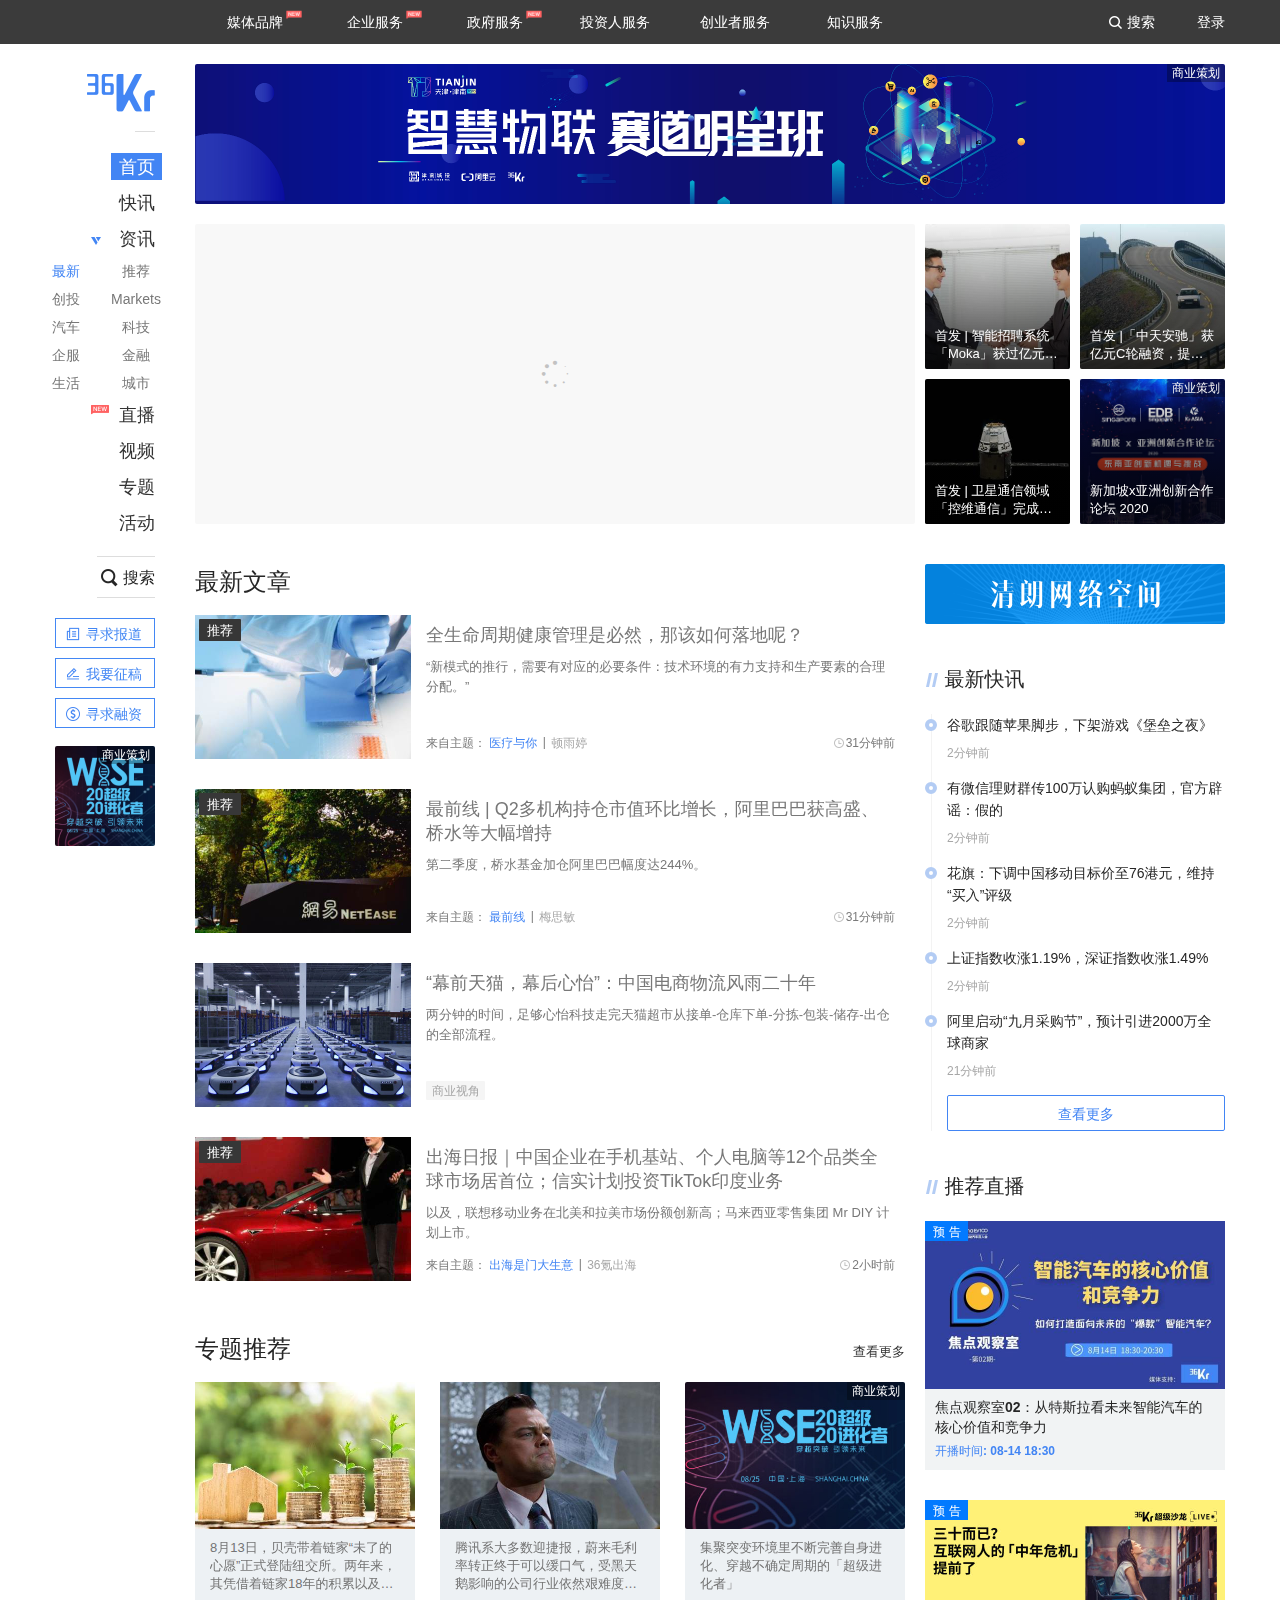
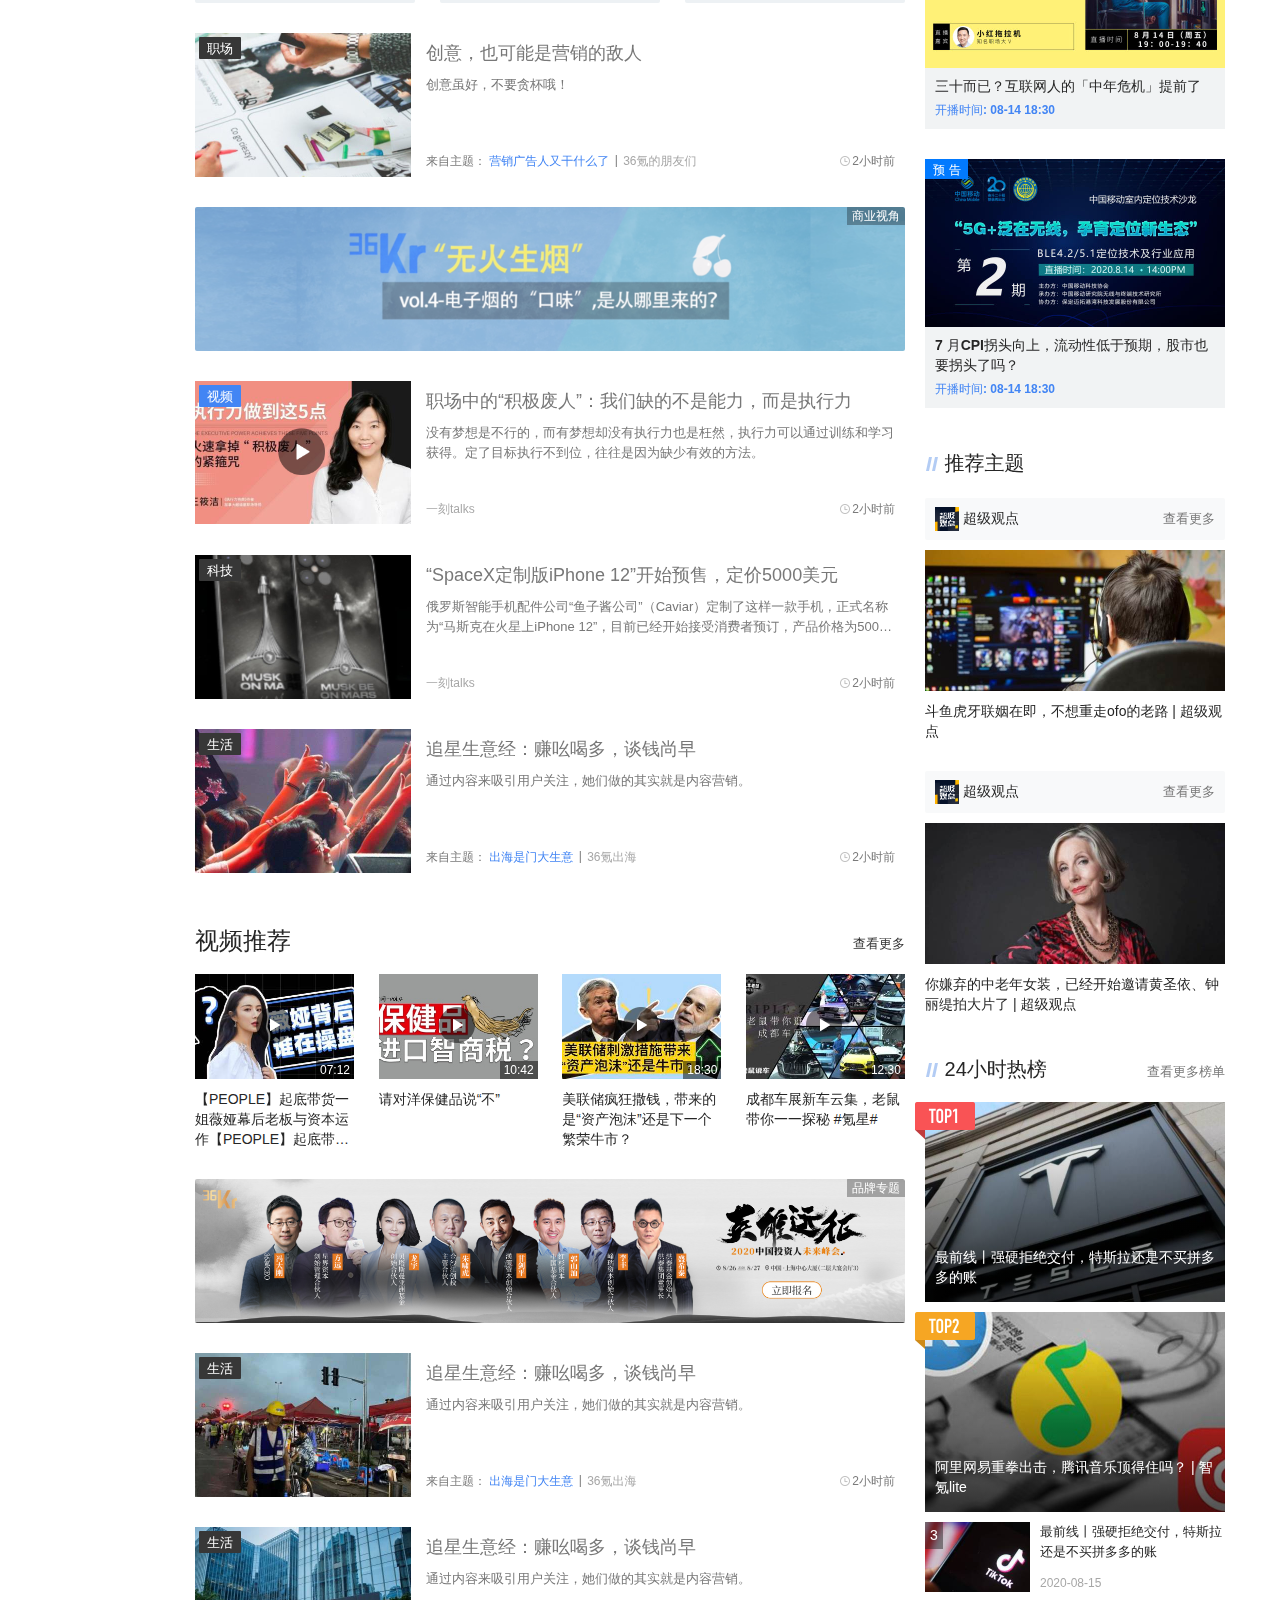
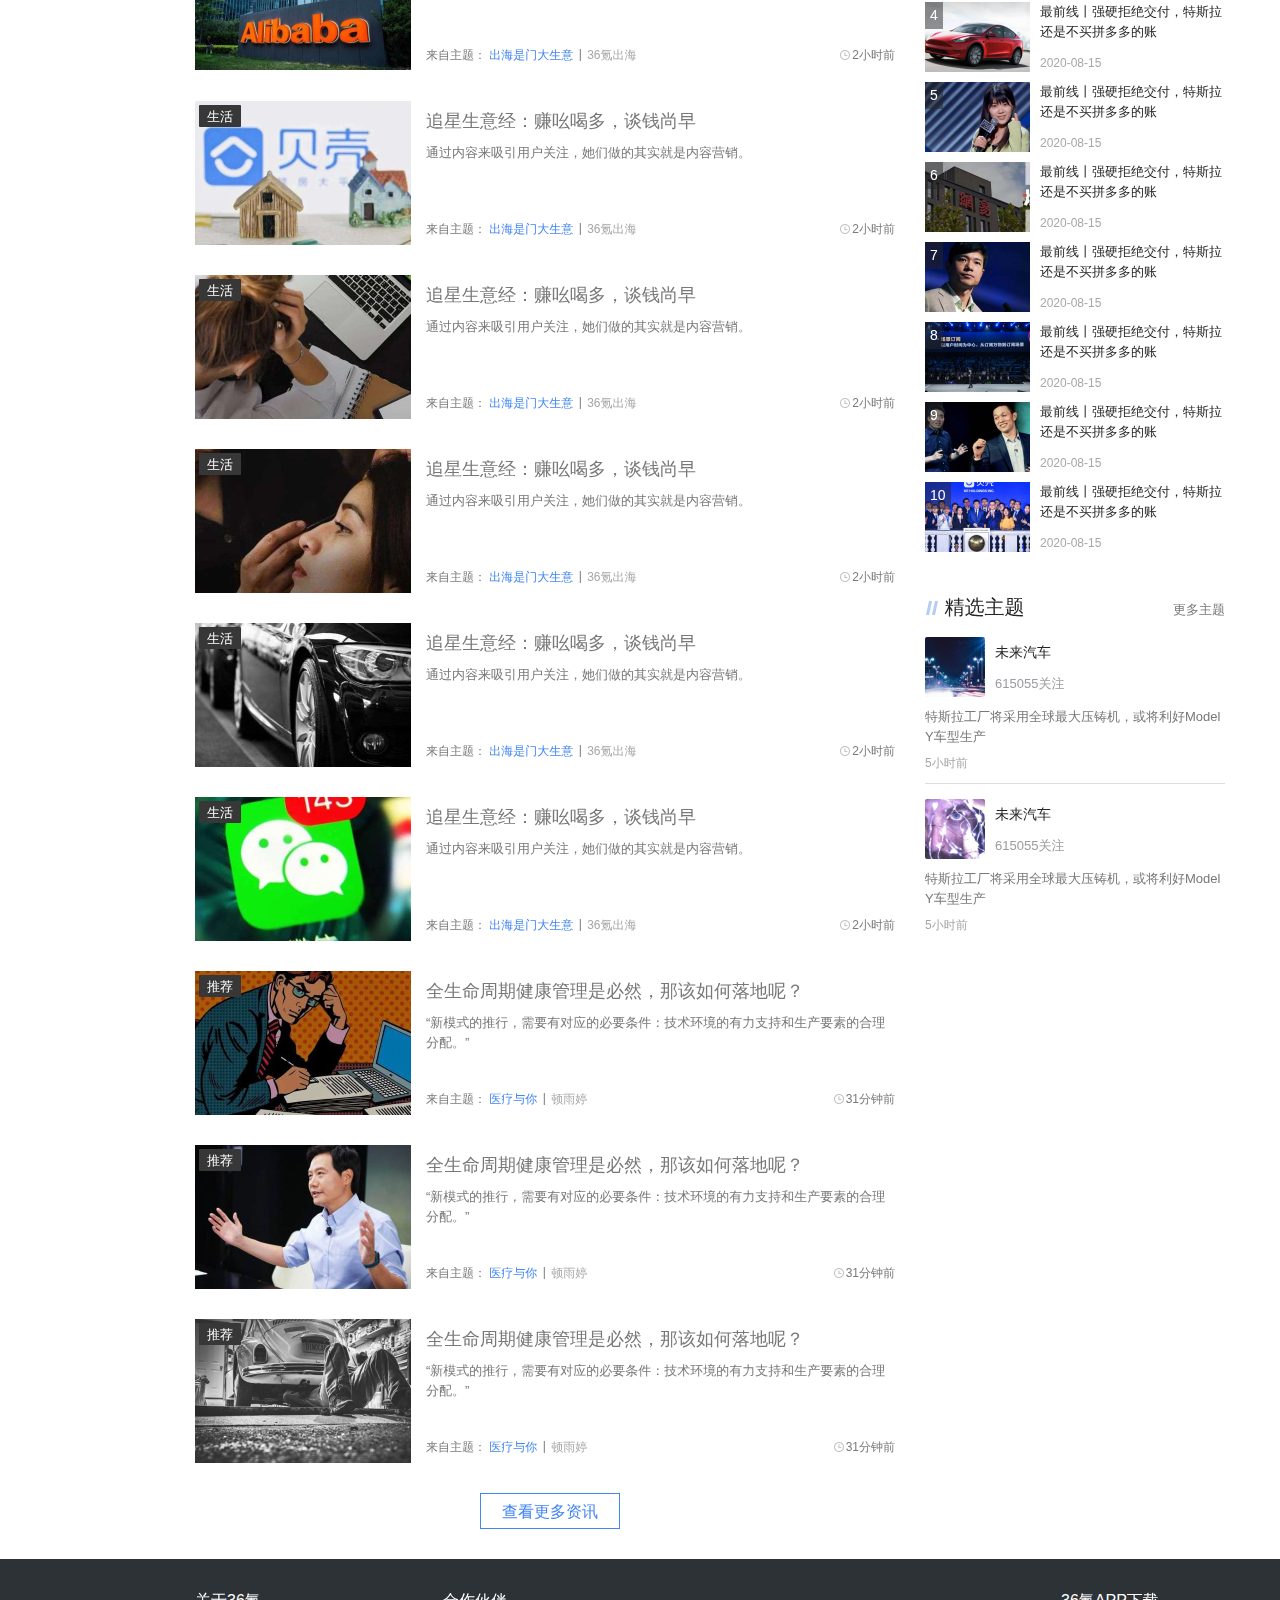
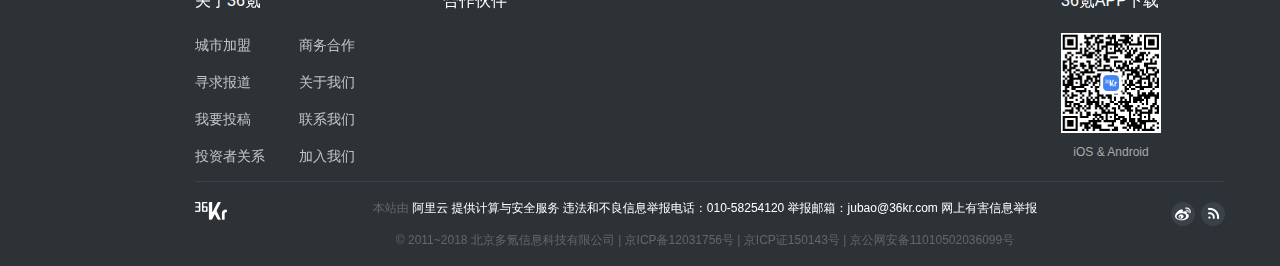
<file: bigevent-custom-static/index.html>
<!DOCTYPE html>
<html lang="en">

<head>
  <meta charset="UTF-8">
  <meta http-equiv="X-UA-Compatible" content="ie=edge">
  <title>36氪_让一部分人先看到未来</title>
  <link rel="shortcut icon" href="./favicon.ico">
  <link rel="stylesheet" href="./css/normalize.css">
  <link rel="stylesheet" href="./assets/layui/css/layui.css">
  <link rel="stylesheet" href="./css/index.css">
</head>

<body>
  <div class="viewport">
    <!-- 头部 -->
    <div class="kr_header">
      <div class="kr_header_inner">
        <!-- 导航 -->
        <ul class="navs">
          <li class="is_new">
            <span class="label">媒体品牌</span>
            <ul class="list">
              <li>
                <a href="./list.html" class="reddot">未来汽车日报</a>
              </li>
              <li>
                <a href="./list.html">零售老板内参</a>
              </li>
              <li>
                <a href="./list.html">未来地产</a>
              </li>
              <li>
                <a href="./list.html">KrASIA</a>
              </li>
              <li>
                <a href="./list.html">Tech星球</a>
              </li>
              <li>
                <a href="./list.html">超人测评</a>
              </li>
            </ul>
          </li>
          <li class="is_new">
            <span class="label">企业服务</span>
            <ul class="list">
              <li>
                <a href="./list.html" class="reddot">企服严选</a>
              </li>
              <li>
                <a href="./list.html">EClub企业项目库</a>
              </li>
              <li>
                <a href="./list.html">36Kr研究院</a>
              </li>
              <li>
                <a href="./list.html" class="reddot">Kr8创新平台</a>
              </li>
              <li>
                <a href="./list.html">36Kr创新咨询</a>
              </li>
              <li>
                <a href="./list.html">氪榜</a>
              </li>
            </ul>
          </li>
          <li class="is_new">
            <span class="label">政府服务</span>
            <ul class="list">
              <li>
                <a href="./list.html" class="reddot">城市之窗</a>
              </li>
              <li>
                <a href="./list.html" class="reddot">政企对接</a>
              </li>
            </ul>
          </li>
          <li>
            <span class="label">投资人服务</span>
            <ul class="list">
              <li>
                <a href="./list.html">VClub</a>
              </li>
              <li>
                <a href="./list.html;">VClub投资机构库</a>
              </li>
            </ul>
          </li>
          <li>
            <span class="label">创业者服务</span>
            <ul class="list">
              <li>
                <a href="./list.html">寻求报道</a>
              </li>
              <li>
                <a href="./list.html">寻求融资</a>
              </li>
              <li>
                <a href="./list.html">36氪Pro</a>
              </li>
            </ul>
          </li>
          <li>
            <span class="label">知识服务</span>
            <ul class="list">
              <li>
                <a href="./list.html">开氪</a>
              </li>
            </ul>
          </li>
        </ul>
        <!-- 其它 -->
        <div class="extra">
          <a href="javascript:;" class="search_btn">搜索</a>
          <a href="javascript:;">登录</a>
        </div>
      </div>
    </div>
    <!-- 公共布局 -->
    <div class="kr_layout clearfix">
      <!-- 左侧菜单 -->
      <div class="kr_menu">
        <!-- Logo -->
        <h1 class="logo sprites"><a href="./index.html">36Kr</a></h1>
        <!-- 菜单栏 -->
        <ul class="menus">
          <li><a class="active" href="./index.html">首页</a></li>
          <li><a href="./list.html">快讯</a></li>
          <li class="collapsed">
            <i class="sprites triangle"></i>
            <a href="./list.html">资讯</a>
            <ul class="sub_menus">
              <li>
                <a href="./list.html" class="active">最新</a>
                <a href="./list.html">创投</a>
                <a href="./list.html">汽车</a>
                <a href="./list.html">企服</a>
                <a href="./list.html">生活</a>
              </li>
              <li>
                <a href="./list.html">推荐</a>
                <a href="./list.html">Markets</a>
                <a href="./list.html">科技</a>
                <a href="./list.html">金融</a>
                <a href="./list.html">城市</a>
              </li>
            </ul>
          </li>
          <li><a href="./list.html" class="is_new">直播</a></li>
          <li><a href="./list.html">视频</a></li>
          <li><a href="./list.html">专题</a></li>
          <li><a href="./list.html">活动</a></li>
        </ul>
        <!-- 搜索框 -->
        <a href="javascript:;" class="search_btn">搜索</a>
        <!-- 其它 -->
        <ul class="extra">
          <li>
            <a href="javascript:;" class="sprites report">寻求报道</a>
          </li>
          <li>
            <a href="javascript:;" class="sprites contribution">我要征稿</a>
          </li>
          <li>
            <a href="javascript:;" class="sprites finance">寻求融资</a>
          </li>
        </ul>
        <!-- 广告 -->
        <div class="ad">
          <a href="javascript:;">
            <img src="./uploads/ad_1.png" alt="">
            <span>商业策划</span>
          </a>
        </div>
      </div>
      <!-- 广告位 -->
      <div class="ad-placeholder">
        <div class="ad">
          <a href="javascript:;">
            <img src="./uploads/ad_2.png" alt="">
          </a>
          <span>商业策划</span>
        </div>
      </div>
      <!-- 焦点图 -->
      <div class="kr_banner">
        <div class="slides layui-carousel" lay-filter="kr_carousel" id="kr_carousel">
          <ul carousel-item>
            <!-- <li class="img-effect">
              <a href="javascript:;">
                <img src="./uploads/banner_1.png" alt="">
              </a>
            </li>
            <li class="img-effect">
              <a href="javascript:;">
                <img src="./uploads/banner_2.png" alt="">
              </a>
            </li>
            <li class="img-effect">
              <a href="javascript:;">
                <img src="./uploads/banner_3.png" alt="">
              </a>
            </li>
            <li class="img-effect">
              <a href="javascript:;">
                <img src="./uploads/banner_4.png" alt="">
              </a>
            </li>
            <li class="ad">
              <a href="javascript:;">
                <img src="./uploads/banner_5.png" alt="">
              </a>
              <span>商业策划</span>
            </li>
            <li class="img-effect">
              <a href="javascript:;">
                <img src="./uploads/banner_6.png" alt="">
              </a>
            </li> -->
          </ul>
        </div>
        <!-- 其它 -->
        <ul class="extra">
          <li class="img-effect">
            <a href="./detail.html">
              <img src="./uploads/picture_1.jpg" alt="">
            </a>
            <p class="label text_overflow">首发 | 智能招聘系统「Moka」获过亿元 B+ 轮融资</p>
          </li>
          <li class="img-effect">
            <a href="./detail.html">
              <img src="./uploads/picture_2.jpg" alt="">
            </a>
            <p class="label text_overflow">首发 |「中天安驰」获亿元C轮融资，提供交通出行AIoT方案</p>
          </li>
          <li class="img-effect">
            <a href="./detail.html">
              <img src="./uploads/picture_3.jpg" alt="">
            </a>
            <p class="label text_overflow">首发 | 卫星通信领域「控维通信」完成数千万A轮融资</p>
          </li>
          <li class="ad">
            <a href="./detail.html">
              <img src="./uploads/picture_4.jpg" alt="">
            </a>
            <span>商业策划</span>
            <p class="label text_overflow">新加坡x亚洲创新合作论坛 2020</p>
          </li>
        </ul>
      </div>
      <!-- 右侧边栏 -->
      <div class="kr_aside">
        <a href="javascript:;">
          <img src="./images/purify.png" alt="">
        </a>
        <!-- 最新快讯 -->
        <div class="kr_widget">
          <h4 class="kr_widget_header">
            <i class="sprites line"></i> 最新快讯
          </h4>
          <ul class="timeline">
            <li>
              <a href="./detail.html" class="text_overflow">谷歌跟随苹果脚步，下架游戏《堡垒之夜》</a>
              <span>2分钟前</span>
            </li>
            <li>
              <a href="./detail.html" class="text_overflow">有微信理财群传100万认购蚂蚁集团，官方辟谣：假的</a>
              <span>2分钟前</span>
            </li>
            <li>
              <a href="./detail.html" class="text_overflow">花旗：下调中国移动目标价至76港元，维持“买入”评级</a>
              <span>2分钟前</span>
            </li>
            <li>
              <a href="./detail.html" class="text_overflow">上证指数收涨1.19%，深证指数收涨1.49%</a>
              <span>2分钟前</span>
            </li>
            <li>
              <a href="./detail.html" class="text_overflow">阿里启动“九月采购节”，预计引进2000万全球商家</a>
              <span>21分钟前</span>
            </li>
            <li>
              <a href="./list.html" class="more">查看更多</a>
            </li>
          </ul>
        </div>
        <!-- 推荐直播 -->
        <div class="kr_widget">
          <h4 class="kr_widget_header">
            <i class="sprites line"></i> 推荐直播
          </h4>
          <div class="kr_live_card">
            <div class="img-effect">
              <a href="./detail.html">
                <img src="./uploads/live_1.jpg" alt="">
              </a>
              <span class="label">预告</span>
            </div>
            <div class="meta">
              <a href="./detail.html" class="text_overflow">焦点观察室02：从特斯拉看未来智能汽车的核心价值和竞争力</a>
              <p><span>开播时间</span>: 08-14 18:30</p>
            </div>
          </div>
          <div class="kr_live_card">
            <div class="img-effect">
              <a href="./detail.html">
                <img src="./uploads/live_2.jpg" alt="">
              </a>
              <span class="label">预告</span>
            </div>
            <div class="meta">
              <a href="./detail.html" class="text_overflow">三十而已？互联网人的「中年危机」提前了</a>
              <p><span>开播时间</span>: 08-14 18:30</p>
            </div>
          </div>
          <div class="kr_live_card">
            <div class="img-effect">
              <a href="./detail.html">
                <img src="./uploads/live_3.jpg" alt="">
              </a>
              <span class="label">预告</span>
            </div>
            <div class="meta">
              <a href="./detail.html" class="text_overflow">7 月CPI拐头向上，流动性低于预期，股市也要拐头了吗？</a>
              <p><span>开播时间</span>: 08-14 18:30</p>
            </div>
          </div>
        </div>
        <!-- 推荐主题 -->
        <div class="kr_widget">
          <h4 class="kr_widget_header">
            <i class="sprites line"></i> 推荐主题
          </h4>
          <div class="kr_topic_card">
            <div class="header">
              <img src="./uploads/avatar_1.png" alt="">
              <span>超级观点</span>
              <a href="./list.html" class="more">查看更多</a>
            </div>
            <div class="img-effect">
              <img src="./uploads/topic_1.jpg" alt="">
            </div>
            <a href="./detail.html" class="link text_overflow">斗鱼虎牙联姻在即，不想重走ofo的老路 | 超级观点</a>
          </div>
          <div class="kr_topic_card">
            <div class="header">
              <img src="./uploads/avatar_1.png" alt="">
              <span>超级观点</span>
              <a href="./list.html" class="more">查看更多</a>
            </div>
            <div class="img-effect">
              <img src="./uploads/topic_2.jpg" alt="">
            </div>
            <a href="./detail.html" class="link text_overflow">你嫌弃的中老年女装，已经开始邀请黄圣依、钟丽缇拍大片了 | 超级观点</a>
          </div>
        </div>
        <!-- 24小时热榜 -->
        <div class="kr_widget">
          <h4 class="kr_widget_header">
            <i class="sprites line"></i> 24小时热榜
            <a href="./list.html">查看更多榜单</a>
          </h4>
          <div class="kr_hot_card" data-index="1">
            <a href="./detail.html">
              <div class="img-effect">
                <img src="./uploads/hot_1.jpg" alt="">
              </div>
              <span class="text_overflow">最前线丨强硬拒绝交付，特斯拉还是不买拼多多的账</span>
            </a>
          </div>
          <div class="kr_hot_card" data-index="2">
            <a href="./detail.html">
              <div class="img-effect">
                <img src="./uploads/hot_2.jpg" alt="">
              </div>
              <span class="text_overflow">阿里网易重拳出击，腾讯音乐顶得住吗？ | 智氪lite</span>
            </a>
          </div>
          <div class="kr_hot_card" data-index="3">
            <a href="./detail.html">
              <div class="img-effect">
                <img src="./uploads/hot_3.jpg" alt="">
              </div>
              <span class="text_overflow">最前线丨强硬拒绝交付，特斯拉还是不买拼多多的账</span>
              <i>2020-08-15</i>
            </a>
          </div>
          <div class="kr_hot_card" data-index="4">
            <a href="./detail.html">
              <div class="img-effect">
                <img src="./uploads/hot_4.jpg" alt="">
              </div>
              <span class="text_overflow">最前线丨强硬拒绝交付，特斯拉还是不买拼多多的账</span>
              <i>2020-08-15</i>
            </a>
          </div>
          <div class="kr_hot_card" data-index="5">
            <a href="./detail.html">
              <div class="img-effect">
                <img src="./uploads/hot_5.jpg" alt="">
              </div>
              <span class="text_overflow">最前线丨强硬拒绝交付，特斯拉还是不买拼多多的账</span>
              <i>2020-08-15</i>
            </a>
          </div>
          <div class="kr_hot_card" data-index="6">
            <a href="./detail.html">
              <div class="img-effect">
                <img src="./uploads/hot_6.jpg" alt="">
              </div>
              <span class="text_overflow">最前线丨强硬拒绝交付，特斯拉还是不买拼多多的账</span>
              <i>2020-08-15</i>
            </a>
          </div>
          <div class="kr_hot_card" data-index="7">
            <a href="./detail.html">
              <div class="img-effect">
                <img src="./uploads/hot_7.jpg" alt="">
              </div>
              <span class="text_overflow">最前线丨强硬拒绝交付，特斯拉还是不买拼多多的账</span>
              <i>2020-08-15</i>
            </a>
          </div>
          <div class="kr_hot_card" data-index="8">
            <a href="./detail.html">
              <div class="img-effect">
                <img src="./uploads/hot_8.jpg" alt="">
              </div>
              <span class="text_overflow">最前线丨强硬拒绝交付，特斯拉还是不买拼多多的账</span>
              <i>2020-08-15</i>
            </a>
          </div>
          <div class="kr_hot_card" data-index="9">
            <a href="./detail.html">
              <div class="img-effect">
                <img src="./uploads/hot_9.jpg" alt="">
              </div>
              <span class="text_overflow">最前线丨强硬拒绝交付，特斯拉还是不买拼多多的账</span>
              <i>2020-08-15</i>
            </a>
          </div>
          <div class="kr_hot_card" data-index="10">
            <a href="./detail.html">
              <div class="img-effect">
                <img src="./uploads/hot_10.jpg" alt="">
              </div>
              <span class="text_overflow">最前线丨强硬拒绝交付，特斯拉还是不买拼多多的账</span>
              <i>2020-08-15</i>
            </a>
          </div>
        </div>
        <!-- 精选主题 -->
        <div class="kr_widget kr_best">
          <h4 class="kr_widget_header">
            <i class="sprites line"></i> 精选主题
            <a href="./list.html">更多主题</a>
          </h4>
          <div class="kr_best_card">
            <div class="img-effect">
              <img src="./uploads/best_1.jpg" alt="">
            </div>
            <div class="meta">
              <a href="./detail.html">未来汽车</a>
              <span>615055关注</span>
            </div>
            <div class="extra">
              <a href="javascript:;">特斯拉工厂将采用全球最大压铸机，或将利好Model Y车型生产</a>
              <span>5小时前</span>
            </div>
          </div>
          <div class="kr_best_card">
            <div class="img-effect">
              <img src="./uploads/best_2.jpg" alt="">
            </div>
            <div class="meta">
              <a href="javascript:;">未来汽车</a>
              <span>615055关注</span>
            </div>
            <div class="extra">
              <a href="javascript:;">特斯拉工厂将采用全球最大压铸机，或将利好Model Y车型生产</a>
              <span>5小时前</span>
            </div>
          </div>
        </div>
      </div>
      <!-- 主体 -->
      <div class="kr_body">
        <div class="kr_panel">
          <!-- 标题 -->
          <div class="kr_panel_title">
            <h3>最新文章</h3>
          </div>
          <!-- Feeds -->
          <div class="index_feed border-effect">
            <div class="cover img-effect">
              <img src="./uploads/cover_1.jpg" alt="">
              <a href="./list.html" class="label">推荐</a>
            </div>
            <div class="meta">
              <a href="./detail.html" class="title text_overflow">
                全生命周期健康管理是必然，那该如何落地呢？
              </a>
              <a href="./detail.html" class="brief text_overflow">
                “新模式的推行，需要有对应的必要条件：技术环境的有力支持和生产要素的合理分配。”
              </a>
              <div class="extra">
                来自主题：
                <a href="javascript:;" class="topic">医疗与你</a>
                <i class="line">|</i>
                <a href="javascript:;" class="author">顿雨婷</a>
                <span class="time"><i class="sprites clock"></i>31分钟前</span>
              </div>
            </div>
          </div>
          <div class="index_feed border-effect">
            <div class="cover img-effect">
              <img src="./uploads/cover_2.jpg" alt="">
              <a href="./list.html" class="label">推荐</a>
            </div>
            <div class="meta">
              <a href="./detail.html" class="title text_overflow">
                最前线 | Q2多机构持仓市值环比增长，阿里巴巴获高盛、桥水等大幅增持
              </a>
              <a href="./detail.html" class="brief text_overflow">
                第二季度，桥水基金加仓阿里巴巴幅度达244%。
              </a>
              <div class="extra">
                来自主题：
                <a href="javascript:;" class="topic">最前线</a>
                <i class="line">|</i>
                <a href="javascript:;" class="author">梅思敏</a>
                <span class="time"><i class="sprites clock"></i>31分钟前</span>
              </div>
            </div>
          </div>
          <div class="index_feed border-effect">
            <div class="cover img-effect">
              <img src="./uploads/cover_3.jpg" alt="">
            </div>
            <div class="meta">
              <a href="./detail.html" class="title text_overflow">
                “幕前天猫，幕后心怡”：中国电商物流风雨二十年
              </a>
              <p class="brief text_overflow">​
                两分钟的时间，足够心怡科技走完天猫超市从接单-仓库下单-分拣-包装-储存-出仓的全部流程。
              </p>
              <div class="extra">
                <span class="label">商业视角</span>
              </div>
            </div>
          </div>
          <div class="index_feed border-effect">
            <div class="cover img-effect">
              <img src="./uploads/cover_4.jpg" alt="">
              <a href="./list.html" class="label">推荐</a>
            </div>
            <div class="meta">
              <a href="./detail.html" class="title text_overflow">
                出海日报｜中国企业在手机基站、个人电脑等12个品类全球市场居首位；信实计划投资TikTok印度业务
              </a>
              <a href="./detail.html;" class="brief text_overflow">
                以及，联想移动业务在北美和拉美市场份额创新高；马来西亚零售集团 Mr DIY 计划上市。
              </a>
              <div class="extra">
                来自主题：
                <a href="javascript:;" class="topic">出海是门大生意</a>
                <i class="line">|</i>
                <a href="javascript:;" class="author">36氪出海</a>
                <span class="time"><i class="sprites clock"></i>2小时前</span>
              </div>
            </div>
          </div>
        </div>
        <!-- 专题推荐 -->
        <div class="kr_panel">
          <div class="kr_panel_title">
            <h3>专题推荐</h3>
            <a href="javascript:;" class="more">查看更多</a>
          </div>
          <!-- 专题列表 -->
          <div class="kr_topic">
            <a class="kr_topic_card border-effect">
              <div class="img-effect">
                <img src="./uploads/card_1.jpg" alt="">
              </div>
              <div class="brief">
                <p class="text_overflow">
                  8月13日，贝壳带着链家“未了的心愿”正式登陆纽交所。两年来，其凭借着链家18年的积累以及ACN模式迅速发展，成功跻身行业头部。腾讯押中贝壳，阿里迅速增持易居，意图平衡局势，贝壳上市，其价值究竟几何？股市里，线上卖房还会如此受欢迎吗？
                </p>
              </div>
            </a>
            <a class="kr_topic_card border-effect">
              <div class="img-effect">
                <img src="./uploads/card_2.jpg" alt="">
              </div>
              <div class="brief">
                <p class="text_overflow">腾讯系大多数迎捷报，蔚来毛利率转正终于可以缓口气，受黑天鹅影响的公司行业依然艰难度日，大公司财报为你持续更新。</p>
              </div>
            </a>
            <a class="kr_topic_card border-effect">
              <div class="ad">
                <img src="./uploads/card_3.jpg" alt="">
                <span>商业策划</span>
              </div>
              <div class="brief">
                <p class="text_overflow">
                  集聚突变环境里不断完善自身进化、穿越不确定周期的「超级进化者」
                </p>
              </div>
            </a>
          </div>
          <div class="index_feed border-effect">
            <div class="cover img-effect">
              <img src="./uploads/cover_5.jpg" alt="">
              <a href="javascript:;" class="label">职场</a>
            </div>
            <div class="meta">
              <a href="javascript:;" class="title text_overflow">
                创意，也可能是营销的敌人
              </a>
              <a href="javascript:;" class="brief text_overflow">创意虽好，不要贪杯哦！</a>
              <div class="extra">
                来自主题：
                <a href="javascript:;" class="topic">营销广告人又干什么了</a>
                <i class="line">|</i>
                <a href="javascript:;" class="author">36氪的朋友们</a>
                <span class="time"><i class="sprites clock"></i>2小时前</span>
              </div>
            </div>
          </div>
          <!-- 广告位 -->
          <div class="ad">
            <img src="./uploads/ad_3.png" alt="">
            <span>商业视角</span>
          </div>
          <div class="index_feed border-effect">
            <div class="cover video img-effect">
              <img src="./uploads/cover_6.jpg" alt="">
              <a href="javascript:;" class="label">视频</a>
              <i class="sprites"></i>
            </div>
            <div class="meta">
              <a href="javascript:;" class="title text_overflow">
                职场中的“积极废人”：我们缺的不是能力，而是执行力
              </a>
              <p class="brief text_overflow">​
                没有梦想是不行的，而有梦想却没有执行力也是枉然，执行力可以通过训练和学习获得。定了目标执行不到位，往往是因为缺少有效的方法。
              </p>
              <div class="extra">
                <a href="javascript:;" class="author">一刻talks</a>
                <span class="time"><i class="sprites clock"></i>2小时前</span>
              </div>
            </div>
          </div>
          <div class="index_feed border-effect">
            <div class="cover img-effect">
              <img src="./uploads/cover_7.jpg" alt="">
              <a href="javascript:;" class="label">科技</a>
              <i class="sprites"></i>
            </div>
            <div class="meta">
              <a href="javascript:;" class="title text_overflow">
                “SpaceX定制版iPhone 12”开始预售，定价5000美元
              </a>
              <a href="javascript:;" class="brief text_overflow">俄罗斯智能手机配件公司“鱼子酱公司”（Caviar）定制了这样一款手机，正式名称为“马斯克在火星上iPhone
                12”，目前已经开始接受消费者预订，产品价格为5000美元。</a>
              <div class="extra">
                <a href="javascript:;" class="author">一刻talks</a>
                <span class="time"><i class="sprites clock"></i>2小时前</span>
              </div>
            </div>
          </div>
          <div class="index_feed border-effect">
            <div class="cover img-effect">
              <img src="./uploads/cover_8.jpg" alt="">
              <a href="javascript:;" class="label">生活</a>
              <i class="sprites"></i>
            </div>
            <div class="meta">
              <a href="javascript:;" class="title text_overflow">
                追星生意经：赚吆喝多，谈钱尚早
              </a>
              <a href="javascript:;" class="brief text_overflow">通过内容来吸引用户关注，她们做的其实就是内容营销。</a>
              <div class="extra">
                来自主题：
                <a href="javascript:;" class="topic">出海是门大生意</a>
                <i class="line">|</i>
                <a href="javascript:;" class="author">36氪出海</a>
                <span class="time"><i class="sprites clock"></i>2小时前</span>
              </div>
            </div>
          </div>
        </div>
        <!-- 视频推荐 -->
        <div class="kr_panel">
          <div class="kr_panel_title">
            <h3>视频推荐</h3>
            <a href="javascript:;" class="more">查看更多</a>
          </div>
          <!-- 视频列表 -->
          <div class="kr_video">
            <a href="javascript:;" class="kr_video_card border-effect">
              <div class="img-effect video">
                <img src="./uploads/video_1.jpg" alt="">
                <i class="sprites"></i>
                <i class="time">07:12</i>
              </div>
              <div class="brief">
                <p class="text_overflow">【PEOPLE】起底带货一姐薇娅幕后老板与资本运作【PEOPLE】起底带货一姐薇娅幕后老板与资本运作【PEOPLE】起底带货一姐薇娅幕后老板与资本运作</p>
              </div>
            </a>
            <a href="javascript:;" class="kr_video_card border-effect">
              <div class="img-effect video">
                <img src="./uploads/video_2.jpg" alt="">
                <i class="sprites"></i>
                <i class="time">10:42</i>
              </div>
              <div class="brief">
                <p class="text_overflow">请对洋保健品说“不”</p>
              </div>
            </a>
            <a href="javascript:;" class="kr_video_card border-effect">
              <div class="img-effect video">
                <img src="./uploads/video_3.jpg" alt="">
                <i class="sprites"></i>
                <i class="time">18:30</i>
              </div>
              <div class="brief">
                <p class="text_overflow">美联储疯狂撒钱，带来的是“资产泡沫”还是下一个繁荣牛市？</p>
              </div>
            </a>
            <a href="javascript:;" class="kr_video_card border-effect">
              <div class="img-effect video">
                <img src="./uploads/video_4.jpg" alt="">
                <i class="sprites"></i>
                <i class="time">12:30</i>
              </div>
              <div class="brief">
                <p>成都车展新车云集，老鼠带你一一探秘 #氪星#</p>
              </div>
            </a>
          </div>
          <!-- 广告位 -->
          <div class="ad">
            <img src="./uploads/ad_4.png" alt="">
            <span>品牌专题</span>
          </div>
          <div class="index_feed border-effect">
            <div class="cover img-effect">
              <img src="./uploads/cover_9.jpg" alt="">
              <a href="javascript:;" class="label">生活</a>
              <i class="sprites"></i>
            </div>
            <div class="meta">
              <a href="javascript:;" class="title text_overflow">
                追星生意经：赚吆喝多，谈钱尚早
              </a>
              <a href="javascript:;" class="brief text_overflow">通过内容来吸引用户关注，她们做的其实就是内容营销。</a>
              <div class="extra">
                来自主题：
                <a href="javascript:;" class="topic">出海是门大生意</a>
                <i class="line">|</i>
                <a href="javascript:;" class="author">36氪出海</a>
                <span class="time"><i class="sprites clock"></i>2小时前</span>
              </div>
            </div>
          </div>
          <div class="index_feed border-effect">
            <div class="cover img-effect">
              <img src="./uploads/cover_10.jpg" alt="">
              <a href="javascript:;" class="label">生活</a>
              <i class="sprites"></i>
            </div>
            <div class="meta">
              <a href="javascript:;" class="title text_overflow">
                追星生意经：赚吆喝多，谈钱尚早
              </a>
              <a href="javascript:;" class="brief text_overflow">通过内容来吸引用户关注，她们做的其实就是内容营销。</a>
              <div class="extra">
                来自主题：
                <a href="javascript:;" class="topic">出海是门大生意</a>
                <i class="line">|</i>
                <a href="javascript:;" class="author">36氪出海</a>
                <span class="time"><i class="sprites clock"></i>2小时前</span>
              </div>
            </div>
          </div>
          <div class="index_feed border-effect">
            <div class="cover img-effect">
              <img src="./uploads/cover_11.jpg" alt="">
              <a href="javascript:;" class="label">生活</a>
              <i class="sprites"></i>
            </div>
            <div class="meta">
              <a href="javascript:;" class="title text_overflow">
                追星生意经：赚吆喝多，谈钱尚早
              </a>
              <a href="javascript:;" class="brief text_overflow">通过内容来吸引用户关注，她们做的其实就是内容营销。</a>
              <div class="extra">
                来自主题：
                <a href="javascript:;" class="topic">出海是门大生意</a>
                <i class="line">|</i>
                <a href="javascript:;" class="author">36氪出海</a>
                <span class="time"><i class="sprites clock"></i>2小时前</span>
              </div>
            </div>
          </div>
          <div class="index_feed border-effect">
            <div class="cover img-effect">
              <img src="./uploads/cover_12.jpg" alt="">
              <a href="javascript:;" class="label">生活</a>
              <i class="sprites"></i>
            </div>
            <div class="meta">
              <a href="javascript:;" class="title text_overflow">
                追星生意经：赚吆喝多，谈钱尚早
              </a>
              <a href="javascript:;" class="brief text_overflow">通过内容来吸引用户关注，她们做的其实就是内容营销。</a>
              <div class="extra">
                来自主题：
                <a href="javascript:;" class="topic">出海是门大生意</a>
                <i class="line">|</i>
                <a href="javascript:;" class="author">36氪出海</a>
                <span class="time"><i class="sprites clock"></i>2小时前</span>
              </div>
            </div>
          </div>
          <div class="index_feed border-effect">
            <div class="cover img-effect">
              <img src="./uploads/cover_13.jpg" alt="">
              <a href="javascript:;" class="label">生活</a>
              <i class="sprites"></i>
            </div>
            <div class="meta">
              <a href="javascript:;" class="title text_overflow">
                追星生意经：赚吆喝多，谈钱尚早
              </a>
              <a href="javascript:;" class="brief text_overflow">通过内容来吸引用户关注，她们做的其实就是内容营销。</a>
              <div class="extra">
                来自主题：
                <a href="javascript:;" class="topic">出海是门大生意</a>
                <i class="line">|</i>
                <a href="javascript:;" class="author">36氪出海</a>
                <span class="time"><i class="sprites clock"></i>2小时前</span>
              </div>
            </div>
          </div>
          <div class="index_feed border-effect">
            <div class="cover img-effect">
              <img src="./uploads/cover_14.jpg" alt="">
              <a href="javascript:;" class="label">生活</a>
              <i class="sprites"></i>
            </div>
            <div class="meta">
              <a href="javascript:;" class="title text_overflow">
                追星生意经：赚吆喝多，谈钱尚早
              </a>
              <a href="javascript:;" class="brief text_overflow">通过内容来吸引用户关注，她们做的其实就是内容营销。</a>
              <div class="extra">
                来自主题：
                <a href="javascript:;" class="topic">出海是门大生意</a>
                <i class="line">|</i>
                <a href="javascript:;" class="author">36氪出海</a>
                <span class="time"><i class="sprites clock"></i>2小时前</span>
              </div>
            </div>
          </div>
          <div class="index_feed border-effect">
            <div class="cover img-effect">
              <img src="./uploads/cover_15.jpg" alt="">
              <a href="javascript:;" class="label">生活</a>
              <i class="sprites"></i>
            </div>
            <div class="meta">
              <a href="javascript:;" class="title text_overflow">
                追星生意经：赚吆喝多，谈钱尚早
              </a>
              <a href="javascript:;" class="brief text_overflow">通过内容来吸引用户关注，她们做的其实就是内容营销。</a>
              <div class="extra">
                来自主题：
                <a href="javascript:;" class="topic">出海是门大生意</a>
                <i class="line">|</i>
                <a href="javascript:;" class="author">36氪出海</a>
                <span class="time"><i class="sprites clock"></i>2小时前</span>
              </div>
            </div>
          </div>
          <div class="index_feed border-effect">
            <div class="cover img-effect">
              <img src="./uploads/cover_16.jpg" alt="">
              <a href="javascript:;" class="label">推荐</a>
            </div>
            <div class="meta">
              <a href="javascript:;" class="title text_overflow">
                全生命周期健康管理是必然，那该如何落地呢？
              </a>
              <a href="javascript:;" class="brief text_overflow">
                “新模式的推行，需要有对应的必要条件：技术环境的有力支持和生产要素的合理分配。”
              </a>
              <div class="extra">
                来自主题：
                <a href="javascript:;" class="topic">医疗与你</a>
                <i class="line">|</i>
                <a href="javascript:;" class="author">顿雨婷</a>
                <span class="time"><i class="sprites clock"></i>31分钟前</span>
              </div>
            </div>
          </div>
          <div class="index_feed border-effect">
            <div class="cover img-effect">
              <img src="./uploads/cover_17.jpg" alt="">
              <a href="javascript:;" class="label">推荐</a>
            </div>
            <div class="meta">
              <a href="javascript:;" class="title text_overflow">
                全生命周期健康管理是必然，那该如何落地呢？
              </a>
              <a href="javascript:;" class="brief text_overflow">
                “新模式的推行，需要有对应的必要条件：技术环境的有力支持和生产要素的合理分配。”
              </a>
              <div class="extra">
                来自主题：
                <a href="javascript:;" class="topic">医疗与你</a>
                <i class="line">|</i>
                <a href="javascript:;" class="author">顿雨婷</a>
                <span class="time"><i class="sprites clock"></i>31分钟前</span>
              </div>
            </div>
          </div>
          <div class="index_feed border-effect">
            <div class="cover img-effect">
              <img src="./uploads/cover_18.jpg" alt="">
              <a href="javascript:;" class="label">推荐</a>
            </div>
            <div class="meta">
              <a href="javascript:;" class="title text_overflow">
                全生命周期健康管理是必然，那该如何落地呢？
              </a>
              <a href="javascript:;" class="brief text_overflow">
                “新模式的推行，需要有对应的必要条件：技术环境的有力支持和生产要素的合理分配。”
              </a>
              <div class="extra">
                来自主题：
                <a href="javascript:;" class="topic">医疗与你</a>
                <i class="line">|</i>
                <a href="javascript:;" class="author">顿雨婷</a>
                <span class="time"><i class="sprites clock"></i>31分钟前</span>
              </div>
            </div>
          </div>
        </div>

        <div class="kr_more">
          <a href="javascript:;">查看更多资讯</a>
        </div>
      </div>
    </div>
    <!-- 底部 -->
    <div class="kr_footer">
      <div class="kr_footer_inner">
        <!-- 推广链接 -->
        <div class="kr_links">
          <dl class="kr_about">
            <dt>关于36氪</dt>
            <dd>
              <a href="javascript:;">城市加盟</a>
            </dd>
            <dd>
              <a href="javascript:;">商务合作</a>
            </dd>
            <dd>
              <a href="javascript:;">寻求报道</a>
            </dd>
            <dd>
              <a href="javascript:;">关于我们</a>
            </dd>
            <dd>
              <a href="javascript:;">我要投稿</a>
            </dd>
            <dd>
              <a href="javascript:;">联系我们</a>
            </dd>
            <dd>
              <a href="javascript:;">投资者关系</a>
            </dd>
            <dd>
              <a href="javascript:;">加入我们</a>
            </dd>
          </dl>
          <dl class="kr_collaborator">
            <dt>合作伙伴</dt>
            <!-- <dd>
              <a href="javascript:;">
                <img src="./uploads/aliyun.png" alt="">
              </a>
            </dd>
            <dd>
              <a href="javascript:;">
                <img src="./uploads/bytey.png" alt="">
              </a>
            </dd>
            <dd>
              <a href="javascript:;">
                <img src="./uploads/upy.png" alt="">
              </a>
            </dd>
            <dd>
              <a href="javascript:;">
                <img src="./uploads/gaodi.png" alt="">
              </a>
            </dd>
            <dd>
              <a href="javascript:;">
                <img src="./uploads/dailyPlanet.png" alt="">
              </a>
            </dd>
            <dd>
              <a href="javascript:;">
                <img src="./uploads/getui.png" alt="">
              </a>
            </dd>
            <dd>
              <a href="javascript:;">
                <img src="./uploads/jz.png" alt="">
              </a>
            </dd>
            <dd>
              <a href="javascript:;">
                <img src="./uploads/kkj.png" alt="">
              </a>
            </dd>
            <dd>
              <a href="javascript:;">
                <img src="./uploads/huanxin.png" alt="">
              </a>
            </dd>
            <dd>
              <a href="javascript:;">
                <img src="./uploads/teambition.png" alt="">
              </a>
            </dd> -->
          </dl>
          <dl class="kr_download">
            <dt>36氪APP下载</dt>
            <dd>
              <img src="./uploads/qrcode.png" alt="">
              <span>iOS & Android</span>
            </dd>
          </dl>
        </div>
        <!-- 版权信息 -->
        <div class="kr_copyright">
          <p>
            <span>本站由</span>
            <a href="javascript:;">阿里云</a>
            提供计算与安全服务 违法和不良信息举报电话：010-58254120 举报邮箱：jubao@36kr.com
            <a href="javascript:;">网上有害信息举报</a>
          </p>
          <p>
            © 2011~2018 北京多氪信息科技有限公司 |
            <a href="javascript:;">京ICP备12031756号</a> |
            <a href="javascript:;">京ICP证150143号</a> |
            <a href="javascript:;">京公网安备11010502036099号</a>
          </p>
          <!-- 图标 -->
          <i class="sprites logo"></i>
          <i class="sprites weibo"></i>
          <i class="sprites rss"></i>
        </div>
      </div>
    </div>
  </div>
  <script src="./assets/jquery/jquery-3.5.1.min.js"></script>
  <script src="./assets/layui/layui.js"></script>
  <script src="./js/common.js"></script>
  <script src="./js/index.js"></script>
</body>

</html>
</file>
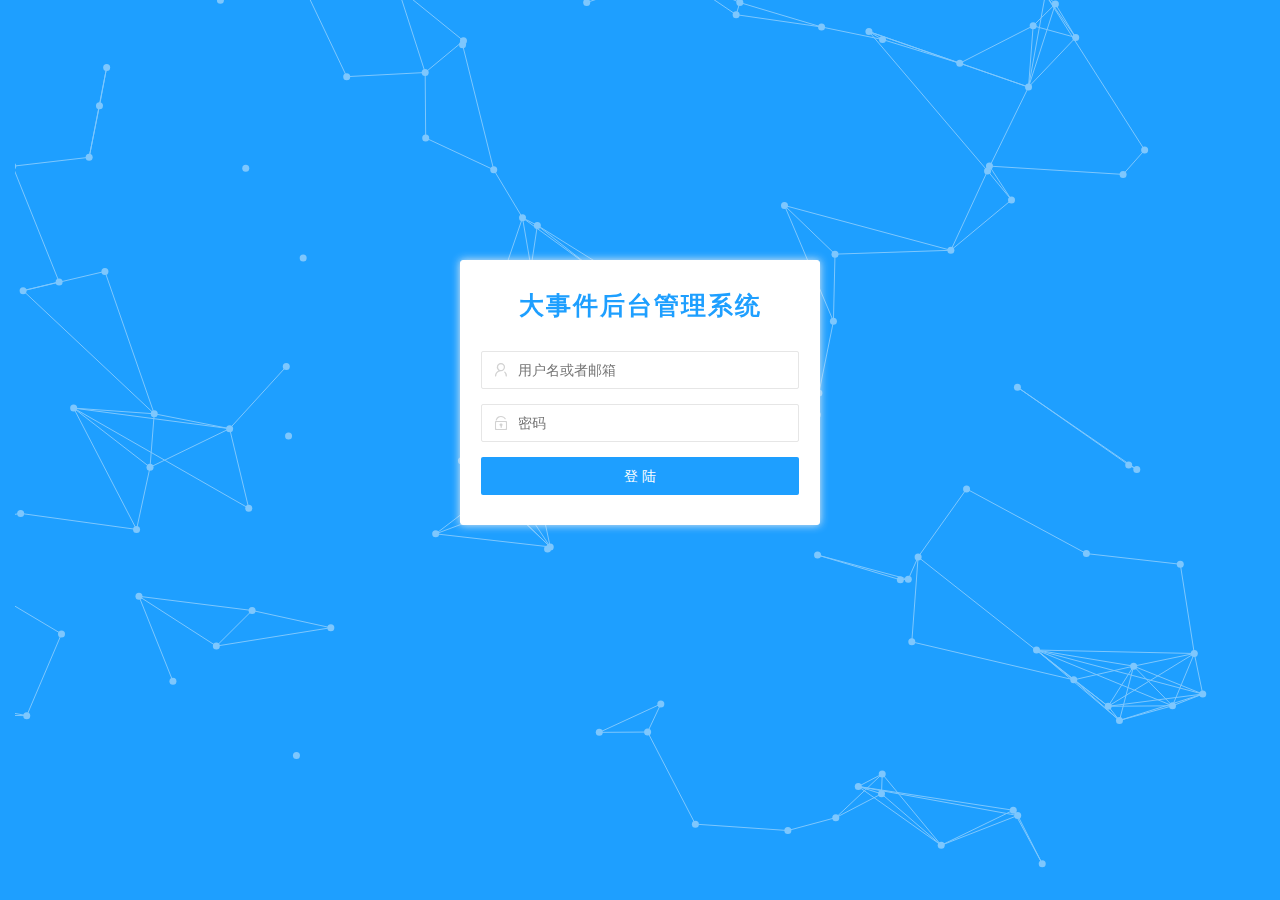
<file: bigevent-test-fe-static/index.html>
<!DOCTYPE html>
<html>

<head>
    <meta charset="utf-8">
    <meta name="viewport" content="width=device-width, initial-scale=1, maximum-scale=1">
    <title>layout 后台大布局 - Layui</title>
    <link rel="stylesheet" href="./assets/lib/layui/css/layui.css">
    <link rel="stylesheet" href="./assets/css/index.css">
</head>

<body class="layui-layout-body">
    <div class="layui-layout layui-layout-admin">
        <div class="layui-header">
            <div class="layui-logo">后台管理系统</div>
            <ul class="layui-nav layui-layout-right">
                <li class="layui-nav-item">
                    <a href="javascript:;">
                        <img src="#" class="layui-nav-img">
                        黑马
                    </a>
                </li>
                <li class="layui-nav-item"><a id="logout-btn" href="javascript:;">退了</a></li>
            </ul>
        </div>

        <div class="layui-side layui-bg-black">
            <div class="layui-side-scroll">
                <!-- 左侧导航区域（可配合layui已有的垂直导航） -->
                <ul class="layui-nav layui-nav-tree" lay-filter="test">
                    <li class="layui-nav-item layui-this"><a href=""><span class="iconfont icon-home"></span>首页</a></li>
                    <li class="layui-nav-item layui-nav-itemed">
                        <a class="" href="javascript:;">用户管理</a>
                        <dl class="layui-nav-child">
                            <dd><a target="iframeArea" href="./user/user.html">用户列表</a></dd>
                            <dd><a target="iframeArea" href="./user/add.html">添加用户</a></dd>
                        </dl>
                    </li>
                    <li class="layui-nav-item">
                        <a href="javascript:;">资源管理</a>
                        <dl class="layui-nav-child">
                            <dd><a target="iframeArea" href="./link/link.html">友情链接</a></dd>
                            <dd><a target="iframeArea" href="./slideshow/slideshow.html">轮播图</a></dd>
                            <dd><a target="iframeArea" href="./comment/comment.html">评论管理</a></dd>
                        </dl>
                    </li>
                </ul>
            </div>
        </div>

        <div class="layui-body">
            <!-- 内容主体区域 -->
            <iframe name="iframeArea" src="./home/home.html"></iframe>
        </div>

        <div class="layui-footer">
            <!-- 底部固定区域 -->
            © www.itheima.com - 黑马程序员
        </div>
    </div>
    <script type="text/javascript" src="./assets/lib/jquery.js"></script>
    <script type="text/javascript" src="./assets/lib/jquery.particleground.min.js"></script>
    <script type="text/javascript" src="./assets/js/common.js"></script>
    <script type="text/javascript" src="./assets/lib/layui/layui.all.js"></script>
    <script type="text/javascript" src="./assets/js/index.js"></script>

</body>

</html>
</file>
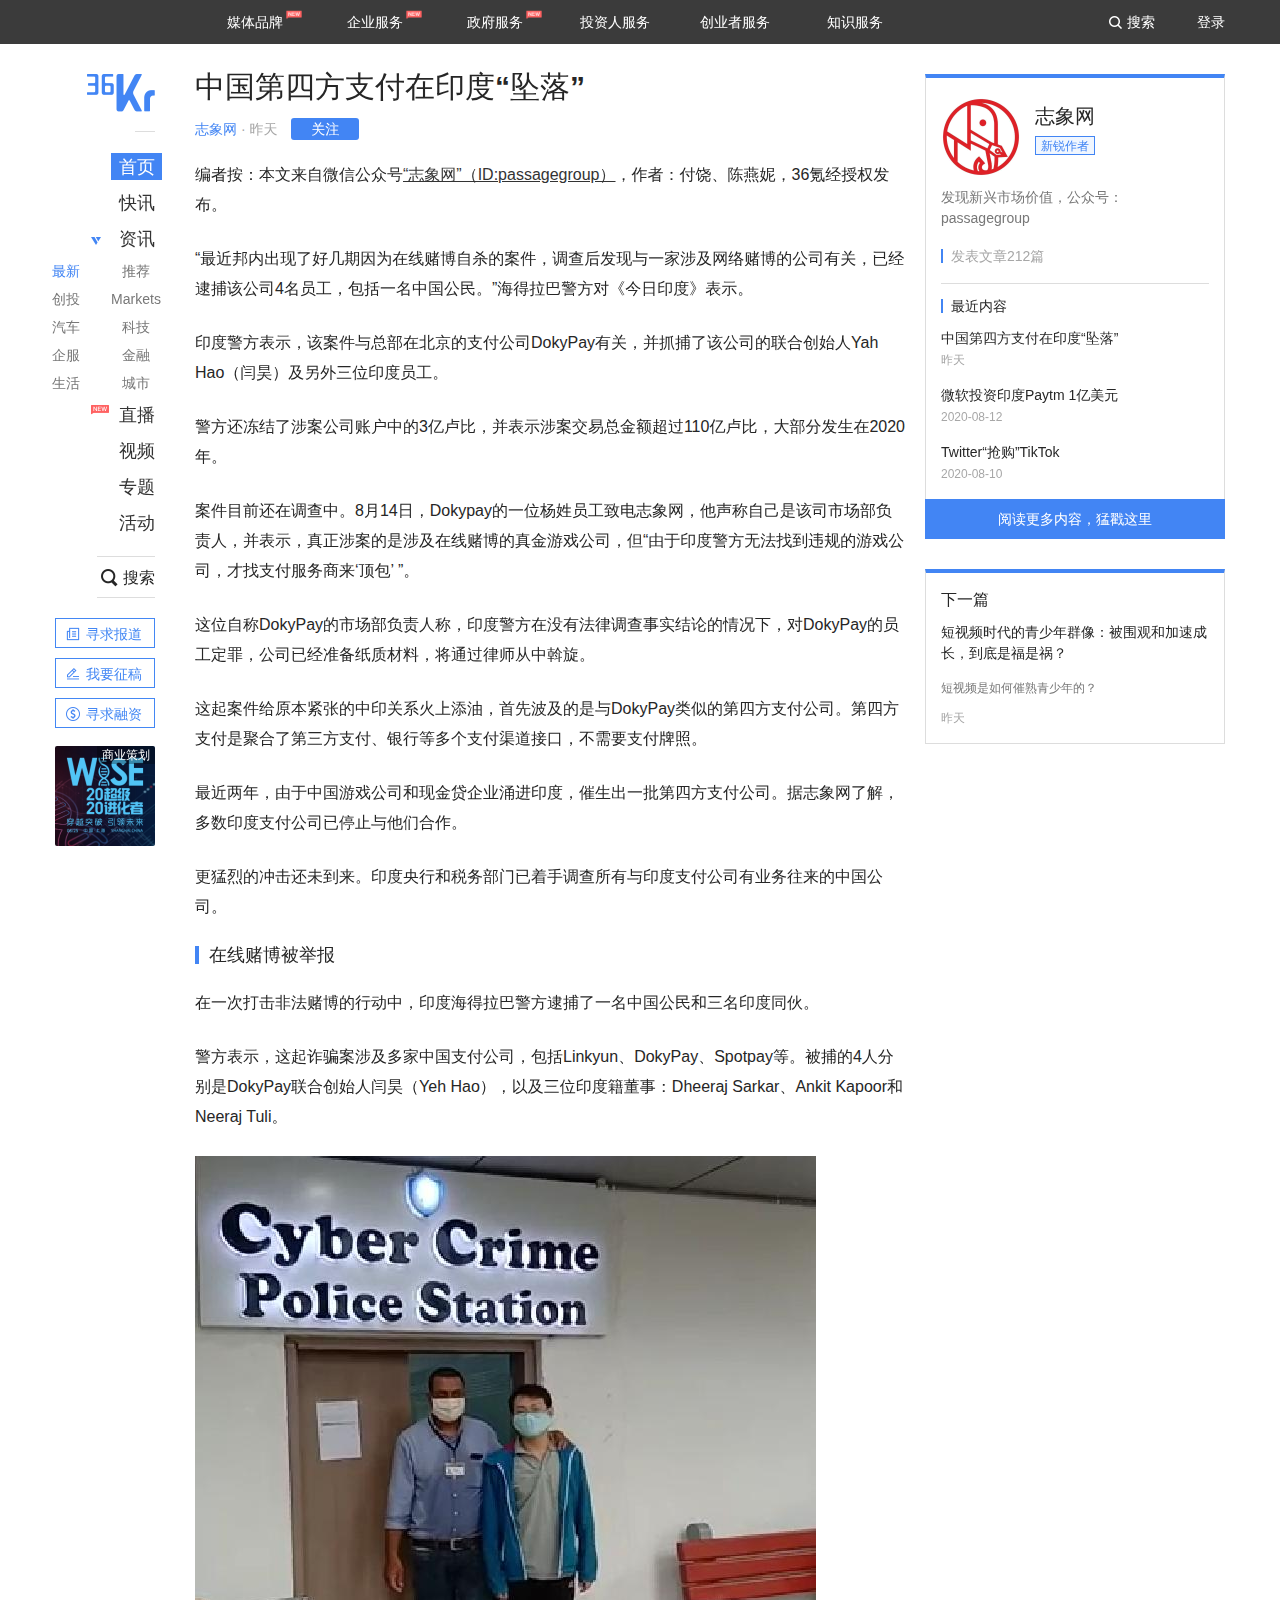
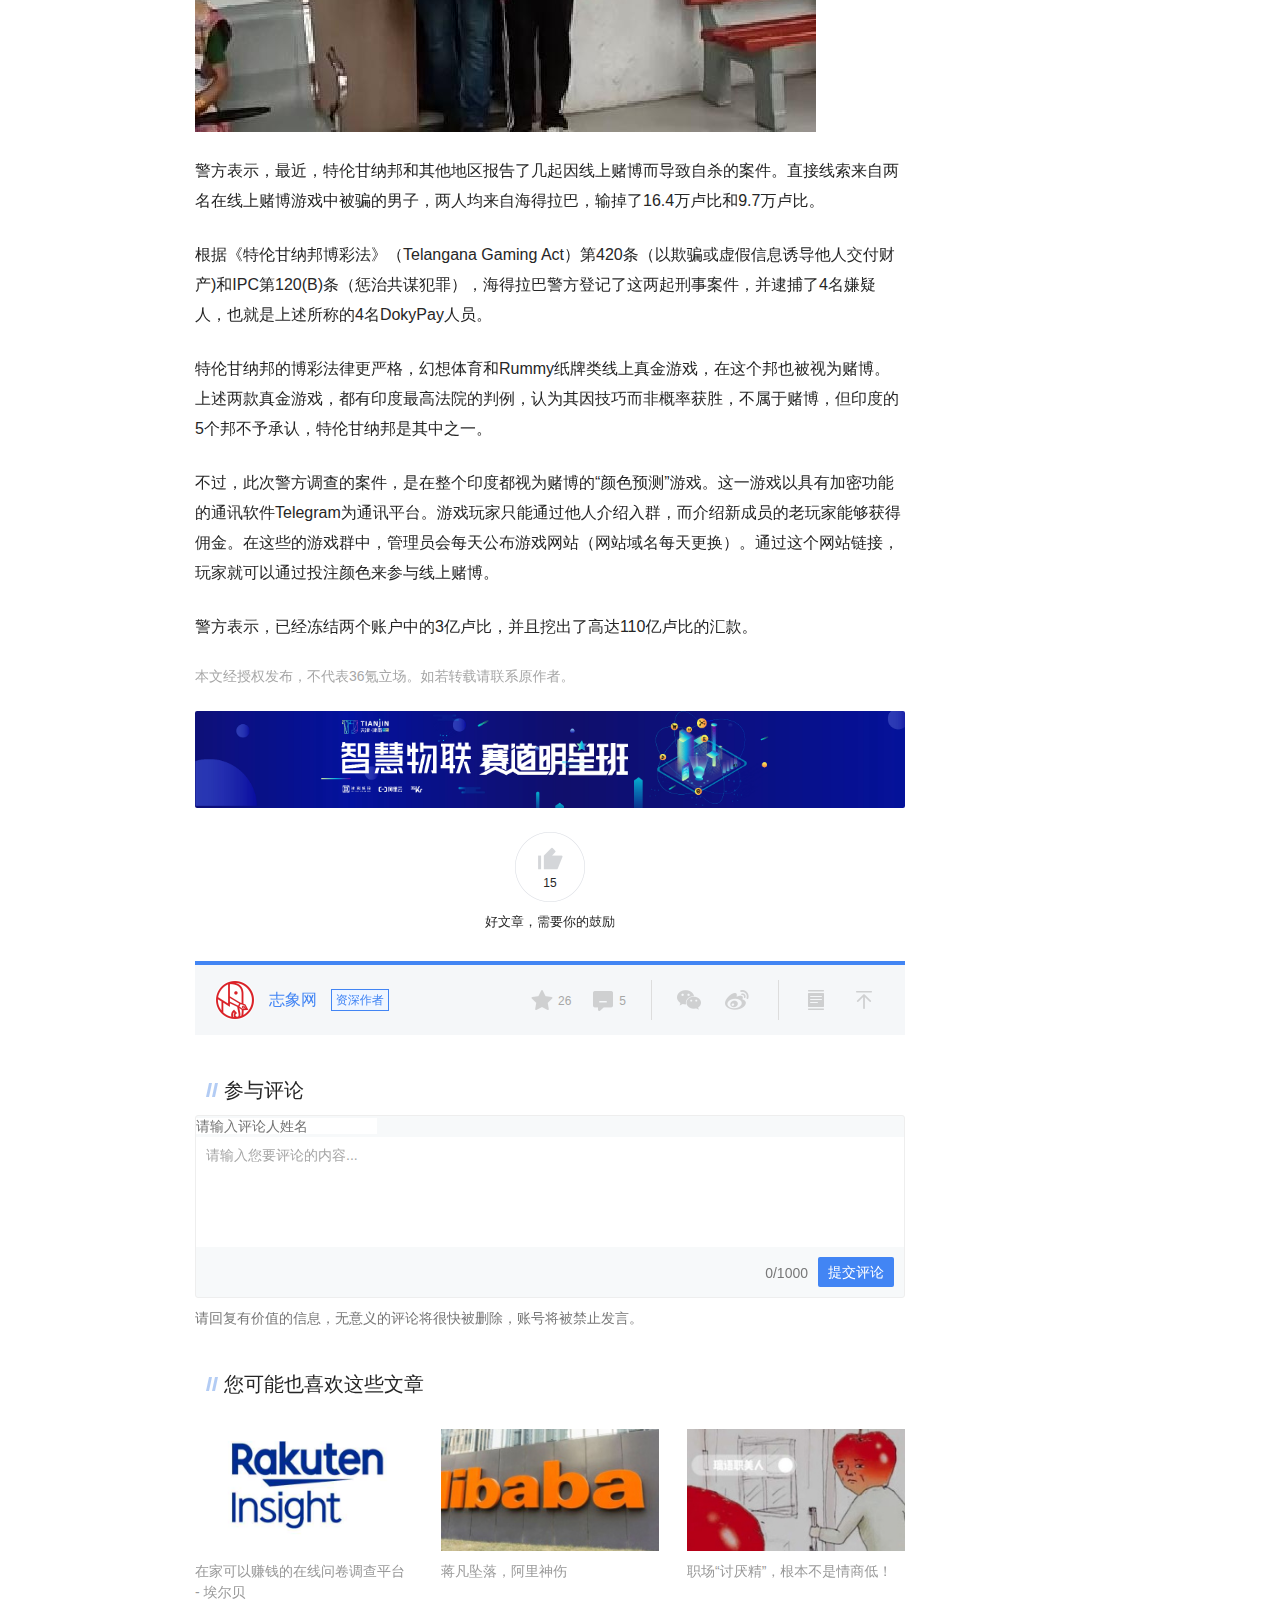
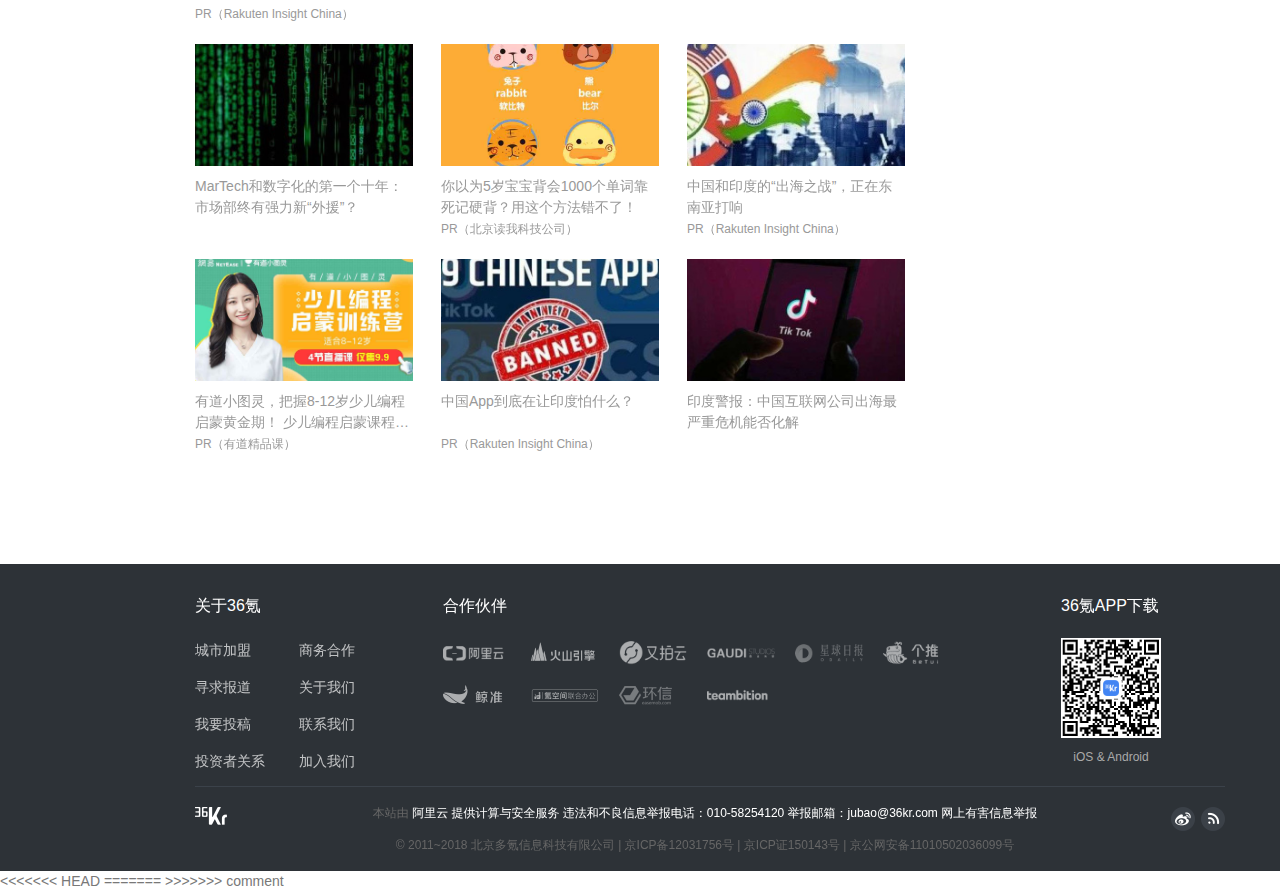
<file: bigevent-custom-static/detail.html>
<!DOCTYPE html>
<html lang="en">

<head>
  <meta charset="UTF-8">
  <meta http-equiv="X-UA-Compatible" content="ie=edge">
  <title>36氪_让一部分人先看到未来</title>
  <link rel="shortcut icon" href="./favicon.ico">
  <link rel="stylesheet" href="./css/normalize.css">
  <link rel="stylesheet" href="./css/detail.css">
</head>

<body>
  <div class="viewport">
    <!-- 头部 -->
    <div class="kr_header">
      <div class="kr_header_inner">
        <!-- 导航 -->
        <ul class="navs">
          <li class="is_new">
            <span class="label">媒体品牌</span>
            <ul class="list">
              <li>
                <a href="javascript:;" class="reddot">未来汽车日报</a>
              </li>
              <li>
                <a href="javascript:;">零售老板内参</a>
              </li>
              <li>
                <a href="javascript:;">未来地产</a>
              </li>
              <li>
                <a href="javascript:;">KrASIA</a>
              </li>
              <li>
                <a href="javascript:;">Tech星球</a>
              </li>
              <li>
                <a href="javascript:;">超人测评</a>
              </li>
            </ul>
          </li>
          <li class="is_new">
            <span class="label">企业服务</span>
            <ul class="list">
              <li>
                <a href="javascript:;" class="reddot">企服严选</a>
              </li>
              <li>
                <a href="javascript:;">EClub企业项目库</a>
              </li>
              <li>
                <a href="javascript:;">36Kr研究院</a>
              </li>
              <li>
                <a href="javascript:;" class="reddot">Kr8创新平台</a>
              </li>
              <li>
                <a href="javascript:;">36Kr创新咨询</a>
              </li>
              <li>
                <a href="javascript:;">氪榜</a>
              </li>
            </ul>
          </li>
          <li class="is_new">
            <span class="label">政府服务</span>
            <ul class="list">
              <li>
                <a href="javascript:;" class="reddot">城市之窗</a>
              </li>
              <li>
                <a href="javascript:;" class="reddot">政企对接</a>
              </li>
            </ul>
          </li>
          <li>
            <span class="label">投资人服务</span>
            <ul class="list">
              <li>
                <a href="javascript:;">VClub</a>
              </li>
              <li>
                <a href="javascript:;">VClub投资机构库</a>
              </li>
            </ul>
          </li>
          <li>
            <span class="label">创业者服务</span>
            <ul class="list">
              <li>
                <a href="javascript:;">寻求报道</a>
              </li>
              <li>
                <a href="javascript:;">寻求融资</a>
              </li>
              <li>
                <a href="javascript:;">36氪Pro</a>
              </li>
            </ul>
          </li>
          <li>
            <span class="label">知识服务</span>
            <ul class="list">
              <li>
                <a href="javascript:;">开氪</a>
              </li>
            </ul>
          </li>
        </ul>
        <!-- 其它 -->
        <div class="extra">
          <a href="javascript:;" class="search_btn">搜索</a>
          <a href="javascript:;">登录</a>
        </div>
      </div>
    </div>
    <!-- 公共布局 -->
    <div class="kr_layout clearfix">
      <!-- 左侧菜单 -->
      <div class="kr_menu">
        <!-- Logo -->
        <h1 class="logo sprites"><a href="./index.html">36Kr</a></h1>
        <!-- 菜单栏 -->
        <ul class="menus">
          <li><a class="active" href="javascript:;">首页</a></li>
          <li><a href="javascript:;">快讯</a></li>
          <li class="collapsed">
            <i class="sprites triangle"></i>
            <a href="javascript:;">资讯</a>
            <ul class="sub_menus">
              <li>
                <a href="javascript:;" class="active">最新</a>
                <a href="javascript:;">创投</a>
                <a href="javascript:;">汽车</a>
                <a href="javascript:;">企服</a>
                <a href="javascript:;">生活</a>
              </li>
              <li>
                <a href="javascript:;">推荐</a>
                <a href="javascript:;">Markets</a>
                <a href="javascript:;">科技</a>
                <a href="javascript:;">金融</a>
                <a href="javascript:;">城市</a>
              </li>
            </ul>
          </li>
          <li><a href="javascript:;" class="is_new">直播</a></li>
          <li><a href="javascript:;">视频</a></li>
          <li><a href="javascript:;">专题</a></li>
          <li><a href="javascript:;">活动</a></li>
        </ul>
        <!-- 搜索框 -->
        <a href="javascript:;" class="search_btn">搜索</a>
        <!-- 其它 -->
        <ul class="extra">
          <li>
            <a href="javascript:;" class="sprites report">寻求报道</a>
          </li>
          <li>
            <a href="javascript:;" class="sprites contribution">我要征稿</a>
          </li>
          <li>
            <a href="javascript:;" class="sprites finance">寻求融资</a>
          </li>
        </ul>
        <!-- 广告 -->
        <div class="ad">
          <a href="javascript:;">
            <img src="./uploads/ad_1.png" alt="">
            <span>商业策划</span>
          </a>
        </div>
      </div>
      <!-- 右侧边栏 -->
      <div class="kr_aside">
        <!-- 作者信息 -->
        <div class="kr_news_author">
          <div class="img-wrap">
            <img src="./uploads/avatar_2.jpg" alt="">
          </div>
          <div class="meta">
            <h5><a href="javascript:;">志象网</a></h5>
            <span>新锐作者</span>
            <p>发现新兴市场价值，公众号：passagegroup</p>
          </div>
          <p class="news_count">发表文章212篇</p>
          <dl class="news_latest">
            <dt>最近内容</dt>
            <dd>
              <a href="javascript:;" class="text_overflow">中国第四方支付在印度“坠落”</a>
              <span>昨天</span>
            </dd>
            <dd>
              <a href="javascript:;" class="text_overflow">微软投资印度Paytm 1亿美元</a>
              <span>2020-08-12</span>
            </dd>
            <dd>
              <a href="javascript:;" class="text_overflow">Twitter“抢购”TikTok</a>
              <span>2020-08-10</span>
            </dd>
          </dl>
          <a href="javascript:;" class="more">阅读更多内容，猛戳这里</a>
        </div>
        <!-- 下一篇新闻 -->
        <div class="kr_news_next">
          <p>下一篇</p>
          <a href="javascript:;" class="text_overflow">短视频时代的青少年群像：被围观和加速成长，到底是福是祸？</a>
          <span>短视频是如何催熟青少年的？</span>
          <i>昨天</i>
        </div>
      </div>
      <!-- 主体 -->
      <div class="kr_body">
        <!-- 新联详情 -->
        <div class="kr_news_detail">
          <h2 class="title">中国第四方支付在印度“坠落”</h2>
          <p class="meta">
            <a href="javascript:;" class="author">志象网</a>
            <span> · 昨天</span>
            <a href="javascript:;" class="follow">关注</a>
          </p>
          <div class="detail">
            <p>编者按：本文来自微信公众号<a href="javascript:;">“志象网”（ID:passagegroup）</a>，作者：付饶、陈燕妮，36氪经授权发布。</p>
            <p>“最近邦内出现了好几期因为在线赌博自杀的案件，调查后发现与一家涉及网络赌博的公司有关，已经逮捕该公司4名员工，包括一名中国公民。”海得拉巴警方对《今日印度》表示。</p>
            <p>印度警方表示，该案件与总部在北京的支付公司DokyPay有关，并抓捕了该公司的联合创始人Yah Hao（闫昊）及另外三位印度员工。</p>
            <p>警方还冻结了涉案公司账户中的3亿卢比，并表示涉案交易总金额超过110亿卢比，大部分发生在2020年。</p>
            <p>
              案件目前还在调查中。8月14日，Dokypay的一位杨姓员工致电志象网，他声称自己是该司市场部负责人，并表示，真正涉案的是涉及在线赌博的真金游戏公司，但“由于印度警方无法找到违规的游戏公司，才找支付服务商来‘顶包’
              ”。</p>
            <p>这位自称DokyPay的市场部负责人称，印度警方在没有法律调查事实结论的情况下，对DokyPay的员工定罪，公司已经准备纸质材料，将通过律师从中斡旋。</p>
            <p>这起案件给原本紧张的中印关系火上添油，首先波及的是与DokyPay类似的第四方支付公司。第四方支付是聚合了第三方支付、银行等多个支付渠道接口，不需要支付牌照。</p>
            <p>最近两年，由于中国游戏公司和现金贷企业涌进印度，催生出一批第四方支付公司。据志象网了解，多数印度支付公司已停止与他们合作。</p>
            <p>更猛烈的冲击还未到来。印度央行和税务部门已着手调查所有与印度支付公司有业务往来的中国公司。</p>
            <h3>在线赌博被举报</h3>
            <p>在一次打击非法赌博的行动中，印度海得拉巴警方逮捕了一名中国公民和三名印度同伙。</p>
            <p>警方表示，这起诈骗案涉及多家中国支付公司，包括Linkyun、DokyPay、Spotpay等。被捕的4人分别是DokyPay联合创始人闫昊（Yeh Hao），以及三位印度籍董事：Dheeraj
              Sarkar、Ankit Kapoor和Neeraj Tuli。</p>
            <img src="./uploads/content_1.png" alt="">
            <p>警方表示，最近，特伦甘纳邦和其他地区报告了几起因线上赌博而导致自杀的案件。直接线索来自两名在线上赌博游戏中被骗的男子，两人均来自海得拉巴，输掉了16.4万卢比和9.7万卢比。</p>
            <p>根据《特伦甘纳邦博彩法》（Telangana Gaming
              Act）第420条（以欺骗或虚假信息诱导他人交付财产)和IPC第120(B)条（惩治共谋犯罪），海得拉巴警方登记了这两起刑事案件，并逮捕了4名嫌疑人，也就是上述所称的4名DokyPay人员。</p>
            <p>
              特伦甘纳邦的博彩法律更严格，幻想体育和Rummy纸牌类线上真金游戏，在这个邦也被视为赌博。上述两款真金游戏，都有印度最高法院的判例，认为其因技巧而非概率获胜，不属于赌博，但印度的5个邦不予承认，特伦甘纳邦是其中之一。
            </p>
            <p>
              不过，此次警方调查的案件，是在整个印度都视为赌博的“颜色预测”游戏。这一游戏以具有加密功能的通讯软件Telegram为通讯平台。游戏玩家只能通过他人介绍入群，而介绍新成员的老玩家能够获得佣金。在这些的游戏群中，管理员会每天公布游戏网站（网站域名每天更换）。通过这个网站链接，玩家就可以通过投注颜色来参与线上赌博。
            </p>
            <p>警方表示，已经冻结两个账户中的3亿卢比，并且挖出了高达110亿卢比的汇款。</p>
          </div>
          <p class="note">
            本文经授权发布，不代表36氪立场。如若转载请联系原作者。
          </p>
        </div>
        <!-- 广告 -->
        <div class="ad">
          <img src="./uploads/ad_2.png" alt="">
        </div>
        <!-- 奖励作者 -->
        <div class="like" data-count="15">
          好文章，需要你的鼓励
        </div>
        <!-- 其它 -->
        <div class="extra">
          <div class="profile">
            <img src="./uploads/avatar_2.jpg" alt="">
            <a href="javascript:;">志象网</a>
            <span>资深作者</span>
          </div>
          <ul class="action">
            <li>
              <a href="javascript:;" class="collect">26</a>
              <a href="javascript:;" class="comment">5</a>
            </li>
            <li>
              <a href="javascript:;" class="wechat"></a>
              <a href="javascript:;" class="weibo"></a>
            </li>
            <li>
              <a href="javascript:;" class="reading"></a>
              <a href="javascript:;" class="gotop"></a>
            </li>
          </ul>
        </div>
        <div class="kr_panel">
          <h4><i class="sprites"></i>参与评论</h4>
          <div class="form">
            <form id="comment-form">
              <input type="text" placeholder="请输入评论人姓名" name="uname">
              <textarea name="content" placeholder="请输入您要评论的内容..."></textarea>
              <div class="action">
                <span class="word_count">0/1000</span><button id="comment-btn">提交评论</button>
              </div>
            </form>
          </div>
          <p class="tips">请回复有价值的信息，无意义的评论将很快被删除，账号将被禁止发言。</p>
        </div>
        <div class="kr_panel" id="comment-list">
          <!-- <h4><i class="sprites"></i>评论区</h4>
          <div class="kr_comment_card">
            <div class="img-wrap">
              <img src="./uploads/avatar_3.jpg" alt="">
            </div>
            <div class="info">
              <p>杨岱恩 · <span>2020-08-16</span></p>
              <p>该犯罪还是属于犯罪 改变不了犯罪的事实 改抓抓 该判判</p>
            </div>
            <a href="javascript:;" class="like">1</a>
          </div>
          <div class="kr_comment_card">
            <div class="img-wrap">
              <img src="./uploads/avatar_1.png" alt="">
            </div>
            <div class="info">
              <p>杨岱恩 · <span>2020-08-16</span></p>
              <p>该犯罪还是属于犯罪 改变不了犯罪的事实 改抓抓 该判判</p>
            </div>
            <a href="javascript:;" class="like">2</a>
          </div>
          <div class="kr_comment_card">
            <div class="img-wrap">
              <img src="./uploads/avatar_2.jpg" alt="">
            </div>
            <div class="info">
              <p>杨岱恩 · <span>2020-08-16</span></p>
              <p>该犯罪还是属于犯罪 改变不了犯罪的事实 改抓抓 该判判</p>
            </div>
            <a href="javascript:;" class="like">72</a>
          </div> -->
        </div>
        <div class="kr_panel">
          <h4><i class="sprites"></i>您可能也喜欢这些文章</h4>
          <div class="kr_wrap">
            <div class="kr_guess_card">
              <a href="javascript:;" class="img-effect">
                <img src="./uploads/guess_1.jpg" alt="">
              </a>
              <a href="javascript:;" class="text_overflow">在家可以赚钱的在线问卷调查平台 - 埃尔贝</a>
              <a href="javascript:;">PR（Rakuten Insight China）</a>
            </div>
            <div class="kr_guess_card">
              <a href="javascript:;" class="img-effect">
                <img src="./uploads/guess_2.jpg" alt="">
              </a>
              <a href="javascript:;" class="text_overflow">蒋凡坠落，阿里神伤</a>
              <a href="javascript:;"></a>
            </div>
            <div class="kr_guess_card">
              <a href="javascript:;" class="img-effect">
                <img src="./uploads/guess_3.jpg" alt="">
              </a>
              <a href="javascript:;" class="text_overflow">职场“讨厌精”，根本不是情商低！</a>
              <a href="javascript:;"></a>
            </div>
            <div class="kr_guess_card">
              <a href="javascript:;" class="img-effect">
                <img src="./uploads/guess_4.jpg" alt="">
              </a>
              <a href="javascript:;" class="text_overflow">MarTech和数字化的第一个十年：市场部终有强力新“外援”？</a>
              <a href="javascript:;"></a>
            </div>
            <div class="kr_guess_card">
              <a href="javascript:;" class="img-effect">
                <img src="./uploads/guess_5.jpg" alt="">
              </a>
              <a href="javascript:;" class="text_overflow">你以为5岁宝宝背会1000个单词靠死记硬背？用这个方法错不了！</a>
              <a href="javascript:;">PR（北京读我科技公司）</a>
            </div>
            <div class="kr_guess_card">
              <a href="javascript:;" class="img-effect">
                <img src="./uploads/guess_6.jpg" alt="">
              </a>
              <a href="javascript:;" class="text_overflow">中国和印度的“出海之战”，正在东南亚打响</a>
              <a href="javascript:;">PR（Rakuten Insight China）</a>
            </div>
            <div class="kr_guess_card">
              <a href="javascript:;" class="img-effect">
                <img src="./uploads/guess_7.jpg" alt="">
              </a>
              <a href="javascript:;" class="text_overflow">有道小图灵，把握8-12岁少儿编程启蒙黄金期！ 少儿编程启蒙课程，轻松完成3个小作品，培养孩子思维兴趣
                少儿编程启蒙课程，轻松上手打好基础，培养孩子理性思维</a>
              <a href="javascript:;">PR（有道精品课）</a>
            </div>
            <div class="kr_guess_card">
              <a href="javascript:;" class="img-effect">
                <img src="./uploads/guess_8.jpg" alt="">
              </a>
              <a href="javascript:;" class="text_overflow">中国App到底在让印度怕什么？</a>
              <a href="javascript:;">PR（Rakuten Insight China）</a>
            </div>
            <div class="kr_guess_card">
              <a href="javascript:;" class="img-effect">
                <img src="./uploads/guess_9.jpg" alt="">
              </a>
              <a href="javascript:;" class="text_overflow">印度警报：中国互联网公司出海最严重危机能否化解</a>
              <a href="javascript:;"></a>
            </div>
          </div>
        </div>
      </div>
    </div>
    <!-- 底部 -->
    <div class="kr_footer">
      <div class="kr_footer_inner">
        <!-- 推广链接 -->
        <div class="kr_links">
          <dl class="kr_about">
            <dt>关于36氪</dt>
            <dd>
              <a href="javascript:;">城市加盟</a>
            </dd>
            <dd>
              <a href="javascript:;">商务合作</a>
            </dd>
            <dd>
              <a href="javascript:;">寻求报道</a>
            </dd>
            <dd>
              <a href="javascript:;">关于我们</a>
            </dd>
            <dd>
              <a href="javascript:;">我要投稿</a>
            </dd>
            <dd>
              <a href="javascript:;">联系我们</a>
            </dd>
            <dd>
              <a href="javascript:;">投资者关系</a>
            </dd>
            <dd>
              <a href="javascript:;">加入我们</a>
            </dd>
          </dl>
          <dl class="kr_collaborator">
            <dt>合作伙伴</dt>
            <dd>
              <a href="javascript:;">
                <img src="./uploads/aliyun.png" alt="">
              </a>
            </dd>
            <dd>
              <a href="javascript:;">
                <img src="./uploads/bytey.png" alt="">
              </a>
            </dd>
            <dd>
              <a href="javascript:;">
                <img src="./uploads/upy.png" alt="">
              </a>
            </dd>
            <dd>
              <a href="javascript:;">
                <img src="./uploads/gaodi.png" alt="">
              </a>
            </dd>
            <dd>
              <a href="javascript:;">
                <img src="./uploads/dailyPlanet.png" alt="">
              </a>
            </dd>
            <dd>
              <a href="javascript:;">
                <img src="./uploads/getui.png" alt="">
              </a>
            </dd>
            <dd>
              <a href="javascript:;">
                <img src="./uploads/jz.png" alt="">
              </a>
            </dd>
            <dd>
              <a href="javascript:;">
                <img src="./uploads/kkj.png" alt="">
              </a>
            </dd>
            <dd>
              <a href="javascript:;">
                <img src="./uploads/huanxin.png" alt="">
              </a>
            </dd>
            <dd>
              <a href="javascript:;">
                <img src="./uploads/teambition.png" alt="">
              </a>
            </dd>
          </dl>
          <dl class="kr_download">
            <dt>36氪APP下载</dt>
            <dd>
              <img src="./uploads/qrcode.png" alt="">
              <span>iOS & Android</span>
            </dd>
          </dl>
        </div>
        <!-- 版权信息 -->
        <div class="kr_copyright">
          <p>
            <span>本站由</span>
            <a href="javascript:;">阿里云</a>
            提供计算与安全服务 违法和不良信息举报电话：010-58254120 举报邮箱：jubao@36kr.com
            <a href="javascript:;">网上有害信息举报</a>
          </p>
          <p>
            © 2011~2018 北京多氪信息科技有限公司 |
            <a href="javascript:;">京ICP备12031756号</a> |
            <a href="javascript:;">京ICP证150143号</a> |
            <a href="javascript:;">京公网安备11010502036099号</a>
          </p>
          <!-- 图标 -->
          <i class="sprites logo"></i>
          <i class="sprites weibo"></i>
          <i class="sprites rss"></i>
        </div>
      </div>
    </div>
  </div>
  <script src="./assets/jquery/jquery-3.5.1.min.js"></script>
  <!-- <script src="./assets/layui/lay/modules/layer.js"></script> -->
  <script src="./js/common.js"></script>
<<<<<<< HEAD
  
=======
  <script src="./js/detail.js"></script>
>>>>>>> comment
</body>

</html>
</file>
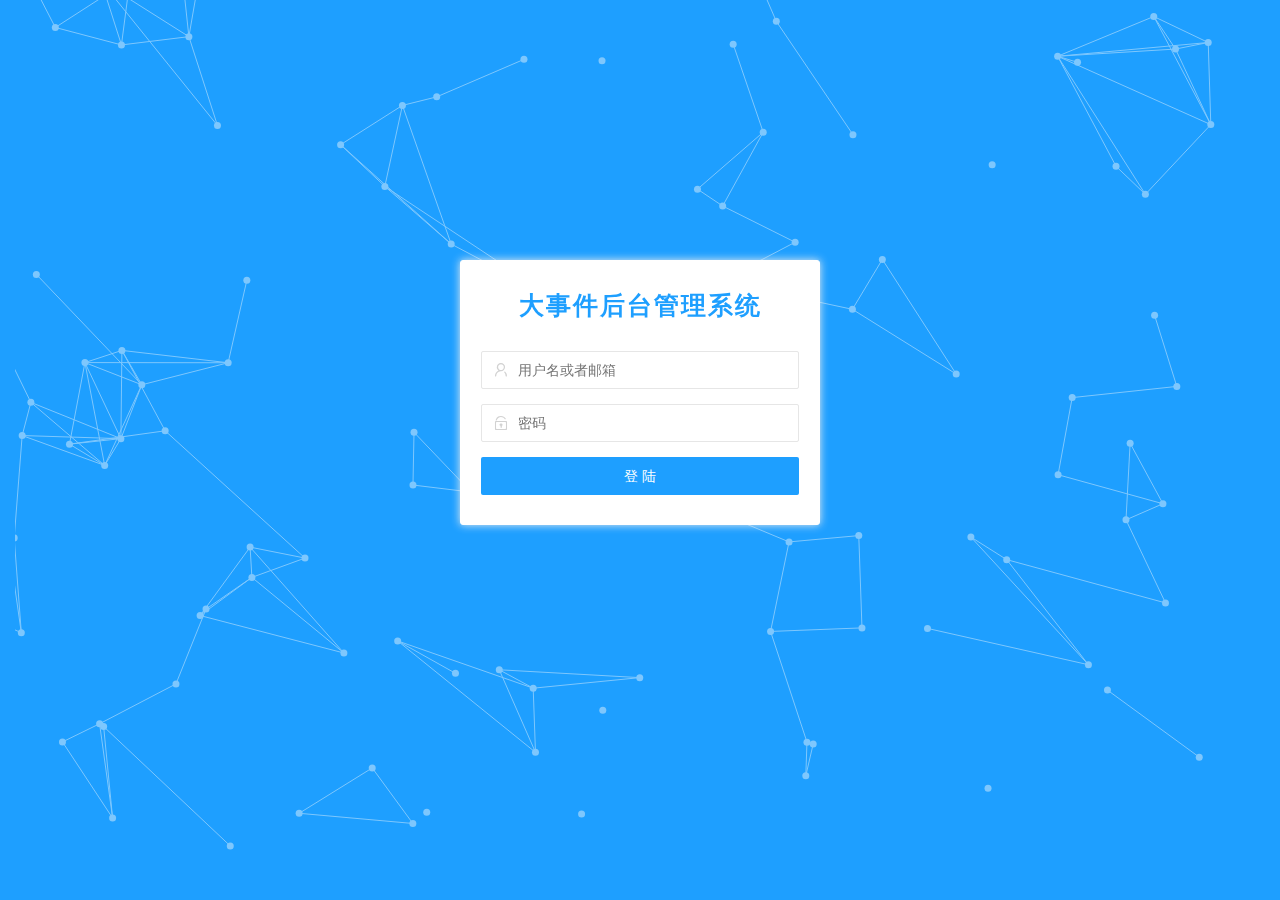
<file: bigevent-test-fe-static/login.html>
<!DOCTYPE html>
<html lang="en">

<head>
    <meta charset="UTF-8">
    <title>大事件-登录页</title>
    <!-- 导入LayUI样式文件 -->
    <link rel="stylesheet" type="text/css" href="./assets/lib/layui/css/layui.css">
    <!-- 导入自己的样式 -->
    <link rel="stylesheet" type="text/css" href="./assets/css/login.css">
</head>

<body>
    <div class="layui-container">
        <div class="admin-login-background">
            <div class="login-form">
                <form class="layui-form" action="">
                    <div class="layui-form-item logo-title">
                        <h1>大事件后台管理系统</h1>
                    </div>
                    <div class="layui-form-item">
                        <label class="layui-icon layui-icon-username" for="username"></label>
                        <input type="text" name="username" lay-verify="required|account" placeholder="用户名或者邮箱"
                            autocomplete="off" class="layui-input" value="">
                    </div>
                    <div class="layui-form-item">
                        <label class="layui-icon layui-icon-password" for="password"></label>
                        <input type="password" name="password" lay-verify="required|password" placeholder="密码"
                            autocomplete="off" class="layui-input" value="">
                    </div>
                    <div class="layui-form-item">
                        <button class="layui-btn layui-btn layui-btn-normal layui-btn-fluid" lay-submit=""
                            lay-filter="login">登 陆</button>
                    </div>
                </form>
            </div>
        </div>
    </div>

    <!-- 导入需要的js文件 -->
    <script type="text/javascript" src="./assets/lib/jquery.js"></script>
    <script type="text/javascript" src="./assets/lib/jquery.particleground.min.js"></script>
    <script type="text/javascript" src="./assets/js/common.js"></script>
    <script type="text/javascript" src="./assets/lib/layui/layui.all.js"></script>
    <script type="text/javascript" src="./assets/js/login.js"></script>

</body>

</html>
</file>
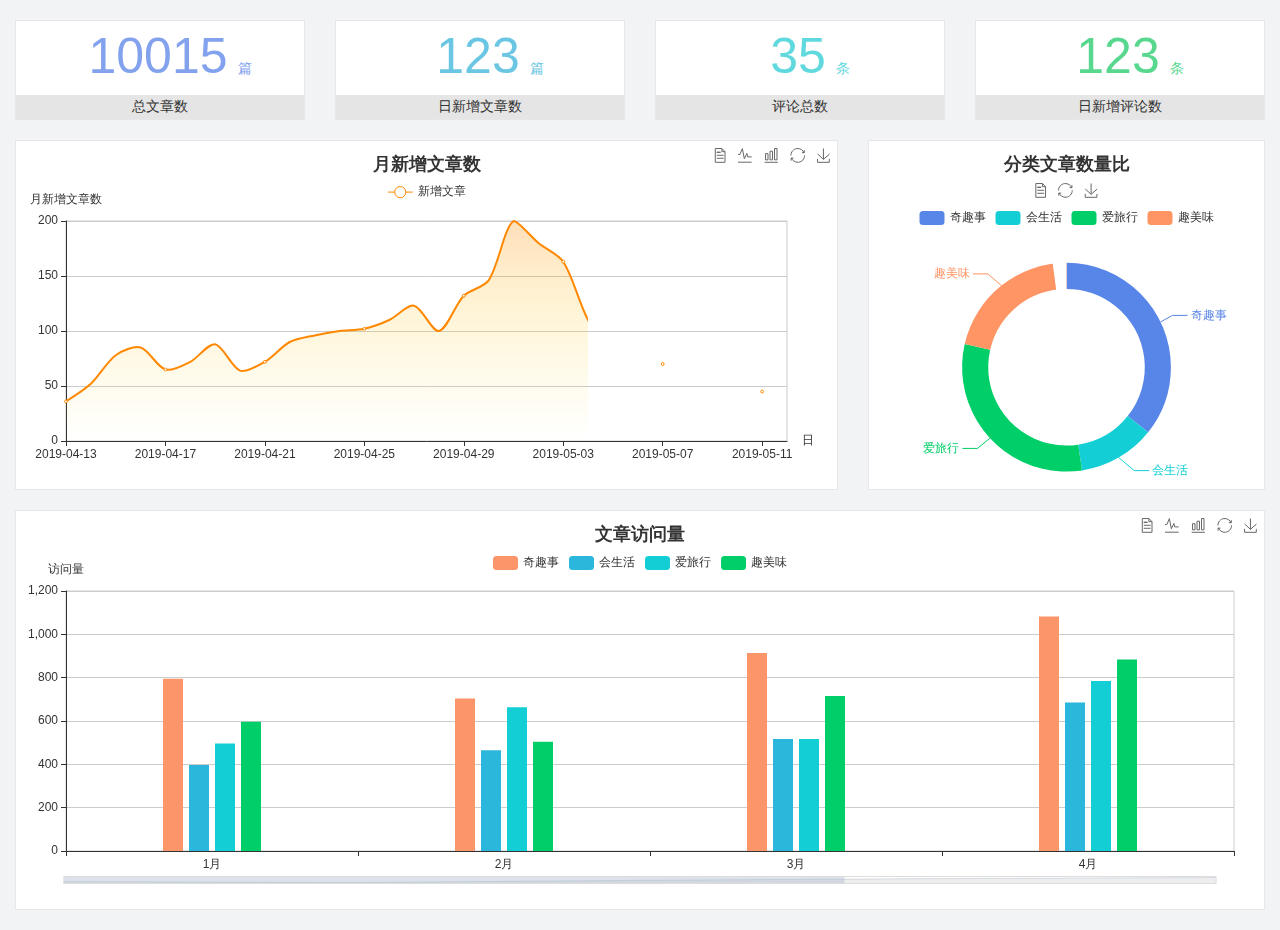
<file: bigevent-test-fe-static/home/home.html>
<!DOCTYPE html>
<html lang="en">

<head>
  <meta charset="UTF-8">
  <meta name="viewport" content="width=device-width, initial-scale=1.0">
  <meta http-equiv="X-UA-Compatible" content="ie=edge">
  <title>图表统计</title>
  <link rel="stylesheet" href="../assets/lib/bootstrap.css">
  <link rel="stylesheet" href="../assets/lib/main.css">
  <script src="../assets/lib/jquery.js"></script>
  <script src="../assets/lib/echarts.min.js"></script>
</head>

<body>
  <div class="container-fluid">
    <div class="row spannel_list">
      <div class="col-sm-3 col-xs-6">
        <div class="spannel">
          <em>10015</em><span>篇</span>
          <b>总文章数</b>
        </div>
      </div>
      <div class="col-sm-3 col-xs-6">
        <div class="spannel scolor01">
          <em>123</em><span>篇</span>
          <b>日新增文章数</b>
        </div>
      </div>
      <div class="col-sm-3 col-xs-6">
        <div class="spannel scolor02">
          <em>35</em><span>条</span>
          <b>评论总数</b>
        </div>
      </div>
      <div class="col-sm-3 col-xs-6">
        <div class="spannel scolor03">
          <em>123</em><span>条</span>
          <b>日新增评论数</b>
        </div>
      </div>
    </div>
  </div>

  <div class="container-fluid">
    <div class="row curve-pie">
      <div class="col-lg-8 col-md-8">
        <div class="gragh_pannel" id="curve_show"></div>
      </div>
      <div class="col-lg-4 col-md-4">
        <div class="gragh_pannel" id="pie_show"></div>
      </div>
    </div>
  </div>

  <div class="container-fluid">
    <div class="column_pannel" id="column_show"></div>
  </div>

  <script>
    var oChart = echarts.init(document.getElementById('curve_show'));
    var aList_all = [
      { 'count': 36, 'date': '2019-04-13' },
      { 'count': 52, 'date': '2019-04-14' },
      { 'count': 78, 'date': '2019-04-15' },
      { 'count': 85, 'date': '2019-04-16' },
      { 'count': 65, 'date': '2019-04-17' },
      { 'count': 72, 'date': '2019-04-18' },
      { 'count': 88, 'date': '2019-04-19' },
      { 'count': 64, 'date': '2019-04-20' },
      { 'count': 72, 'date': '2019-04-21' },
      { 'count': 90, 'date': '2019-04-22' },
      { 'count': 96, 'date': '2019-04-23' },
      { 'count': 100, 'date': '2019-04-24' },
      { 'count': 102, 'date': '2019-04-25' },
      { 'count': 110, 'date': '2019-04-26' },
      { 'count': 123, 'date': '2019-04-27' },
      { 'count': 100, 'date': '2019-04-28' },
      { 'count': 132, 'date': '2019-04-29' },
      { 'count': 146, 'date': '2019-04-30' },
      { 'count': 200, 'date': '2019-05-01' },
      { 'count': 180, 'date': '2019-05-02' },
      { 'count': 163, 'date': '2019-05-03' },
      { 'count': 110, 'date': '2019-05-04' },
      { 'count': 80, 'date': '2019-05-05' },
      { 'count': 82, 'date': '2019-05-06' },
      { 'count': 70, 'date': '2019-05-07' },
      { 'count': 65, 'date': '2019-05-08' },
      { 'count': 54, 'date': '2019-05-09' },
      { 'count': 40, 'date': '2019-05-10' },
      { 'count': 45, 'date': '2019-05-11' },
      { 'count': 38, 'date': '2019-05-12' },
    ];

    let aCount = [];
    let aDate = [];

    for (var i = 0; i < aList_all.length; i++) {
      aCount.push(aList_all[i].count);
      aDate.push(aList_all[i].date);
    }

    var chartopt = {
      title: {
        text: '月新增文章数',
        left: 'center',
        top: '10'
      },
      tooltip: {
        trigger: 'axis'
      },
      legend: {
        data: ['新增文章'],
        top: '40'
      },
      toolbox: {
        show: true,
        feature: {
          mark: { show: true },
          dataView: { show: true, readOnly: false },
          magicType: { show: true, type: ['line', 'bar'] },
          restore: { show: true },
          saveAsImage: { show: true }
        }
      },
      calculable: true,
      xAxis: [
        {
          name: '日',
          type: 'category',
          boundaryGap: false,
          data: aDate
        }
      ],
      yAxis: [
        {
          name: '月新增文章数',
          type: 'value'
        }
      ],
      series: [
        {
          name: '新增文章',
          type: 'line',
          smooth: true,
          itemStyle: { normal: { areaStyle: { type: 'default' }, color: '#f80' }, lineStyle: { color: '#f80' } },
          data: aCount
        }],
      areaStyle: {
        normal: {
          color: new echarts.graphic.LinearGradient(0, 0, 0, 1, [{
            offset: 0,
            color: 'rgba(255,136,0,0.39)'
          }, {
            offset: .34,
            color: 'rgba(255,180,0,0.25)'
          }, {
            offset: 1,
            color: 'rgba(255,222,0,0.00)'
          }])

        }
      },
      grid: {
        show: true,
        x: 50,
        x2: 50,
        y: 80,
        height: 220
      }
    };

    oChart.setOption(chartopt);


    var oPie = echarts.init(document.getElementById('pie_show'));
    var oPieopt =
    {
      title: {
        top: 10,
        text: '分类文章数量比',
        x: 'center'
      },
      tooltip: {
        trigger: 'item',
        formatter: "{a} <br/>{b} : {c} ({d}%)"
      },
      color: ['#5885e8', '#13cfd5', '#00ce68', '#ff9565'],
      legend: {
        x: 'center',
        top: 65,
        data: ['奇趣事', '会生活', '爱旅行', '趣美味']
      },
      toolbox: {
        show: true,
        x: 'center',
        top: 35,
        feature: {
          mark: { show: true },
          dataView: { show: true, readOnly: false },
          magicType: {
            show: true,
            type: ['pie', 'funnel'],
            option: {
              funnel: {
                x: '25%',
                width: '50%',
                funnelAlign: 'left',
                max: 1548
              }
            }
          },
          restore: { show: true },
          saveAsImage: { show: true }
        }
      },
      calculable: true,
      series: [
        {
          name: '访问来源',
          type: 'pie',
          radius: ['45%', '60%'],
          center: ['50%', '65%'],
          data: [
            { value: 300, name: '奇趣事' },
            { value: 100, name: '会生活' },
            { value: 260, name: '爱旅行' },
            { value: 180, name: '趣美味' }
          ]
        }
      ]
    };
    oPie.setOption(oPieopt);



    var oColumn = this.echarts.init(document.getElementById('column_show'));
    var oColumnopt =
    {
      title: {
        text: '文章访问量',
        left: 'center',
        top: '10'
      },
      tooltip: {
        trigger: 'axis'
      },
      legend: {
        data: ['奇趣事', '会生活', '爱旅行', '趣美味'],
        top: '40'
      },
      toolbox: {
        show: true,
        feature: {
          mark: { show: true },
          dataView: { show: true, readOnly: false },
          magicType: { show: true, type: ['line', 'bar'] },
          restore: { show: true },
          saveAsImage: { show: true }
        }
      },
      calculable: true,
      xAxis: [
        {
          type: 'category',
          data: ['1月', '2月', '3月', '4月', '5月']
        }
      ],
      yAxis: [
        {
          name: '访问量',
          type: 'value'
        }
      ],
      series: [
        {
          name: '奇趣事',
          type: 'bar',
          barWidth: 20,
          itemStyle: {
            normal: { areaStyle: { type: 'default' }, color: '#fd956a' }
          },
          data: [800, 708, 920, 1090, 1200]
        },
        {
          name: '会生活',
          type: 'bar',
          barWidth: 20,
          itemStyle: {
            normal: { areaStyle: { type: 'default' }, color: '#2bb6db' }
          },
          data: [400, 468, 520, 690, 800]
        },
        {
          name: '爱旅行',
          type: 'bar',
          barWidth: 20,
          itemStyle: {
            normal: { areaStyle: { type: 'default' }, color: '#13cfd5' }
          },
          data: [500, 668, 520, 790, 900]
        },
        {
          name: '趣美味',
          type: 'bar',
          barWidth: 20,
          itemStyle: {
            normal: { areaStyle: { type: 'default' }, color: '#00ce68' }
          },
          data: [600, 508, 720, 890, 1000]
        }
      ],
      grid: {
        show: true,
        x: 50,
        x2: 30,
        y: 80,
        height: 260
      },
      dataZoom: [//给x轴设置滚动条
        {
          start: 0,//默认为0
          end: 100 - 1000 / 31,//默认为100
          type: 'slider',
          show: true,
          xAxisIndex: [0],
          handleSize: 0,//滑动条的 左右2个滑动条的大小
          height: 8,//组件高度
          left: 45, //左边的距离
          right: 50,//右边的距离
          bottom: 26,//右边的距离
          handleColor: '#ddd',//h滑动图标的颜色
          handleStyle: {
            borderColor: "#cacaca",
            borderWidth: "1",
            shadowBlur: 2,
            background: "#ddd",
            shadowColor: "#ddd",
          }
        }]
    };
    oColumn.setOption(oColumnopt);
  </script>
</body>

</html>
</file>
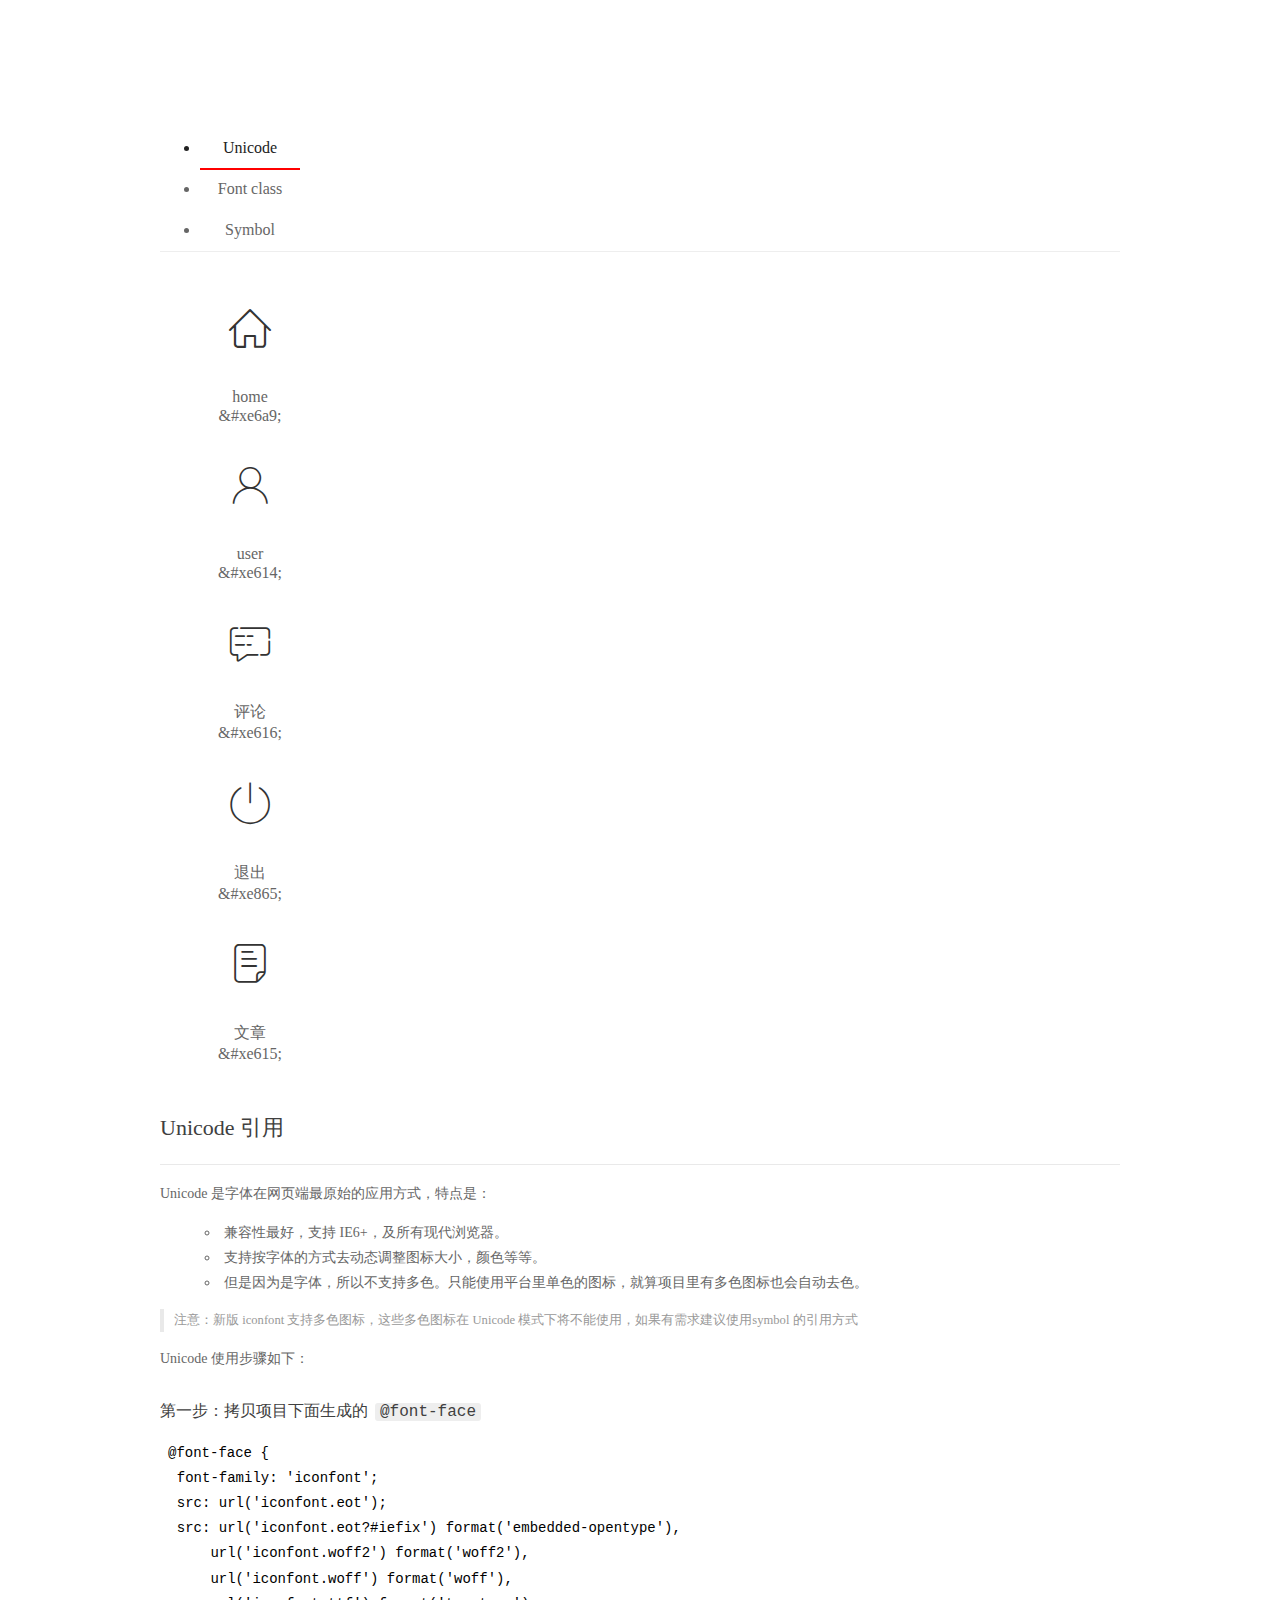
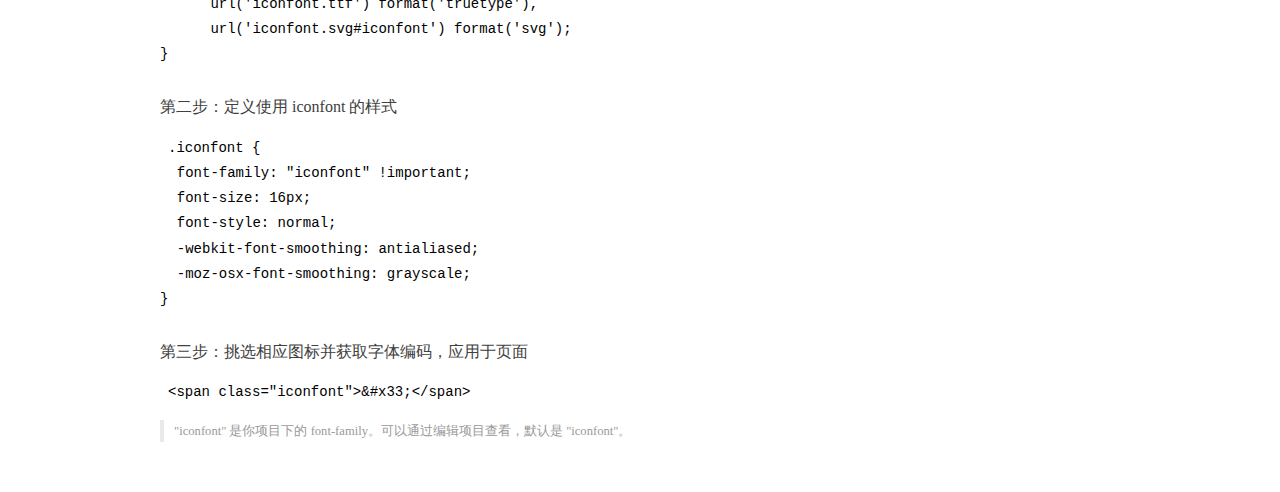
<file: bigevent-test-fe-static/assets/fonts/demo_index.html>
<!DOCTYPE html>
<html>
<head>
  <meta charset="utf-8"/>
  <title>IconFont Demo</title>
  <link rel="shortcut icon" href="https://gtms04.alicdn.com/tps/i4/TB1_oz6GVXXXXaFXpXXJDFnIXXX-64-64.ico" type="image/x-icon"/>
  <link rel="stylesheet" href="https://g.alicdn.com/thx/cube/1.3.2/cube.min.css">
  <link rel="stylesheet" href="demo.css">
  <link rel="stylesheet" href="iconfont.css">
  <script src="iconfont.js"></script>
  <!-- jQuery -->
  <script src="https://a1.alicdn.com/oss/uploads/2018/12/26/7bfddb60-08e8-11e9-9b04-53e73bb6408b.js"></script>
  <!-- 代码高亮 -->
  <script src="https://a1.alicdn.com/oss/uploads/2018/12/26/a3f714d0-08e6-11e9-8a15-ebf944d7534c.js"></script>
</head>
<body>
  <div class="main">
    <h1 class="logo"><a href="https://www.iconfont.cn/" title="iconfont 首页" target="_blank">&#xe86b;</a></h1>
    <div class="nav-tabs">
      <ul id="tabs" class="dib-box">
        <li class="dib active"><span>Unicode</span></li>
        <li class="dib"><span>Font class</span></li>
        <li class="dib"><span>Symbol</span></li>
      </ul>
      
    </div>
    <div class="tab-container">
      <div class="content unicode" style="display: block;">
          <ul class="icon_lists dib-box">
          
            <li class="dib">
              <span class="icon iconfont">&#xe6a9;</span>
                <div class="name">home</div>
                <div class="code-name">&amp;#xe6a9;</div>
              </li>
          
            <li class="dib">
              <span class="icon iconfont">&#xe614;</span>
                <div class="name">user</div>
                <div class="code-name">&amp;#xe614;</div>
              </li>
          
            <li class="dib">
              <span class="icon iconfont">&#xe616;</span>
                <div class="name">评论</div>
                <div class="code-name">&amp;#xe616;</div>
              </li>
          
            <li class="dib">
              <span class="icon iconfont">&#xe865;</span>
                <div class="name">退出</div>
                <div class="code-name">&amp;#xe865;</div>
              </li>
          
            <li class="dib">
              <span class="icon iconfont">&#xe615;</span>
                <div class="name">文章</div>
                <div class="code-name">&amp;#xe615;</div>
              </li>
          
          </ul>
          <div class="article markdown">
          <h2 id="unicode-">Unicode 引用</h2>
          <hr>

          <p>Unicode 是字体在网页端最原始的应用方式，特点是：</p>
          <ul>
            <li>兼容性最好，支持 IE6+，及所有现代浏览器。</li>
            <li>支持按字体的方式去动态调整图标大小，颜色等等。</li>
            <li>但是因为是字体，所以不支持多色。只能使用平台里单色的图标，就算项目里有多色图标也会自动去色。</li>
          </ul>
          <blockquote>
            <p>注意：新版 iconfont 支持多色图标，这些多色图标在 Unicode 模式下将不能使用，如果有需求建议使用symbol 的引用方式</p>
          </blockquote>
          <p>Unicode 使用步骤如下：</p>
          <h3 id="-font-face">第一步：拷贝项目下面生成的 <code>@font-face</code></h3>
<pre><code class="language-css"
>@font-face {
  font-family: 'iconfont';
  src: url('iconfont.eot');
  src: url('iconfont.eot?#iefix') format('embedded-opentype'),
      url('iconfont.woff2') format('woff2'),
      url('iconfont.woff') format('woff'),
      url('iconfont.ttf') format('truetype'),
      url('iconfont.svg#iconfont') format('svg');
}
</code></pre>
          <h3 id="-iconfont-">第二步：定义使用 iconfont 的样式</h3>
<pre><code class="language-css"
>.iconfont {
  font-family: "iconfont" !important;
  font-size: 16px;
  font-style: normal;
  -webkit-font-smoothing: antialiased;
  -moz-osx-font-smoothing: grayscale;
}
</code></pre>
          <h3 id="-">第三步：挑选相应图标并获取字体编码，应用于页面</h3>
<pre>
<code class="language-html"
>&lt;span class="iconfont"&gt;&amp;#x33;&lt;/span&gt;
</code></pre>
          <blockquote>
            <p>"iconfont" 是你项目下的 font-family。可以通过编辑项目查看，默认是 "iconfont"。</p>
          </blockquote>
          </div>
      </div>
      <div class="content font-class">
        <ul class="icon_lists dib-box">
          
          <li class="dib">
            <span class="icon iconfont icon-home"></span>
            <div class="name">
              home
            </div>
            <div class="code-name">.icon-home
            </div>
          </li>
          
          <li class="dib">
            <span class="icon iconfont icon-user"></span>
            <div class="name">
              user
            </div>
            <div class="code-name">.icon-user
            </div>
          </li>
          
          <li class="dib">
            <span class="icon iconfont icon-pinglun"></span>
            <div class="name">
              评论
            </div>
            <div class="code-name">.icon-pinglun
            </div>
          </li>
          
          <li class="dib">
            <span class="icon iconfont icon-tuichu"></span>
            <div class="name">
              退出
            </div>
            <div class="code-name">.icon-tuichu
            </div>
          </li>
          
          <li class="dib">
            <span class="icon iconfont icon-16"></span>
            <div class="name">
              文章
            </div>
            <div class="code-name">.icon-16
            </div>
          </li>
          
        </ul>
        <div class="article markdown">
        <h2 id="font-class-">font-class 引用</h2>
        <hr>

        <p>font-class 是 Unicode 使用方式的一种变种，主要是解决 Unicode 书写不直观，语意不明确的问题。</p>
        <p>与 Unicode 使用方式相比，具有如下特点：</p>
        <ul>
          <li>兼容性良好，支持 IE8+，及所有现代浏览器。</li>
          <li>相比于 Unicode 语意明确，书写更直观。可以很容易分辨这个 icon 是什么。</li>
          <li>因为使用 class 来定义图标，所以当要替换图标时，只需要修改 class 里面的 Unicode 引用。</li>
          <li>不过因为本质上还是使用的字体，所以多色图标还是不支持的。</li>
        </ul>
        <p>使用步骤如下：</p>
        <h3 id="-fontclass-">第一步：引入项目下面生成的 fontclass 代码：</h3>
<pre><code class="language-html">&lt;link rel="stylesheet" href="./iconfont.css"&gt;
</code></pre>
        <h3 id="-">第二步：挑选相应图标并获取类名，应用于页面：</h3>
<pre><code class="language-html">&lt;span class="iconfont icon-xxx"&gt;&lt;/span&gt;
</code></pre>
        <blockquote>
          <p>"
            iconfont" 是你项目下的 font-family。可以通过编辑项目查看，默认是 "iconfont"。</p>
        </blockquote>
      </div>
      </div>
      <div class="content symbol">
          <ul class="icon_lists dib-box">
          
            <li class="dib">
                <svg class="icon svg-icon" aria-hidden="true">
                  <use xlink:href="#icon-home"></use>
                </svg>
                <div class="name">home</div>
                <div class="code-name">#icon-home</div>
            </li>
          
            <li class="dib">
                <svg class="icon svg-icon" aria-hidden="true">
                  <use xlink:href="#icon-user"></use>
                </svg>
                <div class="name">user</div>
                <div class="code-name">#icon-user</div>
            </li>
          
            <li class="dib">
                <svg class="icon svg-icon" aria-hidden="true">
                  <use xlink:href="#icon-pinglun"></use>
                </svg>
                <div class="name">评论</div>
                <div class="code-name">#icon-pinglun</div>
            </li>
          
            <li class="dib">
                <svg class="icon svg-icon" aria-hidden="true">
                  <use xlink:href="#icon-tuichu"></use>
                </svg>
                <div class="name">退出</div>
                <div class="code-name">#icon-tuichu</div>
            </li>
          
            <li class="dib">
                <svg class="icon svg-icon" aria-hidden="true">
                  <use xlink:href="#icon-16"></use>
                </svg>
                <div class="name">文章</div>
                <div class="code-name">#icon-16</div>
            </li>
          
          </ul>
          <div class="article markdown">
          <h2 id="symbol-">Symbol 引用</h2>
          <hr>

          <p>这是一种全新的使用方式，应该说这才是未来的主流，也是平台目前推荐的用法。相关介绍可以参考这篇<a href="">文章</a>
            这种用法其实是做了一个 SVG 的集合，与另外两种相比具有如下特点：</p>
          <ul>
            <li>支持多色图标了，不再受单色限制。</li>
            <li>通过一些技巧，支持像字体那样，通过 <code>font-size</code>, <code>color</code> 来调整样式。</li>
            <li>兼容性较差，支持 IE9+，及现代浏览器。</li>
            <li>浏览器渲染 SVG 的性能一般，还不如 png。</li>
          </ul>
          <p>使用步骤如下：</p>
          <h3 id="-symbol-">第一步：引入项目下面生成的 symbol 代码：</h3>
<pre><code class="language-html">&lt;script src="./iconfont.js"&gt;&lt;/script&gt;
</code></pre>
          <h3 id="-css-">第二步：加入通用 CSS 代码（引入一次就行）：</h3>
<pre><code class="language-html">&lt;style&gt;
.icon {
  width: 1em;
  height: 1em;
  vertical-align: -0.15em;
  fill: currentColor;
  overflow: hidden;
}
&lt;/style&gt;
</code></pre>
          <h3 id="-">第三步：挑选相应图标并获取类名，应用于页面：</h3>
<pre><code class="language-html">&lt;svg class="icon" aria-hidden="true"&gt;
  &lt;use xlink:href="#icon-xxx"&gt;&lt;/use&gt;
&lt;/svg&gt;
</code></pre>
          </div>
      </div>

    </div>
  </div>
  <script>
  $(document).ready(function () {
      $('.tab-container .content:first').show()

      $('#tabs li').click(function (e) {
        var tabContent = $('.tab-container .content')
        var index = $(this).index()

        if ($(this).hasClass('active')) {
          return
        } else {
          $('#tabs li').removeClass('active')
          $(this).addClass('active')

          tabContent.hide().eq(index).fadeIn()
        }
      })
    })
  </script>
</body>
</html>
</file>
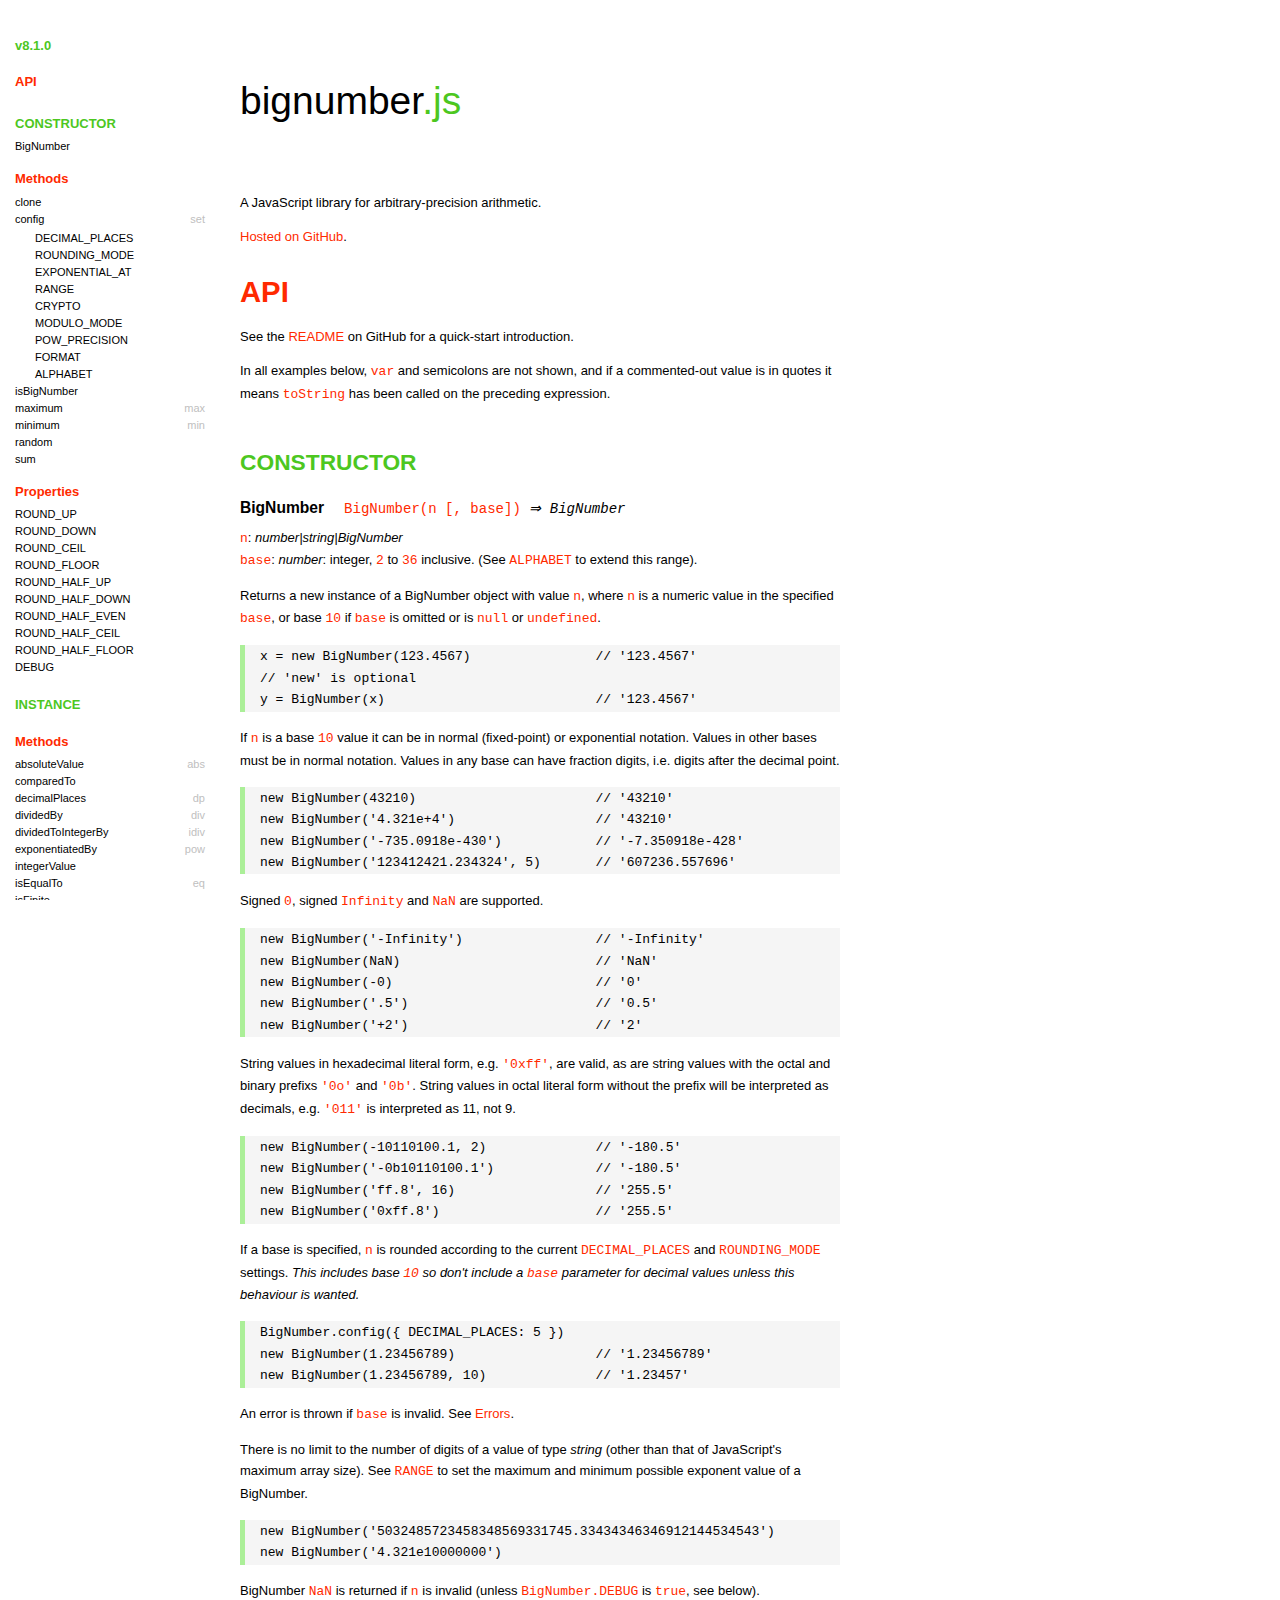
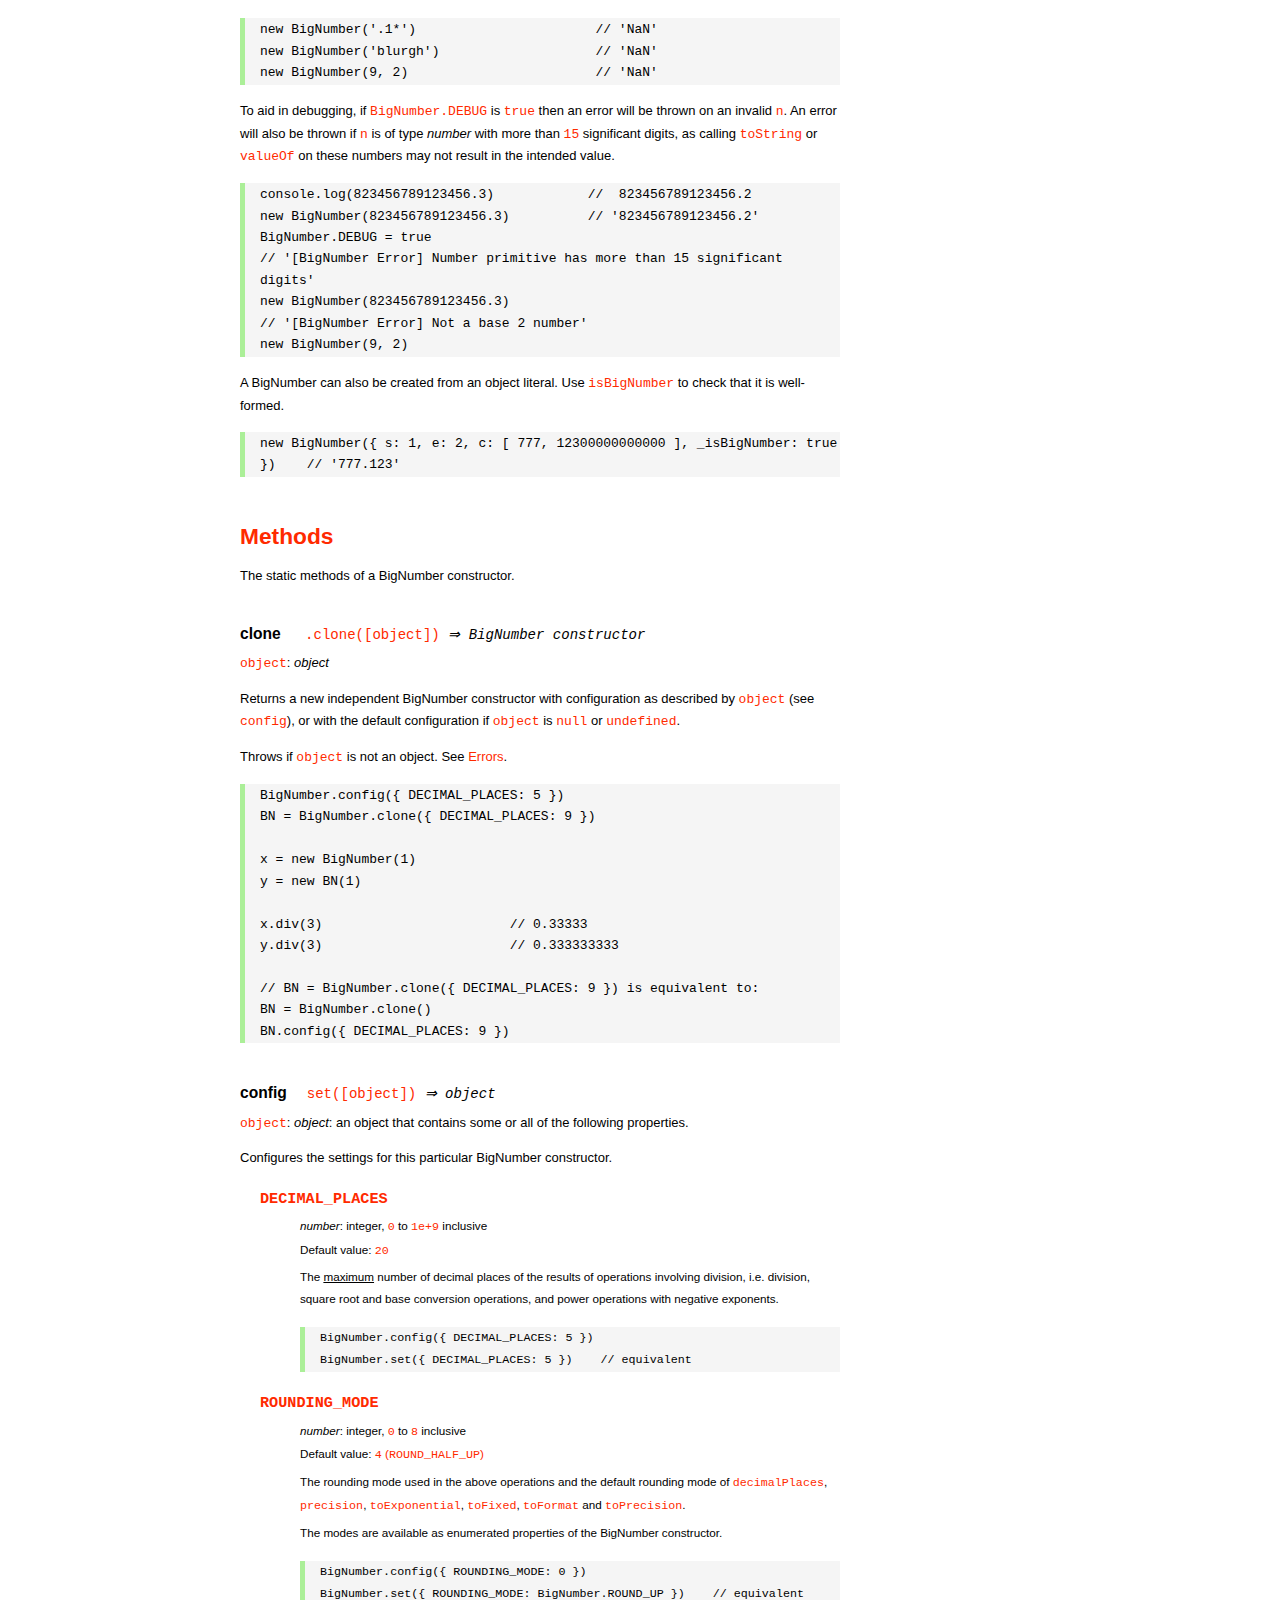
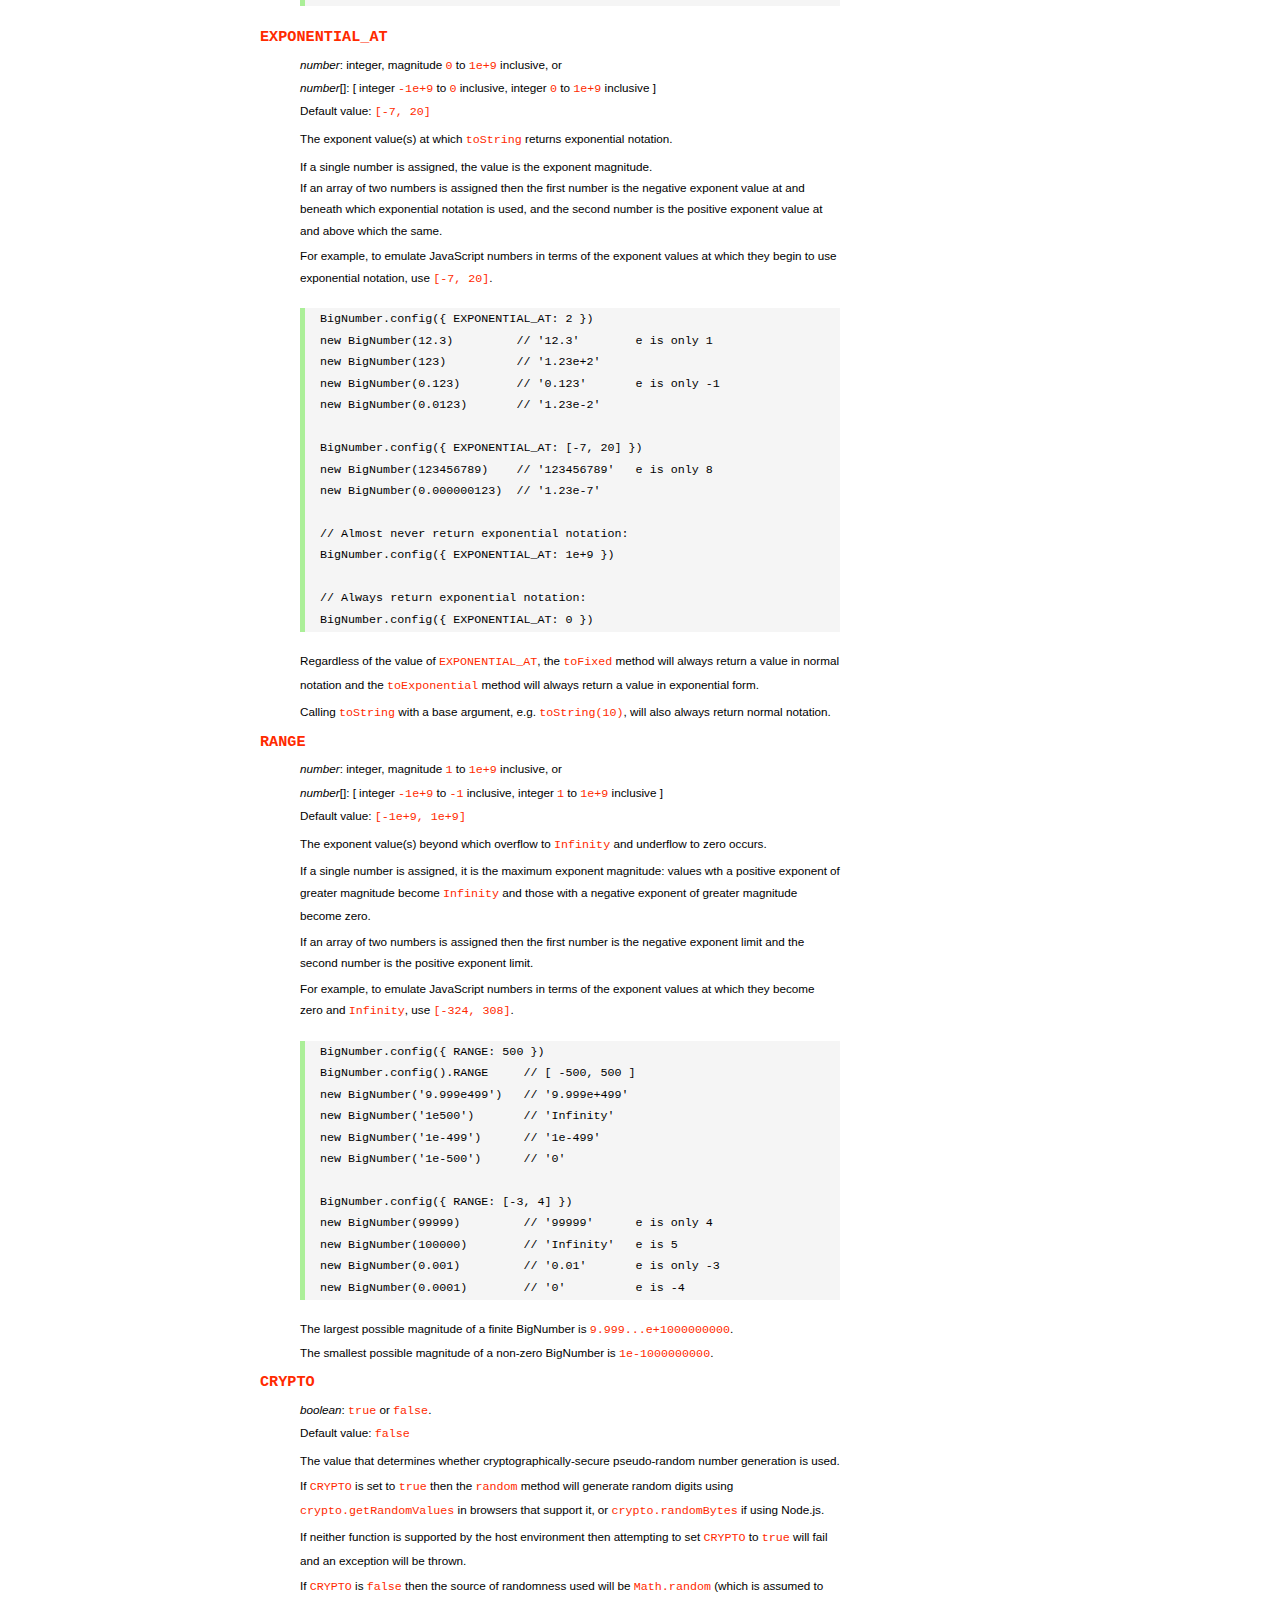
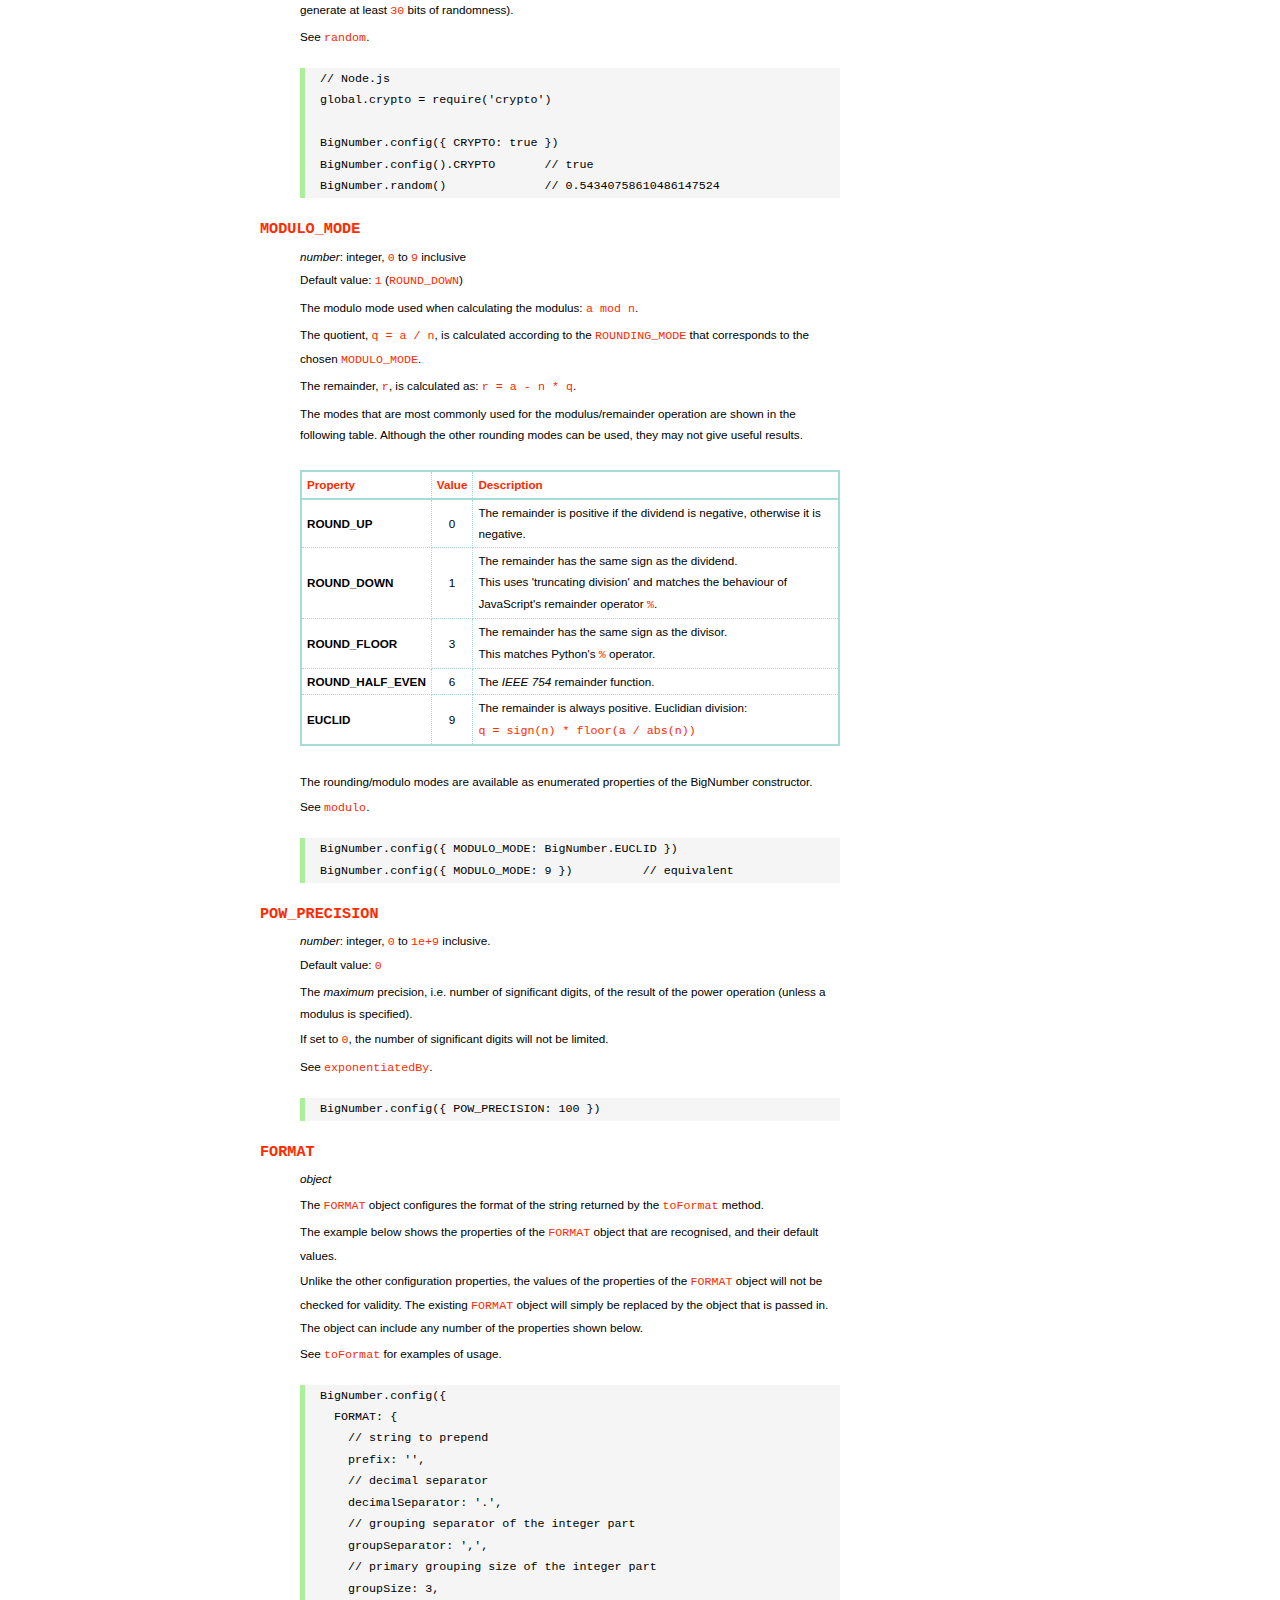
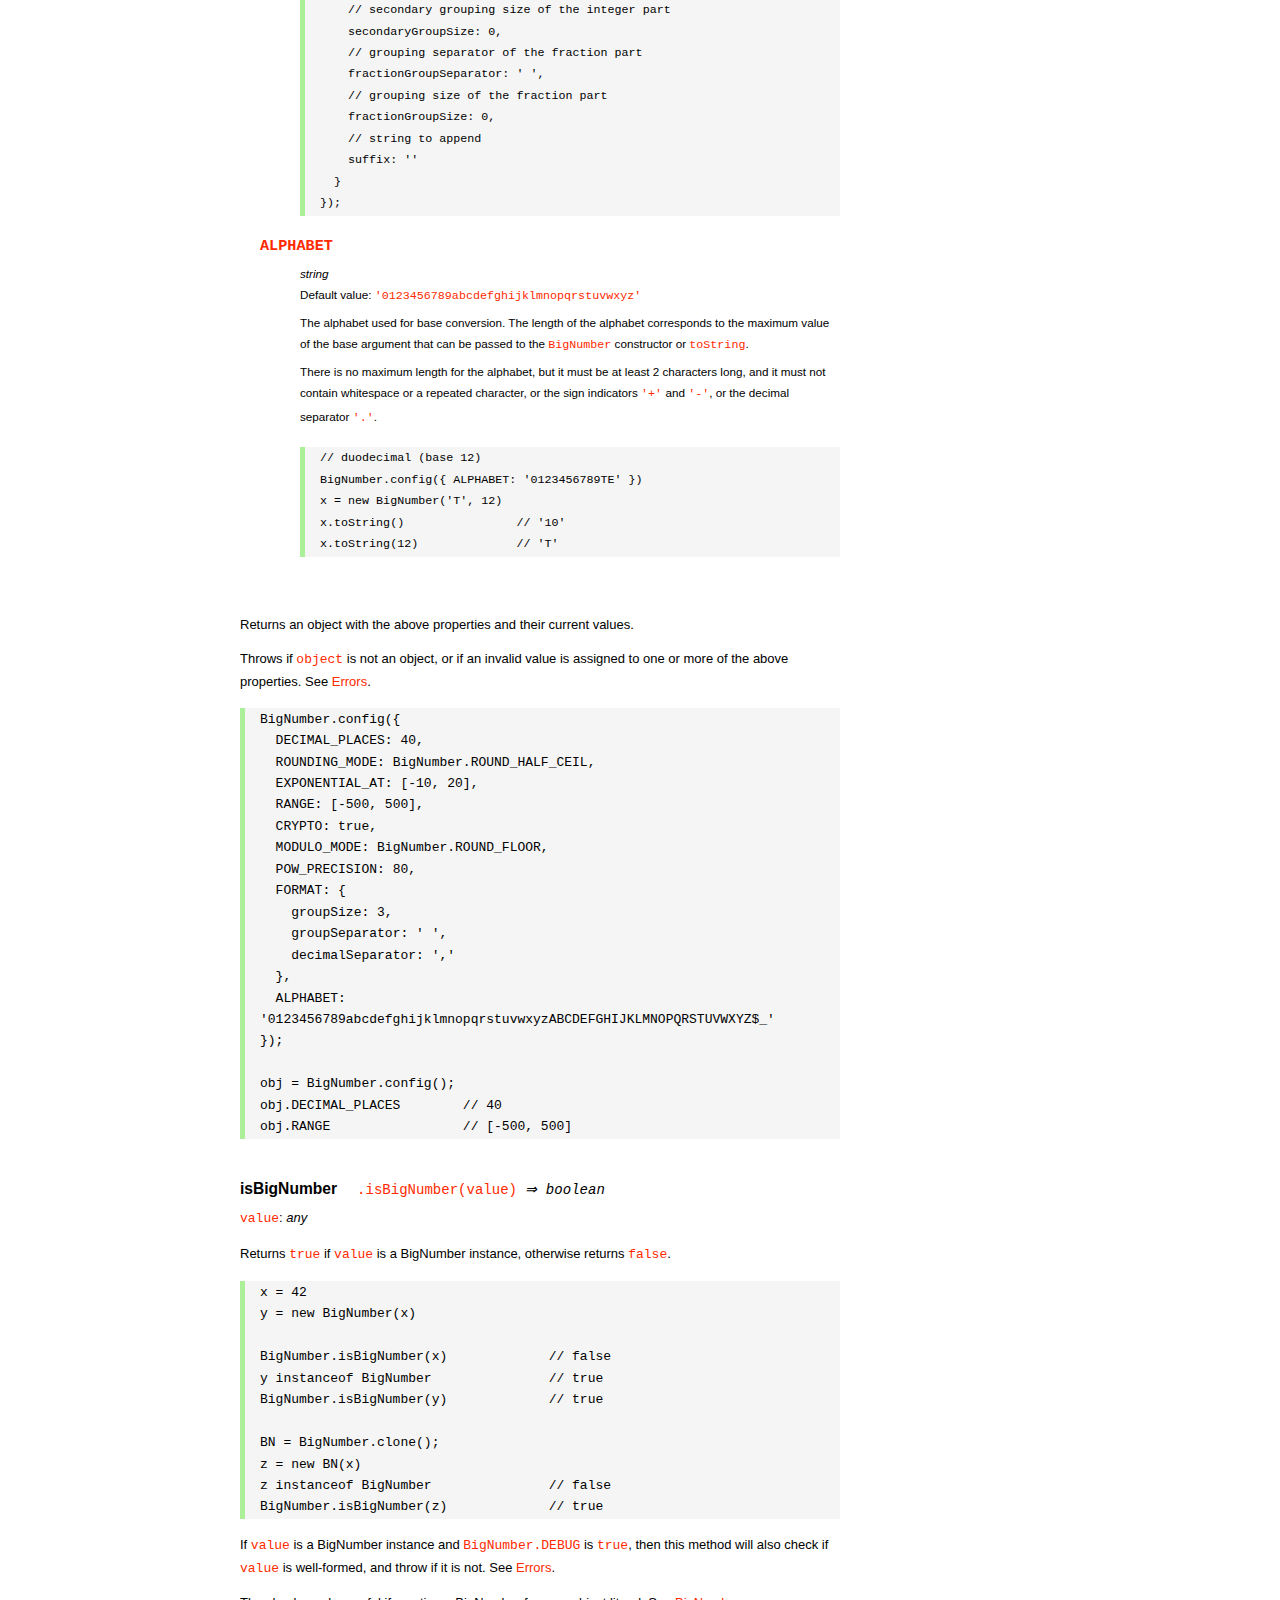
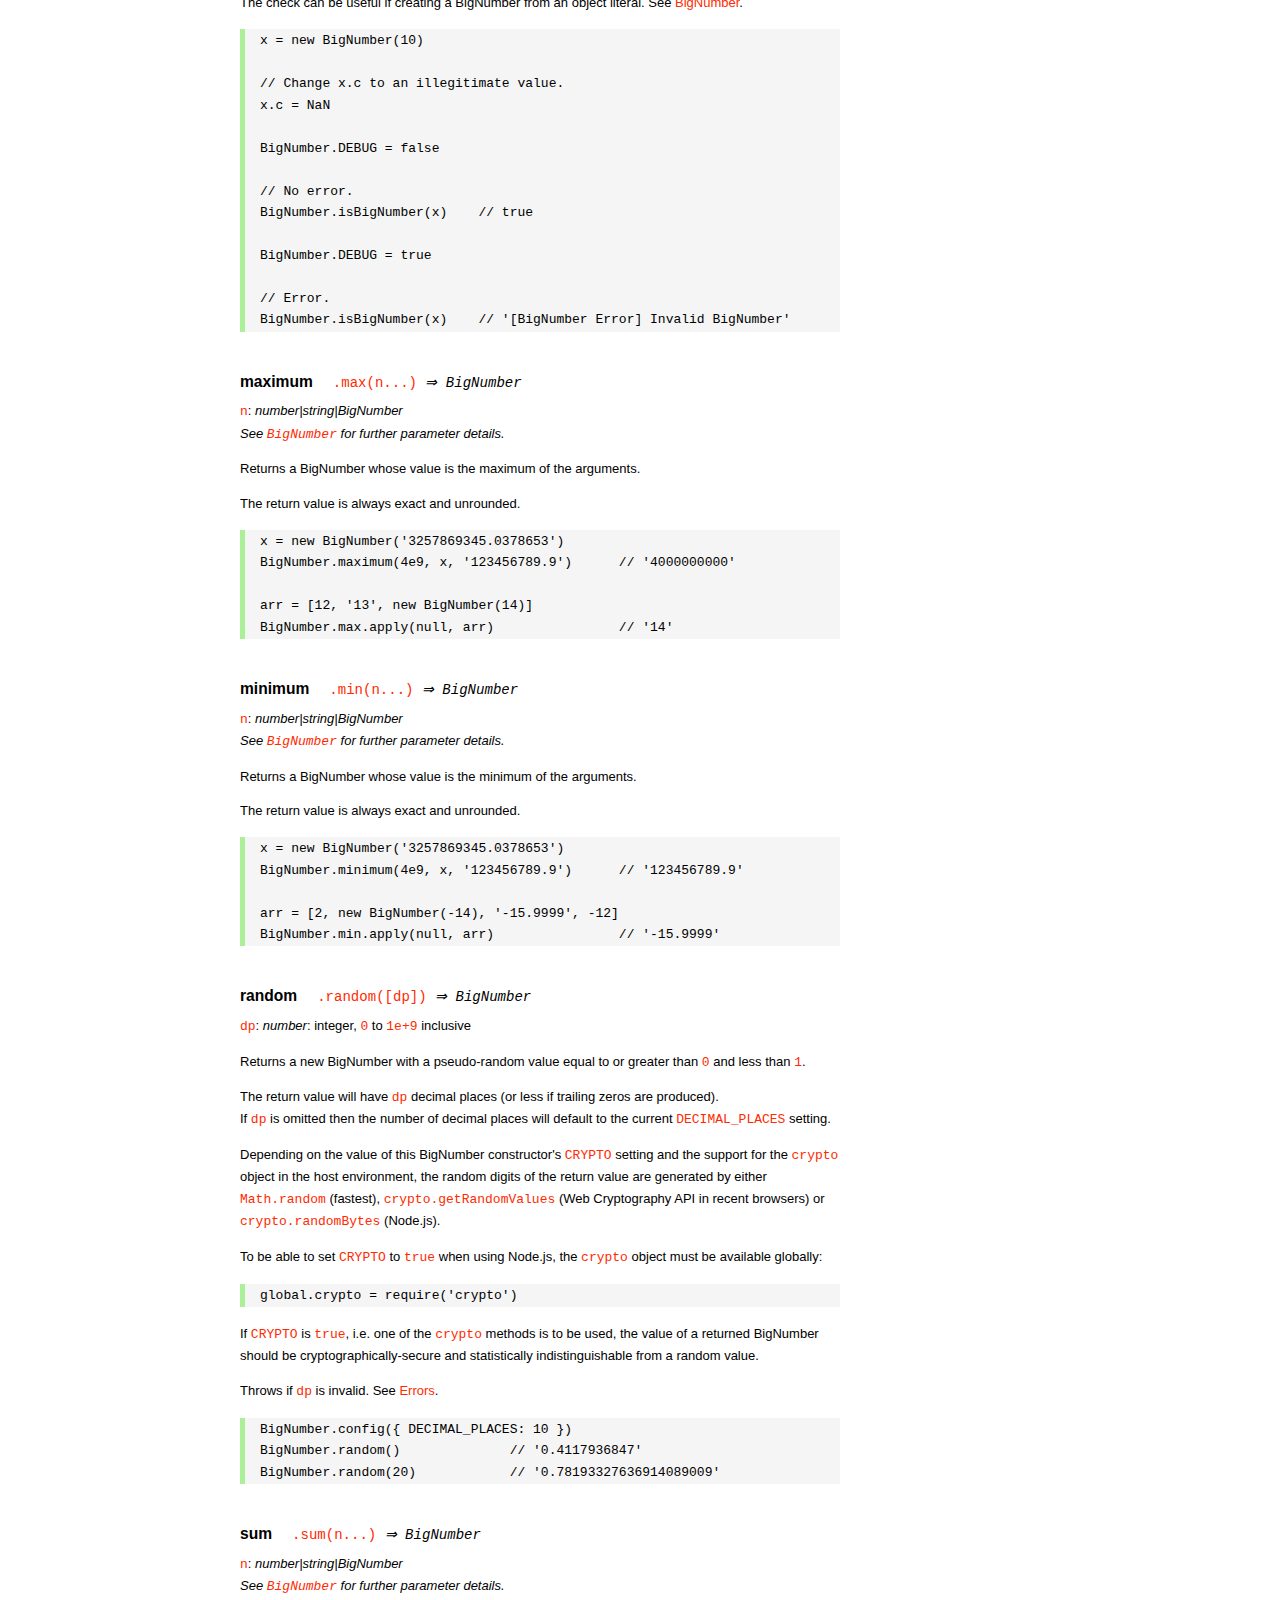
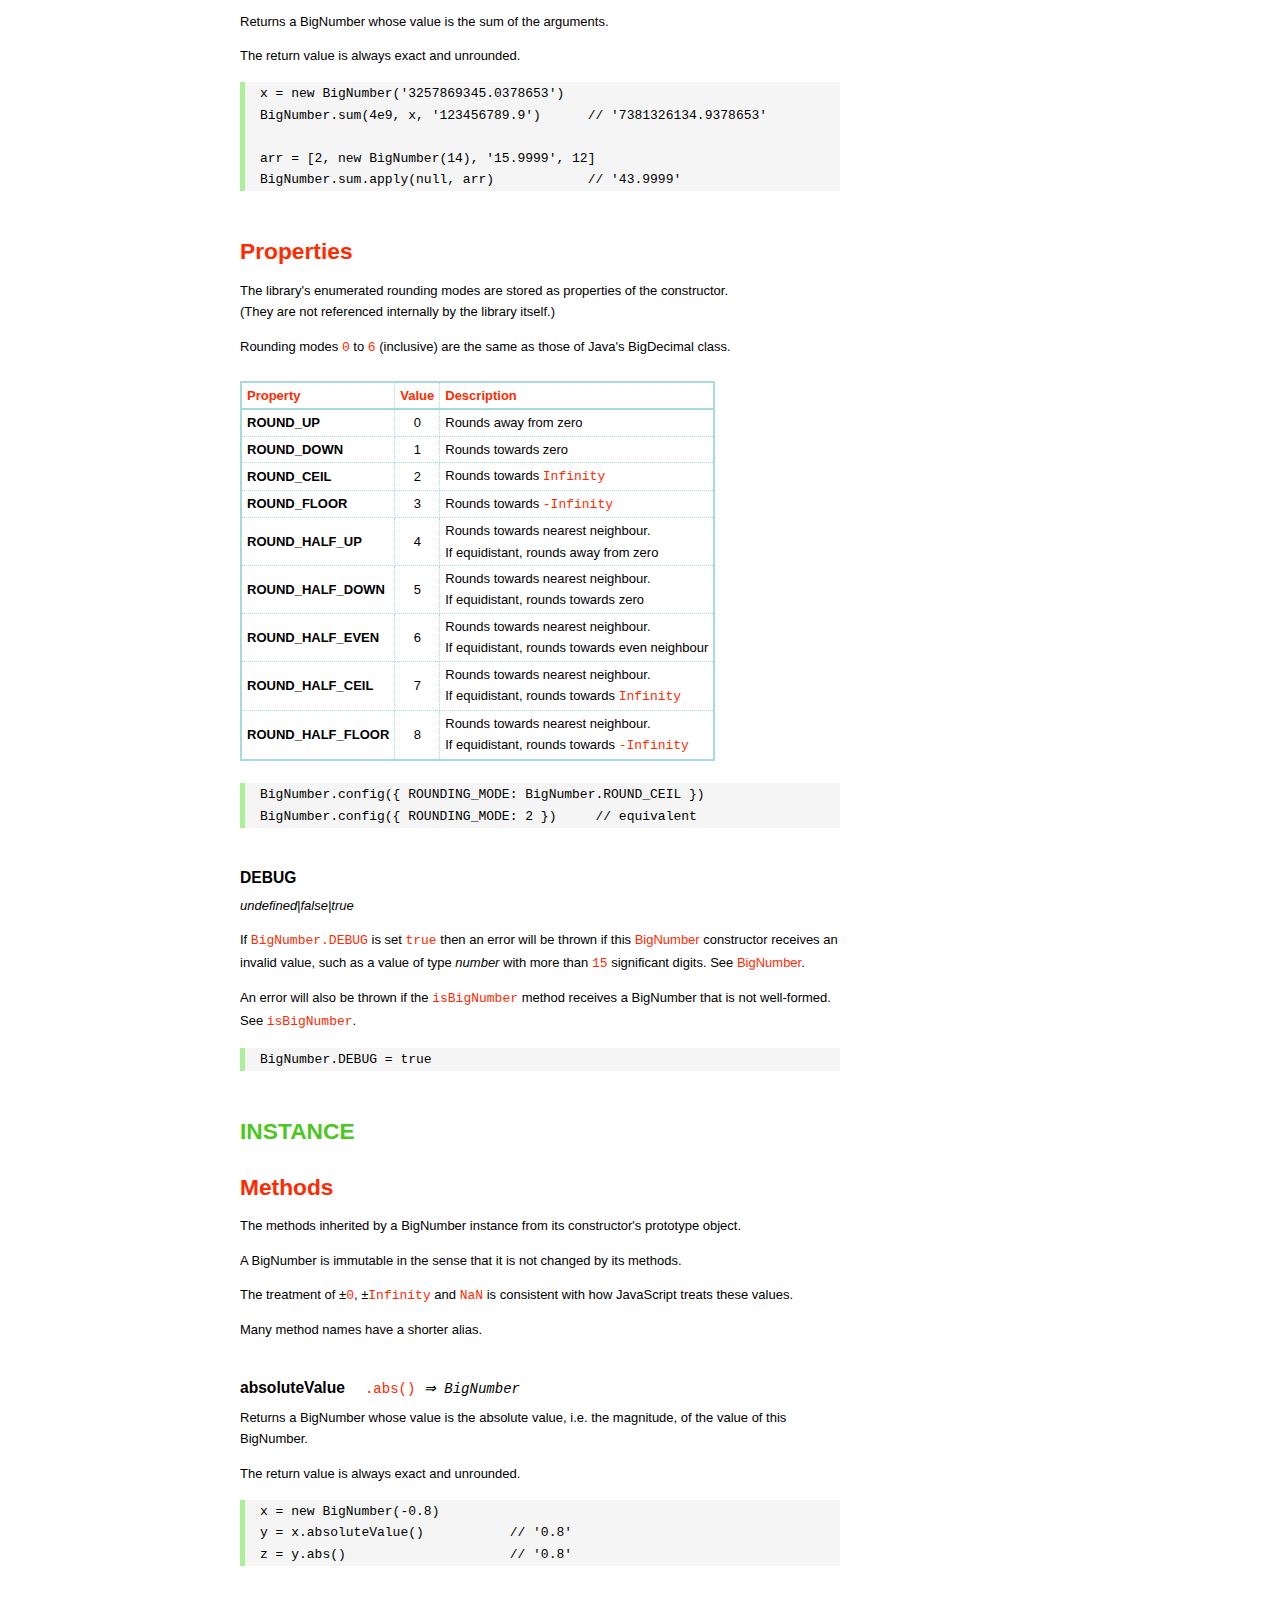
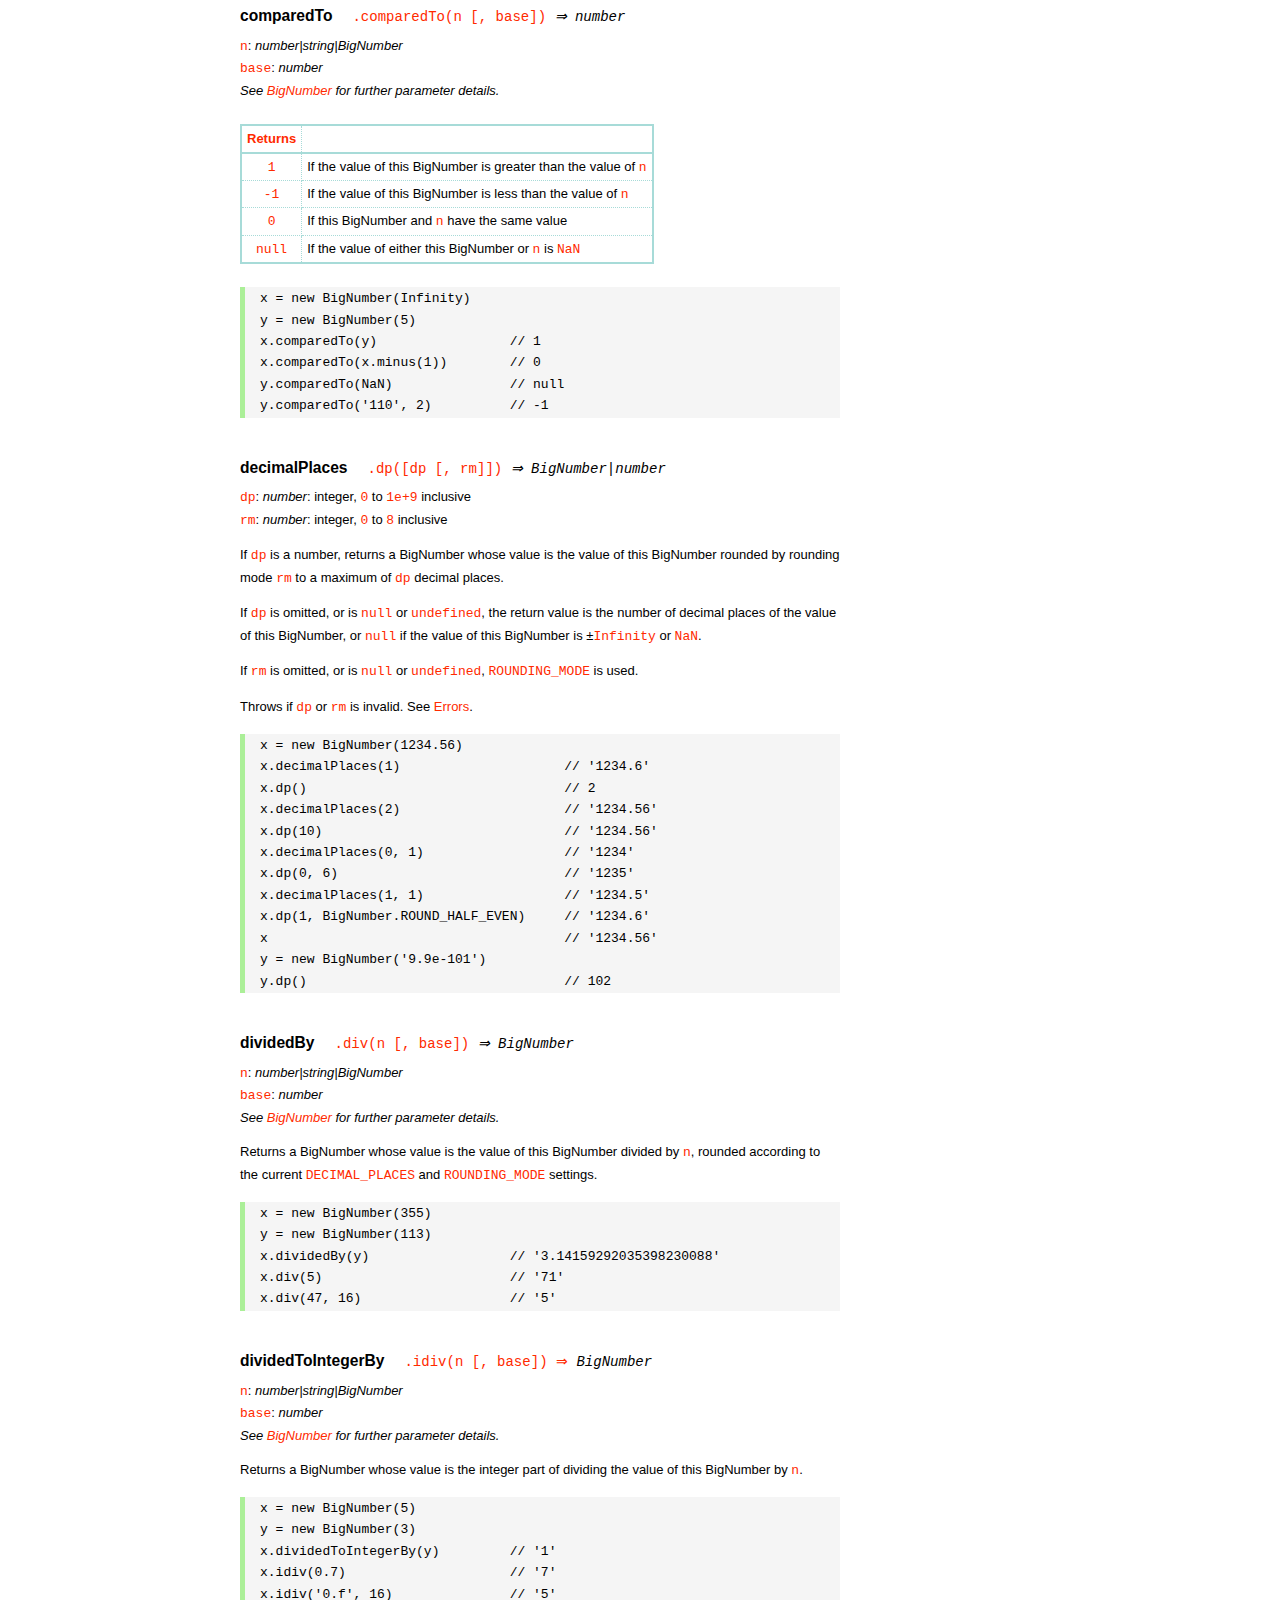
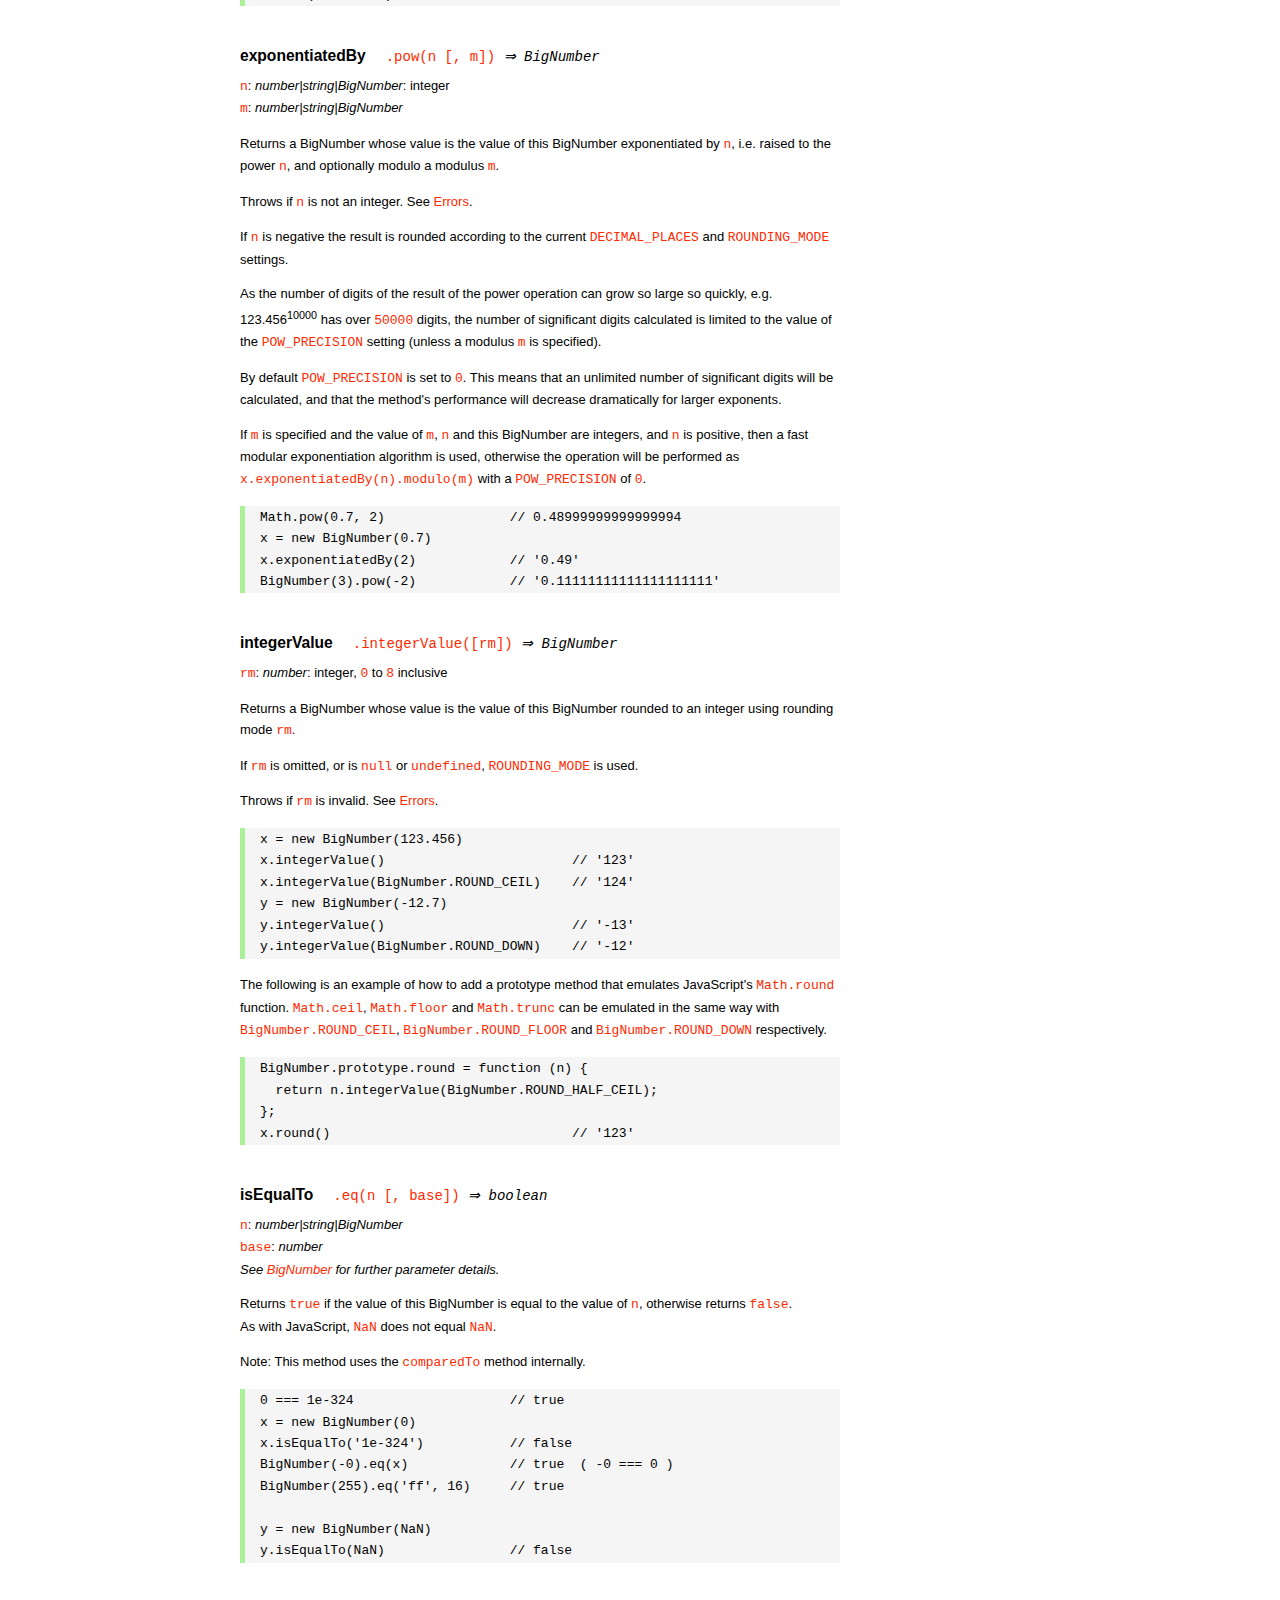
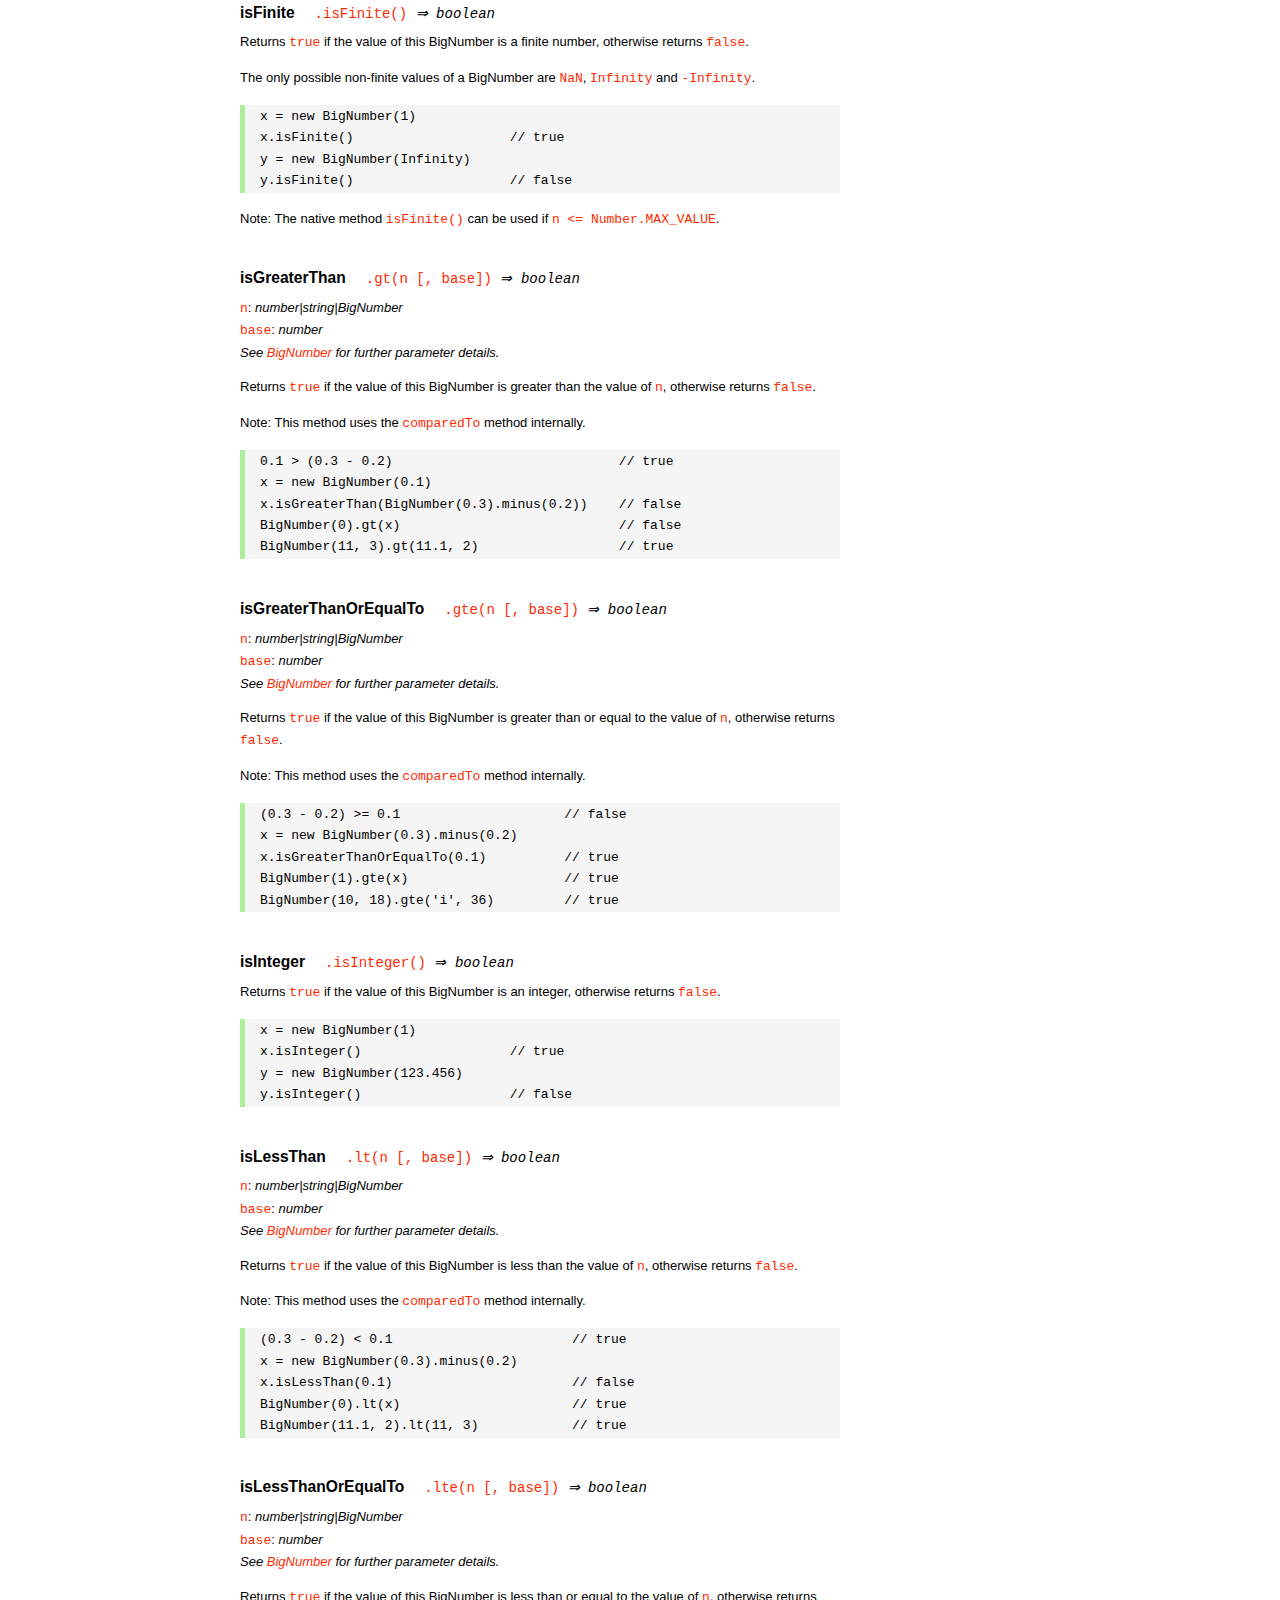
<file: bigevent-test-be/node_modules/bignumber.js/doc/API.html>
<!DOCTYPE HTML>
<html>
<head>
<meta charset="utf-8">
<meta http-equiv="X-UA-Compatible" content="IE=edge">
<meta name="Author" content="M Mclaughlin">
<title>bignumber.js API</title>
<style>
html{font-size:100%}
body{background:#fff;font-family:"Helvetica Neue",Helvetica,Arial,sans-serif;font-size:13px;
  line-height:1.65em;min-height:100%;margin:0}
body,i{color:#000}
.nav{background:#fff;position:fixed;top:0;bottom:0;left:0;width:200px;overflow-y:auto;
  padding:15px 0 30px 15px}
div.container{width:600px;margin:50px 0 50px 240px}
p{margin:0 0 1em;width:600px}
pre,ul{margin:1em 0}
h1,h2,h3,h4,h5{margin:0;padding:1.5em 0 0}
h1,h2{padding:.75em 0}
h1{font:400 3em Verdana,sans-serif;color:#000;margin-bottom:1em}
h2{font-size:2.25em;color:#ff2a00}
h3{font-size:1.75em;color:#4dc71f}
h4{font-size:1.75em;color:#ff2a00;padding-bottom:.75em}
h5{font-size:1.2em;margin-bottom:.4em}
h6{font-size:1.1em;margin-bottom:0.8em;padding:0.5em 0}
dd{padding-top:.35em}
dt{padding-top:.5em}
b{font-weight:700}
dt b{font-size:1.3em}
a,a:visited{color:#ff2a00;text-decoration:none}
a:active,a:hover{outline:0;text-decoration:underline}
.nav a,.nav b,.nav a:visited{display:block;color:#ff2a00;font-weight:700; margin-top:15px}
.nav b{color:#4dc71f;margin-top:20px;cursor:default;width:auto}
ul{list-style-type:none;padding:0 0 0 20px}
.nav ul{line-height:14px;padding-left:0;margin:5px 0 0}
.nav ul a,.nav ul a:visited,span{display:inline;color:#000;font-family:Verdana,Geneva,sans-serif;
  font-size:11px;font-weight:400;margin:0}
.inset,ul.inset{margin-left:20px}
.inset{font-size:.9em}
.nav li{width:auto;margin:0 0 3px}
.alias{font-style:italic;margin-left:20px}
table{border-collapse:collapse;border-spacing:0;border:2px solid #a7dbd8;margin:1.75em 0;padding:0}
td,th{text-align:left;margin:0;padding:2px 5px;border:1px dotted #a7dbd8}
th{border-top:2px solid #a7dbd8;border-bottom:2px solid #a7dbd8;color:#ff2a00}
code,pre{font-family:Consolas, monaco, monospace;font-weight:400}
pre{background:#f5f5f5;white-space:pre-wrap;word-wrap:break-word;border-left:5px solid #abef98;
  padding:1px 0 1px 15px;margin:1.2em 0}
code,.nav-title{color:#ff2a00}
.end{margin-bottom:25px}
.centre{text-align:center}
.error-table{font-size:13px;width:100%}
#faq{margin:3em 0 0}
li span{float:right;margin-right:10px;color:#c0c0c0}
#js{font:inherit;color:#4dc71f}
</style>
</head>
<body>

  <div class="nav">

    <b>v8.1.0</b>

	<a class='nav-title' href="#">API</a>

    <b> CONSTRUCTOR </b>
    <ul>
      <li><a href="#bignumber">BigNumber</a></li>
    </ul>

    <a href="#methods">Methods</a>
    <ul>
      <li><a href="#clone">clone</a></li>
      <li><a href="#config" >config</a><span>set</span></li>
      <li>
        <ul class="inset">
          <li><a href="#decimal-places">DECIMAL_PLACES</a></li>
          <li><a href="#rounding-mode" >ROUNDING_MODE</a></li>
          <li><a href="#exponential-at">EXPONENTIAL_AT</a></li>
          <li><a href="#range"         >RANGE</a></li>
          <li><a href="#crypto"        >CRYPTO</a></li>
          <li><a href="#modulo-mode"   >MODULO_MODE</a></li>
          <li><a href="#pow-precision" >POW_PRECISION</a></li>
          <li><a href="#format"        >FORMAT</a></li>
          <li><a href="#alphabet"      >ALPHABET</a></li>
        </ul>
      </li>
      <li><a href="#isBigNumber">isBigNumber</a></li>
      <li><a href="#max"        >maximum</a><span>max</span></li>
      <li><a href="#min"        >minimum</a><span>min</span></li>
      <li><a href="#random"     >random</a></li>
      <li><a href="#sum"        >sum</a></li>
    </ul>

    <a href="#constructor-properties">Properties</a>
    <ul>
      <li><a href="#round-up"        >ROUND_UP</a></li>
      <li><a href="#round-down"      >ROUND_DOWN</a></li>
      <li><a href="#round-ceil"      >ROUND_CEIL</a></li>
      <li><a href="#round-floor"     >ROUND_FLOOR</a></li>
      <li><a href="#round-half-up"   >ROUND_HALF_UP</a></li>
      <li><a href="#round-half-down" >ROUND_HALF_DOWN</a></li>
      <li><a href="#round-half-even" >ROUND_HALF_EVEN</a></li>
      <li><a href="#round-half-ceil" >ROUND_HALF_CEIL</a></li>
      <li><a href="#round-half-floor">ROUND_HALF_FLOOR</a></li>
      <li><a href="#debug"           >DEBUG</a></li>
    </ul>

    <b> INSTANCE </b>

    <a href="#prototype-methods">Methods</a>
    <ul>
      <li><a href="#abs"    >absoluteValue         </a><span>abs</span>  </li>
      <li><a href="#cmp"    >comparedTo            </a>                  </li>
      <li><a href="#dp"     >decimalPlaces         </a><span>dp</span>   </li>
      <li><a href="#div"    >dividedBy             </a><span>div</span>  </li>
      <li><a href="#divInt" >dividedToIntegerBy    </a><span>idiv</span> </li>
      <li><a href="#pow"    >exponentiatedBy       </a><span>pow</span>  </li>
      <li><a href="#int"    >integerValue          </a>                  </li>
      <li><a href="#eq"     >isEqualTo             </a><span>eq</span>   </li>
      <li><a href="#isF"    >isFinite              </a>                  </li>
      <li><a href="#gt"     >isGreaterThan         </a><span>gt</span>   </li>
      <li><a href="#gte"    >isGreaterThanOrEqualTo</a><span>gte</span>  </li>
      <li><a href="#isInt"  >isInteger             </a>                  </li>
      <li><a href="#lt"     >isLessThan            </a><span>lt</span>   </li>
      <li><a href="#lte"    >isLessThanOrEqualTo   </a><span>lte</span>  </li>
      <li><a href="#isNaN"  >isNaN                 </a>                  </li>
      <li><a href="#isNeg"  >isNegative            </a>                  </li>
      <li><a href="#isPos"  >isPositive            </a>                  </li>
      <li><a href="#isZ"    >isZero                </a>                  </li>
      <li><a href="#minus"  >minus                 </a>                  </li>
      <li><a href="#mod"    >modulo                </a><span>mod</span>  </li>
      <li><a href="#times"  >multipliedBy          </a><span>times</span></li>
      <li><a href="#neg"    >negated               </a>                  </li>
      <li><a href="#plus"   >plus                  </a>                  </li>
      <li><a href="#sd"     >precision             </a><span>sd</span>   </li>
      <li><a href="#shift"  >shiftedBy             </a>                  </li>
      <li><a href="#sqrt"   >squareRoot            </a><span>sqrt</span> </li>
      <li><a href="#toE"    >toExponential         </a>                  </li>
      <li><a href="#toFix"  >toFixed               </a>                  </li>
      <li><a href="#toFor"  >toFormat              </a>                  </li>
      <li><a href="#toFr"   >toFraction            </a>                  </li>
      <li><a href="#toJSON" >toJSON                </a>                  </li>
      <li><a href="#toN"    >toNumber              </a>                  </li>
      <li><a href="#toP"    >toPrecision           </a>                  </li>
      <li><a href="#toS"    >toString              </a>                  </li>
      <li><a href="#valueOf">valueOf               </a>                  </li>
    </ul>

    <a href="#instance-properties">Properties</a>
    <ul>
      <li><a href="#coefficient">c: coefficient</a></li>
      <li><a href="#exponent"   >e: exponent</a></li>
      <li><a href="#sign"       >s: sign</a></li>
    </ul>

    <a href="#zero-nan-infinity">Zero, NaN &amp; Infinity</a>
    <a href="#Errors">Errors</a>
    <a href="#type-coercion">Type coercion</a>
    <a class='end' href="#faq">FAQ</a>

  </div>

  <div class="container">

    <h1>bignumber<span id='js'>.js</span></h1>

    <p>A JavaScript library for arbitrary-precision arithmetic.</p>
    <p><a href="https://github.com/MikeMcl/bignumber.js">Hosted on GitHub</a>. </p>

    <h2>API</h2>

    <p>
      See the <a href='https://github.com/MikeMcl/bignumber.js'>README</a> on GitHub for a
      quick-start introduction.
    </p>
    <p>
      In all examples below, <code>var</code> and semicolons are not shown, and if a commented-out
      value is in quotes it means <code>toString</code> has been called on the preceding expression.
    </p>


    <h3>CONSTRUCTOR</h3>


    <h5 id="bignumber">
      BigNumber<code class='inset'>BigNumber(n [, base]) <i>&rArr; BigNumber</i></code>
    </h5>
    <p>
      <code>n</code>: <i>number|string|BigNumber</i><br />
      <code>base</code>: <i>number</i>: integer, <code>2</code> to <code>36</code> inclusive. (See
      <a href='#alphabet'><code>ALPHABET</code></a> to extend this range).
    </p>
    <p>
      Returns a new instance of a BigNumber object with value <code>n</code>, where <code>n</code>
      is a numeric value in the specified <code>base</code>, or base <code>10</code> if
      <code>base</code> is omitted or is <code>null</code> or <code>undefined</code>.
    </p>
    <pre>
x = new BigNumber(123.4567)                // '123.4567'
// 'new' is optional
y = BigNumber(x)                           // '123.4567'</pre>
    <p>
      If <code>n</code> is a base <code>10</code> value it can be in normal (fixed-point) or
      exponential notation. Values in other bases must be in normal notation. Values in any base can
      have fraction digits, i.e. digits after the decimal point.
    </p>
    <pre>
new BigNumber(43210)                       // '43210'
new BigNumber('4.321e+4')                  // '43210'
new BigNumber('-735.0918e-430')            // '-7.350918e-428'
new BigNumber('123412421.234324', 5)       // '607236.557696'</pre>
    <p>
      Signed <code>0</code>, signed <code>Infinity</code> and <code>NaN</code> are supported.
    </p>
    <pre>
new BigNumber('-Infinity')                 // '-Infinity'
new BigNumber(NaN)                         // 'NaN'
new BigNumber(-0)                          // '0'
new BigNumber('.5')                        // '0.5'
new BigNumber('+2')                        // '2'</pre>
    <p>
      String values in hexadecimal literal form, e.g. <code>'0xff'</code>, are valid, as are
      string values with the octal and binary prefixs <code>'0o'</code> and <code>'0b'</code>.
      String values in octal literal form without the prefix will be interpreted as
      decimals, e.g. <code>'011'</code> is interpreted as 11, not 9.
    </p>
    <pre>
new BigNumber(-10110100.1, 2)              // '-180.5'
new BigNumber('-0b10110100.1')             // '-180.5'
new BigNumber('ff.8', 16)                  // '255.5'
new BigNumber('0xff.8')                    // '255.5'</pre>
    <p>
      If a base is specified, <code>n</code> is rounded according to the current
      <a href='#decimal-places'><code>DECIMAL_PLACES</code></a> and
      <a href='#rounding-mode'><code>ROUNDING_MODE</code></a> settings. <em>This includes base
      <code>10</code> so don't include a <code>base</code> parameter for decimal values unless
      this behaviour is wanted.</em>
    </p>
    <pre>BigNumber.config({ DECIMAL_PLACES: 5 })
new BigNumber(1.23456789)                  // '1.23456789'
new BigNumber(1.23456789, 10)              // '1.23457'</pre>
    <p>An error is thrown if <code>base</code> is invalid. See <a href='#Errors'>Errors</a>.</p>
    <p>
      There is no limit to the number of digits of a value of type <em>string</em> (other than
      that of JavaScript's maximum array size). See <a href='#range'><code>RANGE</code></a> to set
      the maximum and minimum possible exponent value of a BigNumber.
    </p>
    <pre>
new BigNumber('5032485723458348569331745.33434346346912144534543')
new BigNumber('4.321e10000000')</pre>
    <p>BigNumber <code>NaN</code> is returned if <code>n</code> is invalid
    (unless <code>BigNumber.DEBUG</code> is <code>true</code>, see below).</p>
    <pre>
new BigNumber('.1*')                       // 'NaN'
new BigNumber('blurgh')                    // 'NaN'
new BigNumber(9, 2)                        // 'NaN'</pre>
    <p>
      To aid in debugging, if <code>BigNumber.DEBUG</code> is <code>true</code> then an error will
      be thrown on an invalid <code>n</code>. An error will also be thrown if <code>n</code> is of
      type <em>number</em> with more than <code>15</code> significant digits, as calling
      <code><a href='#toS'>toString</a></code> or <code><a href='#valueOf'>valueOf</a></code> on
      these numbers may not result in the intended value.
    </p>
      <pre>
console.log(823456789123456.3)            //  823456789123456.2
new BigNumber(823456789123456.3)          // '823456789123456.2'
BigNumber.DEBUG = true
// '[BigNumber Error] Number primitive has more than 15 significant digits'
new BigNumber(823456789123456.3)
// '[BigNumber Error] Not a base 2 number'
new BigNumber(9, 2)</pre>
    <p>
      A BigNumber can also be created from an object literal.
      Use <code><a href='#isBigNumber'>isBigNumber</a></code> to check that it is well-formed.
    </p>
    <pre>new BigNumber({ s: 1, e: 2, c: [ 777, 12300000000000 ], _isBigNumber: true })    // '777.123'</pre>




    <h4 id="methods">Methods</h4>
     <p>The static methods of a BigNumber constructor.</p>




    <h5 id="clone">clone
      <code class='inset'>.clone([object]) <i>&rArr; BigNumber constructor</i></code>
    </h5>
    <p><code>object</code>: <i>object</i></p>
    <p>
      Returns a new independent BigNumber constructor with configuration as described by
      <code>object</code> (see <a href='#config'><code>config</code></a>), or with the default
      configuration if <code>object</code> is <code>null</code> or <code>undefined</code>.
    </p>
    <p>
      Throws if <code>object</code> is not an object. See <a href='#Errors'>Errors</a>.
    </p>
    <pre>BigNumber.config({ DECIMAL_PLACES: 5 })
BN = BigNumber.clone({ DECIMAL_PLACES: 9 })

x = new BigNumber(1)
y = new BN(1)

x.div(3)                        // 0.33333
y.div(3)                        // 0.333333333

// BN = BigNumber.clone({ DECIMAL_PLACES: 9 }) is equivalent to:
BN = BigNumber.clone()
BN.config({ DECIMAL_PLACES: 9 })</pre>



    <h5 id="config">config<code class='inset'>set([object]) <i>&rArr; object</i></code></h5>
    <p>
      <code>object</code>: <i>object</i>: an object that contains some or all of the following
      properties.
    </p>
    <p>Configures the settings for this particular BigNumber constructor.</p>

    <dl class='inset'>
      <dt id="decimal-places"><code><b>DECIMAL_PLACES</b></code></dt>
      <dd>
        <i>number</i>: integer, <code>0</code> to <code>1e+9</code> inclusive<br />
        Default value: <code>20</code>
      </dd>
      <dd>
        The <u>maximum</u> number of decimal places of the results of operations involving
        division, i.e. division, square root and base conversion operations, and power
        operations with negative exponents.<br />
      </dd>
      <dd>
      <pre>BigNumber.config({ DECIMAL_PLACES: 5 })
BigNumber.set({ DECIMAL_PLACES: 5 })    // equivalent</pre>
      </dd>



      <dt id="rounding-mode"><code><b>ROUNDING_MODE</b></code></dt>
      <dd>
        <i>number</i>: integer, <code>0</code> to <code>8</code> inclusive<br />
        Default value: <code>4</code> <a href="#round-half-up">(<code>ROUND_HALF_UP</code>)</a>
      </dd>
      <dd>
        The rounding mode used in the above operations and the default rounding mode of
        <a href='#dp'><code>decimalPlaces</code></a>,
        <a href='#sd'><code>precision</code></a>,
        <a href='#toE'><code>toExponential</code></a>,
        <a href='#toFix'><code>toFixed</code></a>,
        <a href='#toFor'><code>toFormat</code></a> and
        <a href='#toP'><code>toPrecision</code></a>.
      </dd>
      <dd>The modes are available as enumerated properties of the BigNumber constructor.</dd>
       <dd>
      <pre>BigNumber.config({ ROUNDING_MODE: 0 })
BigNumber.set({ ROUNDING_MODE: BigNumber.ROUND_UP })    // equivalent</pre>
        </dd>



      <dt id="exponential-at"><code><b>EXPONENTIAL_AT</b></code></dt>
      <dd>
        <i>number</i>: integer, magnitude <code>0</code> to <code>1e+9</code> inclusive, or
        <br />
        <i>number</i>[]: [ integer <code>-1e+9</code> to <code>0</code> inclusive, integer
        <code>0</code> to <code>1e+9</code> inclusive ]<br />
        Default value: <code>[-7, 20]</code>
      </dd>
      <dd>
        The exponent value(s) at which <code>toString</code> returns exponential notation.
      </dd>
      <dd>
        If a single number is assigned, the value is the exponent magnitude.<br />
        If an array of two numbers is assigned then the first number is the negative exponent
        value at and beneath which exponential notation is used, and the second number is the
        positive exponent value at and above which the same.
      </dd>
      <dd>
        For example, to emulate JavaScript numbers in terms of the exponent values at which they
        begin to use exponential notation, use <code>[-7, 20]</code>.
      </dd>
      <dd>
      <pre>BigNumber.config({ EXPONENTIAL_AT: 2 })
new BigNumber(12.3)         // '12.3'        e is only 1
new BigNumber(123)          // '1.23e+2'
new BigNumber(0.123)        // '0.123'       e is only -1
new BigNumber(0.0123)       // '1.23e-2'

BigNumber.config({ EXPONENTIAL_AT: [-7, 20] })
new BigNumber(123456789)    // '123456789'   e is only 8
new BigNumber(0.000000123)  // '1.23e-7'

// Almost never return exponential notation:
BigNumber.config({ EXPONENTIAL_AT: 1e+9 })

// Always return exponential notation:
BigNumber.config({ EXPONENTIAL_AT: 0 })</pre>
      </dd>
      <dd>
        Regardless of the value of <code>EXPONENTIAL_AT</code>, the <code>toFixed</code> method
        will always return a value in normal notation and the <code>toExponential</code> method
        will always return a value in exponential form.
      </dd>
      <dd>
        Calling <code>toString</code> with a base argument, e.g. <code>toString(10)</code>, will
        also always return normal notation.
      </dd>



      <dt id="range"><code><b>RANGE</b></code></dt>
      <dd>
        <i>number</i>: integer, magnitude <code>1</code> to <code>1e+9</code> inclusive, or
        <br />
        <i>number</i>[]: [ integer <code>-1e+9</code> to <code>-1</code> inclusive, integer
        <code>1</code> to <code>1e+9</code> inclusive ]<br />
        Default value: <code>[-1e+9, 1e+9]</code>
      </dd>
      <dd>
        The exponent value(s) beyond which overflow to <code>Infinity</code> and underflow to
        zero occurs.
      </dd>
      <dd>
        If a single number is assigned, it is the maximum exponent magnitude: values wth a
        positive exponent of greater magnitude become <code>Infinity</code> and those with a
        negative exponent of greater magnitude become zero.
      <dd>
        If an array of two numbers is assigned then the first number is the negative exponent
        limit and the second number is the positive exponent limit.
      </dd>
      <dd>
        For example, to emulate JavaScript numbers in terms of the exponent values at which they
        become zero and <code>Infinity</code>, use <code>[-324, 308]</code>.
      </dd>
      <dd>
      <pre>BigNumber.config({ RANGE: 500 })
BigNumber.config().RANGE     // [ -500, 500 ]
new BigNumber('9.999e499')   // '9.999e+499'
new BigNumber('1e500')       // 'Infinity'
new BigNumber('1e-499')      // '1e-499'
new BigNumber('1e-500')      // '0'

BigNumber.config({ RANGE: [-3, 4] })
new BigNumber(99999)         // '99999'      e is only 4
new BigNumber(100000)        // 'Infinity'   e is 5
new BigNumber(0.001)         // '0.01'       e is only -3
new BigNumber(0.0001)        // '0'          e is -4</pre>
      </dd>
      <dd>
        The largest possible magnitude of a finite BigNumber is
        <code>9.999...e+1000000000</code>.<br />
        The smallest possible magnitude of a non-zero BigNumber is <code>1e-1000000000</code>.
      </dd>



      <dt id="crypto"><code><b>CRYPTO</b></code></dt>
      <dd>
        <i>boolean</i>: <code>true</code> or <code>false</code>.<br />
        Default value: <code>false</code>
      </dd>
      <dd>
        The value that determines whether cryptographically-secure pseudo-random number
        generation is used.
      </dd>
      <dd>
        If <code>CRYPTO</code> is set to <code>true</code> then the
        <a href='#random'><code>random</code></a> method will generate random digits using
        <code>crypto.getRandomValues</code> in browsers that support it, or
        <code>crypto.randomBytes</code> if using Node.js.
      </dd>
      <dd>
        If neither function is supported by the host environment then attempting to set
        <code>CRYPTO</code> to <code>true</code> will fail and an exception will be thrown.
      </dd>
      <dd>
        If <code>CRYPTO</code> is <code>false</code> then the source of randomness used will be
        <code>Math.random</code> (which is assumed to generate at least <code>30</code> bits of
        randomness).
      </dd>
      <dd>See <a href='#random'><code>random</code></a>.</dd>
      <dd>
      <pre>
// Node.js
global.crypto = require('crypto')

BigNumber.config({ CRYPTO: true })
BigNumber.config().CRYPTO       // true
BigNumber.random()              // 0.54340758610486147524</pre>
      </dd>



      <dt id="modulo-mode"><code><b>MODULO_MODE</b></code></dt>
      <dd>
        <i>number</i>: integer, <code>0</code> to <code>9</code> inclusive<br />
        Default value: <code>1</code> (<a href="#round-down"><code>ROUND_DOWN</code></a>)
      </dd>
      <dd>The modulo mode used when calculating the modulus: <code>a mod n</code>.</dd>
      <dd>
        The quotient, <code>q = a / n</code>, is calculated according to the
        <a href='#rounding-mode'><code>ROUNDING_MODE</code></a> that corresponds to the chosen
        <code>MODULO_MODE</code>.
      </dd>
      <dd>The remainder, <code>r</code>, is calculated as: <code>r = a - n * q</code>.</dd>
      <dd>
        The modes that are most commonly used for the modulus/remainder operation are shown in
        the following table. Although the other rounding modes can be used, they may not give
        useful results.
      </dd>
      <dd>
        <table>
          <tr><th>Property</th><th>Value</th><th>Description</th></tr>
          <tr>
            <td><b>ROUND_UP</b></td><td class='centre'>0</td>
            <td>
              The remainder is positive if the dividend is negative, otherwise it is negative.
            </td>
          </tr>
          <tr>
            <td><b>ROUND_DOWN</b></td><td class='centre'>1</td>
            <td>
              The remainder has the same sign as the dividend.<br />
              This uses 'truncating division' and matches the behaviour of JavaScript's
              remainder operator <code>%</code>.
            </td>
          </tr>
          <tr>
            <td><b>ROUND_FLOOR</b></td><td class='centre'>3</td>
            <td>
              The remainder has the same sign as the divisor.<br />
              This matches Python's <code>%</code> operator.
            </td>
          </tr>
          <tr>
            <td><b>ROUND_HALF_EVEN</b></td><td class='centre'>6</td>
            <td>The <i>IEEE 754</i> remainder function.</td>
          </tr>
           <tr>
             <td><b>EUCLID</b></td><td class='centre'>9</td>
             <td>
               The remainder is always positive. Euclidian division: <br />
               <code>q = sign(n) * floor(a / abs(n))</code>
             </td>
           </tr>
        </table>
      </dd>
      <dd>
        The rounding/modulo modes are available as enumerated properties of the BigNumber
        constructor.
      </dd>
      <dd>See <a href='#mod'><code>modulo</code></a>.</dd>
      <dd>
        <pre>BigNumber.config({ MODULO_MODE: BigNumber.EUCLID })
BigNumber.config({ MODULO_MODE: 9 })          // equivalent</pre>
      </dd>



      <dt id="pow-precision"><code><b>POW_PRECISION</b></code></dt>
      <dd>
        <i>number</i>: integer, <code>0</code> to <code>1e+9</code> inclusive.<br />
        Default value: <code>0</code>
      </dd>
      <dd>
        The <i>maximum</i> precision, i.e. number of significant digits, of the result of the power
        operation (unless a modulus is specified).
      </dd>
      <dd>If set to <code>0</code>, the number of significant digits will not be limited.</dd>
      <dd>See <a href='#pow'><code>exponentiatedBy</code></a>.</dd>
      <dd><pre>BigNumber.config({ POW_PRECISION: 100 })</pre></dd>



      <dt id="format"><code><b>FORMAT</b></code></dt>
      <dd><i>object</i></dd>
      <dd>
        The <code>FORMAT</code> object configures the format of the string returned by the
        <a href='#toFor'><code>toFormat</code></a> method.
      </dd>
      <dd>
        The example below shows the properties of the <code>FORMAT</code> object that are
        recognised, and their default values.
      </dd>
      <dd>
         Unlike the other configuration properties, the values of the properties of the
         <code>FORMAT</code> object will not be checked for validity. The existing
         <code>FORMAT</code> object will simply be replaced by the object that is passed in.
         The object can include any number of the properties shown below.
      </dd>
      <dd>See <a href='#toFor'><code>toFormat</code></a> for examples of usage.</dd>
      <dd>
      <pre>
BigNumber.config({
  FORMAT: {
    // string to prepend
    prefix: '',
    // decimal separator
    decimalSeparator: '.',
    // grouping separator of the integer part
    groupSeparator: ',',
    // primary grouping size of the integer part
    groupSize: 3,
    // secondary grouping size of the integer part
    secondaryGroupSize: 0,
    // grouping separator of the fraction part
    fractionGroupSeparator: ' ',
    // grouping size of the fraction part
    fractionGroupSize: 0,
    // string to append
    suffix: ''
  }
});</pre>
      </dd>



      <dt id="alphabet"><code><b>ALPHABET</b></code></dt>
      <dd>
        <i>string</i><br />
        Default value: <code>'0123456789abcdefghijklmnopqrstuvwxyz'</code>
      </dd>
      <dd>
        The alphabet used for base conversion. The length of the alphabet corresponds to the
        maximum value of the base argument that can be passed to the
        <a href='#bignumber'><code>BigNumber</code></a> constructor or
        <a href='#toS'><code>toString</code></a>.
      </dd>
      <dd>
        There is no maximum length for the alphabet, but it must be at least 2 characters long, and
        it must not contain whitespace or a repeated character, or the sign indicators
        <code>'+'</code> and <code>'-'</code>, or the decimal separator <code>'.'</code>.
      </dd>
      <dd>
        <pre>// duodecimal (base 12)
BigNumber.config({ ALPHABET: '0123456789TE' })
x = new BigNumber('T', 12)
x.toString()                // '10'
x.toString(12)              // 'T'</pre>
      </dd>



    </dl>
    <br /><br />
    <p>Returns an object with the above properties and their current values.</p>
    <p>
      Throws if <code>object</code> is not an object, or if an invalid value is assigned to
      one or more of the above properties. See <a href='#Errors'>Errors</a>.
    </p>
    <pre>
BigNumber.config({
  DECIMAL_PLACES: 40,
  ROUNDING_MODE: BigNumber.ROUND_HALF_CEIL,
  EXPONENTIAL_AT: [-10, 20],
  RANGE: [-500, 500],
  CRYPTO: true,
  MODULO_MODE: BigNumber.ROUND_FLOOR,
  POW_PRECISION: 80,
  FORMAT: {
    groupSize: 3,
    groupSeparator: ' ',
    decimalSeparator: ','
  },
  ALPHABET: '0123456789abcdefghijklmnopqrstuvwxyzABCDEFGHIJKLMNOPQRSTUVWXYZ$_'
});

obj = BigNumber.config();
obj.DECIMAL_PLACES        // 40
obj.RANGE                 // [-500, 500]</pre>



    <h5 id="isBigNumber">
      isBigNumber<code class='inset'>.isBigNumber(value) <i>&rArr; boolean</i></code>
    </h5>
    <p><code>value</code>: <i>any</i><br /></p>
    <p>
      Returns <code>true</code> if <code>value</code> is a BigNumber instance, otherwise returns
      <code>false</code>.
    </p>
    <pre>x = 42
y = new BigNumber(x)

BigNumber.isBigNumber(x)             // false
y instanceof BigNumber               // true
BigNumber.isBigNumber(y)             // true

BN = BigNumber.clone();
z = new BN(x)
z instanceof BigNumber               // false
BigNumber.isBigNumber(z)             // true</pre>
    <p>
      If <code>value</code> is a BigNumber instance and <code>BigNumber.DEBUG</code> is <code>true</code>,
      then this method will also check if <code>value</code> is well-formed, and throw if it is not.
      See <a href='#Errors'>Errors</a>.
    </p>
    <p>
      The check can be useful if creating a BigNumber from an object literal.
      See <a href='#bignumber'>BigNumber</a>.
    </p>
    <pre>
x = new BigNumber(10)

// Change x.c to an illegitimate value.
x.c = NaN

BigNumber.DEBUG = false

// No error.
BigNumber.isBigNumber(x)    // true

BigNumber.DEBUG = true

// Error.
BigNumber.isBigNumber(x)    // '[BigNumber Error] Invalid BigNumber'</pre>



    <h5 id="max">maximum<code class='inset'>.max(n...) <i>&rArr; BigNumber</i></code></h5>
    <p>
      <code>n</code>: <i>number|string|BigNumber</i><br />
      <i>See <code><a href="#bignumber">BigNumber</a></code> for further parameter details.</i>
    </p>
    <p>
      Returns a BigNumber whose value is the maximum of the arguments.
    </p>
    <p>The return value is always exact and unrounded.</p>
    <pre>x = new BigNumber('3257869345.0378653')
BigNumber.maximum(4e9, x, '123456789.9')      // '4000000000'

arr = [12, '13', new BigNumber(14)]
BigNumber.max.apply(null, arr)                // '14'</pre>



    <h5 id="min">minimum<code class='inset'>.min(n...) <i>&rArr; BigNumber</i></code></h5>
    <p>
      <code>n</code>: <i>number|string|BigNumber</i><br />
      <i>See <code><a href="#bignumber">BigNumber</a></code> for further parameter details.</i>
    </p>
    <p>
      Returns a BigNumber whose value is the minimum of the arguments.
    </p>
    <p>The return value is always exact and unrounded.</p>
    <pre>x = new BigNumber('3257869345.0378653')
BigNumber.minimum(4e9, x, '123456789.9')      // '123456789.9'

arr = [2, new BigNumber(-14), '-15.9999', -12]
BigNumber.min.apply(null, arr)                // '-15.9999'</pre>



    <h5 id="random">
      random<code class='inset'>.random([dp]) <i>&rArr; BigNumber</i></code>
    </h5>
    <p><code>dp</code>: <i>number</i>: integer, <code>0</code> to <code>1e+9</code> inclusive</p>
    <p>
      Returns a new BigNumber with a pseudo-random value equal to or greater than <code>0</code> and
      less than <code>1</code>.
    </p>
    <p>
      The return value will have <code>dp</code> decimal places (or less if trailing zeros are
      produced).<br />
      If <code>dp</code> is omitted then the number of decimal places will default to the current
      <a href='#decimal-places'><code>DECIMAL_PLACES</code></a> setting.
    </p>
    <p>
      Depending on the value of this BigNumber constructor's
      <a href='#crypto'><code>CRYPTO</code></a> setting and the support for the
      <code>crypto</code> object in the host environment, the random digits of the return value are
      generated by either <code>Math.random</code> (fastest), <code>crypto.getRandomValues</code>
      (Web Cryptography API in recent browsers) or <code>crypto.randomBytes</code> (Node.js).
    </p>
    <p>
      To be able to set <a href='#crypto'><code>CRYPTO</code></a> to <code>true</code> when using
      Node.js, the <code>crypto</code> object must be available globally:
    </p>
    <pre>global.crypto = require('crypto')</pre>
    <p>
      If <a href='#crypto'><code>CRYPTO</code></a> is <code>true</code>, i.e. one of the
      <code>crypto</code> methods is to be used, the value of a returned BigNumber should be
      cryptographically-secure and statistically indistinguishable from a random value.
    </p>
    <p>
      Throws if <code>dp</code> is invalid. See <a href='#Errors'>Errors</a>.
    </p>
    <pre>BigNumber.config({ DECIMAL_PLACES: 10 })
BigNumber.random()              // '0.4117936847'
BigNumber.random(20)            // '0.78193327636914089009'</pre>



    <h5 id="sum">sum<code class='inset'>.sum(n...) <i>&rArr; BigNumber</i></code></h5>
    <p>
      <code>n</code>: <i>number|string|BigNumber</i><br />
      <i>See <code><a href="#bignumber">BigNumber</a></code> for further parameter details.</i>
    </p>
    <p>Returns a BigNumber whose value is the sum of the arguments.</p>
    <p>The return value is always exact and unrounded.</p>
    <pre>x = new BigNumber('3257869345.0378653')
BigNumber.sum(4e9, x, '123456789.9')      // '7381326134.9378653'

arr = [2, new BigNumber(14), '15.9999', 12]
BigNumber.sum.apply(null, arr)            // '43.9999'</pre>



    <h4 id="constructor-properties">Properties</h4>
    <p>
      The library's enumerated rounding modes are stored as properties of the constructor.<br />
      (They are not referenced internally by the library itself.)
    </p>
    <p>
      Rounding modes <code>0</code> to <code>6</code> (inclusive) are the same as those of Java's
      BigDecimal class.
    </p>
    <table>
      <tr>
        <th>Property</th>
        <th>Value</th>
        <th>Description</th>
      </tr>
      <tr>
        <td id="round-up"><b>ROUND_UP</b></td>
        <td class='centre'>0</td>
        <td>Rounds away from zero</td>
      </tr>
      <tr>
        <td id="round-down"><b>ROUND_DOWN</b></td>
        <td class='centre'>1</td>
        <td>Rounds towards zero</td>
      </tr>
      <tr>
        <td id="round-ceil"><b>ROUND_CEIL</b></td>
        <td class='centre'>2</td>
        <td>Rounds towards <code>Infinity</code></td>
      </tr>
      <tr>
        <td id="round-floor"><b>ROUND_FLOOR</b></td>
        <td class='centre'>3</td>
        <td>Rounds towards <code>-Infinity</code></td>
      </tr>
      <tr>
        <td id="round-half-up"><b>ROUND_HALF_UP</b></td>
        <td class='centre'>4</td>
        <td>
          Rounds towards nearest neighbour.<br />
          If equidistant, rounds away from zero
        </td>
      </tr>
      <tr>
        <td id="round-half-down"><b>ROUND_HALF_DOWN</b></td>
        <td class='centre'>5</td>
        <td>
          Rounds towards nearest neighbour.<br />
          If equidistant, rounds towards zero
        </td>
      </tr>
      <tr>
        <td id="round-half-even"><b>ROUND_HALF_EVEN</b></td>
        <td class='centre'>6</td>
        <td>
          Rounds towards nearest neighbour.<br />
          If equidistant, rounds towards even neighbour
        </td>
      </tr>
      <tr>
        <td id="round-half-ceil"><b>ROUND_HALF_CEIL</b></td>
        <td class='centre'>7</td>
        <td>
          Rounds towards nearest neighbour.<br />
          If equidistant, rounds towards <code>Infinity</code>
        </td>
      </tr>
      <tr>
        <td id="round-half-floor"><b>ROUND_HALF_FLOOR</b></td>
        <td class='centre'>8</td>
        <td>
          Rounds towards nearest neighbour.<br />
          If equidistant, rounds towards <code>-Infinity</code>
        </td>
      </tr>
    </table>
    <pre>
BigNumber.config({ ROUNDING_MODE: BigNumber.ROUND_CEIL })
BigNumber.config({ ROUNDING_MODE: 2 })     // equivalent</pre>

    <h5 id="debug">DEBUG</h5>
    <p><i>undefined|false|true</i></p>
    <p>
      If <code>BigNumber.DEBUG</code> is set <code>true</code> then an error will be thrown
      if this <a href='#bignumber'>BigNumber</a> constructor receives an invalid value, such as
      a value of type <em>number</em> with more than <code>15</code> significant digits.
      See <a href='#bignumber'>BigNumber</a>.
    </p>
    <p>
      An error will also be thrown if the <code><a href='#isBigNumber'>isBigNumber</a></code>
      method receives a BigNumber that is not well-formed.
      See <code><a href='#isBigNumber'>isBigNumber</a></code>.
    </p>
    <pre>BigNumber.DEBUG = true</pre>


    <h3>INSTANCE</h3>


    <h4 id="prototype-methods">Methods</h4>
    <p>The methods inherited by a BigNumber instance from its constructor's prototype object.</p>
    <p>A BigNumber is immutable in the sense that it is not changed by its methods. </p>
    <p>
      The treatment of &plusmn;<code>0</code>, &plusmn;<code>Infinity</code> and <code>NaN</code> is
      consistent with how JavaScript treats these values.
    </p>
    <p>Many method names have a shorter alias.</p>



    <h5 id="abs">absoluteValue<code class='inset'>.abs() <i>&rArr; BigNumber</i></code></h5>
    <p>
      Returns a BigNumber whose value is the absolute value, i.e. the magnitude, of the value of
      this BigNumber.
    </p>
    <p>The return value is always exact and unrounded.</p>
    <pre>
x = new BigNumber(-0.8)
y = x.absoluteValue()           // '0.8'
z = y.abs()                     // '0.8'</pre>



    <h5 id="cmp">
      comparedTo<code class='inset'>.comparedTo(n [, base]) <i>&rArr; number</i></code>
    </h5>
    <p>
      <code>n</code>: <i>number|string|BigNumber</i><br />
      <code>base</code>: <i>number</i><br />
      <i>See <a href="#bignumber">BigNumber</a> for further parameter details.</i>
    </p>
    <table>
      <tr><th>Returns</th><th>&nbsp;</th></tr>
      <tr>
        <td class='centre'><code>1</code></td>
        <td>If the value of this BigNumber is greater than the value of <code>n</code></td>
      </tr>
      <tr>
        <td class='centre'><code>-1</code></td>
        <td>If the value of this BigNumber is less than the value of <code>n</code></td>
      </tr>
      <tr>
        <td class='centre'><code>0</code></td>
        <td>If this BigNumber and <code>n</code> have the same value</td>
      </tr>
       <tr>
        <td class='centre'><code>null</code></td>
        <td>If the value of either this BigNumber or <code>n</code> is <code>NaN</code></td>
      </tr>
    </table>
    <pre>
x = new BigNumber(Infinity)
y = new BigNumber(5)
x.comparedTo(y)                 // 1
x.comparedTo(x.minus(1))        // 0
y.comparedTo(NaN)               // null
y.comparedTo('110', 2)          // -1</pre>



    <h5 id="dp">
      decimalPlaces<code class='inset'>.dp([dp [, rm]]) <i>&rArr; BigNumber|number</i></code>
    </h5>
    <p>
      <code>dp</code>: <i>number</i>: integer, <code>0</code> to <code>1e+9</code> inclusive<br />
      <code>rm</code>: <i>number</i>: integer, <code>0</code> to <code>8</code> inclusive
    </p>
    <p>
      If <code>dp</code> is a number, returns a BigNumber whose value is the value of this BigNumber
      rounded by rounding mode <code>rm</code> to a maximum of <code>dp</code> decimal places.
    </p>
    <p>
      If <code>dp</code> is omitted, or is <code>null</code> or <code>undefined</code>, the return
      value is the number of decimal places of the value of this BigNumber, or <code>null</code> if
      the value of this BigNumber is &plusmn;<code>Infinity</code> or <code>NaN</code>.
    </p>
    <p>
      If <code>rm</code> is omitted, or is <code>null</code> or <code>undefined</code>,
      <a href='#rounding-mode'><code>ROUNDING_MODE</code></a> is used.
    </p>
    <p>
      Throws if <code>dp</code> or <code>rm</code> is invalid. See <a href='#Errors'>Errors</a>.
    </p>
    <pre>
x = new BigNumber(1234.56)
x.decimalPlaces(1)                     // '1234.6'
x.dp()                                 // 2
x.decimalPlaces(2)                     // '1234.56'
x.dp(10)                               // '1234.56'
x.decimalPlaces(0, 1)                  // '1234'
x.dp(0, 6)                             // '1235'
x.decimalPlaces(1, 1)                  // '1234.5'
x.dp(1, BigNumber.ROUND_HALF_EVEN)     // '1234.6'
x                                      // '1234.56'
y = new BigNumber('9.9e-101')
y.dp()                                 // 102</pre>



    <h5 id="div">dividedBy<code class='inset'>.div(n [, base]) <i>&rArr; BigNumber</i></code>
    </h5>
    <p>
      <code>n</code>: <i>number|string|BigNumber</i><br />
      <code>base</code>: <i>number</i><br />
      <i>See <a href="#bignumber">BigNumber</a> for further parameter details.</i>
    </p>
    <p>
      Returns a BigNumber whose value is the value of this BigNumber divided by
      <code>n</code>, rounded according to the current
      <a href='#decimal-places'><code>DECIMAL_PLACES</code></a> and
      <a href='#rounding-mode'><code>ROUNDING_MODE</code></a> settings.
    </p>
    <pre>
x = new BigNumber(355)
y = new BigNumber(113)
x.dividedBy(y)                  // '3.14159292035398230088'
x.div(5)                        // '71'
x.div(47, 16)                   // '5'</pre>



    <h5 id="divInt">
      dividedToIntegerBy<code class='inset'>.idiv(n [, base]) &rArr;
      <i>BigNumber</i></code>
    </h5>
    <p>
      <code>n</code>: <i>number|string|BigNumber</i><br />
      <code>base</code>: <i>number</i><br />
      <i>See <a href="#bignumber">BigNumber</a> for further parameter details.</i>
    </p>
    <p>
      Returns a BigNumber whose value is the integer part of dividing the value of this BigNumber by
      <code>n</code>.
    </p>
    <pre>
x = new BigNumber(5)
y = new BigNumber(3)
x.dividedToIntegerBy(y)         // '1'
x.idiv(0.7)                     // '7'
x.idiv('0.f', 16)               // '5'</pre>



    <h5 id="pow">
      exponentiatedBy<code class='inset'>.pow(n [, m]) <i>&rArr; BigNumber</i></code>
    </h5>
    <p>
      <code>n</code>: <i>number|string|BigNumber</i>: integer<br />
      <code>m</code>: <i>number|string|BigNumber</i>
    </p>
    <p>
      Returns a BigNumber whose value is the value of this BigNumber exponentiated by
      <code>n</code>, i.e. raised to the power <code>n</code>, and optionally modulo a modulus
      <code>m</code>.
    </p>
    <p>
      Throws if <code>n</code> is not an integer. See <a href='#Errors'>Errors</a>.
    </p>
    <p>
      If <code>n</code> is negative the result is rounded according to the current
      <a href='#decimal-places'><code>DECIMAL_PLACES</code></a> and
      <a href='#rounding-mode'><code>ROUNDING_MODE</code></a> settings.
    </p>
    <p>
      As the number of digits of the result of the power operation can grow so large so quickly,
      e.g. 123.456<sup>10000</sup> has over <code>50000</code> digits, the number of significant
      digits calculated is limited to the value of the
      <a href='#pow-precision'><code>POW_PRECISION</code></a> setting (unless a modulus
      <code>m</code> is specified).
    </p>
    <p>
      By default <a href='#pow-precision'><code>POW_PRECISION</code></a> is set to <code>0</code>.
      This means that an unlimited number of significant digits will be calculated, and that the
      method's performance will decrease dramatically for larger exponents.
    </p>
    <p>
      If <code>m</code> is specified and the value of <code>m</code>, <code>n</code> and this
      BigNumber are integers, and <code>n</code> is positive, then a fast modular exponentiation
      algorithm is used, otherwise the operation will be performed as
      <code>x.exponentiatedBy(n).modulo(m)</code> with a
      <a href='#pow-precision'><code>POW_PRECISION</code></a> of <code>0</code>.
    </p>
    <pre>
Math.pow(0.7, 2)                // 0.48999999999999994
x = new BigNumber(0.7)
x.exponentiatedBy(2)            // '0.49'
BigNumber(3).pow(-2)            // '0.11111111111111111111'</pre>



    <h5 id="int">
      integerValue<code class='inset'>.integerValue([rm]) <i>&rArr; BigNumber</i></code>
    </h5>
    <p>
      <code>rm</code>: <i>number</i>: integer, <code>0</code> to <code>8</code> inclusive
    </p>
   <p>
      Returns a BigNumber whose value is the value of this BigNumber rounded to an integer using
      rounding mode <code>rm</code>.
    </p>
    <p>
      If <code>rm</code> is omitted, or is <code>null</code> or <code>undefined</code>,
      <a href='#rounding-mode'><code>ROUNDING_MODE</code></a> is used.
    </p>
    <p>
      Throws if <code>rm</code> is invalid. See <a href='#Errors'>Errors</a>.
    </p>
    <pre>
x = new BigNumber(123.456)
x.integerValue()                        // '123'
x.integerValue(BigNumber.ROUND_CEIL)    // '124'
y = new BigNumber(-12.7)
y.integerValue()                        // '-13'
y.integerValue(BigNumber.ROUND_DOWN)    // '-12'</pre>
    <p>
      The following is an example of how to add a prototype method that emulates JavaScript's
      <code>Math.round</code> function. <code>Math.ceil</code>, <code>Math.floor</code> and
      <code>Math.trunc</code> can be emulated in the same way with
      <code>BigNumber.ROUND_CEIL</code>, <code>BigNumber.ROUND_FLOOR</code> and
      <code> BigNumber.ROUND_DOWN</code> respectively.
    </p>
    <pre>
BigNumber.prototype.round = function (n) {
  return n.integerValue(BigNumber.ROUND_HALF_CEIL);
};
x.round()                               // '123'</pre>



    <h5 id="eq">isEqualTo<code class='inset'>.eq(n [, base]) <i>&rArr; boolean</i></code></h5>
    <p>
      <code>n</code>: <i>number|string|BigNumber</i><br />
      <code>base</code>: <i>number</i><br />
      <i>See <a href="#bignumber">BigNumber</a> for further parameter details.</i>
    </p>
    <p>
      Returns <code>true</code> if the value of this BigNumber is equal to the value of
      <code>n</code>, otherwise returns <code>false</code>.<br />
      As with JavaScript, <code>NaN</code> does not equal <code>NaN</code>.
    </p>
    <p>Note: This method uses the <a href='#cmp'><code>comparedTo</code></a> method internally.</p>
    <pre>
0 === 1e-324                    // true
x = new BigNumber(0)
x.isEqualTo('1e-324')           // false
BigNumber(-0).eq(x)             // true  ( -0 === 0 )
BigNumber(255).eq('ff', 16)     // true

y = new BigNumber(NaN)
y.isEqualTo(NaN)                // false</pre>



    <h5 id="isF">isFinite<code class='inset'>.isFinite() <i>&rArr; boolean</i></code></h5>
    <p>
      Returns <code>true</code> if the value of this BigNumber is a finite number, otherwise
      returns <code>false</code>.
    </p>
    <p>
      The only possible non-finite values of a BigNumber are <code>NaN</code>, <code>Infinity</code>
      and <code>-Infinity</code>.
    </p>
    <pre>
x = new BigNumber(1)
x.isFinite()                    // true
y = new BigNumber(Infinity)
y.isFinite()                    // false</pre>
    <p>
      Note: The native method <code>isFinite()</code> can be used if
      <code>n &lt;= Number.MAX_VALUE</code>.
    </p>



    <h5 id="gt">isGreaterThan<code class='inset'>.gt(n [, base]) <i>&rArr; boolean</i></code></h5>
    <p>
      <code>n</code>: <i>number|string|BigNumber</i><br />
      <code>base</code>: <i>number</i><br />
      <i>See <a href="#bignumber">BigNumber</a> for further parameter details.</i>
    </p>
    <p>
      Returns <code>true</code> if the value of this BigNumber is greater than the value of
      <code>n</code>, otherwise returns <code>false</code>.
    </p>
    <p>Note: This method uses the <a href='#cmp'><code>comparedTo</code></a> method internally.</p>
    <pre>
0.1 &gt; (0.3 - 0.2)                             // true
x = new BigNumber(0.1)
x.isGreaterThan(BigNumber(0.3).minus(0.2))    // false
BigNumber(0).gt(x)                            // false
BigNumber(11, 3).gt(11.1, 2)                  // true</pre>



    <h5 id="gte">
      isGreaterThanOrEqualTo<code class='inset'>.gte(n [, base]) <i>&rArr; boolean</i></code>
    </h5>
    <p>
      <code>n</code>: <i>number|string|BigNumber</i><br />
      <code>base</code>: <i>number</i><br />
      <i>See <a href="#bignumber">BigNumber</a> for further parameter details.</i>
    </p>
    <p>
      Returns <code>true</code> if the value of this BigNumber is greater than or equal to the value
      of <code>n</code>, otherwise returns <code>false</code>.
    </p>
    <p>Note: This method uses the <a href='#cmp'><code>comparedTo</code></a> method internally.</p>
    <pre>
(0.3 - 0.2) &gt;= 0.1                     // false
x = new BigNumber(0.3).minus(0.2)
x.isGreaterThanOrEqualTo(0.1)          // true
BigNumber(1).gte(x)                    // true
BigNumber(10, 18).gte('i', 36)         // true</pre>



    <h5 id="isInt">isInteger<code class='inset'>.isInteger() <i>&rArr; boolean</i></code></h5>
    <p>
      Returns <code>true</code> if the value of this BigNumber is an integer, otherwise returns
      <code>false</code>.
    </p>
    <pre>
x = new BigNumber(1)
x.isInteger()                   // true
y = new BigNumber(123.456)
y.isInteger()                   // false</pre>



    <h5 id="lt">isLessThan<code class='inset'>.lt(n [, base]) <i>&rArr; boolean</i></code></h5>
    <p>
      <code>n</code>: <i>number|string|BigNumber</i><br />
      <code>base</code>: <i>number</i><br />
      <i>See <a href="#bignumber">BigNumber</a> for further parameter details.</i>
    </p>
    <p>
      Returns <code>true</code> if the value of this BigNumber is less than the value of
      <code>n</code>, otherwise returns <code>false</code>.
    </p>
     <p>Note: This method uses the <a href='#cmp'><code>comparedTo</code></a> method internally.</p>
    <pre>
(0.3 - 0.2) &lt; 0.1                       // true
x = new BigNumber(0.3).minus(0.2)
x.isLessThan(0.1)                       // false
BigNumber(0).lt(x)                      // true
BigNumber(11.1, 2).lt(11, 3)            // true</pre>



    <h5 id="lte">
      isLessThanOrEqualTo<code class='inset'>.lte(n [, base]) <i>&rArr; boolean</i></code>
    </h5>
    <p>
      <code>n</code>: <i>number|string|BigNumber</i><br />
      <code>base</code>: <i>number</i><br />
      <i>See <a href="#bignumber">BigNumber</a> for further parameter details.</i>
    </p>
    <p>
      Returns <code>true</code> if the value of this BigNumber is less than or equal to the value of
      <code>n</code>, otherwise returns <code>false</code>.
    </p>
    <p>Note: This method uses the <a href='#cmp'><code>comparedTo</code></a> method internally.</p>
    <pre>
0.1 &lt;= (0.3 - 0.2)                                // false
x = new BigNumber(0.1)
x.isLessThanOrEqualTo(BigNumber(0.3).minus(0.2))  // true
BigNumber(-1).lte(x)                              // true
BigNumber(10, 18).lte('i', 36)                    // true</pre>



    <h5 id="isNaN">isNaN<code class='inset'>.isNaN() <i>&rArr; boolean</i></code></h5>
    <p>
      Returns <code>true</code> if the value of this BigNumber is <code>NaN</code>, otherwise
      returns <code>false</code>.
    </p>
    <pre>
x = new BigNumber(NaN)
x.isNaN()                       // true
y = new BigNumber('Infinity')
y.isNaN()                       // false</pre>
    <p>Note: The native method <code>isNaN()</code> can also be used.</p>



    <h5 id="isNeg">isNegative<code class='inset'>.isNegative() <i>&rArr; boolean</i></code></h5>
    <p>
      Returns <code>true</code> if the sign of this BigNumber is negative, otherwise returns
      <code>false</code>.
    </p>
    <pre>
x = new BigNumber(-0)
x.isNegative()                  // true
y = new BigNumber(2)
y.isNegative()                  // false</pre>
    <p>Note: <code>n &lt; 0</code> can be used if <code>n &lt;= -Number.MIN_VALUE</code>.</p>



    <h5 id="isPos">isPositive<code class='inset'>.isPositive() <i>&rArr; boolean</i></code></h5>
    <p>
      Returns <code>true</code> if the sign of this BigNumber is positive, otherwise returns
      <code>false</code>.
    </p>
    <pre>
x = new BigNumber(-0)
x.isPositive()                  // false
y = new BigNumber(2)
y.isPositive()                  // true</pre>



    <h5 id="isZ">isZero<code class='inset'>.isZero() <i>&rArr; boolean</i></code></h5>
    <p>
      Returns <code>true</code> if the value of this BigNumber is zero or minus zero, otherwise
      returns <code>false</code>.
    </p>
    <pre>
x = new BigNumber(-0)
x.isZero() && x.isNegative()         // true
y = new BigNumber(Infinity)
y.isZero()                      // false</pre>
    <p>Note: <code>n == 0</code> can be used if <code>n &gt;= Number.MIN_VALUE</code>.</p>



    <h5 id="minus">
      minus<code class='inset'>.minus(n [, base]) <i>&rArr; BigNumber</i></code>
    </h5>
    <p>
      <code>n</code>: <i>number|string|BigNumber</i><br />
      <code>base</code>: <i>number</i><br />
      <i>See <a href="#bignumber">BigNumber</a> for further parameter details.</i>
    </p>
    <p>Returns a BigNumber whose value is the value of this BigNumber minus <code>n</code>.</p>
    <p>The return value is always exact and unrounded.</p>
    <pre>
0.3 - 0.1                       // 0.19999999999999998
x = new BigNumber(0.3)
x.minus(0.1)                    // '0.2'
x.minus(0.6, 20)                // '0'</pre>



    <h5 id="mod">modulo<code class='inset'>.mod(n [, base]) <i>&rArr; BigNumber</i></code></h5>
    <p>
      <code>n</code>: <i>number|string|BigNumber</i><br />
      <code>base</code>: <i>number</i><br />
      <i>See <a href="#bignumber">BigNumber</a> for further parameter details.</i>
    </p>
    <p>
      Returns a BigNumber whose value is the value of this BigNumber modulo <code>n</code>, i.e.
      the integer remainder of dividing this BigNumber by <code>n</code>.
    </p>
    <p>
      The value returned, and in particular its sign, is dependent on the value of the
      <a href='#modulo-mode'><code>MODULO_MODE</code></a> setting of this BigNumber constructor.
      If it is <code>1</code> (default value), the result will have the same sign as this BigNumber,
      and it will match that of Javascript's <code>%</code> operator (within the limits of double
      precision) and BigDecimal's <code>remainder</code> method.
    </p>
    <p>The return value is always exact and unrounded.</p>
    <p>
      See <a href='#modulo-mode'><code>MODULO_MODE</code></a> for a description of the other
      modulo modes.
    </p>
    <pre>
1 % 0.9                         // 0.09999999999999998
x = new BigNumber(1)
x.modulo(0.9)                   // '0.1'
y = new BigNumber(33)
y.mod('a', 33)                  // '3'</pre>



    <h5 id="times">
      multipliedBy<code class='inset'>.times(n [, base]) <i>&rArr; BigNumber</i></code>
    </h5>
    <p>
      <code>n</code>: <i>number|string|BigNumber</i><br />
      <code>base</code>: <i>number</i><br />
      <i>See <a href="#bignumber">BigNumber</a> for further parameter details.</i>
    </p>
    <p>
      Returns a BigNumber whose value is the value of this BigNumber multiplied by <code>n</code>.
    </p>
    <p>The return value is always exact and unrounded.</p>
    <pre>
0.6 * 3                         // 1.7999999999999998
x = new BigNumber(0.6)
y = x.multipliedBy(3)           // '1.8'
BigNumber('7e+500').times(y)    // '1.26e+501'
x.multipliedBy('-a', 16)        // '-6'</pre>



    <h5 id="neg">negated<code class='inset'>.negated() <i>&rArr; BigNumber</i></code></h5>
    <p>
      Returns a BigNumber whose value is the value of this BigNumber negated, i.e. multiplied by
      <code>-1</code>.
    </p>
    <pre>
x = new BigNumber(1.8)
x.negated()                     // '-1.8'
y = new BigNumber(-1.3)
y.negated()                     // '1.3'</pre>



    <h5 id="plus">plus<code class='inset'>.plus(n [, base]) <i>&rArr; BigNumber</i></code></h5>
    <p>
      <code>n</code>: <i>number|string|BigNumber</i><br />
      <code>base</code>: <i>number</i><br />
      <i>See <a href="#bignumber">BigNumber</a> for further parameter details.</i>
    </p>
    <p>Returns a BigNumber whose value is the value of this BigNumber plus <code>n</code>.</p>
    <p>The return value is always exact and unrounded.</p>
    <pre>
0.1 + 0.2                       // 0.30000000000000004
x = new BigNumber(0.1)
y = x.plus(0.2)                 // '0.3'
BigNumber(0.7).plus(x).plus(y)  // '1'
x.plus('0.1', 8)                // '0.225'</pre>



    <h5 id="sd">
      precision<code class='inset'>.sd([d [, rm]]) <i>&rArr; BigNumber|number</i></code>
    </h5>
    <p>
      <code>d</code>: <i>number|boolean</i>: integer, <code>1</code> to <code>1e+9</code>
      inclusive, or <code>true</code> or <code>false</code><br />
      <code>rm</code>: <i>number</i>: integer, <code>0</code> to <code>8</code> inclusive.
    </p>
    <p>
      If <code>d</code> is a number, returns a BigNumber whose value is the value of this BigNumber
      rounded to a precision of <code>d</code> significant digits using rounding mode
      <code>rm</code>.
    </p>
    <p>
      If <code>d</code> is omitted or is <code>null</code> or <code>undefined</code>, the return
      value is the number of significant digits of the value of this BigNumber, or <code>null</code>
      if the value of this BigNumber is &plusmn;<code>Infinity</code> or <code>NaN</code>.</p>
    </p>
    <p>
      If <code>d</code> is <code>true</code> then any trailing zeros of the integer
      part of a number are counted as significant digits, otherwise they are not.
    </p>
    <p>
      If <code>rm</code> is omitted or is <code>null</code> or <code>undefined</code>,
      <a href='#rounding-mode'><code>ROUNDING_MODE</code></a> will be used.
    </p>
    <p>
      Throws if <code>d</code> or <code>rm</code> is invalid. See <a href='#Errors'>Errors</a>.
    </p>
    <pre>
x = new BigNumber(9876.54321)
x.precision(6)                         // '9876.54'
x.sd()                                 // 9
x.precision(6, BigNumber.ROUND_UP)     // '9876.55'
x.sd(2)                                // '9900'
x.precision(2, 1)                      // '9800'
x                                      // '9876.54321'
y = new BigNumber(987000)
y.precision()                          // 3
y.sd(true)                             // 6</pre>



<h5 id="shift">shiftedBy<code class='inset'>.shiftedBy(n) <i>&rArr; BigNumber</i></code></h5>
    <p>
      <code>n</code>: <i>number</i>: integer,
      <code>-9007199254740991</code> to <code>9007199254740991</code> inclusive
    </p>
    <p>
      Returns a BigNumber whose value is the value of this BigNumber shifted by <code>n</code>
      places.
    <p>
      The shift is of the decimal point, i.e. of powers of ten, and is to the left if <code>n</code>
      is negative or to the right if <code>n</code> is positive.
    </p>
    <p>The return value is always exact and unrounded.</p>
    <p>
      Throws if <code>n</code> is invalid. See <a href='#Errors'>Errors</a>.
    </p>
    <pre>
x = new BigNumber(1.23)
x.shiftedBy(3)                      // '1230'
x.shiftedBy(-3)                     // '0.00123'</pre>



    <h5 id="sqrt">squareRoot<code class='inset'>.sqrt() <i>&rArr; BigNumber</i></code></h5>
    <p>
      Returns a BigNumber whose value is the square root of the value of this BigNumber,
      rounded according to the current
      <a href='#decimal-places'><code>DECIMAL_PLACES</code></a> and
      <a href='#rounding-mode'><code>ROUNDING_MODE</code></a> settings.
    </p>
    <p>
      The return value will be correctly rounded, i.e. rounded as if the result was first calculated
      to an infinite number of correct digits before rounding.
    </p>
    <pre>
x = new BigNumber(16)
x.squareRoot()                  // '4'
y = new BigNumber(3)
y.sqrt()                        // '1.73205080756887729353'</pre>



    <h5 id="toE">
      toExponential<code class='inset'>.toExponential([dp [, rm]]) <i>&rArr; string</i></code>
    </h5>
    <p>
      <code>dp</code>: <i>number</i>: integer, <code>0</code> to <code>1e+9</code> inclusive<br />
      <code>rm</code>: <i>number</i>: integer, <code>0</code> to <code>8</code> inclusive
    </p>
    <p>
      Returns a string representing the value of this BigNumber in exponential notation rounded
      using rounding mode <code>rm</code> to <code>dp</code> decimal places, i.e with one digit
      before the decimal point and <code>dp</code> digits after it.
    </p>
    <p>
      If the value of this BigNumber in exponential notation has fewer than <code>dp</code> fraction
      digits, the return value will be appended with zeros accordingly.
    </p>
    <p>
      If <code>dp</code> is omitted, or is <code>null</code> or <code>undefined</code>, the number
      of digits after the decimal point defaults to the minimum number of digits necessary to
      represent the value exactly.<br />
      If <code>rm</code> is omitted or is <code>null</code> or <code>undefined</code>,
      <a href='#rounding-mode'><code>ROUNDING_MODE</code></a> is used.
    </p>
    <p>
      Throws if <code>dp</code> or <code>rm</code> is invalid. See <a href='#Errors'>Errors</a>.
    </p>
     <pre>
x = 45.6
y = new BigNumber(x)
x.toExponential()               // '4.56e+1'
y.toExponential()               // '4.56e+1'
x.toExponential(0)              // '5e+1'
y.toExponential(0)              // '5e+1'
x.toExponential(1)              // '4.6e+1'
y.toExponential(1)              // '4.6e+1'
y.toExponential(1, 1)           // '4.5e+1'  (ROUND_DOWN)
x.toExponential(3)              // '4.560e+1'
y.toExponential(3)              // '4.560e+1'</pre>



    <h5 id="toFix">
      toFixed<code class='inset'>.toFixed([dp [, rm]]) <i>&rArr; string</i></code>
    </h5>
    <p>
      <code>dp</code>: <i>number</i>: integer, <code>0</code> to <code>1e+9</code> inclusive<br />
      <code>rm</code>: <i>number</i>: integer, <code>0</code> to <code>8</code> inclusive
    </p>
    <p>
      Returns a string representing the value of this BigNumber in normal (fixed-point) notation
      rounded to <code>dp</code> decimal places using rounding mode <code>rm</code>.
    </p>
    <p>
      If the value of this BigNumber in normal notation has fewer than <code>dp</code> fraction
      digits, the return value will be appended with zeros accordingly.
    </p>
   <p>
      Unlike <code>Number.prototype.toFixed</code>, which returns exponential notation if a number
      is greater or equal to <code>10<sup>21</sup></code>, this method will always return normal
      notation.
    </p>
    <p>
      If <code>dp</code> is omitted or is <code>null</code> or <code>undefined</code>, the return
      value will be unrounded and in normal notation. This is also unlike
      <code>Number.prototype.toFixed</code>, which returns the value to zero decimal places.<br />
      It is useful when fixed-point notation is required and the current
      <a href="#exponential-at"><code>EXPONENTIAL_AT</code></a> setting causes
      <code><a href='#toS'>toString</a></code> to return exponential notation.<br />
      If <code>rm</code> is omitted or is <code>null</code> or <code>undefined</code>,
      <a href='#rounding-mode'><code>ROUNDING_MODE</code></a> is used.
    </p>
    <p>
      Throws if <code>dp</code> or <code>rm</code> is invalid. See <a href='#Errors'>Errors</a>.
    </p>
    <pre>
x = 3.456
y = new BigNumber(x)
x.toFixed()                     // '3'
y.toFixed()                     // '3.456'
y.toFixed(0)                    // '3'
x.toFixed(2)                    // '3.46'
y.toFixed(2)                    // '3.46'
y.toFixed(2, 1)                 // '3.45'  (ROUND_DOWN)
x.toFixed(5)                    // '3.45600'
y.toFixed(5)                    // '3.45600'</pre>



    <h5 id="toFor">
      toFormat<code class='inset'>.toFormat([dp [, rm[, format]]]) <i>&rArr; string</i></code>
    </h5>
    <p>
      <code>dp</code>: <i>number</i>: integer, <code>0</code> to <code>1e+9</code> inclusive<br />
      <code>rm</code>: <i>number</i>: integer, <code>0</code> to <code>8</code> inclusive<br />
      <code>format</code>: <i>object</i>: see <a href='#format'><code>FORMAT</code></a>
    </p>
    <p>
      <p>
      Returns a string representing the value of this BigNumber in normal (fixed-point) notation
      rounded to <code>dp</code> decimal places using rounding mode <code>rm</code>, and formatted
      according to the properties of the <code>format</code> object.
    </p>
    <p>
      See <a href='#format'><code>FORMAT</code></a> and the examples below for the properties of the
      <code>format</code> object, their types, and their usage. A formatting object may contain
      some or all of the recognised properties.
    </p>
    <p>
      If <code>dp</code> is omitted or is <code>null</code> or <code>undefined</code>, then the
      return value is not rounded to a fixed number of decimal places.<br />
      If <code>rm</code> is omitted or is <code>null</code> or <code>undefined</code>,
      <a href='#rounding-mode'><code>ROUNDING_MODE</code></a> is used.<br />
      If <code>format</code> is omitted or is <code>null</code> or <code>undefined</code>, the
      <a href='#format'><code>FORMAT</code></a> object is used.
    </p>
    <p>
      Throws if <code>dp</code>, <code>rm</code> or <code>format</code> is invalid. See
      <a href='#Errors'>Errors</a>.
    </p>
    <pre>
fmt = {
  prefix = '',
  decimalSeparator: '.',
  groupSeparator: ',',
  groupSize: 3,
  secondaryGroupSize: 0,
  fractionGroupSeparator: ' ',
  fractionGroupSize: 0,
  suffix = ''
}

x = new BigNumber('123456789.123456789')

// Set the global formatting options
BigNumber.config({ FORMAT: fmt })

x.toFormat()                              // '123,456,789.123456789'
x.toFormat(3)                             // '123,456,789.123'

// If a reference to the object assigned to FORMAT has been retained,
// the format properties can be changed directly
fmt.groupSeparator = ' '
fmt.fractionGroupSize = 5
x.toFormat()                              // '123 456 789.12345 6789'

// Alternatively, pass the formatting options as an argument
fmt = {
  prefix: '=> ',
  decimalSeparator: ',',
  groupSeparator: '.',
  groupSize: 3,
  secondaryGroupSize: 2
}

x.toFormat()                              // '123 456 789.12345 6789'
x.toFormat(fmt)                           // '=> 12.34.56.789,123456789'
x.toFormat(2, fmt)                        // '=> 12.34.56.789,12'
x.toFormat(3, BigNumber.ROUND_UP, fmt)    // '=> 12.34.56.789,124'</pre>



    <h5 id="toFr">
      toFraction<code class='inset'>.toFraction([maximum_denominator])
      <i>&rArr; [BigNumber, BigNumber]</i></code>
    </h5>
    <p>
      <code>maximum_denominator</code>:
      <i>number|string|BigNumber</i>: integer &gt;= <code>1</code> and &lt;=
      <code>Infinity</code>
    </p>
    <p>
      Returns an array of two BigNumbers representing the value of this BigNumber as a simple
      fraction with an integer numerator and an integer denominator. The denominator will be a
      positive non-zero value less than or equal to <code>maximum_denominator</code>.
    </p>
    <p>
      If a <code>maximum_denominator</code> is not specified, or is <code>null</code> or
      <code>undefined</code>, the denominator will be the lowest value necessary to represent the
      number exactly.
    </p>
    <p>
      Throws if <code>maximum_denominator</code> is invalid. See <a href='#Errors'>Errors</a>.
    </p>
    <pre>
x = new BigNumber(1.75)
x.toFraction()                  // '7, 4'

pi = new BigNumber('3.14159265358')
pi.toFraction()                 // '157079632679,50000000000'
pi.toFraction(100000)           // '312689, 99532'
pi.toFraction(10000)            // '355, 113'
pi.toFraction(100)              // '311, 99'
pi.toFraction(10)               // '22, 7'
pi.toFraction(1)                // '3, 1'</pre>



    <h5 id="toJSON">toJSON<code class='inset'>.toJSON() <i>&rArr; string</i></code></h5>
    <p>As <a href='#valueOf'><code>valueOf</code></a>.</p>
    <pre>
x = new BigNumber('177.7e+457')
y = new BigNumber(235.4325)
z = new BigNumber('0.0098074')

// Serialize an array of three BigNumbers
str = JSON.stringify( [x, y, z] )
// "["1.777e+459","235.4325","0.0098074"]"

// Return an array of three BigNumbers
JSON.parse(str, function (key, val) {
    return key === '' ? val : new BigNumber(val)
})</pre>



    <h5 id="toN">toNumber<code class='inset'>.toNumber() <i>&rArr; number</i></code></h5>
    <p>Returns the value of this BigNumber as a JavaScript number primitive.</p>
    <p>
      This method is identical to using type coercion with the unary plus operator.
    </p>
    <pre>
x = new BigNumber(456.789)
x.toNumber()                    // 456.789
+x                              // 456.789

y = new BigNumber('45987349857634085409857349856430985')
y.toNumber()                    // 4.598734985763409e+34

z = new BigNumber(-0)
1 / z.toNumber()                // -Infinity
1 / +z                          // -Infinity</pre>



    <h5 id="toP">
      toPrecision<code class='inset'>.toPrecision([sd [, rm]]) <i>&rArr; string</i></code>
    </h5>
    <p>
      <code>sd</code>: <i>number</i>: integer, <code>1</code> to <code>1e+9</code> inclusive<br />
      <code>rm</code>: <i>number</i>: integer, <code>0</code> to <code>8</code> inclusive
    </p>
    <p>
      Returns a string representing the value of this BigNumber rounded to <code>sd</code>
      significant digits using rounding mode <code>rm</code>.
    </p>
    <p>
      If <code>sd</code> is less than the number of digits necessary to represent the integer part
      of the value in normal (fixed-point) notation, then exponential notation is used.
    </p>
    <p>
      If <code>sd</code> is omitted, or is <code>null</code> or <code>undefined</code>, then the
      return value is the same as <code>n.toString()</code>.<br />
      If <code>rm</code> is omitted or is <code>null</code> or <code>undefined</code>,
      <a href='#rounding-mode'><code>ROUNDING_MODE</code></a> is used.
    </p>
    <p>
      Throws if <code>sd</code> or <code>rm</code> is invalid. See <a href='#Errors'>Errors</a>.
    </p>
     <pre>
x = 45.6
y = new BigNumber(x)
x.toPrecision()                 // '45.6'
y.toPrecision()                 // '45.6'
x.toPrecision(1)                // '5e+1'
y.toPrecision(1)                // '5e+1'
y.toPrecision(2, 0)             // '4.6e+1'  (ROUND_UP)
y.toPrecision(2, 1)             // '4.5e+1'  (ROUND_DOWN)
x.toPrecision(5)                // '45.600'
y.toPrecision(5)                // '45.600'</pre>



    <h5 id="toS">toString<code class='inset'>.toString([base]) <i>&rArr; string</i></code></h5>
    <p>
      <code>base</code>: <i>number</i>: integer, <code>2</code> to <code>ALPHABET.length</code>
      inclusive (see <a href='#alphabet'><code>ALPHABET</code></a>).
    </p>
    <p>
      Returns a string representing the value of this BigNumber in the specified base, or base
      <code>10</code> if <code>base</code> is omitted or is <code>null</code> or
      <code>undefined</code>.
    </p>
    <p>
      For bases above <code>10</code>, and using the default base conversion alphabet
      (see <a href='#alphabet'><code>ALPHABET</code></a>), values from <code>10</code> to
      <code>35</code> are represented by <code>a-z</code>
      (as with <code>Number.prototype.toString</code>).
    </p>
    <p>
      If a base is specified the value is rounded according to the current
      <a href='#decimal-places'><code>DECIMAL_PLACES</code></a>
      and <a href='#rounding-mode'><code>ROUNDING_MODE</code></a> settings.
    </p>
    <p>
      If a base is not specified, and this BigNumber has a positive
      exponent that is equal to or greater than the positive component of the
      current <a href="#exponential-at"><code>EXPONENTIAL_AT</code></a> setting,
      or a negative exponent equal to or less than the negative component of the
      setting, then exponential notation is returned.
    </p>
    <p>If <code>base</code> is <code>null</code> or <code>undefined</code> it is ignored.</p>
    <p>
      Throws if <code>base</code> is invalid. See <a href='#Errors'>Errors</a>.
    </p>
    <pre>
x = new BigNumber(750000)
x.toString()                    // '750000'
BigNumber.config({ EXPONENTIAL_AT: 5 })
x.toString()                    // '7.5e+5'

y = new BigNumber(362.875)
y.toString(2)                   // '101101010.111'
y.toString(9)                   // '442.77777777777777777778'
y.toString(32)                  // 'ba.s'

BigNumber.config({ DECIMAL_PLACES: 4 });
z = new BigNumber('1.23456789')
z.toString()                    // '1.23456789'
z.toString(10)                  // '1.2346'</pre>



    <h5 id="valueOf">valueOf<code class='inset'>.valueOf() <i>&rArr; string</i></code></h5>
    <p>
      As <a href='#toS'><code>toString</code></a>, but does not accept a base argument and includes
      the minus sign for negative zero.
    </p>
    <pre>
x = new BigNumber('-0')
x.toString()                    // '0'
x.valueOf()                     // '-0'
y = new BigNumber('1.777e+457')
y.valueOf()                     // '1.777e+457'</pre>



    <h4 id="instance-properties">Properties</h4>
    <p>The properties of a BigNumber instance:</p>
    <table>
      <tr>
        <th>Property</th>
        <th>Description</th>
        <th>Type</th>
        <th>Value</th>
      </tr>
      <tr>
        <td class='centre' id='coefficient'><b>c</b></td>
        <td>coefficient<sup>*</sup></td>
        <td><i>number</i><code>[]</code></td>
        <td> Array of base <code>1e14</code> numbers</td>
      </tr>
      <tr>
        <td class='centre' id='exponent'><b>e</b></td>
        <td>exponent</td>
        <td><i>number</i></td>
        <td>Integer, <code>-1000000000</code> to <code>1000000000</code> inclusive</td>
      </tr>
      <tr>
        <td class='centre' id='sign'><b>s</b></td>
        <td>sign</td>
        <td><i>number</i></td>
        <td><code>-1</code> or <code>1</code></td>
      </tr>
    </table>
    <p><sup>*</sup>significand</p>
    <p>
      The value of any of the <code>c</code>, <code>e</code> and <code>s</code> properties may also
      be <code>null</code>.
    </p>
    <p>
      The above properties are best considered to be read-only. In early versions of this library it
      was okay to change the exponent of a BigNumber by writing to its exponent property directly,
      but this is no longer reliable as the value of the first element of the coefficient array is
      now dependent on the exponent.
    </p>
    <p>
      Note that, as with JavaScript numbers, the original exponent and fractional trailing zeros are
      not necessarily preserved.
    </p>
    <pre>x = new BigNumber(0.123)              // '0.123'
x.toExponential()                     // '1.23e-1'
x.c                                   // '1,2,3'
x.e                                   // -1
x.s                                   // 1

y = new Number(-123.4567000e+2)       // '-12345.67'
y.toExponential()                     // '-1.234567e+4'
z = new BigNumber('-123.4567000e+2')  // '-12345.67'
z.toExponential()                     // '-1.234567e+4'
z.c                                   // '1,2,3,4,5,6,7'
z.e                                   // 4
z.s                                   // -1</pre>



    <h4 id="zero-nan-infinity">Zero, NaN and Infinity</h4>
    <p>
      The table below shows how &plusmn;<code>0</code>, <code>NaN</code> and
      &plusmn;<code>Infinity</code> are stored.
    </p>
    <table>
      <tr>
        <th> </th>
        <th class='centre'>c</th>
        <th class='centre'>e</th>
        <th class='centre'>s</th>
      </tr>
      <tr>
        <td>&plusmn;0</td>
        <td><code>[0]</code></td>
        <td><code>0</code></td>
        <td><code>&plusmn;1</code></td>
      </tr>
      <tr>
        <td>NaN</td>
        <td><code>null</code></td>
        <td><code>null</code></td>
        <td><code>null</code></td>
      </tr>
      <tr>
        <td>&plusmn;Infinity</td>
        <td><code>null</code></td>
        <td><code>null</code></td>
        <td><code>&plusmn;1</code></td>
      </tr>
    </table>
    <pre>
x = new Number(-0)              // 0
1 / x == -Infinity              // true

y = new BigNumber(-0)           // '0'
y.c                             // '0' ( [0].toString() )
y.e                             // 0
y.s                             // -1</pre>



    <h4 id='Errors'>Errors</h4>
    <p>The table below shows the errors that are thrown.</p>
    <p>
      The errors are generic <code>Error</code> objects whose message begins
      <code>'[BigNumber Error]'</code>.
    </p>
    <table class='error-table'>
      <tr>
        <th>Method</th>
        <th>Throws</th>
      </tr>
      <tr>
        <td rowspan=6>
          <code>BigNumber</code><br />
          <code>comparedTo</code><br />
          <code>dividedBy</code><br />
          <code>dividedToIntegerBy</code><br />
          <code>isEqualTo</code><br />
          <code>isGreaterThan</code><br />
          <code>isGreaterThanOrEqualTo</code><br />
          <code>isLessThan</code><br />
          <code>isLessThanOrEqualTo</code><br />
          <code>minus</code><br />
          <code>modulo</code><br />
          <code>plus</code><br />
          <code>multipliedBy</code>
        </td>
        <td>Base not a primitive number</td>
      </tr>
      <tr>
        <td>Base not an integer</td>
      </tr>
      <tr>
        <td>Base out of range</td>
      </tr>
       <tr>
        <td>Number primitive has more than 15 significant digits<sup>*</sup></td>
      </tr>
      <tr>
        <td>Not a base... number<sup>*</sup></td>
      </tr>
      <tr>
        <td>Not a number<sup>*</sup></td>
      </tr>
      <tr>
        <td><code>clone</code></td>
        <td>Object expected</td>
      </tr>
      <tr>
        <td rowspan=24><code>config</code></td>
        <td>Object expected</td>
      </tr>
      <tr>
        <td><code>DECIMAL_PLACES</code> not a primitive number</td>
      </tr>
      <tr>
        <td><code>DECIMAL_PLACES</code> not an integer</td>
      </tr>
      <tr>
        <td><code>DECIMAL_PLACES</code> out of range</td>
      </tr>
      <tr>
        <td><code>ROUNDING_MODE</code> not a primitive number</td>
      </tr>
      <tr>
        <td><code>ROUNDING_MODE</code> not an integer</td>
      </tr>
      <tr>
        <td><code>ROUNDING_MODE</code> out of range</td>
      </tr>
      <tr>
        <td><code>EXPONENTIAL_AT</code> not a primitive number</td>
      </tr>
      <tr>
        <td><code>EXPONENTIAL_AT</code> not an integer</td>
      </tr>
      <tr>
        <td><code>EXPONENTIAL_AT</code> out of range</td>
      </tr>
      <tr>
        <td><code>RANGE</code> not a primitive number</td>
      </tr>
      <tr>
        <td><code>RANGE</code> not an integer</td>
      </tr>
      <tr>
        <td><code>RANGE</code> cannot be zero</td>
      </tr>
      <tr>
        <td><code>RANGE</code> cannot be zero</td>
      </tr>
      <tr>
        <td><code>CRYPTO</code> not true or false</td>
      </tr>
      <tr>
        <td><code>crypto</code> unavailable</td>
      </tr>
      <tr>
        <td><code>MODULO_MODE</code> not a primitive number</td>
      </tr>
      <tr>
        <td><code>MODULO_MODE</code> not an integer</td>
      </tr>
      <tr>
        <td><code>MODULO_MODE</code> out of range</td>
      </tr>
      <tr>
        <td><code>POW_PRECISION</code> not a primitive number</td>
      </tr>
      <tr>
        <td><code>POW_PRECISION</code> not an integer</td>
      </tr>
      <tr>
        <td><code>POW_PRECISION</code> out of range</td>
      </tr>
      <tr>
        <td><code>FORMAT</code> not an object</td>
      </tr>
      <tr>
        <td><code>ALPHABET</code> invalid</td>
      </tr>
      <tr>
        <td rowspan=3>
          <code>decimalPlaces</code><br />
          <code>precision</code><br />
          <code>random</code><br />
          <code>shiftedBy</code><br />
          <code>toExponential</code><br />
          <code>toFixed</code><br />
          <code>toFormat</code><br />
          <code>toPrecision</code>
        </td>
        <td>Argument not a primitive number</td>
      </tr>
      <tr>
        <td>Argument not an integer</td>
      </tr>
      <tr>
        <td>Argument out of range</td>
      </tr>
      <tr>
        <td>
          <code>decimalPlaces</code><br />
          <code>precision</code>
        </td>
        <td>Argument not true or false</td>
      </tr>
      <tr>
        <td><code>exponentiatedBy</code></td>
        <td>Argument not an integer</td>
      </tr>
      <tr>
        <td><code>isBigNumber</code></td>
        <td>Invalid BigNumber<sup>*</sup></td>
      </tr>
      <tr>
        <td>
          <code>minimum</code><br />
          <code>maximum</code>
        </td>
        <td>Not a number<sup>*</sup></td>
      </tr>
      <tr>
        <td>
          <code>random</code>
        </td>
        <td>crypto unavailable</td>
      </tr>
      <tr>
        <td>
          <code>toFormat</code>
        </td>
        <td>Argument not an object</td>
      </tr>
      <tr>
        <td rowspan=2><code>toFraction</code></td>
        <td>Argument not an integer</td>
      </tr>
      <tr>
        <td>Argument out of range</td>
      </tr>
      <tr>
        <td rowspan=3><code>toString</code></td>
        <td>Base not a primitive number</td>
      </tr>
      <tr>
        <td>Base not an integer</td>
      </tr>
      <tr>
        <td>Base out of range</td>
      </tr>
    </table>
    <p><sup>*</sup>Only thrown if <code>BigNumber.DEBUG</code> is <code>true</code>.</p>
    <p>To determine if an exception is a BigNumber Error:</p>
    <pre>
try {
  // ...
} catch (e) {
  if (e instanceof Error && e.message.indexOf('[BigNumber Error]') === 0) {
      // ...
  }
}</pre>



    <h4 id="type-coercion">Type coercion</h4>
    <p>
      To prevent the accidental use of a BigNumber in primitive number operations, or the
      accidental addition of a BigNumber to a string, the <code>valueOf</code> method can be safely
      overwritten as shown below.
    </p>
    <p>
      The <a href='#valueOf'><code>valueOf</code></a> method is the same as the
      <a href='#toJSON'><code>toJSON</code></a> method, and both are the same as the
      <a href='#toS'><code>toString</code></a> method except they do not take a <code>base</code>
      argument and they include the minus sign for negative zero.
    </p>
    <pre>
BigNumber.prototype.valueOf = function () {
  throw Error('valueOf called!')
}

x = new BigNumber(1)
x / 2                    // '[BigNumber Error] valueOf called!'
x + 'abc'                // '[BigNumber Error] valueOf called!'
</pre>



    <h4 id='faq'>FAQ</h4>

    <h6>Why are trailing fractional zeros removed from BigNumbers?</h6>
    <p>
      Some arbitrary-precision libraries retain trailing fractional zeros as they can indicate the
      precision of a value. This can be useful but the results of arithmetic operations can be
      misleading.
    </p>
    <pre>
x = new BigDecimal("1.0")
y = new BigDecimal("1.1000")
z = x.add(y)                      // 2.1000

x = new BigDecimal("1.20")
y = new BigDecimal("3.45000")
z = x.multiply(y)                 // 4.1400000</pre>
    <p>
      To specify the precision of a value is to specify that the value lies
      within a certain range.
    </p>
    <p>
      In the first example, <code>x</code> has a value of <code>1.0</code>. The trailing zero shows
      the precision of the value, implying that it is in the range <code>0.95</code> to
      <code>1.05</code>. Similarly, the precision indicated by the trailing zeros of <code>y</code>
      indicates that the value is in the range <code>1.09995</code> to <code>1.10005</code>.
    </p>
    <p>
      If we  add the two lowest values in the ranges we have, <code>0.95 + 1.09995 = 2.04995</code>,
      and if we add the two highest values we have, <code>1.05 + 1.10005 = 2.15005</code>, so the
      range of the result of the addition implied by the precision of its operands is
      <code>2.04995</code> to <code>2.15005</code>.
    </p>
    <p>
      The result given by BigDecimal of <code>2.1000</code> however, indicates that the value is in
      the range <code>2.09995</code> to <code>2.10005</code> and therefore the precision implied by
      its trailing zeros may be misleading.
    </p>
    <p>
      In the second example, the true range is <code>4.122744</code> to <code>4.157256</code> yet
      the BigDecimal answer of <code>4.1400000</code> indicates a range of <code>4.13999995</code>
      to  <code>4.14000005</code>. Again, the precision implied by the trailing zeros may be
      misleading.
    </p>
    <p>
      This library, like binary floating point and most calculators, does not retain trailing
      fractional zeros. Instead, the <code>toExponential</code>, <code>toFixed</code> and
      <code>toPrecision</code> methods enable trailing zeros to be added if and when required.<br />
    </p>
  </div>

</body>
</html>
</file>
<file: bigevent-custom-static/assets/layui/css/layui.css>
/** layui-v2.5.6 MIT License By https://www.layui.com */
 .layui-inline,img{display:inline-block;vertical-align:middle}h1,h2,h3,h4,h5,h6{font-weight:400}.layui-edge,.layui-header,.layui-inline,.layui-main{position:relative}.layui-body,.layui-edge,.layui-elip{overflow:hidden}.layui-btn,.layui-edge,.layui-inline,img{vertical-align:middle}.layui-btn,.layui-disabled,.layui-icon,.layui-unselect{-moz-user-select:none;-webkit-user-select:none;-ms-user-select:none}.layui-elip,.layui-form-checkbox span,.layui-form-pane .layui-form-label{text-overflow:ellipsis;white-space:nowrap}.layui-breadcrumb,.layui-tree-btnGroup{visibility:hidden}blockquote,body,button,dd,div,dl,dt,form,h1,h2,h3,h4,h5,h6,input,li,ol,p,pre,td,textarea,th,ul{margin:0;padding:0;-webkit-tap-highlight-color:rgba(0,0,0,0)}a:active,a:hover{outline:0}img{border:none}li{list-style:none}table{border-collapse:collapse;border-spacing:0}h4,h5,h6{font-size:100%}button,input,optgroup,option,select,textarea{font-family:inherit;font-size:inherit;font-style:inherit;font-weight:inherit;outline:0}pre{white-space:pre-wrap;white-space:-moz-pre-wrap;white-space:-pre-wrap;white-space:-o-pre-wrap;word-wrap:break-word}body{line-height:24px;font:14px Helvetica Neue,Helvetica,PingFang SC,Tahoma,Arial,sans-serif}hr{height:1px;margin:10px 0;border:0;clear:both}a{color:#333;text-decoration:none}a:hover{color:#777}a cite{font-style:normal;*cursor:pointer}.layui-border-box,.layui-border-box *{box-sizing:border-box}.layui-box,.layui-box *{box-sizing:content-box}.layui-clear{clear:both;*zoom:1}.layui-clear:after{content:'\20';clear:both;*zoom:1;display:block;height:0}.layui-inline{*display:inline;*zoom:1}.layui-edge{display:inline-block;width:0;height:0;border-width:6px;border-style:dashed;border-color:transparent}.layui-edge-top{top:-4px;border-bottom-color:#999;border-bottom-style:solid}.layui-edge-right{border-left-color:#999;border-left-style:solid}.layui-edge-bottom{top:2px;border-top-color:#999;border-top-style:solid}.layui-edge-left{border-right-color:#999;border-right-style:solid}.layui-disabled,.layui-disabled:hover{color:#d2d2d2!important;cursor:not-allowed!important}.layui-circle{border-radius:100%}.layui-show{display:block!important}.layui-hide{display:none!important}@font-face{font-family:layui-icon;src:url(../font/iconfont.eot?v=256);src:url(../font/iconfont.eot?v=256#iefix) format('embedded-opentype'),url(../font/iconfont.woff2?v=256) format('woff2'),url(../font/iconfont.woff?v=256) format('woff'),url(../font/iconfont.ttf?v=256) format('truetype'),url(../font/iconfont.svg?v=256#layui-icon) format('svg')}.layui-icon{font-family:layui-icon!important;font-size:16px;font-style:normal;-webkit-font-smoothing:antialiased;-moz-osx-font-smoothing:grayscale}.layui-icon-reply-fill:before{content:"\e611"}.layui-icon-set-fill:before{content:"\e614"}.layui-icon-menu-fill:before{content:"\e60f"}.layui-icon-search:before{content:"\e615"}.layui-icon-share:before{content:"\e641"}.layui-icon-set-sm:before{content:"\e620"}.layui-icon-engine:before{content:"\e628"}.layui-icon-close:before{content:"\1006"}.layui-icon-close-fill:before{content:"\1007"}.layui-icon-chart-screen:before{content:"\e629"}.layui-icon-star:before{content:"\e600"}.layui-icon-circle-dot:before{content:"\e617"}.layui-icon-chat:before{content:"\e606"}.layui-icon-release:before{content:"\e609"}.layui-icon-list:before{content:"\e60a"}.layui-icon-chart:before{content:"\e62c"}.layui-icon-ok-circle:before{content:"\1005"}.layui-icon-layim-theme:before{content:"\e61b"}.layui-icon-table:before{content:"\e62d"}.layui-icon-right:before{content:"\e602"}.layui-icon-left:before{content:"\e603"}.layui-icon-cart-simple:before{content:"\e698"}.layui-icon-face-cry:before{content:"\e69c"}.layui-icon-face-smile:before{content:"\e6af"}.layui-icon-survey:before{content:"\e6b2"}.layui-icon-tree:before{content:"\e62e"}.layui-icon-ie:before{content:"\e7bb"}.layui-icon-upload-circle:before{content:"\e62f"}.layui-icon-add-circle:before{content:"\e61f"}.layui-icon-download-circle:before{content:"\e601"}.layui-icon-templeate-1:before{content:"\e630"}.layui-icon-util:before{content:"\e631"}.layui-icon-face-surprised:before{content:"\e664"}.layui-icon-edit:before{content:"\e642"}.layui-icon-speaker:before{content:"\e645"}.layui-icon-down:before{content:"\e61a"}.layui-icon-file:before{content:"\e621"}.layui-icon-layouts:before{content:"\e632"}.layui-icon-rate-half:before{content:"\e6c9"}.layui-icon-add-circle-fine:before{content:"\e608"}.layui-icon-prev-circle:before{content:"\e633"}.layui-icon-read:before{content:"\e705"}.layui-icon-404:before{content:"\e61c"}.layui-icon-carousel:before{content:"\e634"}.layui-icon-help:before{content:"\e607"}.layui-icon-code-circle:before{content:"\e635"}.layui-icon-windows:before{content:"\e67f"}.layui-icon-water:before{content:"\e636"}.layui-icon-username:before{content:"\e66f"}.layui-icon-find-fill:before{content:"\e670"}.layui-icon-about:before{content:"\e60b"}.layui-icon-location:before{content:"\e715"}.layui-icon-up:before{content:"\e619"}.layui-icon-pause:before{content:"\e651"}.layui-icon-date:before{content:"\e637"}.layui-icon-layim-uploadfile:before{content:"\e61d"}.layui-icon-delete:before{content:"\e640"}.layui-icon-play:before{content:"\e652"}.layui-icon-top:before{content:"\e604"}.layui-icon-firefox:before{content:"\e686"}.layui-icon-friends:before{content:"\e612"}.layui-icon-refresh-3:before{content:"\e9aa"}.layui-icon-ok:before{content:"\e605"}.layui-icon-layer:before{content:"\e638"}.layui-icon-face-smile-fine:before{content:"\e60c"}.layui-icon-dollar:before{content:"\e659"}.layui-icon-group:before{content:"\e613"}.layui-icon-layim-download:before{content:"\e61e"}.layui-icon-picture-fine:before{content:"\e60d"}.layui-icon-link:before{content:"\e64c"}.layui-icon-diamond:before{content:"\e735"}.layui-icon-log:before{content:"\e60e"}.layui-icon-key:before{content:"\e683"}.layui-icon-rate-solid:before{content:"\e67a"}.layui-icon-fonts-del:before{content:"\e64f"}.layui-icon-unlink:before{content:"\e64d"}.layui-icon-fonts-clear:before{content:"\e639"}.layui-icon-triangle-r:before{content:"\e623"}.layui-icon-circle:before{content:"\e63f"}.layui-icon-radio:before{content:"\e643"}.layui-icon-align-center:before{content:"\e647"}.layui-icon-align-right:before{content:"\e648"}.layui-icon-align-left:before{content:"\e649"}.layui-icon-loading-1:before{content:"\e63e"}.layui-icon-return:before{content:"\e65c"}.layui-icon-fonts-strong:before{content:"\e62b"}.layui-icon-upload:before{content:"\e67c"}.layui-icon-dialogue:before{content:"\e63a"}.layui-icon-video:before{content:"\e6ed"}.layui-icon-headset:before{content:"\e6fc"}.layui-icon-cellphone-fine:before{content:"\e63b"}.layui-icon-add-1:before{content:"\e654"}.layui-icon-face-smile-b:before{content:"\e650"}.layui-icon-fonts-html:before{content:"\e64b"}.layui-icon-screen-full:before{content:"\e622"}.layui-icon-form:before{content:"\e63c"}.layui-icon-cart:before{content:"\e657"}.layui-icon-camera-fill:before{content:"\e65d"}.layui-icon-tabs:before{content:"\e62a"}.layui-icon-heart-fill:before{content:"\e68f"}.layui-icon-fonts-code:before{content:"\e64e"}.layui-icon-ios:before{content:"\e680"}.layui-icon-at:before{content:"\e687"}.layui-icon-fire:before{content:"\e756"}.layui-icon-set:before{content:"\e716"}.layui-icon-fonts-u:before{content:"\e646"}.layui-icon-triangle-d:before{content:"\e625"}.layui-icon-tips:before{content:"\e702"}.layui-icon-picture:before{content:"\e64a"}.layui-icon-more-vertical:before{content:"\e671"}.layui-icon-bluetooth:before{content:"\e689"}.layui-icon-flag:before{content:"\e66c"}.layui-icon-loading:before{content:"\e63d"}.layui-icon-fonts-i:before{content:"\e644"}.layui-icon-refresh-1:before{content:"\e666"}.layui-icon-rmb:before{content:"\e65e"}.layui-icon-addition:before{content:"\e624"}.layui-icon-home:before{content:"\e68e"}.layui-icon-time:before{content:"\e68d"}.layui-icon-user:before{content:"\e770"}.layui-icon-notice:before{content:"\e667"}.layui-icon-chrome:before{content:"\e68a"}.layui-icon-edge:before{content:"\e68b"}.layui-icon-login-weibo:before{content:"\e675"}.layui-icon-voice:before{content:"\e688"}.layui-icon-upload-drag:before{content:"\e681"}.layui-icon-login-qq:before{content:"\e676"}.layui-icon-snowflake:before{content:"\e6b1"}.layui-icon-heart:before{content:"\e68c"}.layui-icon-logout:before{content:"\e682"}.layui-icon-file-b:before{content:"\e655"}.layui-icon-template:before{content:"\e663"}.layui-icon-transfer:before{content:"\e691"}.layui-icon-auz:before{content:"\e672"}.layui-icon-console:before{content:"\e665"}.layui-icon-app:before{content:"\e653"}.layui-icon-prev:before{content:"\e65a"}.layui-icon-website:before{content:"\e7ae"}.layui-icon-next:before{content:"\e65b"}.layui-icon-component:before{content:"\e857"}.layui-icon-android:before{content:"\e684"}.layui-icon-more:before{content:"\e65f"}.layui-icon-login-wechat:before{content:"\e677"}.layui-icon-shrink-right:before{content:"\e668"}.layui-icon-spread-left:before{content:"\e66b"}.layui-icon-camera:before{content:"\e660"}.layui-icon-note:before{content:"\e66e"}.layui-icon-refresh:before{content:"\e669"}.layui-icon-female:before{content:"\e661"}.layui-icon-male:before{content:"\e662"}.layui-icon-screen-restore:before{content:"\e758"}.layui-icon-password:before{content:"\e673"}.layui-icon-senior:before{content:"\e674"}.layui-icon-theme:before{content:"\e66a"}.layui-icon-tread:before{content:"\e6c5"}.layui-icon-praise:before{content:"\e6c6"}.layui-icon-star-fill:before{content:"\e658"}.layui-icon-rate:before{content:"\e67b"}.layui-icon-template-1:before{content:"\e656"}.layui-icon-vercode:before{content:"\e679"}.layui-icon-service:before{content:"\e626"}.layui-icon-cellphone:before{content:"\e678"}.layui-icon-print:before{content:"\e66d"}.layui-icon-cols:before{content:"\e610"}.layui-icon-wifi:before{content:"\e7e0"}.layui-icon-export:before{content:"\e67d"}.layui-icon-rss:before{content:"\e808"}.layui-icon-slider:before{content:"\e714"}.layui-icon-email:before{content:"\e618"}.layui-icon-subtraction:before{content:"\e67e"}.layui-icon-mike:before{content:"\e6dc"}.layui-icon-light:before{content:"\e748"}.layui-icon-gift:before{content:"\e627"}.layui-icon-mute:before{content:"\e685"}.layui-icon-reduce-circle:before{content:"\e616"}.layui-icon-music:before{content:"\e690"}.layui-main{width:1140px;margin:0 auto}.layui-header{z-index:1000;height:60px}.layui-header a:hover{transition:all .5s;-webkit-transition:all .5s}.layui-side{position:fixed;left:0;top:0;bottom:0;z-index:999;width:200px;overflow-x:hidden}.layui-side-scroll{position:relative;width:220px;height:100%;overflow-x:hidden}.layui-body{position:absolute;left:200px;right:0;top:0;bottom:0;z-index:998;width:auto;overflow-y:auto;box-sizing:border-box}.layui-layout-body{overflow:hidden}.layui-layout-admin .layui-header{background-color:#23262E}.layui-layout-admin .layui-side{top:60px;width:200px;overflow-x:hidden}.layui-layout-admin .layui-body{position:fixed;top:60px;bottom:44px}.layui-layout-admin .layui-main{width:auto;margin:0 15px}.layui-layout-admin .layui-footer{position:fixed;left:200px;right:0;bottom:0;height:44px;line-height:44px;padding:0 15px;background-color:#eee}.layui-layout-admin .layui-logo{position:absolute;left:0;top:0;width:200px;height:100%;line-height:60px;text-align:center;color:#009688;font-size:16px}.layui-layout-admin .layui-header .layui-nav{background:0 0}.layui-layout-left{position:absolute!important;left:200px;top:0}.layui-layout-right{position:absolute!important;right:0;top:0}.layui-container{position:relative;margin:0 auto;padding:0 15px;box-sizing:border-box}.layui-fluid{position:relative;margin:0 auto;padding:0 15px}.layui-row:after,.layui-row:before{content:'';display:block;clear:both}.layui-col-lg1,.layui-col-lg10,.layui-col-lg11,.layui-col-lg12,.layui-col-lg2,.layui-col-lg3,.layui-col-lg4,.layui-col-lg5,.layui-col-lg6,.layui-col-lg7,.layui-col-lg8,.layui-col-lg9,.layui-col-md1,.layui-col-md10,.layui-col-md11,.layui-col-md12,.layui-col-md2,.layui-col-md3,.layui-col-md4,.layui-col-md5,.layui-col-md6,.layui-col-md7,.layui-col-md8,.layui-col-md9,.layui-col-sm1,.layui-col-sm10,.layui-col-sm11,.layui-col-sm12,.layui-col-sm2,.layui-col-sm3,.layui-col-sm4,.layui-col-sm5,.layui-col-sm6,.layui-col-sm7,.layui-col-sm8,.layui-col-sm9,.layui-col-xs1,.layui-col-xs10,.layui-col-xs11,.layui-col-xs12,.layui-col-xs2,.layui-col-xs3,.layui-col-xs4,.layui-col-xs5,.layui-col-xs6,.layui-col-xs7,.layui-col-xs8,.layui-col-xs9{position:relative;display:block;box-sizing:border-box}.layui-col-xs1,.layui-col-xs10,.layui-col-xs11,.layui-col-xs12,.layui-col-xs2,.layui-col-xs3,.layui-col-xs4,.layui-col-xs5,.layui-col-xs6,.layui-col-xs7,.layui-col-xs8,.layui-col-xs9{float:left}.layui-col-xs1{width:8.33333333%}.layui-col-xs2{width:16.66666667%}.layui-col-xs3{width:25%}.layui-col-xs4{width:33.33333333%}.layui-col-xs5{width:41.66666667%}.layui-col-xs6{width:50%}.layui-col-xs7{width:58.33333333%}.layui-col-xs8{width:66.66666667%}.layui-col-xs9{width:75%}.layui-col-xs10{width:83.33333333%}.layui-col-xs11{width:91.66666667%}.layui-col-xs12{width:100%}.layui-col-xs-offset1{margin-left:8.33333333%}.layui-col-xs-offset2{margin-left:16.66666667%}.layui-col-xs-offset3{margin-left:25%}.layui-col-xs-offset4{margin-left:33.33333333%}.layui-col-xs-offset5{margin-left:41.66666667%}.layui-col-xs-offset6{margin-left:50%}.layui-col-xs-offset7{margin-left:58.33333333%}.layui-col-xs-offset8{margin-left:66.66666667%}.layui-col-xs-offset9{margin-left:75%}.layui-col-xs-offset10{margin-left:83.33333333%}.layui-col-xs-offset11{margin-left:91.66666667%}.layui-col-xs-offset12{margin-left:100%}@media screen and (max-width:768px){.layui-hide-xs{display:none!important}.layui-show-xs-block{display:block!important}.layui-show-xs-inline{display:inline!important}.layui-show-xs-inline-block{display:inline-block!important}}@media screen and (min-width:768px){.layui-container{width:750px}.layui-hide-sm{display:none!important}.layui-show-sm-block{display:block!important}.layui-show-sm-inline{display:inline!important}.layui-show-sm-inline-block{display:inline-block!important}.layui-col-sm1,.layui-col-sm10,.layui-col-sm11,.layui-col-sm12,.layui-col-sm2,.layui-col-sm3,.layui-col-sm4,.layui-col-sm5,.layui-col-sm6,.layui-col-sm7,.layui-col-sm8,.layui-col-sm9{float:left}.layui-col-sm1{width:8.33333333%}.layui-col-sm2{width:16.66666667%}.layui-col-sm3{width:25%}.layui-col-sm4{width:33.33333333%}.layui-col-sm5{width:41.66666667%}.layui-col-sm6{width:50%}.layui-col-sm7{width:58.33333333%}.layui-col-sm8{width:66.66666667%}.layui-col-sm9{width:75%}.layui-col-sm10{width:83.33333333%}.layui-col-sm11{width:91.66666667%}.layui-col-sm12{width:100%}.layui-col-sm-offset1{margin-left:8.33333333%}.layui-col-sm-offset2{margin-left:16.66666667%}.layui-col-sm-offset3{margin-left:25%}.layui-col-sm-offset4{margin-left:33.33333333%}.layui-col-sm-offset5{margin-left:41.66666667%}.layui-col-sm-offset6{margin-left:50%}.layui-col-sm-offset7{margin-left:58.33333333%}.layui-col-sm-offset8{margin-left:66.66666667%}.layui-col-sm-offset9{margin-left:75%}.layui-col-sm-offset10{margin-left:83.33333333%}.layui-col-sm-offset11{margin-left:91.66666667%}.layui-col-sm-offset12{margin-left:100%}}@media screen and (min-width:992px){.layui-container{width:970px}.layui-hide-md{display:none!important}.layui-show-md-block{display:block!important}.layui-show-md-inline{display:inline!important}.layui-show-md-inline-block{display:inline-block!important}.layui-col-md1,.layui-col-md10,.layui-col-md11,.layui-col-md12,.layui-col-md2,.layui-col-md3,.layui-col-md4,.layui-col-md5,.layui-col-md6,.layui-col-md7,.layui-col-md8,.layui-col-md9{float:left}.layui-col-md1{width:8.33333333%}.layui-col-md2{width:16.66666667%}.layui-col-md3{width:25%}.layui-col-md4{width:33.33333333%}.layui-col-md5{width:41.66666667%}.layui-col-md6{width:50%}.layui-col-md7{width:58.33333333%}.layui-col-md8{width:66.66666667%}.layui-col-md9{width:75%}.layui-col-md10{width:83.33333333%}.layui-col-md11{width:91.66666667%}.layui-col-md12{width:100%}.layui-col-md-offset1{margin-left:8.33333333%}.layui-col-md-offset2{margin-left:16.66666667%}.layui-col-md-offset3{margin-left:25%}.layui-col-md-offset4{margin-left:33.33333333%}.layui-col-md-offset5{margin-left:41.66666667%}.layui-col-md-offset6{margin-left:50%}.layui-col-md-offset7{margin-left:58.33333333%}.layui-col-md-offset8{margin-left:66.66666667%}.layui-col-md-offset9{margin-left:75%}.layui-col-md-offset10{margin-left:83.33333333%}.layui-col-md-offset11{margin-left:91.66666667%}.layui-col-md-offset12{margin-left:100%}}@media screen and (min-width:1200px){.layui-container{width:1170px}.layui-hide-lg{display:none!important}.layui-show-lg-block{display:block!important}.layui-show-lg-inline{display:inline!important}.layui-show-lg-inline-block{display:inline-block!important}.layui-col-lg1,.layui-col-lg10,.layui-col-lg11,.layui-col-lg12,.layui-col-lg2,.layui-col-lg3,.layui-col-lg4,.layui-col-lg5,.layui-col-lg6,.layui-col-lg7,.layui-col-lg8,.layui-col-lg9{float:left}.layui-col-lg1{width:8.33333333%}.layui-col-lg2{width:16.66666667%}.layui-col-lg3{width:25%}.layui-col-lg4{width:33.33333333%}.layui-col-lg5{width:41.66666667%}.layui-col-lg6{width:50%}.layui-col-lg7{width:58.33333333%}.layui-col-lg8{width:66.66666667%}.layui-col-lg9{width:75%}.layui-col-lg10{width:83.33333333%}.layui-col-lg11{width:91.66666667%}.layui-col-lg12{width:100%}.layui-col-lg-offset1{margin-left:8.33333333%}.layui-col-lg-offset2{margin-left:16.66666667%}.layui-col-lg-offset3{margin-left:25%}.layui-col-lg-offset4{margin-left:33.33333333%}.layui-col-lg-offset5{margin-left:41.66666667%}.layui-col-lg-offset6{margin-left:50%}.layui-col-lg-offset7{margin-left:58.33333333%}.layui-col-lg-offset8{margin-left:66.66666667%}.layui-col-lg-offset9{margin-left:75%}.layui-col-lg-offset10{margin-left:83.33333333%}.layui-col-lg-offset11{margin-left:91.66666667%}.layui-col-lg-offset12{margin-left:100%}}.layui-col-space1{margin:-.5px}.layui-col-space1>*{padding:.5px}.layui-col-space2{margin:-1px}.layui-col-space2>*{padding:1px}.layui-col-space4{margin:-2px}.layui-col-space4>*{padding:2px}.layui-col-space5{margin:-2.5px}.layui-col-space5>*{padding:2.5px}.layui-col-space6{margin:-3px}.layui-col-space6>*{padding:3px}.layui-col-space8{margin:-4px}.layui-col-space8>*{padding:4px}.layui-col-space10{margin:-5px}.layui-col-space10>*{padding:5px}.layui-col-space12{margin:-6px}.layui-col-space12>*{padding:6px}.layui-col-space14{margin:-7px}.layui-col-space14>*{padding:7px}.layui-col-space15{margin:-7.5px}.layui-col-space15>*{padding:7.5px}.layui-col-space16{margin:-8px}.layui-col-space16>*{padding:8px}.layui-col-space18{margin:-9px}.layui-col-space18>*{padding:9px}.layui-col-space20{margin:-10px}.layui-col-space20>*{padding:10px}.layui-col-space22{margin:-11px}.layui-col-space22>*{padding:11px}.layui-col-space24{margin:-12px}.layui-col-space24>*{padding:12px}.layui-col-space25{margin:-12.5px}.layui-col-space25>*{padding:12.5px}.layui-col-space26{margin:-13px}.layui-col-space26>*{padding:13px}.layui-col-space28{margin:-14px}.layui-col-space28>*{padding:14px}.layui-col-space30{margin:-15px}.layui-col-space30>*{padding:15px}.layui-btn,.layui-input,.layui-select,.layui-textarea,.layui-upload-button{outline:0;-webkit-appearance:none;transition:all .3s;-webkit-transition:all .3s;box-sizing:border-box}.layui-elem-quote{margin-bottom:10px;padding:15px;line-height:22px;border-left:5px solid #009688;border-radius:0 2px 2px 0;background-color:#f2f2f2}.layui-quote-nm{border-style:solid;border-width:1px 1px 1px 5px;background:0 0}.layui-elem-field{margin-bottom:10px;padding:0;border-width:1px;border-style:solid}.layui-elem-field legend{margin-left:20px;padding:0 10px;font-size:20px;font-weight:300}.layui-field-title{margin:10px 0 20px;border-width:1px 0 0}.layui-field-box{padding:10px 15px}.layui-field-title .layui-field-box{padding:10px 0}.layui-progress{position:relative;height:6px;border-radius:20px;background-color:#e2e2e2}.layui-progress-bar{position:absolute;left:0;top:0;width:0;max-width:100%;height:6px;border-radius:20px;text-align:right;background-color:#5FB878;transition:all .3s;-webkit-transition:all .3s}.layui-progress-big,.layui-progress-big .layui-progress-bar{height:18px;line-height:18px}.layui-progress-text{position:relative;top:-20px;line-height:18px;font-size:12px;color:#666}.layui-progress-big .layui-progress-text{position:static;padding:0 10px;color:#fff}.layui-collapse{border-width:1px;border-style:solid;border-radius:2px}.layui-colla-content,.layui-colla-item{border-top-width:1px;border-top-style:solid}.layui-colla-item:first-child{border-top:none}.layui-colla-title{position:relative;height:42px;line-height:42px;padding:0 15px 0 35px;color:#333;background-color:#f2f2f2;cursor:pointer;font-size:14px;overflow:hidden}.layui-colla-content{display:none;padding:10px 15px;line-height:22px;color:#666}.layui-colla-icon{position:absolute;left:15px;top:0;font-size:14px}.layui-card{margin-bottom:15px;border-radius:2px;background-color:#fff;box-shadow:0 1px 2px 0 rgba(0,0,0,.05)}.layui-card:last-child{margin-bottom:0}.layui-card-header{position:relative;height:42px;line-height:42px;padding:0 15px;border-bottom:1px solid #f6f6f6;color:#333;border-radius:2px 2px 0 0;font-size:14px}.layui-bg-black,.layui-bg-blue,.layui-bg-cyan,.layui-bg-green,.layui-bg-orange,.layui-bg-red{color:#fff!important}.layui-card-body{position:relative;padding:10px 15px;line-height:24px}.layui-card-body[pad15]{padding:15px}.layui-card-body[pad20]{padding:20px}.layui-card-body .layui-table{margin:5px 0}.layui-card .layui-tab{margin:0}.layui-panel-window{position:relative;padding:15px;border-radius:0;border-top:5px solid #E6E6E6;background-color:#fff}.layui-auxiliar-moving{position:fixed;left:0;right:0;top:0;bottom:0;width:100%;height:100%;background:0 0;z-index:9999999999}.layui-form-label,.layui-form-mid,.layui-form-select,.layui-input-block,.layui-input-inline,.layui-textarea{position:relative}.layui-bg-red{background-color:#FF5722!important}.layui-bg-orange{background-color:#FFB800!important}.layui-bg-green{background-color:#009688!important}.layui-bg-cyan{background-color:#2F4056!important}.layui-bg-blue{background-color:#1E9FFF!important}.layui-bg-black{background-color:#393D49!important}.layui-bg-gray{background-color:#eee!important;color:#666!important}.layui-badge-rim,.layui-colla-content,.layui-colla-item,.layui-collapse,.layui-elem-field,.layui-form-pane .layui-form-item[pane],.layui-form-pane .layui-form-label,.layui-input,.layui-layedit,.layui-layedit-tool,.layui-quote-nm,.layui-select,.layui-tab-bar,.layui-tab-card,.layui-tab-title,.layui-tab-title .layui-this:after,.layui-textarea{border-color:#e6e6e6}.layui-timeline-item:before,hr{background-color:#e6e6e6}.layui-text{line-height:22px;font-size:14px;color:#666}.layui-text h1,.layui-text h2,.layui-text h3{font-weight:500;color:#333}.layui-text h1{font-size:30px}.layui-text h2{font-size:24px}.layui-text h3{font-size:18px}.layui-text a:not(.layui-btn){color:#01AAED}.layui-text a:not(.layui-btn):hover{text-decoration:underline}.layui-text ul{padding:5px 0 5px 15px}.layui-text ul li{margin-top:5px;list-style-type:disc}.layui-text em,.layui-word-aux{color:#999!important;padding:0 5px!important}.layui-btn{display:inline-block;height:38px;line-height:38px;padding:0 18px;background-color:#009688;color:#fff;white-space:nowrap;text-align:center;font-size:14px;border:none;border-radius:2px;cursor:pointer}.layui-btn:hover{opacity:.8;filter:alpha(opacity=80);color:#fff}.layui-btn:active{opacity:1;filter:alpha(opacity=100)}.layui-btn+.layui-btn{margin-left:10px}.layui-btn-container{font-size:0}.layui-btn-container .layui-btn{margin-right:10px;margin-bottom:10px}.layui-btn-container .layui-btn+.layui-btn{margin-left:0}.layui-table .layui-btn-container .layui-btn{margin-bottom:9px}.layui-btn-radius{border-radius:100px}.layui-btn .layui-icon{margin-right:3px;font-size:18px;vertical-align:bottom;vertical-align:middle\9}.layui-btn-primary{border:1px solid #C9C9C9;background-color:#fff;color:#555}.layui-btn-primary:hover{border-color:#009688;color:#333}.layui-btn-normal{background-color:#1E9FFF}.layui-btn-warm{background-color:#FFB800}.layui-btn-danger{background-color:#FF5722}.layui-btn-checked{background-color:#5FB878}.layui-btn-disabled,.layui-btn-disabled:active,.layui-btn-disabled:hover{border:1px solid #e6e6e6;background-color:#FBFBFB;color:#C9C9C9;cursor:not-allowed;opacity:1}.layui-btn-lg{height:44px;line-height:44px;padding:0 25px;font-size:16px}.layui-btn-sm{height:30px;line-height:30px;padding:0 10px;font-size:12px}.layui-btn-sm i{font-size:16px!important}.layui-btn-xs{height:22px;line-height:22px;padding:0 5px;font-size:12px}.layui-btn-xs i{font-size:14px!important}.layui-btn-group{display:inline-block;vertical-align:middle;font-size:0}.layui-btn-group .layui-btn{margin-left:0!important;margin-right:0!important;border-left:1px solid rgba(255,255,255,.5);border-radius:0}.layui-btn-group .layui-btn-primary{border-left:none}.layui-btn-group .layui-btn-primary:hover{border-color:#C9C9C9;color:#009688}.layui-btn-group .layui-btn:first-child{border-left:none;border-radius:2px 0 0 2px}.layui-btn-group .layui-btn-primary:first-child{border-left:1px solid #c9c9c9}.layui-btn-group .layui-btn:last-child{border-radius:0 2px 2px 0}.layui-btn-group .layui-btn+.layui-btn{margin-left:0}.layui-btn-group+.layui-btn-group{margin-left:10px}.layui-btn-fluid{width:100%}.layui-input,.layui-select,.layui-textarea{height:38px;line-height:1.3;line-height:38px\9;border-width:1px;border-style:solid;background-color:#fff;border-radius:2px}.layui-input::-webkit-input-placeholder,.layui-select::-webkit-input-placeholder,.layui-textarea::-webkit-input-placeholder{line-height:1.3}.layui-input,.layui-textarea{display:block;width:100%;padding-left:10px}.layui-input:hover,.layui-textarea:hover{border-color:#D2D2D2!important}.layui-input:focus,.layui-textarea:focus{border-color:#C9C9C9!important}.layui-textarea{min-height:100px;height:auto;line-height:20px;padding:6px 10px;resize:vertical}.layui-select{padding:0 10px}.layui-form input[type=checkbox],.layui-form input[type=radio],.layui-form select{display:none}.layui-form [lay-ignore]{display:initial}.layui-form-item{margin-bottom:15px;clear:both;*zoom:1}.layui-form-item:after{content:'\20';clear:both;*zoom:1;display:block;height:0}.layui-form-label{float:left;display:block;padding:9px 15px;width:80px;font-weight:400;line-height:20px;text-align:right}.layui-form-label-col{display:block;float:none;padding:9px 0;line-height:20px;text-align:left}.layui-form-item .layui-inline{margin-bottom:5px;margin-right:10px}.layui-input-block{margin-left:110px;min-height:36px}.layui-input-inline{display:inline-block;vertical-align:middle}.layui-form-item .layui-input-inline{float:left;width:190px;margin-right:10px}.layui-form-text .layui-input-inline{width:auto}.layui-form-mid{float:left;display:block;padding:9px 0!important;line-height:20px;margin-right:10px}.layui-form-danger+.layui-form-select .layui-input,.layui-form-danger:focus{border-color:#FF5722!important}.layui-form-select .layui-input{padding-right:30px;cursor:pointer}.layui-form-select .layui-edge{position:absolute;right:10px;top:50%;margin-top:-3px;cursor:pointer;border-width:6px;border-top-color:#c2c2c2;border-top-style:solid;transition:all .3s;-webkit-transition:all .3s}.layui-form-select dl{display:none;position:absolute;left:0;top:42px;padding:5px 0;z-index:899;min-width:100%;border:1px solid #d2d2d2;max-height:300px;overflow-y:auto;background-color:#fff;border-radius:2px;box-shadow:0 2px 4px rgba(0,0,0,.12);box-sizing:border-box}.layui-form-select dl dd,.layui-form-select dl dt{padding:0 10px;line-height:36px;white-space:nowrap;overflow:hidden;text-overflow:ellipsis}.layui-form-select dl dt{font-size:12px;color:#999}.layui-form-select dl dd{cursor:pointer}.layui-form-select dl dd:hover{background-color:#f2f2f2;-webkit-transition:.5s all;transition:.5s all}.layui-form-select .layui-select-group dd{padding-left:20px}.layui-form-select dl dd.layui-select-tips{padding-left:10px!important;color:#999}.layui-form-select dl dd.layui-this{background-color:#5FB878;color:#fff}.layui-form-checkbox,.layui-form-select dl dd.layui-disabled{background-color:#fff}.layui-form-selected dl{display:block}.layui-form-checkbox,.layui-form-checkbox *,.layui-form-switch{display:inline-block;vertical-align:middle}.layui-form-selected .layui-edge{margin-top:-9px;-webkit-transform:rotate(180deg);transform:rotate(180deg);margin-top:-3px\9}:root .layui-form-selected .layui-edge{margin-top:-9px\0/IE9}.layui-form-selectup dl{top:auto;bottom:42px}.layui-select-none{margin:5px 0;text-align:center;color:#999}.layui-select-disabled .layui-disabled{border-color:#eee!important}.layui-select-disabled .layui-edge{border-top-color:#d2d2d2}.layui-form-checkbox{position:relative;height:30px;line-height:30px;margin-right:10px;padding-right:30px;cursor:pointer;font-size:0;-webkit-transition:.1s linear;transition:.1s linear;box-sizing:border-box}.layui-form-checkbox span{padding:0 10px;height:100%;font-size:14px;border-radius:2px 0 0 2px;background-color:#d2d2d2;color:#fff;overflow:hidden}.layui-form-checkbox:hover span{background-color:#c2c2c2}.layui-form-checkbox i{position:absolute;right:0;top:0;width:30px;height:28px;border:1px solid #d2d2d2;border-left:none;border-radius:0 2px 2px 0;color:#fff;font-size:20px;text-align:center}.layui-form-checkbox:hover i{border-color:#c2c2c2;color:#c2c2c2}.layui-form-checked,.layui-form-checked:hover{border-color:#5FB878}.layui-form-checked span,.layui-form-checked:hover span{background-color:#5FB878}.layui-form-checked i,.layui-form-checked:hover i{color:#5FB878}.layui-form-item .layui-form-checkbox{margin-top:4px}.layui-form-checkbox[lay-skin=primary]{height:auto!important;line-height:normal!important;min-width:18px;min-height:18px;border:none!important;margin-right:0;padding-left:28px;padding-right:0;background:0 0}.layui-form-checkbox[lay-skin=primary] span{padding-left:0;padding-right:15px;line-height:18px;background:0 0;color:#666}.layui-form-checkbox[lay-skin=primary] i{right:auto;left:0;width:16px;height:16px;line-height:16px;border:1px solid #d2d2d2;font-size:12px;border-radius:2px;background-color:#fff;-webkit-transition:.1s linear;transition:.1s linear}.layui-form-checkbox[lay-skin=primary]:hover i{border-color:#5FB878;color:#fff}.layui-form-checked[lay-skin=primary] i{border-color:#5FB878!important;background-color:#5FB878;color:#fff}.layui-checkbox-disbaled[lay-skin=primary] span{background:0 0!important;color:#c2c2c2}.layui-checkbox-disbaled[lay-skin=primary]:hover i{border-color:#d2d2d2}.layui-form-item .layui-form-checkbox[lay-skin=primary]{margin-top:10px}.layui-form-switch{position:relative;height:22px;line-height:22px;min-width:35px;padding:0 5px;margin-top:8px;border:1px solid #d2d2d2;border-radius:20px;cursor:pointer;background-color:#fff;-webkit-transition:.1s linear;transition:.1s linear}.layui-form-switch i{position:absolute;left:5px;top:3px;width:16px;height:16px;border-radius:20px;background-color:#d2d2d2;-webkit-transition:.1s linear;transition:.1s linear}.layui-form-switch em{position:relative;top:0;width:25px;margin-left:21px;padding:0!important;text-align:center!important;color:#999!important;font-style:normal!important;font-size:12px}.layui-form-onswitch{border-color:#5FB878;background-color:#5FB878}.layui-checkbox-disbaled,.layui-checkbox-disbaled i{border-color:#e2e2e2!important}.layui-form-onswitch i{left:100%;margin-left:-21px;background-color:#fff}.layui-form-onswitch em{margin-left:5px;margin-right:21px;color:#fff!important}.layui-checkbox-disbaled span{background-color:#e2e2e2!important}.layui-checkbox-disbaled:hover i{color:#fff!important}[lay-radio]{display:none}.layui-form-radio,.layui-form-radio *{display:inline-block;vertical-align:middle}.layui-form-radio{line-height:28px;margin:6px 10px 0 0;padding-right:10px;cursor:pointer;font-size:0}.layui-form-radio *{font-size:14px}.layui-form-radio>i{margin-right:8px;font-size:22px;color:#c2c2c2}.layui-form-radio>i:hover,.layui-form-radioed>i{color:#5FB878}.layui-radio-disbaled>i{color:#e2e2e2!important}.layui-form-pane .layui-form-label{width:110px;padding:8px 15px;height:38px;line-height:20px;border-width:1px;border-style:solid;border-radius:2px 0 0 2px;text-align:center;background-color:#FBFBFB;overflow:hidden;box-sizing:border-box}.layui-form-pane .layui-input-inline{margin-left:-1px}.layui-form-pane .layui-input-block{margin-left:110px;left:-1px}.layui-form-pane .layui-input{border-radius:0 2px 2px 0}.layui-form-pane .layui-form-text .layui-form-label{float:none;width:100%;border-radius:2px;box-sizing:border-box;text-align:left}.layui-form-pane .layui-form-text .layui-input-inline{display:block;margin:0;top:-1px;clear:both}.layui-form-pane .layui-form-text .layui-input-block{margin:0;left:0;top:-1px}.layui-form-pane .layui-form-text .layui-textarea{min-height:100px;border-radius:0 0 2px 2px}.layui-form-pane .layui-form-checkbox{margin:4px 0 4px 10px}.layui-form-pane .layui-form-radio,.layui-form-pane .layui-form-switch{margin-top:6px;margin-left:10px}.layui-form-pane .layui-form-item[pane]{position:relative;border-width:1px;border-style:solid}.layui-form-pane .layui-form-item[pane] .layui-form-label{position:absolute;left:0;top:0;height:100%;border-width:0 1px 0 0}.layui-form-pane .layui-form-item[pane] .layui-input-inline{margin-left:110px}@media screen and (max-width:450px){.layui-form-item .layui-form-label{text-overflow:ellipsis;overflow:hidden;white-space:nowrap}.layui-form-item .layui-inline{display:block;margin-right:0;margin-bottom:20px;clear:both}.layui-form-item .layui-inline:after{content:'\20';clear:both;display:block;height:0}.layui-form-item .layui-input-inline{display:block;float:none;left:-3px;width:auto;margin:0 0 10px 112px}.layui-form-item .layui-input-inline+.layui-form-mid{margin-left:110px;top:-5px;padding:0}.layui-form-item .layui-form-checkbox{margin-right:5px;margin-bottom:5px}}.layui-layedit{border-width:1px;border-style:solid;border-radius:2px}.layui-layedit-tool{padding:3px 5px;border-bottom-width:1px;border-bottom-style:solid;font-size:0}.layedit-tool-fixed{position:fixed;top:0;border-top:1px solid #e2e2e2}.layui-layedit-tool .layedit-tool-mid,.layui-layedit-tool .layui-icon{display:inline-block;vertical-align:middle;text-align:center;font-size:14px}.layui-layedit-tool .layui-icon{position:relative;width:32px;height:30px;line-height:30px;margin:3px 5px;color:#777;cursor:pointer;border-radius:2px}.layui-layedit-tool .layui-icon:hover{color:#393D49}.layui-layedit-tool .layui-icon:active{color:#000}.layui-layedit-tool .layedit-tool-active{background-color:#e2e2e2;color:#000}.layui-layedit-tool .layui-disabled,.layui-layedit-tool .layui-disabled:hover{color:#d2d2d2;cursor:not-allowed}.layui-layedit-tool .layedit-tool-mid{width:1px;height:18px;margin:0 10px;background-color:#d2d2d2}.layedit-tool-html{width:50px!important;font-size:30px!important}.layedit-tool-b,.layedit-tool-code,.layedit-tool-help{font-size:16px!important}.layedit-tool-d,.layedit-tool-face,.layedit-tool-image,.layedit-tool-unlink{font-size:18px!important}.layedit-tool-image input{position:absolute;font-size:0;left:0;top:0;width:100%;height:100%;opacity:.01;filter:Alpha(opacity=1);cursor:pointer}.layui-layedit-iframe iframe{display:block;width:100%}#LAY_layedit_code{overflow:hidden}.layui-laypage{display:inline-block;*display:inline;*zoom:1;vertical-align:middle;margin:10px 0;font-size:0}.layui-laypage>a:first-child,.layui-laypage>a:first-child em{border-radius:2px 0 0 2px}.layui-laypage>a:last-child,.layui-laypage>a:last-child em{border-radius:0 2px 2px 0}.layui-laypage>:first-child{margin-left:0!important}.layui-laypage>:last-child{margin-right:0!important}.layui-laypage a,.layui-laypage button,.layui-laypage input,.layui-laypage select,.layui-laypage span{border:1px solid #e2e2e2}.layui-laypage a,.layui-laypage span{display:inline-block;*display:inline;*zoom:1;vertical-align:middle;padding:0 15px;height:28px;line-height:28px;margin:0 -1px 5px 0;background-color:#fff;color:#333;font-size:12px}.layui-flow-more a *,.layui-laypage input,.layui-table-view select[lay-ignore]{display:inline-block}.layui-laypage a:hover{color:#009688}.layui-laypage em{font-style:normal}.layui-laypage .layui-laypage-spr{color:#999;font-weight:700}.layui-laypage a{text-decoration:none}.layui-laypage .layui-laypage-curr{position:relative}.layui-laypage .layui-laypage-curr em{position:relative;color:#fff}.layui-laypage .layui-laypage-curr .layui-laypage-em{position:absolute;left:-1px;top:-1px;padding:1px;width:100%;height:100%;background-color:#009688}.layui-laypage-em{border-radius:2px}.layui-laypage-next em,.layui-laypage-prev em{font-family:Sim sun;font-size:16px}.layui-laypage .layui-laypage-count,.layui-laypage .layui-laypage-limits,.layui-laypage .layui-laypage-refresh,.layui-laypage .layui-laypage-skip{margin-left:10px;margin-right:10px;padding:0;border:none}.layui-laypage .layui-laypage-limits,.layui-laypage .layui-laypage-refresh{vertical-align:top}.layui-laypage .layui-laypage-refresh i{font-size:18px;cursor:pointer}.layui-laypage select{height:22px;padding:3px;border-radius:2px;cursor:pointer}.layui-laypage .layui-laypage-skip{height:30px;line-height:30px;color:#999}.layui-laypage button,.layui-laypage input{height:30px;line-height:30px;border-radius:2px;vertical-align:top;background-color:#fff;box-sizing:border-box}.layui-laypage input{width:40px;margin:0 10px;padding:0 3px;text-align:center}.layui-laypage input:focus,.layui-laypage select:focus{border-color:#009688!important}.layui-laypage button{margin-left:10px;padding:0 10px;cursor:pointer}.layui-table,.layui-table-view{margin:10px 0}.layui-flow-more{margin:10px 0;text-align:center;color:#999;font-size:14px}.layui-flow-more a{height:32px;line-height:32px}.layui-flow-more a *{vertical-align:top}.layui-flow-more a cite{padding:0 20px;border-radius:3px;background-color:#eee;color:#333;font-style:normal}.layui-flow-more a cite:hover{opacity:.8}.layui-flow-more a i{font-size:30px;color:#737383}.layui-table{width:100%;background-color:#fff;color:#666}.layui-table tr{transition:all .3s;-webkit-transition:all .3s}.layui-table th{text-align:left;font-weight:400}.layui-table tbody tr:hover,.layui-table thead tr,.layui-table-click,.layui-table-header,.layui-table-hover,.layui-table-mend,.layui-table-patch,.layui-table-tool,.layui-table-total,.layui-table-total tr,.layui-table[lay-even] tr:nth-child(even){background-color:#f2f2f2}.layui-table td,.layui-table th,.layui-table-col-set,.layui-table-fixed-r,.layui-table-grid-down,.layui-table-header,.layui-table-page,.layui-table-tips-main,.layui-table-tool,.layui-table-total,.layui-table-view,.layui-table[lay-skin=line],.layui-table[lay-skin=row]{border-width:1px;border-style:solid;border-color:#e6e6e6}.layui-table td,.layui-table th{position:relative;padding:9px 15px;min-height:20px;line-height:20px;font-size:14px}.layui-table[lay-skin=line] td,.layui-table[lay-skin=line] th{border-width:0 0 1px}.layui-table[lay-skin=row] td,.layui-table[lay-skin=row] th{border-width:0 1px 0 0}.layui-table[lay-skin=nob] td,.layui-table[lay-skin=nob] th{border:none}.layui-table img{max-width:100px}.layui-table[lay-size=lg] td,.layui-table[lay-size=lg] th{padding:15px 30px}.layui-table-view .layui-table[lay-size=lg] .layui-table-cell{height:40px;line-height:40px}.layui-table[lay-size=sm] td,.layui-table[lay-size=sm] th{font-size:12px;padding:5px 10px}.layui-table-view .layui-table[lay-size=sm] .layui-table-cell{height:20px;line-height:20px}.layui-table[lay-data]{display:none}.layui-table-box{position:relative;overflow:hidden}.layui-table-view .layui-table{position:relative;width:auto;margin:0}.layui-table-view .layui-table[lay-skin=line]{border-width:0 1px 0 0}.layui-table-view .layui-table[lay-skin=row]{border-width:0 0 1px}.layui-table-view .layui-table td,.layui-table-view .layui-table th{padding:5px 0;border-top:none;border-left:none}.layui-table-view .layui-table th.layui-unselect .layui-table-cell span{cursor:pointer}.layui-table-view .layui-table td{cursor:default}.layui-table-view .layui-table td[data-edit=text]{cursor:text}.layui-table-view .layui-form-checkbox[lay-skin=primary] i{width:18px;height:18px}.layui-table-view .layui-form-radio{line-height:0;padding:0}.layui-table-view .layui-form-radio>i{margin:0;font-size:20px}.layui-table-init{position:absolute;left:0;top:0;width:100%;height:100%;text-align:center;z-index:110}.layui-table-init .layui-icon{position:absolute;left:50%;top:50%;margin:-15px 0 0 -15px;font-size:30px;color:#c2c2c2}.layui-table-header{border-width:0 0 1px;overflow:hidden}.layui-table-header .layui-table{margin-bottom:-1px}.layui-table-tool .layui-inline[lay-event]{position:relative;width:26px;height:26px;padding:5px;line-height:16px;margin-right:10px;text-align:center;color:#333;border:1px solid #ccc;cursor:pointer;-webkit-transition:.5s all;transition:.5s all}.layui-table-tool .layui-inline[lay-event]:hover{border:1px solid #999}.layui-table-tool-temp{padding-right:120px}.layui-table-tool-self{position:absolute;right:17px;top:10px}.layui-table-tool .layui-table-tool-self .layui-inline[lay-event]{margin:0 0 0 10px}.layui-table-tool-panel{position:absolute;top:29px;left:-1px;padding:5px 0;min-width:150px;min-height:40px;border:1px solid #d2d2d2;text-align:left;overflow-y:auto;background-color:#fff;box-shadow:0 2px 4px rgba(0,0,0,.12)}.layui-table-cell,.layui-table-tool-panel li{overflow:hidden;text-overflow:ellipsis;white-space:nowrap}.layui-table-tool-panel li{padding:0 10px;line-height:30px;-webkit-transition:.5s all;transition:.5s all}.layui-table-tool-panel li .layui-form-checkbox[lay-skin=primary]{width:100%;padding-left:28px}.layui-table-tool-panel li:hover{background-color:#f2f2f2}.layui-table-tool-panel li .layui-form-checkbox[lay-skin=primary] i{position:absolute;left:0;top:0}.layui-table-tool-panel li .layui-form-checkbox[lay-skin=primary] span{padding:0}.layui-table-tool .layui-table-tool-self .layui-table-tool-panel{left:auto;right:-1px}.layui-table-col-set{position:absolute;right:0;top:0;width:20px;height:100%;border-width:0 0 0 1px;background-color:#fff}.layui-table-sort{width:10px;height:20px;margin-left:5px;cursor:pointer!important}.layui-table-sort .layui-edge{position:absolute;left:5px;border-width:5px}.layui-table-sort .layui-table-sort-asc{top:3px;border-top:none;border-bottom-style:solid;border-bottom-color:#b2b2b2}.layui-table-sort .layui-table-sort-asc:hover{border-bottom-color:#666}.layui-table-sort .layui-table-sort-desc{bottom:5px;border-bottom:none;border-top-style:solid;border-top-color:#b2b2b2}.layui-table-sort .layui-table-sort-desc:hover{border-top-color:#666}.layui-table-sort[lay-sort=asc] .layui-table-sort-asc{border-bottom-color:#000}.layui-table-sort[lay-sort=desc] .layui-table-sort-desc{border-top-color:#000}.layui-table-cell{height:28px;line-height:28px;padding:0 15px;position:relative;box-sizing:border-box}.layui-table-cell .layui-form-checkbox[lay-skin=primary]{top:-1px;padding:0}.layui-table-cell .layui-table-link{color:#01AAED}.laytable-cell-checkbox,.laytable-cell-numbers,.laytable-cell-radio,.laytable-cell-space{padding:0;text-align:center}.layui-table-body{position:relative;overflow:auto;margin-right:-1px;margin-bottom:-1px}.layui-table-body .layui-none{line-height:26px;padding:15px;text-align:center;color:#999}.layui-table-fixed{position:absolute;left:0;top:0;z-index:101}.layui-table-fixed .layui-table-body{overflow:hidden}.layui-table-fixed-l{box-shadow:0 -1px 8px rgba(0,0,0,.08)}.layui-table-fixed-r{left:auto;right:-1px;border-width:0 0 0 1px;box-shadow:-1px 0 8px rgba(0,0,0,.08)}.layui-table-fixed-r .layui-table-header{position:relative;overflow:visible}.layui-table-mend{position:absolute;right:-49px;top:0;height:100%;width:50px}.layui-table-tool{position:relative;z-index:890;width:100%;min-height:50px;line-height:30px;padding:10px 15px;border-width:0 0 1px}.layui-table-tool .layui-btn-container{margin-bottom:-10px}.layui-table-page,.layui-table-total{border-width:1px 0 0;margin-bottom:-1px;overflow:hidden}.layui-table-page{position:relative;width:100%;padding:7px 7px 0;height:41px;font-size:12px;white-space:nowrap}.layui-table-page>div{height:26px}.layui-table-page .layui-laypage{margin:0}.layui-table-page .layui-laypage a,.layui-table-page .layui-laypage span{height:26px;line-height:26px;margin-bottom:10px;border:none;background:0 0}.layui-table-page .layui-laypage a,.layui-table-page .layui-laypage span.layui-laypage-curr{padding:0 12px}.layui-table-page .layui-laypage span{margin-left:0;padding:0}.layui-table-page .layui-laypage .layui-laypage-prev{margin-left:-7px!important}.layui-table-page .layui-laypage .layui-laypage-curr .layui-laypage-em{left:0;top:0;padding:0}.layui-table-page .layui-laypage button,.layui-table-page .layui-laypage input{height:26px;line-height:26px}.layui-table-page .layui-laypage input{width:40px}.layui-table-page .layui-laypage button{padding:0 10px}.layui-table-page select{height:18px}.layui-table-patch .layui-table-cell{padding:0;width:30px}.layui-table-edit{position:absolute;left:0;top:0;width:100%;height:100%;padding:0 14px 1px;border-radius:0;box-shadow:1px 1px 20px rgba(0,0,0,.15)}.layui-table-edit:focus{border-color:#5FB878!important}select.layui-table-edit{padding:0 0 0 10px;border-color:#C9C9C9}.layui-table-view .layui-form-checkbox,.layui-table-view .layui-form-radio,.layui-table-view .layui-form-switch{top:0;margin:0;box-sizing:content-box}.layui-table-view .layui-form-checkbox{top:-1px;height:26px;line-height:26px}.layui-table-view .layui-form-checkbox i{height:26px}.layui-table-grid .layui-table-cell{overflow:visible}.layui-table-grid-down{position:absolute;top:0;right:0;width:26px;height:100%;padding:5px 0;border-width:0 0 0 1px;text-align:center;background-color:#fff;color:#999;cursor:pointer}.layui-table-grid-down .layui-icon{position:absolute;top:50%;left:50%;margin:-8px 0 0 -8px}.layui-table-grid-down:hover{background-color:#fbfbfb}body .layui-table-tips .layui-layer-content{background:0 0;padding:0;box-shadow:0 1px 6px rgba(0,0,0,.12)}.layui-table-tips-main{margin:-44px 0 0 -1px;max-height:150px;padding:8px 15px;font-size:14px;overflow-y:scroll;background-color:#fff;color:#666}.layui-table-tips-c{position:absolute;right:-3px;top:-13px;width:20px;height:20px;padding:3px;cursor:pointer;background-color:#666;border-radius:50%;color:#fff}.layui-table-tips-c:hover{background-color:#777}.layui-table-tips-c:before{position:relative;right:-2px}.layui-upload-file{display:none!important;opacity:.01;filter:Alpha(opacity=1)}.layui-upload-drag,.layui-upload-form,.layui-upload-wrap{display:inline-block}.layui-upload-list{margin:10px 0}.layui-upload-choose{padding:0 10px;color:#999}.layui-upload-drag{position:relative;padding:30px;border:1px dashed #e2e2e2;background-color:#fff;text-align:center;cursor:pointer;color:#999}.layui-upload-drag .layui-icon{font-size:50px;color:#009688}.layui-upload-drag[lay-over]{border-color:#009688}.layui-upload-iframe{position:absolute;width:0;height:0;border:0;visibility:hidden}.layui-upload-wrap{position:relative;vertical-align:middle}.layui-upload-wrap .layui-upload-file{display:block!important;position:absolute;left:0;top:0;z-index:10;font-size:100px;width:100%;height:100%;opacity:.01;filter:Alpha(opacity=1);cursor:pointer}.layui-transfer-active,.layui-transfer-box{display:inline-block;vertical-align:middle}.layui-transfer-box,.layui-transfer-header,.layui-transfer-search{border-width:0;border-style:solid;border-color:#e6e6e6}.layui-transfer-box{position:relative;border-width:1px;width:200px;height:360px;border-radius:2px;background-color:#fff}.layui-transfer-box .layui-form-checkbox{width:100%;margin:0!important}.layui-transfer-header{height:38px;line-height:38px;padding:0 10px;border-bottom-width:1px}.layui-transfer-search{position:relative;padding:10px;border-bottom-width:1px}.layui-transfer-search .layui-input{height:32px;padding-left:30px;font-size:12px}.layui-transfer-search .layui-icon-search{position:absolute;left:20px;top:50%;margin-top:-8px;color:#666}.layui-transfer-active{margin:0 15px}.layui-transfer-active .layui-btn{display:block;margin:0;padding:0 15px;background-color:#5FB878;border-color:#5FB878;color:#fff}.layui-transfer-active .layui-btn-disabled{background-color:#FBFBFB;border-color:#e6e6e6;color:#C9C9C9}.layui-transfer-active .layui-btn:first-child{margin-bottom:15px}.layui-transfer-active .layui-btn .layui-icon{margin:0;font-size:14px!important}.layui-transfer-data{padding:5px 0;overflow:auto}.layui-transfer-data li{height:32px;line-height:32px;padding:0 10px}.layui-transfer-data li:hover{background-color:#f2f2f2;transition:.5s all}.layui-transfer-data .layui-none{padding:15px 10px;text-align:center;color:#999}.layui-nav{position:relative;padding:0 20px;background-color:#393D49;color:#fff;border-radius:2px;font-size:0;box-sizing:border-box}.layui-nav *{font-size:14px}.layui-nav .layui-nav-item{position:relative;display:inline-block;*display:inline;*zoom:1;vertical-align:middle;line-height:60px}.layui-nav .layui-nav-item a{display:block;padding:0 20px;color:#fff;color:rgba(255,255,255,.7);transition:all .3s;-webkit-transition:all .3s}.layui-nav .layui-this:after,.layui-nav-bar,.layui-nav-tree .layui-nav-itemed:after{position:absolute;left:0;top:0;width:0;height:5px;background-color:#5FB878;transition:all .2s;-webkit-transition:all .2s}.layui-nav-bar{z-index:1000}.layui-nav .layui-nav-item a:hover,.layui-nav .layui-this a{color:#fff}.layui-nav .layui-this:after{content:'';top:auto;bottom:0;width:100%}.layui-nav-img{width:30px;height:30px;margin-right:10px;border-radius:50%}.layui-nav .layui-nav-more{content:'';width:0;height:0;border-style:solid dashed dashed;border-color:#fff transparent transparent;overflow:hidden;cursor:pointer;transition:all .2s;-webkit-transition:all .2s;position:absolute;top:50%;right:3px;margin-top:-3px;border-width:6px;border-top-color:rgba(255,255,255,.7)}.layui-nav .layui-nav-mored,.layui-nav-itemed>a .layui-nav-more{margin-top:-9px;border-style:dashed dashed solid;border-color:transparent transparent #fff}.layui-nav-child{display:none;position:absolute;left:0;top:65px;min-width:100%;line-height:36px;padding:5px 0;box-shadow:0 2px 4px rgba(0,0,0,.12);border:1px solid #d2d2d2;background-color:#fff;z-index:100;border-radius:2px;white-space:nowrap}.layui-nav .layui-nav-child a{color:#333}.layui-nav .layui-nav-child a:hover{background-color:#f2f2f2;color:#000}.layui-nav-child dd{position:relative}.layui-nav .layui-nav-child dd.layui-this a,.layui-nav-child dd.layui-this{background-color:#5FB878;color:#fff}.layui-nav-child dd.layui-this:after{display:none}.layui-nav-tree{width:200px;padding:0}.layui-nav-tree .layui-nav-item{display:block;width:100%;line-height:45px}.layui-nav-tree .layui-nav-item a{position:relative;height:45px;line-height:45px;text-overflow:ellipsis;overflow:hidden;white-space:nowrap}.layui-nav-tree .layui-nav-item a:hover{background-color:#4E5465}.layui-nav-tree .layui-nav-bar{width:5px;height:0;background-color:#009688}.layui-nav-tree .layui-nav-child dd.layui-this,.layui-nav-tree .layui-nav-child dd.layui-this a,.layui-nav-tree .layui-this,.layui-nav-tree .layui-this>a,.layui-nav-tree .layui-this>a:hover{background-color:#009688;color:#fff}.layui-nav-tree .layui-this:after{display:none}.layui-nav-itemed>a,.layui-nav-tree .layui-nav-title a,.layui-nav-tree .layui-nav-title a:hover{color:#fff!important}.layui-nav-tree .layui-nav-child{position:relative;z-index:0;top:0;border:none;box-shadow:none}.layui-nav-tree .layui-nav-child a{height:40px;line-height:40px;color:#fff;color:rgba(255,255,255,.7)}.layui-nav-tree .layui-nav-child,.layui-nav-tree .layui-nav-child a:hover{background:0 0;color:#fff}.layui-nav-tree .layui-nav-more{right:10px}.layui-nav-itemed>.layui-nav-child{display:block;padding:0;background-color:rgba(0,0,0,.3)!important}.layui-nav-itemed>.layui-nav-child>.layui-this>.layui-nav-child{display:block}.layui-nav-side{position:fixed;top:0;bottom:0;left:0;overflow-x:hidden;z-index:999}.layui-bg-blue .layui-nav-bar,.layui-bg-blue .layui-nav-itemed:after,.layui-bg-blue .layui-this:after{background-color:#93D1FF}.layui-bg-blue .layui-nav-child dd.layui-this{background-color:#1E9FFF}.layui-bg-blue .layui-nav-itemed>a,.layui-nav-tree.layui-bg-blue .layui-nav-title a,.layui-nav-tree.layui-bg-blue .layui-nav-title a:hover{background-color:#007DDB!important}.layui-breadcrumb{font-size:0}.layui-breadcrumb>*{font-size:14px}.layui-breadcrumb a{color:#999!important}.layui-breadcrumb a:hover{color:#5FB878!important}.layui-breadcrumb a cite{color:#666;font-style:normal}.layui-breadcrumb span[lay-separator]{margin:0 10px;color:#999}.layui-tab{margin:10px 0;text-align:left!important}.layui-tab[overflow]>.layui-tab-title{overflow:hidden}.layui-tab-title{position:relative;left:0;height:40px;white-space:nowrap;font-size:0;border-bottom-width:1px;border-bottom-style:solid;transition:all .2s;-webkit-transition:all .2s}.layui-tab-title li{display:inline-block;*display:inline;*zoom:1;vertical-align:middle;font-size:14px;transition:all .2s;-webkit-transition:all .2s;position:relative;line-height:40px;min-width:65px;padding:0 15px;text-align:center;cursor:pointer}.layui-tab-title li a{display:block}.layui-tab-title .layui-this{color:#000}.layui-tab-title .layui-this:after{position:absolute;left:0;top:0;content:'';width:100%;height:41px;border-width:1px;border-style:solid;border-bottom-color:#fff;border-radius:2px 2px 0 0;box-sizing:border-box;pointer-events:none}.layui-tab-bar{position:absolute;right:0;top:0;z-index:10;width:30px;height:39px;line-height:39px;border-width:1px;border-style:solid;border-radius:2px;text-align:center;background-color:#fff;cursor:pointer}.layui-tab-bar .layui-icon{position:relative;display:inline-block;top:3px;transition:all .3s;-webkit-transition:all .3s}.layui-tab-item{display:none}.layui-tab-more{padding-right:30px;height:auto!important;white-space:normal!important}.layui-tab-more li.layui-this:after{border-bottom-color:#e2e2e2;border-radius:2px}.layui-tab-more .layui-tab-bar .layui-icon{top:-2px;top:3px\9;-webkit-transform:rotate(180deg);transform:rotate(180deg)}:root .layui-tab-more .layui-tab-bar .layui-icon{top:-2px\0/IE9}.layui-tab-content{padding:10px}.layui-tab-title li .layui-tab-close{position:relative;display:inline-block;width:18px;height:18px;line-height:20px;margin-left:8px;top:1px;text-align:center;font-size:14px;color:#c2c2c2;transition:all .2s;-webkit-transition:all .2s}.layui-tab-title li .layui-tab-close:hover{border-radius:2px;background-color:#FF5722;color:#fff}.layui-tab-brief>.layui-tab-title .layui-this{color:#009688}.layui-tab-brief>.layui-tab-more li.layui-this:after,.layui-tab-brief>.layui-tab-title .layui-this:after{border:none;border-radius:0;border-bottom:2px solid #5FB878}.layui-tab-brief[overflow]>.layui-tab-title .layui-this:after{top:-1px}.layui-tab-card{border-width:1px;border-style:solid;border-radius:2px;box-shadow:0 2px 5px 0 rgba(0,0,0,.1)}.layui-tab-card>.layui-tab-title{background-color:#f2f2f2}.layui-tab-card>.layui-tab-title li{margin-right:-1px;margin-left:-1px}.layui-tab-card>.layui-tab-title .layui-this{background-color:#fff}.layui-tab-card>.layui-tab-title .layui-this:after{border-top:none;border-width:1px;border-bottom-color:#fff}.layui-tab-card>.layui-tab-title .layui-tab-bar{height:40px;line-height:40px;border-radius:0;border-top:none;border-right:none}.layui-tab-card>.layui-tab-more .layui-this{background:0 0;color:#5FB878}.layui-tab-card>.layui-tab-more .layui-this:after{border:none}.layui-timeline{padding-left:5px}.layui-timeline-item{position:relative;padding-bottom:20px}.layui-timeline-axis{position:absolute;left:-5px;top:0;z-index:10;width:20px;height:20px;line-height:20px;background-color:#fff;color:#5FB878;border-radius:50%;text-align:center;cursor:pointer}.layui-timeline-axis:hover{color:#FF5722}.layui-timeline-item:before{content:'';position:absolute;left:5px;top:0;z-index:0;width:1px;height:100%}.layui-timeline-item:last-child:before{display:none}.layui-timeline-item:first-child:before{display:block}.layui-timeline-content{padding-left:25px}.layui-timeline-title{position:relative;margin-bottom:10px}.layui-badge,.layui-badge-dot,.layui-badge-rim{position:relative;display:inline-block;padding:0 6px;font-size:12px;text-align:center;background-color:#FF5722;color:#fff;border-radius:2px}.layui-badge{height:18px;line-height:18px}.layui-badge-dot{width:8px;height:8px;padding:0;border-radius:50%}.layui-badge-rim{height:18px;line-height:18px;border-width:1px;border-style:solid;background-color:#fff;color:#666}.layui-btn .layui-badge,.layui-btn .layui-badge-dot{margin-left:5px}.layui-nav .layui-badge,.layui-nav .layui-badge-dot{position:absolute;top:50%;margin:-8px 6px 0}.layui-tab-title .layui-badge,.layui-tab-title .layui-badge-dot{left:5px;top:-2px}.layui-carousel{position:relative;left:0;top:0;background-color:#f8f8f8}.layui-carousel>[carousel-item]{position:relative;width:100%;height:100%;overflow:hidden}.layui-carousel>[carousel-item]:before{position:absolute;content:'\e63d';left:50%;top:50%;width:100px;line-height:20px;margin:-10px 0 0 -50px;text-align:center;color:#c2c2c2;font-family:layui-icon!important;font-size:30px;font-style:normal;-webkit-font-smoothing:antialiased;-moz-osx-font-smoothing:grayscale}.layui-carousel>[carousel-item]>*{display:none;position:absolute;left:0;top:0;width:100%;height:100%;background-color:#f8f8f8;transition-duration:.3s;-webkit-transition-duration:.3s}.layui-carousel-updown>*{-webkit-transition:.3s ease-in-out up;transition:.3s ease-in-out up}.layui-carousel-arrow{display:none\9;opacity:0;position:absolute;left:10px;top:50%;margin-top:-18px;width:36px;height:36px;line-height:36px;text-align:center;font-size:20px;border:0;border-radius:50%;background-color:rgba(0,0,0,.2);color:#fff;-webkit-transition-duration:.3s;transition-duration:.3s;cursor:pointer}.layui-carousel-arrow[lay-type=add]{left:auto!important;right:10px}.layui-carousel:hover .layui-carousel-arrow[lay-type=add],.layui-carousel[lay-arrow=always] .layui-carousel-arrow[lay-type=add]{right:20px}.layui-carousel[lay-arrow=always] .layui-carousel-arrow{opacity:1;left:20px}.layui-carousel[lay-arrow=none] .layui-carousel-arrow{display:none}.layui-carousel-arrow:hover,.layui-carousel-ind ul:hover{background-color:rgba(0,0,0,.35)}.layui-carousel:hover .layui-carousel-arrow{display:block\9;opacity:1;left:20px}.layui-carousel-ind{position:relative;top:-35px;width:100%;line-height:0!important;text-align:center;font-size:0}.layui-carousel[lay-indicator=outside]{margin-bottom:30px}.layui-carousel[lay-indicator=outside] .layui-carousel-ind{top:10px}.layui-carousel[lay-indicator=outside] .layui-carousel-ind ul{background-color:rgba(0,0,0,.5)}.layui-carousel[lay-indicator=none] .layui-carousel-ind{display:none}.layui-carousel-ind ul{display:inline-block;padding:5px;background-color:rgba(0,0,0,.2);border-radius:10px;-webkit-transition-duration:.3s;transition-duration:.3s}.layui-carousel-ind li{display:inline-block;width:10px;height:10px;margin:0 3px;font-size:14px;background-color:#e2e2e2;background-color:rgba(255,255,255,.5);border-radius:50%;cursor:pointer;-webkit-transition-duration:.3s;transition-duration:.3s}.layui-carousel-ind li:hover{background-color:rgba(255,255,255,.7)}.layui-carousel-ind li.layui-this{background-color:#fff}.layui-carousel>[carousel-item]>.layui-carousel-next,.layui-carousel>[carousel-item]>.layui-carousel-prev,.layui-carousel>[carousel-item]>.layui-this{display:block}.layui-carousel>[carousel-item]>.layui-this{left:0}.layui-carousel>[carousel-item]>.layui-carousel-prev{left:-100%}.layui-carousel>[carousel-item]>.layui-carousel-next{left:100%}.layui-carousel>[carousel-item]>.layui-carousel-next.layui-carousel-left,.layui-carousel>[carousel-item]>.layui-carousel-prev.layui-carousel-right{left:0}.layui-carousel>[carousel-item]>.layui-this.layui-carousel-left{left:-100%}.layui-carousel>[carousel-item]>.layui-this.layui-carousel-right{left:100%}.layui-carousel[lay-anim=updown] .layui-carousel-arrow{left:50%!important;top:20px;margin:0 0 0 -18px}.layui-carousel[lay-anim=updown]>[carousel-item]>*,.layui-carousel[lay-anim=fade]>[carousel-item]>*{left:0!important}.layui-carousel[lay-anim=updown] .layui-carousel-arrow[lay-type=add]{top:auto!important;bottom:20px}.layui-carousel[lay-anim=updown] .layui-carousel-ind{position:absolute;top:50%;right:20px;width:auto;height:auto}.layui-carousel[lay-anim=updown] .layui-carousel-ind ul{padding:3px 5px}.layui-carousel[lay-anim=updown] .layui-carousel-ind li{display:block;margin:6px 0}.layui-carousel[lay-anim=updown]>[carousel-item]>.layui-this{top:0}.layui-carousel[lay-anim=updown]>[carousel-item]>.layui-carousel-prev{top:-100%}.layui-carousel[lay-anim=updown]>[carousel-item]>.layui-carousel-next{top:100%}.layui-carousel[lay-anim=updown]>[carousel-item]>.layui-carousel-next.layui-carousel-left,.layui-carousel[lay-anim=updown]>[carousel-item]>.layui-carousel-prev.layui-carousel-right{top:0}.layui-carousel[lay-anim=updown]>[carousel-item]>.layui-this.layui-carousel-left{top:-100%}.layui-carousel[lay-anim=updown]>[carousel-item]>.layui-this.layui-carousel-right{top:100%}.layui-carousel[lay-anim=fade]>[carousel-item]>.layui-carousel-next,.layui-carousel[lay-anim=fade]>[carousel-item]>.layui-carousel-prev{opacity:0}.layui-carousel[lay-anim=fade]>[carousel-item]>.layui-carousel-next.layui-carousel-left,.layui-carousel[lay-anim=fade]>[carousel-item]>.layui-carousel-prev.layui-carousel-right{opacity:1}.layui-carousel[lay-anim=fade]>[carousel-item]>.layui-this.layui-carousel-left,.layui-carousel[lay-anim=fade]>[carousel-item]>.layui-this.layui-carousel-right{opacity:0}.layui-fixbar{position:fixed;right:15px;bottom:15px;z-index:999999}.layui-fixbar li{width:50px;height:50px;line-height:50px;margin-bottom:1px;text-align:center;cursor:pointer;font-size:30px;background-color:#9F9F9F;color:#fff;border-radius:2px;opacity:.95}.layui-fixbar li:hover{opacity:.85}.layui-fixbar li:active{opacity:1}.layui-fixbar .layui-fixbar-top{display:none;font-size:40px}body .layui-util-face{border:none;background:0 0}body .layui-util-face .layui-layer-content{padding:0;background-color:#fff;color:#666;box-shadow:none}.layui-util-face .layui-layer-TipsG{display:none}.layui-util-face ul{position:relative;width:372px;padding:10px;border:1px solid #D9D9D9;background-color:#fff;box-shadow:0 0 20px rgba(0,0,0,.2)}.layui-util-face ul li{cursor:pointer;float:left;border:1px solid #e8e8e8;height:22px;width:26px;overflow:hidden;margin:-1px 0 0 -1px;padding:4px 2px;text-align:center}.layui-util-face ul li:hover{position:relative;z-index:2;border:1px solid #eb7350;background:#fff9ec}.layui-code{position:relative;margin:10px 0;padding:15px;line-height:20px;border:1px solid #ddd;border-left-width:6px;background-color:#F2F2F2;color:#333;font-family:Courier New;font-size:12px}.layui-rate,.layui-rate *{display:inline-block;vertical-align:middle}.layui-rate{padding:10px 5px 10px 0;font-size:0}.layui-rate li i.layui-icon{font-size:20px;color:#FFB800;margin-right:5px;transition:all .3s;-webkit-transition:all .3s}.layui-rate li i:hover{cursor:pointer;transform:scale(1.12);-webkit-transform:scale(1.12)}.layui-rate[readonly] li i:hover{cursor:default;transform:scale(1)}.layui-colorpicker{width:26px;height:26px;border:1px solid #e6e6e6;padding:5px;border-radius:2px;line-height:24px;display:inline-block;cursor:pointer;transition:all .3s;-webkit-transition:all .3s}.layui-colorpicker:hover{border-color:#d2d2d2}.layui-colorpicker.layui-colorpicker-lg{width:34px;height:34px;line-height:32px}.layui-colorpicker.layui-colorpicker-sm{width:24px;height:24px;line-height:22px}.layui-colorpicker.layui-colorpicker-xs{width:22px;height:22px;line-height:20px}.layui-colorpicker-trigger-bgcolor{display:block;background:url([data-uri]);border-radius:2px}.layui-colorpicker-trigger-span{display:block;height:100%;box-sizing:border-box;border:1px solid rgba(0,0,0,.15);border-radius:2px;text-align:center}.layui-colorpicker-trigger-i{display:inline-block;color:#FFF;font-size:12px}.layui-colorpicker-trigger-i.layui-icon-close{color:#999}.layui-colorpicker-main{position:absolute;z-index:66666666;width:280px;padding:7px;background:#FFF;border:1px solid #d2d2d2;border-radius:2px;box-shadow:0 2px 4px rgba(0,0,0,.12)}.layui-colorpicker-main-wrapper{height:180px;position:relative}.layui-colorpicker-basis{width:260px;height:100%;position:relative}.layui-colorpicker-basis-white{width:100%;height:100%;position:absolute;top:0;left:0;background:linear-gradient(90deg,#FFF,hsla(0,0%,100%,0))}.layui-colorpicker-basis-black{width:100%;height:100%;position:absolute;top:0;left:0;background:linear-gradient(0deg,#000,transparent)}.layui-colorpicker-basis-cursor{width:10px;height:10px;border:1px solid #FFF;border-radius:50%;position:absolute;top:-3px;right:-3px;cursor:pointer}.layui-colorpicker-side{position:absolute;top:0;right:0;width:12px;height:100%;background:linear-gradient(red,#FF0,#0F0,#0FF,#00F,#F0F,red)}.layui-colorpicker-side-slider{width:100%;height:5px;box-shadow:0 0 1px #888;box-sizing:border-box;background:#FFF;border-radius:1px;border:1px solid #f0f0f0;cursor:pointer;position:absolute;left:0}.layui-colorpicker-main-alpha{display:none;height:12px;margin-top:7px;background:url([data-uri])}.layui-colorpicker-alpha-bgcolor{height:100%;position:relative}.layui-colorpicker-alpha-slider{width:5px;height:100%;box-shadow:0 0 1px #888;box-sizing:border-box;background:#FFF;border-radius:1px;border:1px solid #f0f0f0;cursor:pointer;position:absolute;top:0}.layui-colorpicker-main-pre{padding-top:7px;font-size:0}.layui-colorpicker-pre{width:20px;height:20px;border-radius:2px;display:inline-block;margin-left:6px;margin-bottom:7px;cursor:pointer}.layui-colorpicker-pre:nth-child(11n+1){margin-left:0}.layui-colorpicker-pre-isalpha{background:url([data-uri])}.layui-colorpicker-pre.layui-this{box-shadow:0 0 3px 2px rgba(0,0,0,.15)}.layui-colorpicker-pre>div{height:100%;border-radius:2px}.layui-colorpicker-main-input{text-align:right;padding-top:7px}.layui-colorpicker-main-input .layui-btn-container .layui-btn{margin:0 0 0 10px}.layui-colorpicker-main-input div.layui-inline{float:left;margin-right:10px;font-size:14px}.layui-colorpicker-main-input input.layui-input{width:150px;height:30px;color:#666}.layui-slider{height:4px;background:#e2e2e2;border-radius:3px;position:relative;cursor:pointer}.layui-slider-bar{border-radius:3px;position:absolute;height:100%}.layui-slider-step{position:absolute;top:0;width:4px;height:4px;border-radius:50%;background:#FFF;-webkit-transform:translateX(-50%);transform:translateX(-50%)}.layui-slider-wrap{width:36px;height:36px;position:absolute;top:-16px;-webkit-transform:translateX(-50%);transform:translateX(-50%);z-index:10;text-align:center}.layui-slider-wrap-btn{width:12px;height:12px;border-radius:50%;background:#FFF;display:inline-block;vertical-align:middle;cursor:pointer;transition:.3s}.layui-slider-wrap:after{content:"";height:100%;display:inline-block;vertical-align:middle}.layui-slider-wrap-btn.layui-slider-hover,.layui-slider-wrap-btn:hover{transform:scale(1.2)}.layui-slider-wrap-btn.layui-disabled:hover{transform:scale(1)!important}.layui-slider-tips{position:absolute;top:-42px;z-index:66666666;white-space:nowrap;display:none;-webkit-transform:translateX(-50%);transform:translateX(-50%);color:#FFF;background:#000;border-radius:3px;height:25px;line-height:25px;padding:0 10px}.layui-slider-tips:after{content:'';position:absolute;bottom:-12px;left:50%;margin-left:-6px;width:0;height:0;border-width:6px;border-style:solid;border-color:#000 transparent transparent}.layui-slider-input{width:70px;height:32px;border:1px solid #e6e6e6;border-radius:3px;font-size:16px;line-height:32px;position:absolute;right:0;top:-15px}.layui-slider-input-btn{display:none;position:absolute;top:0;right:0;width:20px;height:100%;border-left:1px solid #d2d2d2}.layui-slider-input-btn i{cursor:pointer;position:absolute;right:0;bottom:0;width:20px;height:50%;font-size:12px;line-height:16px;text-align:center;color:#999}.layui-slider-input-btn i:first-child{top:0;border-bottom:1px solid #d2d2d2}.layui-slider-input-txt{height:100%;font-size:14px}.layui-slider-input-txt input{height:100%;border:none}.layui-slider-input-btn i:hover{color:#009688}.layui-slider-vertical{width:4px;margin-left:34px}.layui-slider-vertical .layui-slider-bar{width:4px}.layui-slider-vertical .layui-slider-step{top:auto;left:0;-webkit-transform:translateY(50%);transform:translateY(50%)}.layui-slider-vertical .layui-slider-wrap{top:auto;left:-16px;-webkit-transform:translateY(50%);transform:translateY(50%)}.layui-slider-vertical .layui-slider-tips{top:auto;left:2px}@media \0screen{.layui-slider-wrap-btn{margin-left:-20px}.layui-slider-vertical .layui-slider-wrap-btn{margin-left:0;margin-bottom:-20px}.layui-slider-vertical .layui-slider-tips{margin-left:-8px}.layui-slider>span{margin-left:8px}}.layui-tree{line-height:22px}.layui-tree .layui-form-checkbox{margin:0!important}.layui-tree-set{width:100%;position:relative}.layui-tree-pack{display:none;padding-left:20px;position:relative}.layui-tree-iconClick,.layui-tree-main{display:inline-block;vertical-align:middle}.layui-tree-line .layui-tree-pack{padding-left:27px}.layui-tree-line .layui-tree-set .layui-tree-set:after{content:'';position:absolute;top:14px;left:-9px;width:17px;height:0;border-top:1px dotted #c0c4cc}.layui-tree-entry{position:relative;padding:3px 0;height:20px;white-space:nowrap}.layui-tree-entry:hover{background-color:#eee}.layui-tree-line .layui-tree-entry:hover{background-color:rgba(0,0,0,0)}.layui-tree-line .layui-tree-entry:hover .layui-tree-txt{color:#999;text-decoration:underline;transition:.3s}.layui-tree-main{cursor:pointer;padding-right:10px}.layui-tree-line .layui-tree-set:before{content:'';position:absolute;top:0;left:-9px;width:0;height:100%;border-left:1px dotted #c0c4cc}.layui-tree-line .layui-tree-set.layui-tree-setLineShort:before{height:13px}.layui-tree-line .layui-tree-set.layui-tree-setHide:before{height:0}.layui-tree-iconClick{position:relative;height:20px;line-height:20px;margin:0 10px;color:#c0c4cc}.layui-tree-icon{height:12px;line-height:12px;width:12px;text-align:center;border:1px solid #c0c4cc}.layui-tree-iconClick .layui-icon{font-size:18px}.layui-tree-icon .layui-icon{font-size:12px;color:#666}.layui-tree-iconArrow{padding:0 5px}.layui-tree-iconArrow:after{content:'';position:absolute;left:4px;top:3px;z-index:100;width:0;height:0;border-width:5px;border-style:solid;border-color:transparent transparent transparent #c0c4cc;transition:.5s}.layui-tree-btnGroup,.layui-tree-editInput{position:relative;vertical-align:middle;display:inline-block}.layui-tree-spread>.layui-tree-entry>.layui-tree-iconClick>.layui-tree-iconArrow:after{transform:rotate(90deg) translate(3px,4px)}.layui-tree-txt{display:inline-block;vertical-align:middle;color:#555}.layui-tree-search{margin-bottom:15px;color:#666}.layui-tree-btnGroup .layui-icon{display:inline-block;vertical-align:middle;padding:0 2px;cursor:pointer}.layui-tree-btnGroup .layui-icon:hover{color:#999;transition:.3s}.layui-tree-entry:hover .layui-tree-btnGroup{visibility:visible}.layui-tree-editInput{height:20px;line-height:20px;padding:0 3px;border:none;background-color:rgba(0,0,0,.05)}.layui-tree-emptyText{text-align:center;color:#999}.layui-anim{-webkit-animation-duration:.3s;animation-duration:.3s;-webkit-animation-fill-mode:both;animation-fill-mode:both}.layui-anim.layui-icon{display:inline-block}.layui-anim-loop{-webkit-animation-iteration-count:infinite;animation-iteration-count:infinite}.layui-trans,.layui-trans a{transition:all .3s;-webkit-transition:all .3s}@-webkit-keyframes layui-rotate{from{-webkit-transform:rotate(0)}to{-webkit-transform:rotate(360deg)}}@keyframes layui-rotate{from{transform:rotate(0)}to{transform:rotate(360deg)}}.layui-anim-rotate{-webkit-animation-name:layui-rotate;animation-name:layui-rotate;-webkit-animation-duration:1s;animation-duration:1s;-webkit-animation-timing-function:linear;animation-timing-function:linear}@-webkit-keyframes layui-up{from{-webkit-transform:translate3d(0,100%,0);opacity:.3}to{-webkit-transform:translate3d(0,0,0);opacity:1}}@keyframes layui-up{from{transform:translate3d(0,100%,0);opacity:.3}to{transform:translate3d(0,0,0);opacity:1}}.layui-anim-up{-webkit-animation-name:layui-up;animation-name:layui-up}@-webkit-keyframes layui-upbit{from{-webkit-transform:translate3d(0,30px,0);opacity:.3}to{-webkit-transform:translate3d(0,0,0);opacity:1}}@keyframes layui-upbit{from{transform:translate3d(0,30px,0);opacity:.3}to{transform:translate3d(0,0,0);opacity:1}}.layui-anim-upbit{-webkit-animation-name:layui-upbit;animation-name:layui-upbit}@-webkit-keyframes layui-scale{0%{opacity:.3;-webkit-transform:scale(.5)}100%{opacity:1;-webkit-transform:scale(1)}}@keyframes layui-scale{0%{opacity:.3;-ms-transform:scale(.5);transform:scale(.5)}100%{opacity:1;-ms-transform:scale(1);transform:scale(1)}}.layui-anim-scale{-webkit-animation-name:layui-scale;animation-name:layui-scale}@-webkit-keyframes layui-scale-spring{0%{opacity:.5;-webkit-transform:scale(.5)}80%{opacity:.8;-webkit-transform:scale(1.1)}100%{opacity:1;-webkit-transform:scale(1)}}@keyframes layui-scale-spring{0%{opacity:.5;transform:scale(.5)}80%{opacity:.8;transform:scale(1.1)}100%{opacity:1;transform:scale(1)}}.layui-anim-scaleSpring{-webkit-animation-name:layui-scale-spring;animation-name:layui-scale-spring}@-webkit-keyframes layui-fadein{0%{opacity:0}100%{opacity:1}}@keyframes layui-fadein{0%{opacity:0}100%{opacity:1}}.layui-anim-fadein{-webkit-animation-name:layui-fadein;animation-name:layui-fadein}@-webkit-keyframes layui-fadeout{0%{opacity:1}100%{opacity:0}}@keyframes layui-fadeout{0%{opacity:1}100%{opacity:0}}.layui-anim-fadeout{-webkit-animation-name:layui-fadeout;animation-name:layui-fadeout}
</file>
<file: bigevent-custom-static/css/index.css>
@charset "UTF-8";
* {
  box-sizing: border-box;
}

body {
  color: #787878;
  font: 14px/1.5 PingFang SC,Lantinghei SC,Helvetica Neue,Helvetica,Arial,Microsoft YaHei,微软雅黑,STHeitiSC-Light,simsun,宋体,WenQuanYi Zen Hei,WenQuanYi Micro Hei,"sans-serif";
  -webkit-font-smoothing: antialiased;
}

ul, h1, h3, h4, p, dl, dd {
  padding: 0;
  margin: 0;
}

a {
  text-decoration: none;
  color: #333;
}

i {
  font-style: normal;
}

input, textarea {
  outline: none;
  padding: 0;
  border: none;
}

textarea {
  resize: none;
}

img {
  max-width: 100%;
  max-height: 100%;
  vertical-align: middle;
}

ul {
  list-style: none;
}

.clearfix:before,
.clearfix:after {
  content: " ";
  display: table;
}

.clearfix:after {
  clear: both;
}

.clearfix {
  *zoom: 1;
}

.viewport {
  min-width: 1280px;
}

.sprites {
  background-image: url(../images/sprites.png);
  background-size: 246px auto;
}

.is_new:before {
  content: '';
  display: block;
  background-image: url(../images/icon_new.png);
  background-size: contain;
  position: absolute;
}

.ad {
  position: relative;
  border-radius: 2px;
  overflow: hidden;
}

.ad span {
  position: absolute;
  right: 0;
  top: 0;
  line-height: 18px;
  font-size: 12px;
  padding: 0 5px;
  color: #fff;
  background-color: rgba(0, 0, 0, 0.3);
  border-radius: .5px 2px .5px .5px;
}

.text_overflow {
  word-break: break-all;
  overflow: hidden;
  text-overflow: ellipsis;
  display: -webkit-box;
  -webkit-box-orient: vertical;
  -webkit-line-clamp: 2;
}

.img-effect {
  overflow: hidden;
  position: relative;
}

.img-effect img {
  transition: transform .3s;
}

.img-effect:hover img {
  transform: scale(1.1);
}

.border-effect {
  transition: box-shadow .2s linear;
}

.border-effect:hover {
  box-shadow: 0 0 7px 0 rgba(0, 0, 0, 0.15);
}

.video {
  position: relative;
}

.video .sprites {
  display: block;
  width: 38px;
  height: 38px;
  margin: -19px 0 0 -19px;
  background-position: 0 -388px;
  cursor: pointer;
  position: absolute;
  left: 50%;
  top: 50%;
}

.video .time {
  position: absolute;
  bottom: 0;
  right: 0;
  line-height: 18px;
  padding: 0 4px;
  font-size: 12px;
  color: #fff;
  background-color: rgba(0, 0, 0, 0.5);
}

.kr_header {
  background-color: #3b3b3b;
}

.kr_header .kr_header_inner {
  width: 1170px;
  height: 44px;
  margin: 0 auto;
  font-size: 14px;
  display: flex;
  justify-content: space-between;
}

.kr_header .navs {
  display: flex;
  margin-left: 140px;
  color: #fff;
}

.kr_header .navs > li {
  width: 120px;
  text-align: center;
  position: relative;
  transition: background-color .5s;
}

.kr_header .navs > li:hover {
  background-color: #4285f4;
}

.kr_header .navs > li:hover .list {
  top: 44px;
  opacity: 1;
  transform: scaleY(1);
}

.kr_header .navs > .is_new:before {
  width: 18px;
  height: 10px;
  transform: scale(0.85);
  right: 12px;
  top: 10px;
}

.kr_header .navs .label {
  display: block;
  line-height: 44px;
  font-weight: normal;
  cursor: pointer;
}

.kr_header .navs .list {
  width: 120px;
  box-shadow: 0 0 6px 0 rgba(0, 0, 0, 0.1);
  background-color: #fff;
  opacity: 0;
  transform: scaleY(0);
  transform-origin: top;
  transition: opacity .2s, top 0.2s, transform .2s .2s;
  position: absolute;
  top: 0;
  z-index: 10;
}

.kr_header .navs .list li {
  height: 38px;
  line-height: 38px;
  border-top: 1px solid #f2f2f2;
  font-size: 12px;
}

.kr_header .navs .list li:hover {
  background-color: #f5f7f9;
}

.kr_header .navs .list li:hover a {
  color: #4285f4;
}

.kr_header .navs .list a {
  display: inline-block;
  color: #262626;
  position: relative;
}

.kr_header .navs .list a.reddot:before {
  content: '';
  display: block;
  width: 4px;
  height: 4px;
  background-color: #ff6262;
  border-radius: 50%;
  position: absolute;
  top: 14px;
  right: -7px;
}

.kr_header .extra {
  width: 120px;
  text-align: right;
  line-height: 44px;
}

.kr_header .extra a {
  color: #fff;
}

.kr_header .extra .search_btn {
  margin-right: 38px;
}

.kr_header .extra .search_btn:before {
  content: '';
  display: inline-block;
  width: 14px;
  height: 14px;
  margin-right: 5px;
  background-image: url(../images/icon_search.png);
  background-size: contain;
  position: relative;
  top: 2px;
}

.kr_layout {
  width: 1170px;
  margin: 20px auto 0;
  position: relative;
}

.kr_menu {
  width: 125px;
  padding: 10px 25px 40px 0;
  float: left;
  position: sticky;
  top: 20px;
  left: 0;
}

.kr_menu .logo {
  width: 68px;
  height: 38px;
  text-indent: -9999px;
  position: relative;
  float: right;
}

.kr_menu .logo:after {
  content: '';
  display: block;
  width: 20px;
  height: 0;
  border-bottom: 1px solid #ddd;
  position: absolute;
  right: 0;
  bottom: -20px;
}

.kr_menu .menus {
  margin-top: 75px;
}

.kr_menu .menus > li {
  text-align: right;
  line-height: 36px;
  font-size: 18px;
  position: relative;
}

.kr_menu .menus > li > a {
  line-height: 1;
  padding: 4px 7px 3px 8px;
  position: relative;
  right: -7px;
}

.kr_menu .menus > li > a.active, .kr_menu .menus > li > a:hover {
  color: #fff;
  background-color: #4285f4;
}

.kr_menu .menus > li > a.is_new:before {
  width: 18px;
  height: 10px;
  left: -20px;
  top: 4px;
}

.kr_menu .menus .triangle {
  display: block;
  width: 11px;
  height: 10px;
  cursor: pointer;
  background-position: 0 -40px;
  transition: transform .5s;
  position: absolute;
  left: 36px;
  top: 14px;
}

.kr_menu .menus .sub_menus {
  width: 140px;
  height: 0;
  display: flex;
  overflow: hidden;
  position: relative;
  left: -24px;
  transition: height .5s;
}

.kr_menu .menus .sub_menus li {
  flex: 1;
}

.kr_menu .menus .sub_menus a {
  display: block;
  height: 28px;
  line-height: 28px;
  text-align: center;
  font-size: 14px;
  color: #787878;
}

.kr_menu .menus .sub_menus a:hover {
  color: #4d7fd0;
}

.kr_menu .menus .sub_menus a.active {
  color: #4285f4;
}

.kr_menu .menus .collapsed .triangle {
  transform: rotate(-180deg);
}

.kr_menu .menus .collapsed .sub_menus {
  height: 140px;
}

.kr_menu .search_btn {
  display: block;
  width: 58px;
  height: 42px;
  text-align: right;
  line-height: 42px;
  margin: 15px 0 20px;
  font-size: 16px;
  color: #262626;
  float: right;
  border-top: 1px solid #ddd;
  border-bottom: 1px solid #ddd;
}

.kr_menu .search_btn:before {
  content: '';
  display: inline-block;
  width: 18px;
  height: 18px;
  background-image: url(../images/sprites.png);
  background-position: 0 -60px;
  background-size: 246px auto;
  position: relative;
  top: 4px;
  left: -5px;
}

.kr_menu .extra {
  padding-bottom: 8px;
  clear: both;
}

.kr_menu .extra li {
  line-height: 1;
  padding: 8px 0 6px 10px;
  margin-bottom: 10px;
  border: 1px solid #4387f4;
  font-size: 14px;
}

.kr_menu .extra li:hover {
  background-color: #4387f4;
}

.kr_menu .extra li:hover a {
  color: #fff;
}

.kr_menu .extra li:hover a.report {
  background-position: 0 -92px;
}

.kr_menu .extra li:hover a.contribution {
  background-position: 0 -890px;
}

.kr_menu .extra li:hover a.finance {
  background-position: 0 -998px;
}

.kr_menu .extra a {
  display: block;
  color: #4387f4;
  text-indent: 20px;
}

.kr_menu .extra a.report {
  background-position: 0 -78px;
}

.kr_menu .extra a.contribution {
  background-position: 0 -876px;
}

.kr_menu .extra a.finance {
  background-position: 0 -984px;
}

.kr_aside {
  width: 300px;
  position: absolute;
  right: 0;
  margin: 40px 0;
}

.kr_aside .kr_widget {
  margin-top: 40px;
}

.kr_aside .kr_widget_header {
  font-size: 20px;
  color: #262626;
}

.kr_aside .kr_widget_header .line {
  display: inline-block;
  width: 14px;
  height: 14px;
  background-position: 0 -125px;
  position: relative;
  top: 1px;
}

.kr_aside .kr_widget_header a {
  float: right;
  font-size: 13px;
  color: #787878;
  margin-top: 8px;
}

.kr_aside .timeline {
  margin: 20px 0 0 6px;
  padding-left: 15px;
  border-left: 1px solid #f3f3f3;
}

.kr_aside .timeline li {
  margin-bottom: 15px;
  position: relative;
}

.kr_aside .timeline li:not(:last-child):before {
  content: '';
  display: block;
  width: 4px;
  height: 4px;
  border-radius: 50%;
  background-color: #fff;
  border: 4px solid #b3ccf4;
  position: absolute;
  top: 5px;
  left: -22px;
}

.kr_aside .timeline a {
  font-size: 14px;
  color: #262626;
  line-height: 22px;
}

.kr_aside .timeline a:hover {
  color: #4d7fd0;
}

.kr_aside .timeline span {
  display: block;
  margin-top: 8px;
  font-size: 12px;
  color: #a7a7a7;
}

.kr_aside .timeline .more {
  display: block;
  height: 36px;
  line-height: 36px;
  text-align: center;
  border: 1px solid #4285f4;
  font-size: 14px;
  color: #4285f4;
  border-radius: 2px;
}

.kr_aside .timeline .more:hover {
  color: #fff;
  background-color: #b3ccf4;
  border: none;
}

.kr_aside .kr_live_card {
  margin: 20px 0 30px;
}

.kr_aside .kr_live_card .label {
  position: absolute;
  left: 0;
  top: 0;
  line-height: 1;
  padding: 5px 3px 3px 8px;
  color: #fff;
  background-color: #027aff;
  letter-spacing: 4px;
  font-size: 12px;
}

.kr_aside .kr_live_card .meta {
  background-color: #f1f3f4;
  padding: 8px 10px 10px;
  font-weight: 700;
}

.kr_aside .kr_live_card .meta a {
  line-height: 20px;
  color: #262626;
  font-size: 14px;
}

.kr_aside .kr_live_card .meta a:hover {
  color: #4d7fd0;
}

.kr_aside .kr_live_card .meta p {
  margin-top: 5px;
  color: #4285f4;
  font-size: 12px;
}

.kr_aside .kr_topic_card {
  margin: 20px 0 30px;
}

.kr_aside .kr_topic_card .header {
  height: 42px;
  padding: 9px 10px;
  margin-bottom: 10px;
  background-color: #f8f9fa;
  font-size: 14px;
  color: #262626;
  border-radius: 2px;
}

.kr_aside .kr_topic_card .header a {
  line-height: 24px;
  float: right;
  font-size: 13px;
  color: #787878;
}

.kr_aside .kr_topic_card .link {
  display: block;
  margin-top: 10px;
  line-height: 20px;
  font-size: 14px;
  color: #262626;
}

.kr_aside .kr_hot_card {
  height: 70px;
  margin-top: 10px;
  position: relative;
}

.kr_aside .kr_hot_card:first-of-type {
  margin-top: 18px;
}

.kr_aside .kr_hot_card:first-of-type:before {
  background-position: 0 -153px;
}

.kr_aside .kr_hot_card:nth-of-type(2):before {
  background-position: 0 -191px;
}

.kr_aside .kr_hot_card:before {
  content: attr(data-index);
  position: absolute;
  left: 0;
  top: 0;
  z-index: 10;
  padding: 3px 5px;
  color: #fff;
  background-color: rgba(38, 38, 38, 0.5);
}

.kr_aside .kr_hot_card a {
  display: flex;
}

.kr_aside .kr_hot_card .img-effect {
  width: 105px;
}

.kr_aside .kr_hot_card span {
  flex: 1;
  margin-left: 10px;
  line-height: 20px;
  font-size: 13px;
  color: #262626;
  font-weight: 500;
}

.kr_aside .kr_hot_card i {
  font-size: 12px;
  color: #a7a7a7;
  position: absolute;
  left: 115px;
  bottom: 0;
}

.kr_aside .kr_hot_card:nth-of-type(-n+2) {
  height: 200px;
}

.kr_aside .kr_hot_card:nth-of-type(-n+2) .img-effect {
  width: 300px;
}

.kr_aside .kr_hot_card:nth-of-type(-n+2):hover img {
  transform: scale(1.1);
}

.kr_aside .kr_hot_card:nth-of-type(-n+2):before {
  width: 50px;
  height: 32px;
  left: -10px;
  color: transparent;
  background-image: url(../images/sprites.png);
  background-size: 246px auto;
  background-color: transparent;
}

.kr_aside .kr_hot_card:nth-of-type(-n+2):after {
  content: '';
  position: absolute;
  left: 0;
  top: 0;
  width: 100%;
  height: 100%;
  background-image: linear-gradient(-180deg, transparent 13%, rgba(0, 0, 0, 0.65) 97%);
}

.kr_aside .kr_hot_card:nth-of-type(-n+2) span {
  margin: 10px 10px 15px;
  font-size: 14px;
  color: #fff;
  position: absolute;
  bottom: 0;
  z-index: 9;
}

.kr_aside .kr_hot_card:nth-of-type(-n+2) span:hover {
  color: #4d7fd0;
}

.kr_aside .kr_best {
  position: sticky;
  top: 20px;
}

.kr_aside .kr_best_card {
  padding-bottom: 10px;
  border-bottom: 1px solid #ddd;
  margin-top: 15px;
}

.kr_aside .kr_best_card:last-child {
  border-bottom: none;
}

.kr_aside .kr_best_card a {
  display: flex;
}

.kr_aside .kr_best_card a:hover {
  color: #4d7fd0;
}

.kr_aside .kr_best_card .img-effect {
  width: 60px;
  height: 60px;
  border-radius: 2px;
  cursor: pointer;
  float: left;
}

.kr_aside .kr_best_card .meta {
  height: 60px;
  padding: 5px 0;
  margin-left: 70px;
}

.kr_aside .kr_best_card .meta a {
  font-size: 14px;
  color: #262626;
  font-weight: 500;
  margin-bottom: 10px;
}

.kr_aside .kr_best_card .meta span {
  font-size: 13px;
  color: #999ca0;
}

.kr_aside .kr_best_card .extra {
  margin-top: 10px;
}

.kr_aside .kr_best_card .extra a {
  font-size: 13px;
  color: #787878;
  margin-bottom: 6px;
}

.kr_aside .kr_best_card .extra a:hover {
  color: #4d7fd0;
}

.kr_aside .kr_best_card .extra span {
  font-size: 12px;
  color: #a7a7a7;
}

.kr_body {
  margin: 30px 320px 30px 140px;
}

.kr_body .kr_more {
  margin-top: 20px;
}

.kr_body .kr_more a {
  display: block;
  width: 140px;
  text-align: center;
  line-height: 1;
  padding: 10px 0 8px;
  font-size: 16px;
  color: #4285f4;
  border: 1px solid #4285f4;
  margin: 0 auto;
}

.kr_body .kr_more a:hover {
  color: #fff;
  background-color: #4285f4;
}

.ad-placeholder {
  height: 140px;
  margin-bottom: 20px;
  overflow: hidden;
  margin-left: 140px;
}

.kr_banner {
  height: 300px;
  margin-left: 140px;
  display: flex;
  justify-content: space-between;
}

.kr_banner .slides {
  width: 720px;
  border-radius: 2px;
  overflow: hidden;
  position: relative;
}

.kr_banner .extra {
  width: 300px;
  display: flex;
  flex-wrap: wrap;
  justify-content: space-between;
  align-content: space-between;
}

.kr_banner .extra li {
  width: 145px;
  height: 145px;
  overflow: hidden;
  position: relative;
  border-radius: 2px;
  cursor: pointer;
}

.kr_banner .extra li:after {
  content: '';
  position: absolute;
  left: 0;
  right: 0;
  top: 0;
  bottom: 0;
  background-image: linear-gradient(-180deg, rgba(191, 191, 191, 0), rgba(0, 0, 0, 0.78) 97%);
}

.kr_banner .extra li .label {
  line-height: 18px;
  padding: 0 10px;
  font-size: 13px;
  color: #fff;
  transition: .5s;
  position: absolute;
  bottom: 6px;
  z-index: 90;
}

.kr_banner .extra li:hover:not(.ad) .label {
  bottom: 50%;
  transform: translateY(50%);
  display: block;
}

.kr_body .kr_panel {
  margin-top: 40px;
}

.kr_body .kr_panel > .ad {
  margin: 20px 0;
}

.kr_body .kr_panel_title {
  height: 36px;
  line-height: 36px;
  margin-bottom: 5px;
}

.kr_body .kr_panel_title h3 {
  font-size: 24px;
  color: #262626;
  font-weight: 500;
  float: left;
}

.kr_body .kr_panel_title a {
  float: right;
  font-size: 13px;
  position: relative;
  top: 3px;
}

.kr_body .kr_panel_title a:hover {
  color: #4285f4;
}

.kr_body .index_feed {
  display: flex;
  padding: 10px;
  margin-bottom: 10px;
  margin-left: -10px;
  border-radius: 2px;
}

.kr_body .index_feed .cover {
  width: 216px;
  height: 144px;
  overflow: hidden;
  position: relative;
}

.kr_body .index_feed .cover .label:not(:empty) {
  position: absolute;
  top: 4px;
  left: 4px;
  padding: 5px 8px 4px;
  line-height: 1;
  font-size: 13px;
  border-radius: 1px;
  color: #fff;
  background-color: #373737;
}

.kr_body .index_feed .cover.video .label:not(:empty) {
  background-color: #4285f4;
}

.kr_body .index_feed .cover.video .sprites {
  transform: scale(1.3);
}

.kr_body .index_feed .meta {
  flex: 1;
  margin-left: 15px;
  position: relative;
}

.kr_body .index_feed .meta > a {
  color: #787878;
}

.kr_body .index_feed .meta > a:hover {
  color: #4d7fd0;
}

.kr_body .index_feed .meta .title {
  line-height: 24px;
  margin-top: 8px;
  font-size: 18px;
}

.kr_body .index_feed .meta .brief {
  font-size: 13px;
  line-height: 20px;
  margin-top: 10px;
}

.kr_body .index_feed .extra {
  position: absolute;
  bottom: 10px;
  width: 100%;
  line-height: 1;
  font-size: 12px;
  color: #7a7a7a;
}

.kr_body .index_feed .extra .topic {
  color: #4285f4;
}

.kr_body .index_feed .extra .author {
  color: #a7a7a7;
}

.kr_body .index_feed .extra .author:hover {
  color: #4d7fd0;
}

.kr_body .index_feed .extra .time {
  float: right;
}

.kr_body .index_feed .extra .line {
  position: relative;
  top: -1px;
  margin: 0 2px;
}

.kr_body .index_feed .extra .clock {
  display: inline-block;
  width: 10px;
  height: 10px;
  background-position: 0 -115px;
  position: relative;
  top: 1px;
  left: -2px;
}

.kr_body .index_feed .extra .label {
  padding: 3px 5px 2px 6px;
  color: #a7a7a7;
  background-color: rgba(0, 0, 0, 0.04);
  border-radius: 1px;
}

.kr_body .kr_topic {
  display: flex;
  justify-content: space-between;
  margin: 0 -10px 10px -10px;
}

.kr_body .kr_topic .kr_topic_card {
  display: block;
  width: 240px;
  padding: 10px;
}

.kr_body .kr_topic .kr_topic_card .brief {
  height: 74px;
  line-height: 18px;
  padding: 10px 15px;
  color: #747474;
  background-color: #edf1f4;
  border-radius: 0 0 2px 2px;
  font-size: 13px;
}

.kr_body .kr_topic .kr_topic_card p {
  -webkit-line-clamp: 3;
}

.kr_body .kr_video {
  display: flex;
  justify-content: space-between;
  margin: 0 -10px 10px -10px;
}

.kr_body .kr_video .kr_video_card {
  display: block;
  width: 179px;
  padding: 10px;
  overflow: hidden;
}

.kr_body .kr_video .brief {
  height: 70px;
  padding: 10px 0 0;
  line-height: 20px;
  font-size: 14px;
  color: #262626;
}

.kr_body .kr_video p {
  -webkit-line-clamp: 3;
}

.kr_aside {
  height: calc(100% - 520px);
}

.kr_footer {
  background-color: #2d3237;
}

.kr_footer_inner {
  width: 1280px;
  padding: 30px 55px 0 195px;
  margin: 0 auto;
}

.kr_footer_inner .kr_links {
  display: flex;
  justify-content: space-between;
  border-bottom: 1px solid #3b424a;
}

.kr_footer_inner .kr_about {
  width: 160px;
}

.kr_footer_inner .kr_about dd {
  width: 80px;
  margin-bottom: 13px;
  float: left;
}

.kr_footer_inner .kr_about dd:nth-child(odd) {
  text-align: right;
}

.kr_footer_inner .kr_about dd a {
  line-height: 24px;
  font-size: 14px;
  color: #fff;
  opacity: .7;
}

.kr_footer_inner .kr_about dd:hover a {
  opacity: 1;
}

.kr_footer_inner .kr_collaborator {
  width: 530px;
}

.kr_footer_inner .kr_collaborator dd {
  width: 68px;
  height: 30px;
  margin-right: 20px;
  margin-bottom: 12px;
  float: left;
  opacity: .6;
}

.kr_footer_inner .kr_collaborator dd:hover {
  opacity: 1;
}

.kr_footer_inner .kr_download {
  width: 100px;
  margin-right: 64px;
}

.kr_footer_inner .kr_download span {
  display: block;
  margin-top: 10px;
  text-align: center;
  font-size: 12px;
  color: #aaa;
}

.kr_footer_inner dt {
  margin-bottom: 20px;
  font-size: 16px;
  color: #fff;
  font-weight: 500;
}

.kr_footer_inner .kr_copyright {
  text-align: center;
  padding: 0 180px 20px 170px;
  font-size: 12px;
  position: relative;
}

.kr_footer_inner .kr_copyright p {
  line-height: 1;
  margin-top: 20px;
  color: #666;
}

.kr_footer_inner .kr_copyright p:first-child {
  color: #fff;
}

.kr_footer_inner .kr_copyright p:first-child a {
  color: #fff;
}

.kr_footer_inner .kr_copyright p:first-child span {
  color: #666;
}

.kr_footer_inner .kr_copyright p:last-of-type a {
  color: #666;
}

.kr_footer_inner .kr_copyright p:last-of-type a:hover {
  color: #fff;
}

.kr_footer_inner .kr_copyright .sprites {
  position: absolute;
}

.kr_footer_inner .kr_copyright .logo {
  left: 0;
  top: 0;
  width: 32px;
  height: 18px;
  background-position: 0 -810px;
}

.kr_footer_inner .kr_copyright .rss {
  right: 0;
  top: 0;
  width: 24px;
  height: 24px;
  background-position: 0 -852px;
}

.kr_footer_inner .kr_copyright .weibo {
  top: 0;
  right: 30px;
  width: 24px;
  height: 24px;
  background-position: 0 -828px;
}
</file>
<file: bigevent-test-fe-static/assets/lib/layui/css/layui.css>
/** layui-v2.5.6 MIT License By https://www.layui.com */
 .layui-inline,img{display:inline-block;vertical-align:middle}h1,h2,h3,h4,h5,h6{font-weight:400}.layui-edge,.layui-header,.layui-inline,.layui-main{position:relative}.layui-body,.layui-edge,.layui-elip{overflow:hidden}.layui-btn,.layui-edge,.layui-inline,img{vertical-align:middle}.layui-btn,.layui-disabled,.layui-icon,.layui-unselect{-moz-user-select:none;-webkit-user-select:none;-ms-user-select:none}.layui-elip,.layui-form-checkbox span,.layui-form-pane .layui-form-label{text-overflow:ellipsis;white-space:nowrap}.layui-breadcrumb,.layui-tree-btnGroup{visibility:hidden}blockquote,body,button,dd,div,dl,dt,form,h1,h2,h3,h4,h5,h6,input,li,ol,p,pre,td,textarea,th,ul{margin:0;padding:0;-webkit-tap-highlight-color:rgba(0,0,0,0)}a:active,a:hover{outline:0}img{border:none}li{list-style:none}table{border-collapse:collapse;border-spacing:0}h4,h5,h6{font-size:100%}button,input,optgroup,option,select,textarea{font-family:inherit;font-size:inherit;font-style:inherit;font-weight:inherit;outline:0}pre{white-space:pre-wrap;white-space:-moz-pre-wrap;white-space:-pre-wrap;white-space:-o-pre-wrap;word-wrap:break-word}body{line-height:24px;font:14px Helvetica Neue,Helvetica,PingFang SC,Tahoma,Arial,sans-serif}hr{height:1px;margin:10px 0;border:0;clear:both}a{color:#333;text-decoration:none}a:hover{color:#777}a cite{font-style:normal;*cursor:pointer}.layui-border-box,.layui-border-box *{box-sizing:border-box}.layui-box,.layui-box *{box-sizing:content-box}.layui-clear{clear:both;*zoom:1}.layui-clear:after{content:'\20';clear:both;*zoom:1;display:block;height:0}.layui-inline{*display:inline;*zoom:1}.layui-edge{display:inline-block;width:0;height:0;border-width:6px;border-style:dashed;border-color:transparent}.layui-edge-top{top:-4px;border-bottom-color:#999;border-bottom-style:solid}.layui-edge-right{border-left-color:#999;border-left-style:solid}.layui-edge-bottom{top:2px;border-top-color:#999;border-top-style:solid}.layui-edge-left{border-right-color:#999;border-right-style:solid}.layui-disabled,.layui-disabled:hover{color:#d2d2d2!important;cursor:not-allowed!important}.layui-circle{border-radius:100%}.layui-show{display:block!important}.layui-hide{display:none!important}@font-face{font-family:layui-icon;src:url(../font/iconfont.eot?v=256);src:url(../font/iconfont.eot?v=256#iefix) format('embedded-opentype'),url(../font/iconfont.woff2?v=256) format('woff2'),url(../font/iconfont.woff?v=256) format('woff'),url(../font/iconfont.ttf?v=256) format('truetype'),url(../font/iconfont.svg?v=256#layui-icon) format('svg')}.layui-icon{font-family:layui-icon!important;font-size:16px;font-style:normal;-webkit-font-smoothing:antialiased;-moz-osx-font-smoothing:grayscale}.layui-icon-reply-fill:before{content:"\e611"}.layui-icon-set-fill:before{content:"\e614"}.layui-icon-menu-fill:before{content:"\e60f"}.layui-icon-search:before{content:"\e615"}.layui-icon-share:before{content:"\e641"}.layui-icon-set-sm:before{content:"\e620"}.layui-icon-engine:before{content:"\e628"}.layui-icon-close:before{content:"\1006"}.layui-icon-close-fill:before{content:"\1007"}.layui-icon-chart-screen:before{content:"\e629"}.layui-icon-star:before{content:"\e600"}.layui-icon-circle-dot:before{content:"\e617"}.layui-icon-chat:before{content:"\e606"}.layui-icon-release:before{content:"\e609"}.layui-icon-list:before{content:"\e60a"}.layui-icon-chart:before{content:"\e62c"}.layui-icon-ok-circle:before{content:"\1005"}.layui-icon-layim-theme:before{content:"\e61b"}.layui-icon-table:before{content:"\e62d"}.layui-icon-right:before{content:"\e602"}.layui-icon-left:before{content:"\e603"}.layui-icon-cart-simple:before{content:"\e698"}.layui-icon-face-cry:before{content:"\e69c"}.layui-icon-face-smile:before{content:"\e6af"}.layui-icon-survey:before{content:"\e6b2"}.layui-icon-tree:before{content:"\e62e"}.layui-icon-ie:before{content:"\e7bb"}.layui-icon-upload-circle:before{content:"\e62f"}.layui-icon-add-circle:before{content:"\e61f"}.layui-icon-download-circle:before{content:"\e601"}.layui-icon-templeate-1:before{content:"\e630"}.layui-icon-util:before{content:"\e631"}.layui-icon-face-surprised:before{content:"\e664"}.layui-icon-edit:before{content:"\e642"}.layui-icon-speaker:before{content:"\e645"}.layui-icon-down:before{content:"\e61a"}.layui-icon-file:before{content:"\e621"}.layui-icon-layouts:before{content:"\e632"}.layui-icon-rate-half:before{content:"\e6c9"}.layui-icon-add-circle-fine:before{content:"\e608"}.layui-icon-prev-circle:before{content:"\e633"}.layui-icon-read:before{content:"\e705"}.layui-icon-404:before{content:"\e61c"}.layui-icon-carousel:before{content:"\e634"}.layui-icon-help:before{content:"\e607"}.layui-icon-code-circle:before{content:"\e635"}.layui-icon-windows:before{content:"\e67f"}.layui-icon-water:before{content:"\e636"}.layui-icon-username:before{content:"\e66f"}.layui-icon-find-fill:before{content:"\e670"}.layui-icon-about:before{content:"\e60b"}.layui-icon-location:before{content:"\e715"}.layui-icon-up:before{content:"\e619"}.layui-icon-pause:before{content:"\e651"}.layui-icon-date:before{content:"\e637"}.layui-icon-layim-uploadfile:before{content:"\e61d"}.layui-icon-delete:before{content:"\e640"}.layui-icon-play:before{content:"\e652"}.layui-icon-top:before{content:"\e604"}.layui-icon-firefox:before{content:"\e686"}.layui-icon-friends:before{content:"\e612"}.layui-icon-refresh-3:before{content:"\e9aa"}.layui-icon-ok:before{content:"\e605"}.layui-icon-layer:before{content:"\e638"}.layui-icon-face-smile-fine:before{content:"\e60c"}.layui-icon-dollar:before{content:"\e659"}.layui-icon-group:before{content:"\e613"}.layui-icon-layim-download:before{content:"\e61e"}.layui-icon-picture-fine:before{content:"\e60d"}.layui-icon-link:before{content:"\e64c"}.layui-icon-diamond:before{content:"\e735"}.layui-icon-log:before{content:"\e60e"}.layui-icon-key:before{content:"\e683"}.layui-icon-rate-solid:before{content:"\e67a"}.layui-icon-fonts-del:before{content:"\e64f"}.layui-icon-unlink:before{content:"\e64d"}.layui-icon-fonts-clear:before{content:"\e639"}.layui-icon-triangle-r:before{content:"\e623"}.layui-icon-circle:before{content:"\e63f"}.layui-icon-radio:before{content:"\e643"}.layui-icon-align-center:before{content:"\e647"}.layui-icon-align-right:before{content:"\e648"}.layui-icon-align-left:before{content:"\e649"}.layui-icon-loading-1:before{content:"\e63e"}.layui-icon-return:before{content:"\e65c"}.layui-icon-fonts-strong:before{content:"\e62b"}.layui-icon-upload:before{content:"\e67c"}.layui-icon-dialogue:before{content:"\e63a"}.layui-icon-video:before{content:"\e6ed"}.layui-icon-headset:before{content:"\e6fc"}.layui-icon-cellphone-fine:before{content:"\e63b"}.layui-icon-add-1:before{content:"\e654"}.layui-icon-face-smile-b:before{content:"\e650"}.layui-icon-fonts-html:before{content:"\e64b"}.layui-icon-screen-full:before{content:"\e622"}.layui-icon-form:before{content:"\e63c"}.layui-icon-cart:before{content:"\e657"}.layui-icon-camera-fill:before{content:"\e65d"}.layui-icon-tabs:before{content:"\e62a"}.layui-icon-heart-fill:before{content:"\e68f"}.layui-icon-fonts-code:before{content:"\e64e"}.layui-icon-ios:before{content:"\e680"}.layui-icon-at:before{content:"\e687"}.layui-icon-fire:before{content:"\e756"}.layui-icon-set:before{content:"\e716"}.layui-icon-fonts-u:before{content:"\e646"}.layui-icon-triangle-d:before{content:"\e625"}.layui-icon-tips:before{content:"\e702"}.layui-icon-picture:before{content:"\e64a"}.layui-icon-more-vertical:before{content:"\e671"}.layui-icon-bluetooth:before{content:"\e689"}.layui-icon-flag:before{content:"\e66c"}.layui-icon-loading:before{content:"\e63d"}.layui-icon-fonts-i:before{content:"\e644"}.layui-icon-refresh-1:before{content:"\e666"}.layui-icon-rmb:before{content:"\e65e"}.layui-icon-addition:before{content:"\e624"}.layui-icon-home:before{content:"\e68e"}.layui-icon-time:before{content:"\e68d"}.layui-icon-user:before{content:"\e770"}.layui-icon-notice:before{content:"\e667"}.layui-icon-chrome:before{content:"\e68a"}.layui-icon-edge:before{content:"\e68b"}.layui-icon-login-weibo:before{content:"\e675"}.layui-icon-voice:before{content:"\e688"}.layui-icon-upload-drag:before{content:"\e681"}.layui-icon-login-qq:before{content:"\e676"}.layui-icon-snowflake:before{content:"\e6b1"}.layui-icon-heart:before{content:"\e68c"}.layui-icon-logout:before{content:"\e682"}.layui-icon-file-b:before{content:"\e655"}.layui-icon-template:before{content:"\e663"}.layui-icon-transfer:before{content:"\e691"}.layui-icon-auz:before{content:"\e672"}.layui-icon-console:before{content:"\e665"}.layui-icon-app:before{content:"\e653"}.layui-icon-prev:before{content:"\e65a"}.layui-icon-website:before{content:"\e7ae"}.layui-icon-next:before{content:"\e65b"}.layui-icon-component:before{content:"\e857"}.layui-icon-android:before{content:"\e684"}.layui-icon-more:before{content:"\e65f"}.layui-icon-login-wechat:before{content:"\e677"}.layui-icon-shrink-right:before{content:"\e668"}.layui-icon-spread-left:before{content:"\e66b"}.layui-icon-camera:before{content:"\e660"}.layui-icon-note:before{content:"\e66e"}.layui-icon-refresh:before{content:"\e669"}.layui-icon-female:before{content:"\e661"}.layui-icon-male:before{content:"\e662"}.layui-icon-screen-restore:before{content:"\e758"}.layui-icon-password:before{content:"\e673"}.layui-icon-senior:before{content:"\e674"}.layui-icon-theme:before{content:"\e66a"}.layui-icon-tread:before{content:"\e6c5"}.layui-icon-praise:before{content:"\e6c6"}.layui-icon-star-fill:before{content:"\e658"}.layui-icon-rate:before{content:"\e67b"}.layui-icon-template-1:before{content:"\e656"}.layui-icon-vercode:before{content:"\e679"}.layui-icon-service:before{content:"\e626"}.layui-icon-cellphone:before{content:"\e678"}.layui-icon-print:before{content:"\e66d"}.layui-icon-cols:before{content:"\e610"}.layui-icon-wifi:before{content:"\e7e0"}.layui-icon-export:before{content:"\e67d"}.layui-icon-rss:before{content:"\e808"}.layui-icon-slider:before{content:"\e714"}.layui-icon-email:before{content:"\e618"}.layui-icon-subtraction:before{content:"\e67e"}.layui-icon-mike:before{content:"\e6dc"}.layui-icon-light:before{content:"\e748"}.layui-icon-gift:before{content:"\e627"}.layui-icon-mute:before{content:"\e685"}.layui-icon-reduce-circle:before{content:"\e616"}.layui-icon-music:before{content:"\e690"}.layui-main{width:1140px;margin:0 auto}.layui-header{z-index:1000;height:60px}.layui-header a:hover{transition:all .5s;-webkit-transition:all .5s}.layui-side{position:fixed;left:0;top:0;bottom:0;z-index:999;width:200px;overflow-x:hidden}.layui-side-scroll{position:relative;width:220px;height:100%;overflow-x:hidden}.layui-body{position:absolute;left:200px;right:0;top:0;bottom:0;z-index:998;width:auto;overflow-y:auto;box-sizing:border-box}.layui-layout-body{overflow:hidden}.layui-layout-admin .layui-header{background-color:#23262E}.layui-layout-admin .layui-side{top:60px;width:200px;overflow-x:hidden}.layui-layout-admin .layui-body{position:fixed;top:60px;bottom:44px}.layui-layout-admin .layui-main{width:auto;margin:0 15px}.layui-layout-admin .layui-footer{position:fixed;left:200px;right:0;bottom:0;height:44px;line-height:44px;padding:0 15px;background-color:#eee}.layui-layout-admin .layui-logo{position:absolute;left:0;top:0;width:200px;height:100%;line-height:60px;text-align:center;color:#009688;font-size:16px}.layui-layout-admin .layui-header .layui-nav{background:0 0}.layui-layout-left{position:absolute!important;left:200px;top:0}.layui-layout-right{position:absolute!important;right:0;top:0}.layui-container{position:relative;margin:0 auto;padding:0 15px;box-sizing:border-box}.layui-fluid{position:relative;margin:0 auto;padding:0 15px}.layui-row:after,.layui-row:before{content:'';display:block;clear:both}.layui-col-lg1,.layui-col-lg10,.layui-col-lg11,.layui-col-lg12,.layui-col-lg2,.layui-col-lg3,.layui-col-lg4,.layui-col-lg5,.layui-col-lg6,.layui-col-lg7,.layui-col-lg8,.layui-col-lg9,.layui-col-md1,.layui-col-md10,.layui-col-md11,.layui-col-md12,.layui-col-md2,.layui-col-md3,.layui-col-md4,.layui-col-md5,.layui-col-md6,.layui-col-md7,.layui-col-md8,.layui-col-md9,.layui-col-sm1,.layui-col-sm10,.layui-col-sm11,.layui-col-sm12,.layui-col-sm2,.layui-col-sm3,.layui-col-sm4,.layui-col-sm5,.layui-col-sm6,.layui-col-sm7,.layui-col-sm8,.layui-col-sm9,.layui-col-xs1,.layui-col-xs10,.layui-col-xs11,.layui-col-xs12,.layui-col-xs2,.layui-col-xs3,.layui-col-xs4,.layui-col-xs5,.layui-col-xs6,.layui-col-xs7,.layui-col-xs8,.layui-col-xs9{position:relative;display:block;box-sizing:border-box}.layui-col-xs1,.layui-col-xs10,.layui-col-xs11,.layui-col-xs12,.layui-col-xs2,.layui-col-xs3,.layui-col-xs4,.layui-col-xs5,.layui-col-xs6,.layui-col-xs7,.layui-col-xs8,.layui-col-xs9{float:left}.layui-col-xs1{width:8.33333333%}.layui-col-xs2{width:16.66666667%}.layui-col-xs3{width:25%}.layui-col-xs4{width:33.33333333%}.layui-col-xs5{width:41.66666667%}.layui-col-xs6{width:50%}.layui-col-xs7{width:58.33333333%}.layui-col-xs8{width:66.66666667%}.layui-col-xs9{width:75%}.layui-col-xs10{width:83.33333333%}.layui-col-xs11{width:91.66666667%}.layui-col-xs12{width:100%}.layui-col-xs-offset1{margin-left:8.33333333%}.layui-col-xs-offset2{margin-left:16.66666667%}.layui-col-xs-offset3{margin-left:25%}.layui-col-xs-offset4{margin-left:33.33333333%}.layui-col-xs-offset5{margin-left:41.66666667%}.layui-col-xs-offset6{margin-left:50%}.layui-col-xs-offset7{margin-left:58.33333333%}.layui-col-xs-offset8{margin-left:66.66666667%}.layui-col-xs-offset9{margin-left:75%}.layui-col-xs-offset10{margin-left:83.33333333%}.layui-col-xs-offset11{margin-left:91.66666667%}.layui-col-xs-offset12{margin-left:100%}@media screen and (max-width:768px){.layui-hide-xs{display:none!important}.layui-show-xs-block{display:block!important}.layui-show-xs-inline{display:inline!important}.layui-show-xs-inline-block{display:inline-block!important}}@media screen and (min-width:768px){.layui-container{width:750px}.layui-hide-sm{display:none!important}.layui-show-sm-block{display:block!important}.layui-show-sm-inline{display:inline!important}.layui-show-sm-inline-block{display:inline-block!important}.layui-col-sm1,.layui-col-sm10,.layui-col-sm11,.layui-col-sm12,.layui-col-sm2,.layui-col-sm3,.layui-col-sm4,.layui-col-sm5,.layui-col-sm6,.layui-col-sm7,.layui-col-sm8,.layui-col-sm9{float:left}.layui-col-sm1{width:8.33333333%}.layui-col-sm2{width:16.66666667%}.layui-col-sm3{width:25%}.layui-col-sm4{width:33.33333333%}.layui-col-sm5{width:41.66666667%}.layui-col-sm6{width:50%}.layui-col-sm7{width:58.33333333%}.layui-col-sm8{width:66.66666667%}.layui-col-sm9{width:75%}.layui-col-sm10{width:83.33333333%}.layui-col-sm11{width:91.66666667%}.layui-col-sm12{width:100%}.layui-col-sm-offset1{margin-left:8.33333333%}.layui-col-sm-offset2{margin-left:16.66666667%}.layui-col-sm-offset3{margin-left:25%}.layui-col-sm-offset4{margin-left:33.33333333%}.layui-col-sm-offset5{margin-left:41.66666667%}.layui-col-sm-offset6{margin-left:50%}.layui-col-sm-offset7{margin-left:58.33333333%}.layui-col-sm-offset8{margin-left:66.66666667%}.layui-col-sm-offset9{margin-left:75%}.layui-col-sm-offset10{margin-left:83.33333333%}.layui-col-sm-offset11{margin-left:91.66666667%}.layui-col-sm-offset12{margin-left:100%}}@media screen and (min-width:992px){.layui-container{width:970px}.layui-hide-md{display:none!important}.layui-show-md-block{display:block!important}.layui-show-md-inline{display:inline!important}.layui-show-md-inline-block{display:inline-block!important}.layui-col-md1,.layui-col-md10,.layui-col-md11,.layui-col-md12,.layui-col-md2,.layui-col-md3,.layui-col-md4,.layui-col-md5,.layui-col-md6,.layui-col-md7,.layui-col-md8,.layui-col-md9{float:left}.layui-col-md1{width:8.33333333%}.layui-col-md2{width:16.66666667%}.layui-col-md3{width:25%}.layui-col-md4{width:33.33333333%}.layui-col-md5{width:41.66666667%}.layui-col-md6{width:50%}.layui-col-md7{width:58.33333333%}.layui-col-md8{width:66.66666667%}.layui-col-md9{width:75%}.layui-col-md10{width:83.33333333%}.layui-col-md11{width:91.66666667%}.layui-col-md12{width:100%}.layui-col-md-offset1{margin-left:8.33333333%}.layui-col-md-offset2{margin-left:16.66666667%}.layui-col-md-offset3{margin-left:25%}.layui-col-md-offset4{margin-left:33.33333333%}.layui-col-md-offset5{margin-left:41.66666667%}.layui-col-md-offset6{margin-left:50%}.layui-col-md-offset7{margin-left:58.33333333%}.layui-col-md-offset8{margin-left:66.66666667%}.layui-col-md-offset9{margin-left:75%}.layui-col-md-offset10{margin-left:83.33333333%}.layui-col-md-offset11{margin-left:91.66666667%}.layui-col-md-offset12{margin-left:100%}}@media screen and (min-width:1200px){.layui-container{width:1170px}.layui-hide-lg{display:none!important}.layui-show-lg-block{display:block!important}.layui-show-lg-inline{display:inline!important}.layui-show-lg-inline-block{display:inline-block!important}.layui-col-lg1,.layui-col-lg10,.layui-col-lg11,.layui-col-lg12,.layui-col-lg2,.layui-col-lg3,.layui-col-lg4,.layui-col-lg5,.layui-col-lg6,.layui-col-lg7,.layui-col-lg8,.layui-col-lg9{float:left}.layui-col-lg1{width:8.33333333%}.layui-col-lg2{width:16.66666667%}.layui-col-lg3{width:25%}.layui-col-lg4{width:33.33333333%}.layui-col-lg5{width:41.66666667%}.layui-col-lg6{width:50%}.layui-col-lg7{width:58.33333333%}.layui-col-lg8{width:66.66666667%}.layui-col-lg9{width:75%}.layui-col-lg10{width:83.33333333%}.layui-col-lg11{width:91.66666667%}.layui-col-lg12{width:100%}.layui-col-lg-offset1{margin-left:8.33333333%}.layui-col-lg-offset2{margin-left:16.66666667%}.layui-col-lg-offset3{margin-left:25%}.layui-col-lg-offset4{margin-left:33.33333333%}.layui-col-lg-offset5{margin-left:41.66666667%}.layui-col-lg-offset6{margin-left:50%}.layui-col-lg-offset7{margin-left:58.33333333%}.layui-col-lg-offset8{margin-left:66.66666667%}.layui-col-lg-offset9{margin-left:75%}.layui-col-lg-offset10{margin-left:83.33333333%}.layui-col-lg-offset11{margin-left:91.66666667%}.layui-col-lg-offset12{margin-left:100%}}.layui-col-space1{margin:-.5px}.layui-col-space1>*{padding:.5px}.layui-col-space2{margin:-1px}.layui-col-space2>*{padding:1px}.layui-col-space4{margin:-2px}.layui-col-space4>*{padding:2px}.layui-col-space5{margin:-2.5px}.layui-col-space5>*{padding:2.5px}.layui-col-space6{margin:-3px}.layui-col-space6>*{padding:3px}.layui-col-space8{margin:-4px}.layui-col-space8>*{padding:4px}.layui-col-space10{margin:-5px}.layui-col-space10>*{padding:5px}.layui-col-space12{margin:-6px}.layui-col-space12>*{padding:6px}.layui-col-space14{margin:-7px}.layui-col-space14>*{padding:7px}.layui-col-space15{margin:-7.5px}.layui-col-space15>*{padding:7.5px}.layui-col-space16{margin:-8px}.layui-col-space16>*{padding:8px}.layui-col-space18{margin:-9px}.layui-col-space18>*{padding:9px}.layui-col-space20{margin:-10px}.layui-col-space20>*{padding:10px}.layui-col-space22{margin:-11px}.layui-col-space22>*{padding:11px}.layui-col-space24{margin:-12px}.layui-col-space24>*{padding:12px}.layui-col-space25{margin:-12.5px}.layui-col-space25>*{padding:12.5px}.layui-col-space26{margin:-13px}.layui-col-space26>*{padding:13px}.layui-col-space28{margin:-14px}.layui-col-space28>*{padding:14px}.layui-col-space30{margin:-15px}.layui-col-space30>*{padding:15px}.layui-btn,.layui-input,.layui-select,.layui-textarea,.layui-upload-button{outline:0;-webkit-appearance:none;transition:all .3s;-webkit-transition:all .3s;box-sizing:border-box}.layui-elem-quote{margin-bottom:10px;padding:15px;line-height:22px;border-left:5px solid #009688;border-radius:0 2px 2px 0;background-color:#f2f2f2}.layui-quote-nm{border-style:solid;border-width:1px 1px 1px 5px;background:0 0}.layui-elem-field{margin-bottom:10px;padding:0;border-width:1px;border-style:solid}.layui-elem-field legend{margin-left:20px;padding:0 10px;font-size:20px;font-weight:300}.layui-field-title{margin:10px 0 20px;border-width:1px 0 0}.layui-field-box{padding:10px 15px}.layui-field-title .layui-field-box{padding:10px 0}.layui-progress{position:relative;height:6px;border-radius:20px;background-color:#e2e2e2}.layui-progress-bar{position:absolute;left:0;top:0;width:0;max-width:100%;height:6px;border-radius:20px;text-align:right;background-color:#5FB878;transition:all .3s;-webkit-transition:all .3s}.layui-progress-big,.layui-progress-big .layui-progress-bar{height:18px;line-height:18px}.layui-progress-text{position:relative;top:-20px;line-height:18px;font-size:12px;color:#666}.layui-progress-big .layui-progress-text{position:static;padding:0 10px;color:#fff}.layui-collapse{border-width:1px;border-style:solid;border-radius:2px}.layui-colla-content,.layui-colla-item{border-top-width:1px;border-top-style:solid}.layui-colla-item:first-child{border-top:none}.layui-colla-title{position:relative;height:42px;line-height:42px;padding:0 15px 0 35px;color:#333;background-color:#f2f2f2;cursor:pointer;font-size:14px;overflow:hidden}.layui-colla-content{display:none;padding:10px 15px;line-height:22px;color:#666}.layui-colla-icon{position:absolute;left:15px;top:0;font-size:14px}.layui-card{margin-bottom:15px;border-radius:2px;background-color:#fff;box-shadow:0 1px 2px 0 rgba(0,0,0,.05)}.layui-card:last-child{margin-bottom:0}.layui-card-header{position:relative;height:42px;line-height:42px;padding:0 15px;border-bottom:1px solid #f6f6f6;color:#333;border-radius:2px 2px 0 0;font-size:14px}.layui-bg-black,.layui-bg-blue,.layui-bg-cyan,.layui-bg-green,.layui-bg-orange,.layui-bg-red{color:#fff!important}.layui-card-body{position:relative;padding:10px 15px;line-height:24px}.layui-card-body[pad15]{padding:15px}.layui-card-body[pad20]{padding:20px}.layui-card-body .layui-table{margin:5px 0}.layui-card .layui-tab{margin:0}.layui-panel-window{position:relative;padding:15px;border-radius:0;border-top:5px solid #E6E6E6;background-color:#fff}.layui-auxiliar-moving{position:fixed;left:0;right:0;top:0;bottom:0;width:100%;height:100%;background:0 0;z-index:9999999999}.layui-form-label,.layui-form-mid,.layui-form-select,.layui-input-block,.layui-input-inline,.layui-textarea{position:relative}.layui-bg-red{background-color:#FF5722!important}.layui-bg-orange{background-color:#FFB800!important}.layui-bg-green{background-color:#009688!important}.layui-bg-cyan{background-color:#2F4056!important}.layui-bg-blue{background-color:#1E9FFF!important}.layui-bg-black{background-color:#393D49!important}.layui-bg-gray{background-color:#eee!important;color:#666!important}.layui-badge-rim,.layui-colla-content,.layui-colla-item,.layui-collapse,.layui-elem-field,.layui-form-pane .layui-form-item[pane],.layui-form-pane .layui-form-label,.layui-input,.layui-layedit,.layui-layedit-tool,.layui-quote-nm,.layui-select,.layui-tab-bar,.layui-tab-card,.layui-tab-title,.layui-tab-title .layui-this:after,.layui-textarea{border-color:#e6e6e6}.layui-timeline-item:before,hr{background-color:#e6e6e6}.layui-text{line-height:22px;font-size:14px;color:#666}.layui-text h1,.layui-text h2,.layui-text h3{font-weight:500;color:#333}.layui-text h1{font-size:30px}.layui-text h2{font-size:24px}.layui-text h3{font-size:18px}.layui-text a:not(.layui-btn){color:#01AAED}.layui-text a:not(.layui-btn):hover{text-decoration:underline}.layui-text ul{padding:5px 0 5px 15px}.layui-text ul li{margin-top:5px;list-style-type:disc}.layui-text em,.layui-word-aux{color:#999!important;padding:0 5px!important}.layui-btn{display:inline-block;height:38px;line-height:38px;padding:0 18px;background-color:#009688;color:#fff;white-space:nowrap;text-align:center;font-size:14px;border:none;border-radius:2px;cursor:pointer}.layui-btn:hover{opacity:.8;filter:alpha(opacity=80);color:#fff}.layui-btn:active{opacity:1;filter:alpha(opacity=100)}.layui-btn+.layui-btn{margin-left:10px}.layui-btn-container{font-size:0}.layui-btn-container .layui-btn{margin-right:10px;margin-bottom:10px}.layui-btn-container .layui-btn+.layui-btn{margin-left:0}.layui-table .layui-btn-container .layui-btn{margin-bottom:9px}.layui-btn-radius{border-radius:100px}.layui-btn .layui-icon{margin-right:3px;font-size:18px;vertical-align:bottom;vertical-align:middle\9}.layui-btn-primary{border:1px solid #C9C9C9;background-color:#fff;color:#555}.layui-btn-primary:hover{border-color:#009688;color:#333}.layui-btn-normal{background-color:#1E9FFF}.layui-btn-warm{background-color:#FFB800}.layui-btn-danger{background-color:#FF5722}.layui-btn-checked{background-color:#5FB878}.layui-btn-disabled,.layui-btn-disabled:active,.layui-btn-disabled:hover{border:1px solid #e6e6e6;background-color:#FBFBFB;color:#C9C9C9;cursor:not-allowed;opacity:1}.layui-btn-lg{height:44px;line-height:44px;padding:0 25px;font-size:16px}.layui-btn-sm{height:30px;line-height:30px;padding:0 10px;font-size:12px}.layui-btn-sm i{font-size:16px!important}.layui-btn-xs{height:22px;line-height:22px;padding:0 5px;font-size:12px}.layui-btn-xs i{font-size:14px!important}.layui-btn-group{display:inline-block;vertical-align:middle;font-size:0}.layui-btn-group .layui-btn{margin-left:0!important;margin-right:0!important;border-left:1px solid rgba(255,255,255,.5);border-radius:0}.layui-btn-group .layui-btn-primary{border-left:none}.layui-btn-group .layui-btn-primary:hover{border-color:#C9C9C9;color:#009688}.layui-btn-group .layui-btn:first-child{border-left:none;border-radius:2px 0 0 2px}.layui-btn-group .layui-btn-primary:first-child{border-left:1px solid #c9c9c9}.layui-btn-group .layui-btn:last-child{border-radius:0 2px 2px 0}.layui-btn-group .layui-btn+.layui-btn{margin-left:0}.layui-btn-group+.layui-btn-group{margin-left:10px}.layui-btn-fluid{width:100%}.layui-input,.layui-select,.layui-textarea{height:38px;line-height:1.3;line-height:38px\9;border-width:1px;border-style:solid;background-color:#fff;border-radius:2px}.layui-input::-webkit-input-placeholder,.layui-select::-webkit-input-placeholder,.layui-textarea::-webkit-input-placeholder{line-height:1.3}.layui-input,.layui-textarea{display:block;width:100%;padding-left:10px}.layui-input:hover,.layui-textarea:hover{border-color:#D2D2D2!important}.layui-input:focus,.layui-textarea:focus{border-color:#C9C9C9!important}.layui-textarea{min-height:100px;height:auto;line-height:20px;padding:6px 10px;resize:vertical}.layui-select{padding:0 10px}.layui-form input[type=checkbox],.layui-form input[type=radio],.layui-form select{display:none}.layui-form [lay-ignore]{display:initial}.layui-form-item{margin-bottom:15px;clear:both;*zoom:1}.layui-form-item:after{content:'\20';clear:both;*zoom:1;display:block;height:0}.layui-form-label{float:left;display:block;padding:9px 15px;width:80px;font-weight:400;line-height:20px;text-align:right}.layui-form-label-col{display:block;float:none;padding:9px 0;line-height:20px;text-align:left}.layui-form-item .layui-inline{margin-bottom:5px;margin-right:10px}.layui-input-block{margin-left:110px;min-height:36px}.layui-input-inline{display:inline-block;vertical-align:middle}.layui-form-item .layui-input-inline{float:left;width:190px;margin-right:10px}.layui-form-text .layui-input-inline{width:auto}.layui-form-mid{float:left;display:block;padding:9px 0!important;line-height:20px;margin-right:10px}.layui-form-danger+.layui-form-select .layui-input,.layui-form-danger:focus{border-color:#FF5722!important}.layui-form-select .layui-input{padding-right:30px;cursor:pointer}.layui-form-select .layui-edge{position:absolute;right:10px;top:50%;margin-top:-3px;cursor:pointer;border-width:6px;border-top-color:#c2c2c2;border-top-style:solid;transition:all .3s;-webkit-transition:all .3s}.layui-form-select dl{display:none;position:absolute;left:0;top:42px;padding:5px 0;z-index:899;min-width:100%;border:1px solid #d2d2d2;max-height:300px;overflow-y:auto;background-color:#fff;border-radius:2px;box-shadow:0 2px 4px rgba(0,0,0,.12);box-sizing:border-box}.layui-form-select dl dd,.layui-form-select dl dt{padding:0 10px;line-height:36px;white-space:nowrap;overflow:hidden;text-overflow:ellipsis}.layui-form-select dl dt{font-size:12px;color:#999}.layui-form-select dl dd{cursor:pointer}.layui-form-select dl dd:hover{background-color:#f2f2f2;-webkit-transition:.5s all;transition:.5s all}.layui-form-select .layui-select-group dd{padding-left:20px}.layui-form-select dl dd.layui-select-tips{padding-left:10px!important;color:#999}.layui-form-select dl dd.layui-this{background-color:#5FB878;color:#fff}.layui-form-checkbox,.layui-form-select dl dd.layui-disabled{background-color:#fff}.layui-form-selected dl{display:block}.layui-form-checkbox,.layui-form-checkbox *,.layui-form-switch{display:inline-block;vertical-align:middle}.layui-form-selected .layui-edge{margin-top:-9px;-webkit-transform:rotate(180deg);transform:rotate(180deg);margin-top:-3px\9}:root .layui-form-selected .layui-edge{margin-top:-9px\0/IE9}.layui-form-selectup dl{top:auto;bottom:42px}.layui-select-none{margin:5px 0;text-align:center;color:#999}.layui-select-disabled .layui-disabled{border-color:#eee!important}.layui-select-disabled .layui-edge{border-top-color:#d2d2d2}.layui-form-checkbox{position:relative;height:30px;line-height:30px;margin-right:10px;padding-right:30px;cursor:pointer;font-size:0;-webkit-transition:.1s linear;transition:.1s linear;box-sizing:border-box}.layui-form-checkbox span{padding:0 10px;height:100%;font-size:14px;border-radius:2px 0 0 2px;background-color:#d2d2d2;color:#fff;overflow:hidden}.layui-form-checkbox:hover span{background-color:#c2c2c2}.layui-form-checkbox i{position:absolute;right:0;top:0;width:30px;height:28px;border:1px solid #d2d2d2;border-left:none;border-radius:0 2px 2px 0;color:#fff;font-size:20px;text-align:center}.layui-form-checkbox:hover i{border-color:#c2c2c2;color:#c2c2c2}.layui-form-checked,.layui-form-checked:hover{border-color:#5FB878}.layui-form-checked span,.layui-form-checked:hover span{background-color:#5FB878}.layui-form-checked i,.layui-form-checked:hover i{color:#5FB878}.layui-form-item .layui-form-checkbox{margin-top:4px}.layui-form-checkbox[lay-skin=primary]{height:auto!important;line-height:normal!important;min-width:18px;min-height:18px;border:none!important;margin-right:0;padding-left:28px;padding-right:0;background:0 0}.layui-form-checkbox[lay-skin=primary] span{padding-left:0;padding-right:15px;line-height:18px;background:0 0;color:#666}.layui-form-checkbox[lay-skin=primary] i{right:auto;left:0;width:16px;height:16px;line-height:16px;border:1px solid #d2d2d2;font-size:12px;border-radius:2px;background-color:#fff;-webkit-transition:.1s linear;transition:.1s linear}.layui-form-checkbox[lay-skin=primary]:hover i{border-color:#5FB878;color:#fff}.layui-form-checked[lay-skin=primary] i{border-color:#5FB878!important;background-color:#5FB878;color:#fff}.layui-checkbox-disbaled[lay-skin=primary] span{background:0 0!important;color:#c2c2c2}.layui-checkbox-disbaled[lay-skin=primary]:hover i{border-color:#d2d2d2}.layui-form-item .layui-form-checkbox[lay-skin=primary]{margin-top:10px}.layui-form-switch{position:relative;height:22px;line-height:22px;min-width:35px;padding:0 5px;margin-top:8px;border:1px solid #d2d2d2;border-radius:20px;cursor:pointer;background-color:#fff;-webkit-transition:.1s linear;transition:.1s linear}.layui-form-switch i{position:absolute;left:5px;top:3px;width:16px;height:16px;border-radius:20px;background-color:#d2d2d2;-webkit-transition:.1s linear;transition:.1s linear}.layui-form-switch em{position:relative;top:0;width:25px;margin-left:21px;padding:0!important;text-align:center!important;color:#999!important;font-style:normal!important;font-size:12px}.layui-form-onswitch{border-color:#5FB878;background-color:#5FB878}.layui-checkbox-disbaled,.layui-checkbox-disbaled i{border-color:#e2e2e2!important}.layui-form-onswitch i{left:100%;margin-left:-21px;background-color:#fff}.layui-form-onswitch em{margin-left:5px;margin-right:21px;color:#fff!important}.layui-checkbox-disbaled span{background-color:#e2e2e2!important}.layui-checkbox-disbaled:hover i{color:#fff!important}[lay-radio]{display:none}.layui-form-radio,.layui-form-radio *{display:inline-block;vertical-align:middle}.layui-form-radio{line-height:28px;margin:6px 10px 0 0;padding-right:10px;cursor:pointer;font-size:0}.layui-form-radio *{font-size:14px}.layui-form-radio>i{margin-right:8px;font-size:22px;color:#c2c2c2}.layui-form-radio>i:hover,.layui-form-radioed>i{color:#5FB878}.layui-radio-disbaled>i{color:#e2e2e2!important}.layui-form-pane .layui-form-label{width:110px;padding:8px 15px;height:38px;line-height:20px;border-width:1px;border-style:solid;border-radius:2px 0 0 2px;text-align:center;background-color:#FBFBFB;overflow:hidden;box-sizing:border-box}.layui-form-pane .layui-input-inline{margin-left:-1px}.layui-form-pane .layui-input-block{margin-left:110px;left:-1px}.layui-form-pane .layui-input{border-radius:0 2px 2px 0}.layui-form-pane .layui-form-text .layui-form-label{float:none;width:100%;border-radius:2px;box-sizing:border-box;text-align:left}.layui-form-pane .layui-form-text .layui-input-inline{display:block;margin:0;top:-1px;clear:both}.layui-form-pane .layui-form-text .layui-input-block{margin:0;left:0;top:-1px}.layui-form-pane .layui-form-text .layui-textarea{min-height:100px;border-radius:0 0 2px 2px}.layui-form-pane .layui-form-checkbox{margin:4px 0 4px 10px}.layui-form-pane .layui-form-radio,.layui-form-pane .layui-form-switch{margin-top:6px;margin-left:10px}.layui-form-pane .layui-form-item[pane]{position:relative;border-width:1px;border-style:solid}.layui-form-pane .layui-form-item[pane] .layui-form-label{position:absolute;left:0;top:0;height:100%;border-width:0 1px 0 0}.layui-form-pane .layui-form-item[pane] .layui-input-inline{margin-left:110px}@media screen and (max-width:450px){.layui-form-item .layui-form-label{text-overflow:ellipsis;overflow:hidden;white-space:nowrap}.layui-form-item .layui-inline{display:block;margin-right:0;margin-bottom:20px;clear:both}.layui-form-item .layui-inline:after{content:'\20';clear:both;display:block;height:0}.layui-form-item .layui-input-inline{display:block;float:none;left:-3px;width:auto;margin:0 0 10px 112px}.layui-form-item .layui-input-inline+.layui-form-mid{margin-left:110px;top:-5px;padding:0}.layui-form-item .layui-form-checkbox{margin-right:5px;margin-bottom:5px}}.layui-layedit{border-width:1px;border-style:solid;border-radius:2px}.layui-layedit-tool{padding:3px 5px;border-bottom-width:1px;border-bottom-style:solid;font-size:0}.layedit-tool-fixed{position:fixed;top:0;border-top:1px solid #e2e2e2}.layui-layedit-tool .layedit-tool-mid,.layui-layedit-tool .layui-icon{display:inline-block;vertical-align:middle;text-align:center;font-size:14px}.layui-layedit-tool .layui-icon{position:relative;width:32px;height:30px;line-height:30px;margin:3px 5px;color:#777;cursor:pointer;border-radius:2px}.layui-layedit-tool .layui-icon:hover{color:#393D49}.layui-layedit-tool .layui-icon:active{color:#000}.layui-layedit-tool .layedit-tool-active{background-color:#e2e2e2;color:#000}.layui-layedit-tool .layui-disabled,.layui-layedit-tool .layui-disabled:hover{color:#d2d2d2;cursor:not-allowed}.layui-layedit-tool .layedit-tool-mid{width:1px;height:18px;margin:0 10px;background-color:#d2d2d2}.layedit-tool-html{width:50px!important;font-size:30px!important}.layedit-tool-b,.layedit-tool-code,.layedit-tool-help{font-size:16px!important}.layedit-tool-d,.layedit-tool-face,.layedit-tool-image,.layedit-tool-unlink{font-size:18px!important}.layedit-tool-image input{position:absolute;font-size:0;left:0;top:0;width:100%;height:100%;opacity:.01;filter:Alpha(opacity=1);cursor:pointer}.layui-layedit-iframe iframe{display:block;width:100%}#LAY_layedit_code{overflow:hidden}.layui-laypage{display:inline-block;*display:inline;*zoom:1;vertical-align:middle;margin:10px 0;font-size:0}.layui-laypage>a:first-child,.layui-laypage>a:first-child em{border-radius:2px 0 0 2px}.layui-laypage>a:last-child,.layui-laypage>a:last-child em{border-radius:0 2px 2px 0}.layui-laypage>:first-child{margin-left:0!important}.layui-laypage>:last-child{margin-right:0!important}.layui-laypage a,.layui-laypage button,.layui-laypage input,.layui-laypage select,.layui-laypage span{border:1px solid #e2e2e2}.layui-laypage a,.layui-laypage span{display:inline-block;*display:inline;*zoom:1;vertical-align:middle;padding:0 15px;height:28px;line-height:28px;margin:0 -1px 5px 0;background-color:#fff;color:#333;font-size:12px}.layui-flow-more a *,.layui-laypage input,.layui-table-view select[lay-ignore]{display:inline-block}.layui-laypage a:hover{color:#009688}.layui-laypage em{font-style:normal}.layui-laypage .layui-laypage-spr{color:#999;font-weight:700}.layui-laypage a{text-decoration:none}.layui-laypage .layui-laypage-curr{position:relative}.layui-laypage .layui-laypage-curr em{position:relative;color:#fff}.layui-laypage .layui-laypage-curr .layui-laypage-em{position:absolute;left:-1px;top:-1px;padding:1px;width:100%;height:100%;background-color:#009688}.layui-laypage-em{border-radius:2px}.layui-laypage-next em,.layui-laypage-prev em{font-family:Sim sun;font-size:16px}.layui-laypage .layui-laypage-count,.layui-laypage .layui-laypage-limits,.layui-laypage .layui-laypage-refresh,.layui-laypage .layui-laypage-skip{margin-left:10px;margin-right:10px;padding:0;border:none}.layui-laypage .layui-laypage-limits,.layui-laypage .layui-laypage-refresh{vertical-align:top}.layui-laypage .layui-laypage-refresh i{font-size:18px;cursor:pointer}.layui-laypage select{height:22px;padding:3px;border-radius:2px;cursor:pointer}.layui-laypage .layui-laypage-skip{height:30px;line-height:30px;color:#999}.layui-laypage button,.layui-laypage input{height:30px;line-height:30px;border-radius:2px;vertical-align:top;background-color:#fff;box-sizing:border-box}.layui-laypage input{width:40px;margin:0 10px;padding:0 3px;text-align:center}.layui-laypage input:focus,.layui-laypage select:focus{border-color:#009688!important}.layui-laypage button{margin-left:10px;padding:0 10px;cursor:pointer}.layui-table,.layui-table-view{margin:10px 0}.layui-flow-more{margin:10px 0;text-align:center;color:#999;font-size:14px}.layui-flow-more a{height:32px;line-height:32px}.layui-flow-more a *{vertical-align:top}.layui-flow-more a cite{padding:0 20px;border-radius:3px;background-color:#eee;color:#333;font-style:normal}.layui-flow-more a cite:hover{opacity:.8}.layui-flow-more a i{font-size:30px;color:#737383}.layui-table{width:100%;background-color:#fff;color:#666}.layui-table tr{transition:all .3s;-webkit-transition:all .3s}.layui-table th{text-align:left;font-weight:400}.layui-table tbody tr:hover,.layui-table thead tr,.layui-table-click,.layui-table-header,.layui-table-hover,.layui-table-mend,.layui-table-patch,.layui-table-tool,.layui-table-total,.layui-table-total tr,.layui-table[lay-even] tr:nth-child(even){background-color:#f2f2f2}.layui-table td,.layui-table th,.layui-table-col-set,.layui-table-fixed-r,.layui-table-grid-down,.layui-table-header,.layui-table-page,.layui-table-tips-main,.layui-table-tool,.layui-table-total,.layui-table-view,.layui-table[lay-skin=line],.layui-table[lay-skin=row]{border-width:1px;border-style:solid;border-color:#e6e6e6}.layui-table td,.layui-table th{position:relative;padding:9px 15px;min-height:20px;line-height:20px;font-size:14px}.layui-table[lay-skin=line] td,.layui-table[lay-skin=line] th{border-width:0 0 1px}.layui-table[lay-skin=row] td,.layui-table[lay-skin=row] th{border-width:0 1px 0 0}.layui-table[lay-skin=nob] td,.layui-table[lay-skin=nob] th{border:none}.layui-table img{max-width:100px}.layui-table[lay-size=lg] td,.layui-table[lay-size=lg] th{padding:15px 30px}.layui-table-view .layui-table[lay-size=lg] .layui-table-cell{height:40px;line-height:40px}.layui-table[lay-size=sm] td,.layui-table[lay-size=sm] th{font-size:12px;padding:5px 10px}.layui-table-view .layui-table[lay-size=sm] .layui-table-cell{height:20px;line-height:20px}.layui-table[lay-data]{display:none}.layui-table-box{position:relative;overflow:hidden}.layui-table-view .layui-table{position:relative;width:auto;margin:0}.layui-table-view .layui-table[lay-skin=line]{border-width:0 1px 0 0}.layui-table-view .layui-table[lay-skin=row]{border-width:0 0 1px}.layui-table-view .layui-table td,.layui-table-view .layui-table th{padding:5px 0;border-top:none;border-left:none}.layui-table-view .layui-table th.layui-unselect .layui-table-cell span{cursor:pointer}.layui-table-view .layui-table td{cursor:default}.layui-table-view .layui-table td[data-edit=text]{cursor:text}.layui-table-view .layui-form-checkbox[lay-skin=primary] i{width:18px;height:18px}.layui-table-view .layui-form-radio{line-height:0;padding:0}.layui-table-view .layui-form-radio>i{margin:0;font-size:20px}.layui-table-init{position:absolute;left:0;top:0;width:100%;height:100%;text-align:center;z-index:110}.layui-table-init .layui-icon{position:absolute;left:50%;top:50%;margin:-15px 0 0 -15px;font-size:30px;color:#c2c2c2}.layui-table-header{border-width:0 0 1px;overflow:hidden}.layui-table-header .layui-table{margin-bottom:-1px}.layui-table-tool .layui-inline[lay-event]{position:relative;width:26px;height:26px;padding:5px;line-height:16px;margin-right:10px;text-align:center;color:#333;border:1px solid #ccc;cursor:pointer;-webkit-transition:.5s all;transition:.5s all}.layui-table-tool .layui-inline[lay-event]:hover{border:1px solid #999}.layui-table-tool-temp{padding-right:120px}.layui-table-tool-self{position:absolute;right:17px;top:10px}.layui-table-tool .layui-table-tool-self .layui-inline[lay-event]{margin:0 0 0 10px}.layui-table-tool-panel{position:absolute;top:29px;left:-1px;padding:5px 0;min-width:150px;min-height:40px;border:1px solid #d2d2d2;text-align:left;overflow-y:auto;background-color:#fff;box-shadow:0 2px 4px rgba(0,0,0,.12)}.layui-table-cell,.layui-table-tool-panel li{overflow:hidden;text-overflow:ellipsis;white-space:nowrap}.layui-table-tool-panel li{padding:0 10px;line-height:30px;-webkit-transition:.5s all;transition:.5s all}.layui-table-tool-panel li .layui-form-checkbox[lay-skin=primary]{width:100%;padding-left:28px}.layui-table-tool-panel li:hover{background-color:#f2f2f2}.layui-table-tool-panel li .layui-form-checkbox[lay-skin=primary] i{position:absolute;left:0;top:0}.layui-table-tool-panel li .layui-form-checkbox[lay-skin=primary] span{padding:0}.layui-table-tool .layui-table-tool-self .layui-table-tool-panel{left:auto;right:-1px}.layui-table-col-set{position:absolute;right:0;top:0;width:20px;height:100%;border-width:0 0 0 1px;background-color:#fff}.layui-table-sort{width:10px;height:20px;margin-left:5px;cursor:pointer!important}.layui-table-sort .layui-edge{position:absolute;left:5px;border-width:5px}.layui-table-sort .layui-table-sort-asc{top:3px;border-top:none;border-bottom-style:solid;border-bottom-color:#b2b2b2}.layui-table-sort .layui-table-sort-asc:hover{border-bottom-color:#666}.layui-table-sort .layui-table-sort-desc{bottom:5px;border-bottom:none;border-top-style:solid;border-top-color:#b2b2b2}.layui-table-sort .layui-table-sort-desc:hover{border-top-color:#666}.layui-table-sort[lay-sort=asc] .layui-table-sort-asc{border-bottom-color:#000}.layui-table-sort[lay-sort=desc] .layui-table-sort-desc{border-top-color:#000}.layui-table-cell{height:28px;line-height:28px;padding:0 15px;position:relative;box-sizing:border-box}.layui-table-cell .layui-form-checkbox[lay-skin=primary]{top:-1px;padding:0}.layui-table-cell .layui-table-link{color:#01AAED}.laytable-cell-checkbox,.laytable-cell-numbers,.laytable-cell-radio,.laytable-cell-space{padding:0;text-align:center}.layui-table-body{position:relative;overflow:auto;margin-right:-1px;margin-bottom:-1px}.layui-table-body .layui-none{line-height:26px;padding:15px;text-align:center;color:#999}.layui-table-fixed{position:absolute;left:0;top:0;z-index:101}.layui-table-fixed .layui-table-body{overflow:hidden}.layui-table-fixed-l{box-shadow:0 -1px 8px rgba(0,0,0,.08)}.layui-table-fixed-r{left:auto;right:-1px;border-width:0 0 0 1px;box-shadow:-1px 0 8px rgba(0,0,0,.08)}.layui-table-fixed-r .layui-table-header{position:relative;overflow:visible}.layui-table-mend{position:absolute;right:-49px;top:0;height:100%;width:50px}.layui-table-tool{position:relative;z-index:890;width:100%;min-height:50px;line-height:30px;padding:10px 15px;border-width:0 0 1px}.layui-table-tool .layui-btn-container{margin-bottom:-10px}.layui-table-page,.layui-table-total{border-width:1px 0 0;margin-bottom:-1px;overflow:hidden}.layui-table-page{position:relative;width:100%;padding:7px 7px 0;height:41px;font-size:12px;white-space:nowrap}.layui-table-page>div{height:26px}.layui-table-page .layui-laypage{margin:0}.layui-table-page .layui-laypage a,.layui-table-page .layui-laypage span{height:26px;line-height:26px;margin-bottom:10px;border:none;background:0 0}.layui-table-page .layui-laypage a,.layui-table-page .layui-laypage span.layui-laypage-curr{padding:0 12px}.layui-table-page .layui-laypage span{margin-left:0;padding:0}.layui-table-page .layui-laypage .layui-laypage-prev{margin-left:-7px!important}.layui-table-page .layui-laypage .layui-laypage-curr .layui-laypage-em{left:0;top:0;padding:0}.layui-table-page .layui-laypage button,.layui-table-page .layui-laypage input{height:26px;line-height:26px}.layui-table-page .layui-laypage input{width:40px}.layui-table-page .layui-laypage button{padding:0 10px}.layui-table-page select{height:18px}.layui-table-patch .layui-table-cell{padding:0;width:30px}.layui-table-edit{position:absolute;left:0;top:0;width:100%;height:100%;padding:0 14px 1px;border-radius:0;box-shadow:1px 1px 20px rgba(0,0,0,.15)}.layui-table-edit:focus{border-color:#5FB878!important}select.layui-table-edit{padding:0 0 0 10px;border-color:#C9C9C9}.layui-table-view .layui-form-checkbox,.layui-table-view .layui-form-radio,.layui-table-view .layui-form-switch{top:0;margin:0;box-sizing:content-box}.layui-table-view .layui-form-checkbox{top:-1px;height:26px;line-height:26px}.layui-table-view .layui-form-checkbox i{height:26px}.layui-table-grid .layui-table-cell{overflow:visible}.layui-table-grid-down{position:absolute;top:0;right:0;width:26px;height:100%;padding:5px 0;border-width:0 0 0 1px;text-align:center;background-color:#fff;color:#999;cursor:pointer}.layui-table-grid-down .layui-icon{position:absolute;top:50%;left:50%;margin:-8px 0 0 -8px}.layui-table-grid-down:hover{background-color:#fbfbfb}body .layui-table-tips .layui-layer-content{background:0 0;padding:0;box-shadow:0 1px 6px rgba(0,0,0,.12)}.layui-table-tips-main{margin:-44px 0 0 -1px;max-height:150px;padding:8px 15px;font-size:14px;overflow-y:scroll;background-color:#fff;color:#666}.layui-table-tips-c{position:absolute;right:-3px;top:-13px;width:20px;height:20px;padding:3px;cursor:pointer;background-color:#666;border-radius:50%;color:#fff}.layui-table-tips-c:hover{background-color:#777}.layui-table-tips-c:before{position:relative;right:-2px}.layui-upload-file{display:none!important;opacity:.01;filter:Alpha(opacity=1)}.layui-upload-drag,.layui-upload-form,.layui-upload-wrap{display:inline-block}.layui-upload-list{margin:10px 0}.layui-upload-choose{padding:0 10px;color:#999}.layui-upload-drag{position:relative;padding:30px;border:1px dashed #e2e2e2;background-color:#fff;text-align:center;cursor:pointer;color:#999}.layui-upload-drag .layui-icon{font-size:50px;color:#009688}.layui-upload-drag[lay-over]{border-color:#009688}.layui-upload-iframe{position:absolute;width:0;height:0;border:0;visibility:hidden}.layui-upload-wrap{position:relative;vertical-align:middle}.layui-upload-wrap .layui-upload-file{display:block!important;position:absolute;left:0;top:0;z-index:10;font-size:100px;width:100%;height:100%;opacity:.01;filter:Alpha(opacity=1);cursor:pointer}.layui-transfer-active,.layui-transfer-box{display:inline-block;vertical-align:middle}.layui-transfer-box,.layui-transfer-header,.layui-transfer-search{border-width:0;border-style:solid;border-color:#e6e6e6}.layui-transfer-box{position:relative;border-width:1px;width:200px;height:360px;border-radius:2px;background-color:#fff}.layui-transfer-box .layui-form-checkbox{width:100%;margin:0!important}.layui-transfer-header{height:38px;line-height:38px;padding:0 10px;border-bottom-width:1px}.layui-transfer-search{position:relative;padding:10px;border-bottom-width:1px}.layui-transfer-search .layui-input{height:32px;padding-left:30px;font-size:12px}.layui-transfer-search .layui-icon-search{position:absolute;left:20px;top:50%;margin-top:-8px;color:#666}.layui-transfer-active{margin:0 15px}.layui-transfer-active .layui-btn{display:block;margin:0;padding:0 15px;background-color:#5FB878;border-color:#5FB878;color:#fff}.layui-transfer-active .layui-btn-disabled{background-color:#FBFBFB;border-color:#e6e6e6;color:#C9C9C9}.layui-transfer-active .layui-btn:first-child{margin-bottom:15px}.layui-transfer-active .layui-btn .layui-icon{margin:0;font-size:14px!important}.layui-transfer-data{padding:5px 0;overflow:auto}.layui-transfer-data li{height:32px;line-height:32px;padding:0 10px}.layui-transfer-data li:hover{background-color:#f2f2f2;transition:.5s all}.layui-transfer-data .layui-none{padding:15px 10px;text-align:center;color:#999}.layui-nav{position:relative;padding:0 20px;background-color:#393D49;color:#fff;border-radius:2px;font-size:0;box-sizing:border-box}.layui-nav *{font-size:14px}.layui-nav .layui-nav-item{position:relative;display:inline-block;*display:inline;*zoom:1;vertical-align:middle;line-height:60px}.layui-nav .layui-nav-item a{display:block;padding:0 20px;color:#fff;color:rgba(255,255,255,.7);transition:all .3s;-webkit-transition:all .3s}.layui-nav .layui-this:after,.layui-nav-bar,.layui-nav-tree .layui-nav-itemed:after{position:absolute;left:0;top:0;width:0;height:5px;background-color:#5FB878;transition:all .2s;-webkit-transition:all .2s}.layui-nav-bar{z-index:1000}.layui-nav .layui-nav-item a:hover,.layui-nav .layui-this a{color:#fff}.layui-nav .layui-this:after{content:'';top:auto;bottom:0;width:100%}.layui-nav-img{width:30px;height:30px;margin-right:10px;border-radius:50%}.layui-nav .layui-nav-more{content:'';width:0;height:0;border-style:solid dashed dashed;border-color:#fff transparent transparent;overflow:hidden;cursor:pointer;transition:all .2s;-webkit-transition:all .2s;position:absolute;top:50%;right:3px;margin-top:-3px;border-width:6px;border-top-color:rgba(255,255,255,.7)}.layui-nav .layui-nav-mored,.layui-nav-itemed>a .layui-nav-more{margin-top:-9px;border-style:dashed dashed solid;border-color:transparent transparent #fff}.layui-nav-child{display:none;position:absolute;left:0;top:65px;min-width:100%;line-height:36px;padding:5px 0;box-shadow:0 2px 4px rgba(0,0,0,.12);border:1px solid #d2d2d2;background-color:#fff;z-index:100;border-radius:2px;white-space:nowrap}.layui-nav .layui-nav-child a{color:#333}.layui-nav .layui-nav-child a:hover{background-color:#f2f2f2;color:#000}.layui-nav-child dd{position:relative}.layui-nav .layui-nav-child dd.layui-this a,.layui-nav-child dd.layui-this{background-color:#5FB878;color:#fff}.layui-nav-child dd.layui-this:after{display:none}.layui-nav-tree{width:200px;padding:0}.layui-nav-tree .layui-nav-item{display:block;width:100%;line-height:45px}.layui-nav-tree .layui-nav-item a{position:relative;height:45px;line-height:45px;text-overflow:ellipsis;overflow:hidden;white-space:nowrap}.layui-nav-tree .layui-nav-item a:hover{background-color:#4E5465}.layui-nav-tree .layui-nav-bar{width:5px;height:0;background-color:#009688}.layui-nav-tree .layui-nav-child dd.layui-this,.layui-nav-tree .layui-nav-child dd.layui-this a,.layui-nav-tree .layui-this,.layui-nav-tree .layui-this>a,.layui-nav-tree .layui-this>a:hover{background-color:#009688;color:#fff}.layui-nav-tree .layui-this:after{display:none}.layui-nav-itemed>a,.layui-nav-tree .layui-nav-title a,.layui-nav-tree .layui-nav-title a:hover{color:#fff!important}.layui-nav-tree .layui-nav-child{position:relative;z-index:0;top:0;border:none;box-shadow:none}.layui-nav-tree .layui-nav-child a{height:40px;line-height:40px;color:#fff;color:rgba(255,255,255,.7)}.layui-nav-tree .layui-nav-child,.layui-nav-tree .layui-nav-child a:hover{background:0 0;color:#fff}.layui-nav-tree .layui-nav-more{right:10px}.layui-nav-itemed>.layui-nav-child{display:block;padding:0;background-color:rgba(0,0,0,.3)!important}.layui-nav-itemed>.layui-nav-child>.layui-this>.layui-nav-child{display:block}.layui-nav-side{position:fixed;top:0;bottom:0;left:0;overflow-x:hidden;z-index:999}.layui-bg-blue .layui-nav-bar,.layui-bg-blue .layui-nav-itemed:after,.layui-bg-blue .layui-this:after{background-color:#93D1FF}.layui-bg-blue .layui-nav-child dd.layui-this{background-color:#1E9FFF}.layui-bg-blue .layui-nav-itemed>a,.layui-nav-tree.layui-bg-blue .layui-nav-title a,.layui-nav-tree.layui-bg-blue .layui-nav-title a:hover{background-color:#007DDB!important}.layui-breadcrumb{font-size:0}.layui-breadcrumb>*{font-size:14px}.layui-breadcrumb a{color:#999!important}.layui-breadcrumb a:hover{color:#5FB878!important}.layui-breadcrumb a cite{color:#666;font-style:normal}.layui-breadcrumb span[lay-separator]{margin:0 10px;color:#999}.layui-tab{margin:10px 0;text-align:left!important}.layui-tab[overflow]>.layui-tab-title{overflow:hidden}.layui-tab-title{position:relative;left:0;height:40px;white-space:nowrap;font-size:0;border-bottom-width:1px;border-bottom-style:solid;transition:all .2s;-webkit-transition:all .2s}.layui-tab-title li{display:inline-block;*display:inline;*zoom:1;vertical-align:middle;font-size:14px;transition:all .2s;-webkit-transition:all .2s;position:relative;line-height:40px;min-width:65px;padding:0 15px;text-align:center;cursor:pointer}.layui-tab-title li a{display:block}.layui-tab-title .layui-this{color:#000}.layui-tab-title .layui-this:after{position:absolute;left:0;top:0;content:'';width:100%;height:41px;border-width:1px;border-style:solid;border-bottom-color:#fff;border-radius:2px 2px 0 0;box-sizing:border-box;pointer-events:none}.layui-tab-bar{position:absolute;right:0;top:0;z-index:10;width:30px;height:39px;line-height:39px;border-width:1px;border-style:solid;border-radius:2px;text-align:center;background-color:#fff;cursor:pointer}.layui-tab-bar .layui-icon{position:relative;display:inline-block;top:3px;transition:all .3s;-webkit-transition:all .3s}.layui-tab-item{display:none}.layui-tab-more{padding-right:30px;height:auto!important;white-space:normal!important}.layui-tab-more li.layui-this:after{border-bottom-color:#e2e2e2;border-radius:2px}.layui-tab-more .layui-tab-bar .layui-icon{top:-2px;top:3px\9;-webkit-transform:rotate(180deg);transform:rotate(180deg)}:root .layui-tab-more .layui-tab-bar .layui-icon{top:-2px\0/IE9}.layui-tab-content{padding:10px}.layui-tab-title li .layui-tab-close{position:relative;display:inline-block;width:18px;height:18px;line-height:20px;margin-left:8px;top:1px;text-align:center;font-size:14px;color:#c2c2c2;transition:all .2s;-webkit-transition:all .2s}.layui-tab-title li .layui-tab-close:hover{border-radius:2px;background-color:#FF5722;color:#fff}.layui-tab-brief>.layui-tab-title .layui-this{color:#009688}.layui-tab-brief>.layui-tab-more li.layui-this:after,.layui-tab-brief>.layui-tab-title .layui-this:after{border:none;border-radius:0;border-bottom:2px solid #5FB878}.layui-tab-brief[overflow]>.layui-tab-title .layui-this:after{top:-1px}.layui-tab-card{border-width:1px;border-style:solid;border-radius:2px;box-shadow:0 2px 5px 0 rgba(0,0,0,.1)}.layui-tab-card>.layui-tab-title{background-color:#f2f2f2}.layui-tab-card>.layui-tab-title li{margin-right:-1px;margin-left:-1px}.layui-tab-card>.layui-tab-title .layui-this{background-color:#fff}.layui-tab-card>.layui-tab-title .layui-this:after{border-top:none;border-width:1px;border-bottom-color:#fff}.layui-tab-card>.layui-tab-title .layui-tab-bar{height:40px;line-height:40px;border-radius:0;border-top:none;border-right:none}.layui-tab-card>.layui-tab-more .layui-this{background:0 0;color:#5FB878}.layui-tab-card>.layui-tab-more .layui-this:after{border:none}.layui-timeline{padding-left:5px}.layui-timeline-item{position:relative;padding-bottom:20px}.layui-timeline-axis{position:absolute;left:-5px;top:0;z-index:10;width:20px;height:20px;line-height:20px;background-color:#fff;color:#5FB878;border-radius:50%;text-align:center;cursor:pointer}.layui-timeline-axis:hover{color:#FF5722}.layui-timeline-item:before{content:'';position:absolute;left:5px;top:0;z-index:0;width:1px;height:100%}.layui-timeline-item:last-child:before{display:none}.layui-timeline-item:first-child:before{display:block}.layui-timeline-content{padding-left:25px}.layui-timeline-title{position:relative;margin-bottom:10px}.layui-badge,.layui-badge-dot,.layui-badge-rim{position:relative;display:inline-block;padding:0 6px;font-size:12px;text-align:center;background-color:#FF5722;color:#fff;border-radius:2px}.layui-badge{height:18px;line-height:18px}.layui-badge-dot{width:8px;height:8px;padding:0;border-radius:50%}.layui-badge-rim{height:18px;line-height:18px;border-width:1px;border-style:solid;background-color:#fff;color:#666}.layui-btn .layui-badge,.layui-btn .layui-badge-dot{margin-left:5px}.layui-nav .layui-badge,.layui-nav .layui-badge-dot{position:absolute;top:50%;margin:-8px 6px 0}.layui-tab-title .layui-badge,.layui-tab-title .layui-badge-dot{left:5px;top:-2px}.layui-carousel{position:relative;left:0;top:0;background-color:#f8f8f8}.layui-carousel>[carousel-item]{position:relative;width:100%;height:100%;overflow:hidden}.layui-carousel>[carousel-item]:before{position:absolute;content:'\e63d';left:50%;top:50%;width:100px;line-height:20px;margin:-10px 0 0 -50px;text-align:center;color:#c2c2c2;font-family:layui-icon!important;font-size:30px;font-style:normal;-webkit-font-smoothing:antialiased;-moz-osx-font-smoothing:grayscale}.layui-carousel>[carousel-item]>*{display:none;position:absolute;left:0;top:0;width:100%;height:100%;background-color:#f8f8f8;transition-duration:.3s;-webkit-transition-duration:.3s}.layui-carousel-updown>*{-webkit-transition:.3s ease-in-out up;transition:.3s ease-in-out up}.layui-carousel-arrow{display:none\9;opacity:0;position:absolute;left:10px;top:50%;margin-top:-18px;width:36px;height:36px;line-height:36px;text-align:center;font-size:20px;border:0;border-radius:50%;background-color:rgba(0,0,0,.2);color:#fff;-webkit-transition-duration:.3s;transition-duration:.3s;cursor:pointer}.layui-carousel-arrow[lay-type=add]{left:auto!important;right:10px}.layui-carousel:hover .layui-carousel-arrow[lay-type=add],.layui-carousel[lay-arrow=always] .layui-carousel-arrow[lay-type=add]{right:20px}.layui-carousel[lay-arrow=always] .layui-carousel-arrow{opacity:1;left:20px}.layui-carousel[lay-arrow=none] .layui-carousel-arrow{display:none}.layui-carousel-arrow:hover,.layui-carousel-ind ul:hover{background-color:rgba(0,0,0,.35)}.layui-carousel:hover .layui-carousel-arrow{display:block\9;opacity:1;left:20px}.layui-carousel-ind{position:relative;top:-35px;width:100%;line-height:0!important;text-align:center;font-size:0}.layui-carousel[lay-indicator=outside]{margin-bottom:30px}.layui-carousel[lay-indicator=outside] .layui-carousel-ind{top:10px}.layui-carousel[lay-indicator=outside] .layui-carousel-ind ul{background-color:rgba(0,0,0,.5)}.layui-carousel[lay-indicator=none] .layui-carousel-ind{display:none}.layui-carousel-ind ul{display:inline-block;padding:5px;background-color:rgba(0,0,0,.2);border-radius:10px;-webkit-transition-duration:.3s;transition-duration:.3s}.layui-carousel-ind li{display:inline-block;width:10px;height:10px;margin:0 3px;font-size:14px;background-color:#e2e2e2;background-color:rgba(255,255,255,.5);border-radius:50%;cursor:pointer;-webkit-transition-duration:.3s;transition-duration:.3s}.layui-carousel-ind li:hover{background-color:rgba(255,255,255,.7)}.layui-carousel-ind li.layui-this{background-color:#fff}.layui-carousel>[carousel-item]>.layui-carousel-next,.layui-carousel>[carousel-item]>.layui-carousel-prev,.layui-carousel>[carousel-item]>.layui-this{display:block}.layui-carousel>[carousel-item]>.layui-this{left:0}.layui-carousel>[carousel-item]>.layui-carousel-prev{left:-100%}.layui-carousel>[carousel-item]>.layui-carousel-next{left:100%}.layui-carousel>[carousel-item]>.layui-carousel-next.layui-carousel-left,.layui-carousel>[carousel-item]>.layui-carousel-prev.layui-carousel-right{left:0}.layui-carousel>[carousel-item]>.layui-this.layui-carousel-left{left:-100%}.layui-carousel>[carousel-item]>.layui-this.layui-carousel-right{left:100%}.layui-carousel[lay-anim=updown] .layui-carousel-arrow{left:50%!important;top:20px;margin:0 0 0 -18px}.layui-carousel[lay-anim=updown]>[carousel-item]>*,.layui-carousel[lay-anim=fade]>[carousel-item]>*{left:0!important}.layui-carousel[lay-anim=updown] .layui-carousel-arrow[lay-type=add]{top:auto!important;bottom:20px}.layui-carousel[lay-anim=updown] .layui-carousel-ind{position:absolute;top:50%;right:20px;width:auto;height:auto}.layui-carousel[lay-anim=updown] .layui-carousel-ind ul{padding:3px 5px}.layui-carousel[lay-anim=updown] .layui-carousel-ind li{display:block;margin:6px 0}.layui-carousel[lay-anim=updown]>[carousel-item]>.layui-this{top:0}.layui-carousel[lay-anim=updown]>[carousel-item]>.layui-carousel-prev{top:-100%}.layui-carousel[lay-anim=updown]>[carousel-item]>.layui-carousel-next{top:100%}.layui-carousel[lay-anim=updown]>[carousel-item]>.layui-carousel-next.layui-carousel-left,.layui-carousel[lay-anim=updown]>[carousel-item]>.layui-carousel-prev.layui-carousel-right{top:0}.layui-carousel[lay-anim=updown]>[carousel-item]>.layui-this.layui-carousel-left{top:-100%}.layui-carousel[lay-anim=updown]>[carousel-item]>.layui-this.layui-carousel-right{top:100%}.layui-carousel[lay-anim=fade]>[carousel-item]>.layui-carousel-next,.layui-carousel[lay-anim=fade]>[carousel-item]>.layui-carousel-prev{opacity:0}.layui-carousel[lay-anim=fade]>[carousel-item]>.layui-carousel-next.layui-carousel-left,.layui-carousel[lay-anim=fade]>[carousel-item]>.layui-carousel-prev.layui-carousel-right{opacity:1}.layui-carousel[lay-anim=fade]>[carousel-item]>.layui-this.layui-carousel-left,.layui-carousel[lay-anim=fade]>[carousel-item]>.layui-this.layui-carousel-right{opacity:0}.layui-fixbar{position:fixed;right:15px;bottom:15px;z-index:999999}.layui-fixbar li{width:50px;height:50px;line-height:50px;margin-bottom:1px;text-align:center;cursor:pointer;font-size:30px;background-color:#9F9F9F;color:#fff;border-radius:2px;opacity:.95}.layui-fixbar li:hover{opacity:.85}.layui-fixbar li:active{opacity:1}.layui-fixbar .layui-fixbar-top{display:none;font-size:40px}body .layui-util-face{border:none;background:0 0}body .layui-util-face .layui-layer-content{padding:0;background-color:#fff;color:#666;box-shadow:none}.layui-util-face .layui-layer-TipsG{display:none}.layui-util-face ul{position:relative;width:372px;padding:10px;border:1px solid #D9D9D9;background-color:#fff;box-shadow:0 0 20px rgba(0,0,0,.2)}.layui-util-face ul li{cursor:pointer;float:left;border:1px solid #e8e8e8;height:22px;width:26px;overflow:hidden;margin:-1px 0 0 -1px;padding:4px 2px;text-align:center}.layui-util-face ul li:hover{position:relative;z-index:2;border:1px solid #eb7350;background:#fff9ec}.layui-code{position:relative;margin:10px 0;padding:15px;line-height:20px;border:1px solid #ddd;border-left-width:6px;background-color:#F2F2F2;color:#333;font-family:Courier New;font-size:12px}.layui-rate,.layui-rate *{display:inline-block;vertical-align:middle}.layui-rate{padding:10px 5px 10px 0;font-size:0}.layui-rate li i.layui-icon{font-size:20px;color:#FFB800;margin-right:5px;transition:all .3s;-webkit-transition:all .3s}.layui-rate li i:hover{cursor:pointer;transform:scale(1.12);-webkit-transform:scale(1.12)}.layui-rate[readonly] li i:hover{cursor:default;transform:scale(1)}.layui-colorpicker{width:26px;height:26px;border:1px solid #e6e6e6;padding:5px;border-radius:2px;line-height:24px;display:inline-block;cursor:pointer;transition:all .3s;-webkit-transition:all .3s}.layui-colorpicker:hover{border-color:#d2d2d2}.layui-colorpicker.layui-colorpicker-lg{width:34px;height:34px;line-height:32px}.layui-colorpicker.layui-colorpicker-sm{width:24px;height:24px;line-height:22px}.layui-colorpicker.layui-colorpicker-xs{width:22px;height:22px;line-height:20px}.layui-colorpicker-trigger-bgcolor{display:block;background:url([data-uri]);border-radius:2px}.layui-colorpicker-trigger-span{display:block;height:100%;box-sizing:border-box;border:1px solid rgba(0,0,0,.15);border-radius:2px;text-align:center}.layui-colorpicker-trigger-i{display:inline-block;color:#FFF;font-size:12px}.layui-colorpicker-trigger-i.layui-icon-close{color:#999}.layui-colorpicker-main{position:absolute;z-index:66666666;width:280px;padding:7px;background:#FFF;border:1px solid #d2d2d2;border-radius:2px;box-shadow:0 2px 4px rgba(0,0,0,.12)}.layui-colorpicker-main-wrapper{height:180px;position:relative}.layui-colorpicker-basis{width:260px;height:100%;position:relative}.layui-colorpicker-basis-white{width:100%;height:100%;position:absolute;top:0;left:0;background:linear-gradient(90deg,#FFF,hsla(0,0%,100%,0))}.layui-colorpicker-basis-black{width:100%;height:100%;position:absolute;top:0;left:0;background:linear-gradient(0deg,#000,transparent)}.layui-colorpicker-basis-cursor{width:10px;height:10px;border:1px solid #FFF;border-radius:50%;position:absolute;top:-3px;right:-3px;cursor:pointer}.layui-colorpicker-side{position:absolute;top:0;right:0;width:12px;height:100%;background:linear-gradient(red,#FF0,#0F0,#0FF,#00F,#F0F,red)}.layui-colorpicker-side-slider{width:100%;height:5px;box-shadow:0 0 1px #888;box-sizing:border-box;background:#FFF;border-radius:1px;border:1px solid #f0f0f0;cursor:pointer;position:absolute;left:0}.layui-colorpicker-main-alpha{display:none;height:12px;margin-top:7px;background:url([data-uri])}.layui-colorpicker-alpha-bgcolor{height:100%;position:relative}.layui-colorpicker-alpha-slider{width:5px;height:100%;box-shadow:0 0 1px #888;box-sizing:border-box;background:#FFF;border-radius:1px;border:1px solid #f0f0f0;cursor:pointer;position:absolute;top:0}.layui-colorpicker-main-pre{padding-top:7px;font-size:0}.layui-colorpicker-pre{width:20px;height:20px;border-radius:2px;display:inline-block;margin-left:6px;margin-bottom:7px;cursor:pointer}.layui-colorpicker-pre:nth-child(11n+1){margin-left:0}.layui-colorpicker-pre-isalpha{background:url([data-uri])}.layui-colorpicker-pre.layui-this{box-shadow:0 0 3px 2px rgba(0,0,0,.15)}.layui-colorpicker-pre>div{height:100%;border-radius:2px}.layui-colorpicker-main-input{text-align:right;padding-top:7px}.layui-colorpicker-main-input .layui-btn-container .layui-btn{margin:0 0 0 10px}.layui-colorpicker-main-input div.layui-inline{float:left;margin-right:10px;font-size:14px}.layui-colorpicker-main-input input.layui-input{width:150px;height:30px;color:#666}.layui-slider{height:4px;background:#e2e2e2;border-radius:3px;position:relative;cursor:pointer}.layui-slider-bar{border-radius:3px;position:absolute;height:100%}.layui-slider-step{position:absolute;top:0;width:4px;height:4px;border-radius:50%;background:#FFF;-webkit-transform:translateX(-50%);transform:translateX(-50%)}.layui-slider-wrap{width:36px;height:36px;position:absolute;top:-16px;-webkit-transform:translateX(-50%);transform:translateX(-50%);z-index:10;text-align:center}.layui-slider-wrap-btn{width:12px;height:12px;border-radius:50%;background:#FFF;display:inline-block;vertical-align:middle;cursor:pointer;transition:.3s}.layui-slider-wrap:after{content:"";height:100%;display:inline-block;vertical-align:middle}.layui-slider-wrap-btn.layui-slider-hover,.layui-slider-wrap-btn:hover{transform:scale(1.2)}.layui-slider-wrap-btn.layui-disabled:hover{transform:scale(1)!important}.layui-slider-tips{position:absolute;top:-42px;z-index:66666666;white-space:nowrap;display:none;-webkit-transform:translateX(-50%);transform:translateX(-50%);color:#FFF;background:#000;border-radius:3px;height:25px;line-height:25px;padding:0 10px}.layui-slider-tips:after{content:'';position:absolute;bottom:-12px;left:50%;margin-left:-6px;width:0;height:0;border-width:6px;border-style:solid;border-color:#000 transparent transparent}.layui-slider-input{width:70px;height:32px;border:1px solid #e6e6e6;border-radius:3px;font-size:16px;line-height:32px;position:absolute;right:0;top:-15px}.layui-slider-input-btn{display:none;position:absolute;top:0;right:0;width:20px;height:100%;border-left:1px solid #d2d2d2}.layui-slider-input-btn i{cursor:pointer;position:absolute;right:0;bottom:0;width:20px;height:50%;font-size:12px;line-height:16px;text-align:center;color:#999}.layui-slider-input-btn i:first-child{top:0;border-bottom:1px solid #d2d2d2}.layui-slider-input-txt{height:100%;font-size:14px}.layui-slider-input-txt input{height:100%;border:none}.layui-slider-input-btn i:hover{color:#009688}.layui-slider-vertical{width:4px;margin-left:34px}.layui-slider-vertical .layui-slider-bar{width:4px}.layui-slider-vertical .layui-slider-step{top:auto;left:0;-webkit-transform:translateY(50%);transform:translateY(50%)}.layui-slider-vertical .layui-slider-wrap{top:auto;left:-16px;-webkit-transform:translateY(50%);transform:translateY(50%)}.layui-slider-vertical .layui-slider-tips{top:auto;left:2px}@media \0screen{.layui-slider-wrap-btn{margin-left:-20px}.layui-slider-vertical .layui-slider-wrap-btn{margin-left:0;margin-bottom:-20px}.layui-slider-vertical .layui-slider-tips{margin-left:-8px}.layui-slider>span{margin-left:8px}}.layui-tree{line-height:22px}.layui-tree .layui-form-checkbox{margin:0!important}.layui-tree-set{width:100%;position:relative}.layui-tree-pack{display:none;padding-left:20px;position:relative}.layui-tree-iconClick,.layui-tree-main{display:inline-block;vertical-align:middle}.layui-tree-line .layui-tree-pack{padding-left:27px}.layui-tree-line .layui-tree-set .layui-tree-set:after{content:'';position:absolute;top:14px;left:-9px;width:17px;height:0;border-top:1px dotted #c0c4cc}.layui-tree-entry{position:relative;padding:3px 0;height:20px;white-space:nowrap}.layui-tree-entry:hover{background-color:#eee}.layui-tree-line .layui-tree-entry:hover{background-color:rgba(0,0,0,0)}.layui-tree-line .layui-tree-entry:hover .layui-tree-txt{color:#999;text-decoration:underline;transition:.3s}.layui-tree-main{cursor:pointer;padding-right:10px}.layui-tree-line .layui-tree-set:before{content:'';position:absolute;top:0;left:-9px;width:0;height:100%;border-left:1px dotted #c0c4cc}.layui-tree-line .layui-tree-set.layui-tree-setLineShort:before{height:13px}.layui-tree-line .layui-tree-set.layui-tree-setHide:before{height:0}.layui-tree-iconClick{position:relative;height:20px;line-height:20px;margin:0 10px;color:#c0c4cc}.layui-tree-icon{height:12px;line-height:12px;width:12px;text-align:center;border:1px solid #c0c4cc}.layui-tree-iconClick .layui-icon{font-size:18px}.layui-tree-icon .layui-icon{font-size:12px;color:#666}.layui-tree-iconArrow{padding:0 5px}.layui-tree-iconArrow:after{content:'';position:absolute;left:4px;top:3px;z-index:100;width:0;height:0;border-width:5px;border-style:solid;border-color:transparent transparent transparent #c0c4cc;transition:.5s}.layui-tree-btnGroup,.layui-tree-editInput{position:relative;vertical-align:middle;display:inline-block}.layui-tree-spread>.layui-tree-entry>.layui-tree-iconClick>.layui-tree-iconArrow:after{transform:rotate(90deg) translate(3px,4px)}.layui-tree-txt{display:inline-block;vertical-align:middle;color:#555}.layui-tree-search{margin-bottom:15px;color:#666}.layui-tree-btnGroup .layui-icon{display:inline-block;vertical-align:middle;padding:0 2px;cursor:pointer}.layui-tree-btnGroup .layui-icon:hover{color:#999;transition:.3s}.layui-tree-entry:hover .layui-tree-btnGroup{visibility:visible}.layui-tree-editInput{height:20px;line-height:20px;padding:0 3px;border:none;background-color:rgba(0,0,0,.05)}.layui-tree-emptyText{text-align:center;color:#999}.layui-anim{-webkit-animation-duration:.3s;animation-duration:.3s;-webkit-animation-fill-mode:both;animation-fill-mode:both}.layui-anim.layui-icon{display:inline-block}.layui-anim-loop{-webkit-animation-iteration-count:infinite;animation-iteration-count:infinite}.layui-trans,.layui-trans a{transition:all .3s;-webkit-transition:all .3s}@-webkit-keyframes layui-rotate{from{-webkit-transform:rotate(0)}to{-webkit-transform:rotate(360deg)}}@keyframes layui-rotate{from{transform:rotate(0)}to{transform:rotate(360deg)}}.layui-anim-rotate{-webkit-animation-name:layui-rotate;animation-name:layui-rotate;-webkit-animation-duration:1s;animation-duration:1s;-webkit-animation-timing-function:linear;animation-timing-function:linear}@-webkit-keyframes layui-up{from{-webkit-transform:translate3d(0,100%,0);opacity:.3}to{-webkit-transform:translate3d(0,0,0);opacity:1}}@keyframes layui-up{from{transform:translate3d(0,100%,0);opacity:.3}to{transform:translate3d(0,0,0);opacity:1}}.layui-anim-up{-webkit-animation-name:layui-up;animation-name:layui-up}@-webkit-keyframes layui-upbit{from{-webkit-transform:translate3d(0,30px,0);opacity:.3}to{-webkit-transform:translate3d(0,0,0);opacity:1}}@keyframes layui-upbit{from{transform:translate3d(0,30px,0);opacity:.3}to{transform:translate3d(0,0,0);opacity:1}}.layui-anim-upbit{-webkit-animation-name:layui-upbit;animation-name:layui-upbit}@-webkit-keyframes layui-scale{0%{opacity:.3;-webkit-transform:scale(.5)}100%{opacity:1;-webkit-transform:scale(1)}}@keyframes layui-scale{0%{opacity:.3;-ms-transform:scale(.5);transform:scale(.5)}100%{opacity:1;-ms-transform:scale(1);transform:scale(1)}}.layui-anim-scale{-webkit-animation-name:layui-scale;animation-name:layui-scale}@-webkit-keyframes layui-scale-spring{0%{opacity:.5;-webkit-transform:scale(.5)}80%{opacity:.8;-webkit-transform:scale(1.1)}100%{opacity:1;-webkit-transform:scale(1)}}@keyframes layui-scale-spring{0%{opacity:.5;transform:scale(.5)}80%{opacity:.8;transform:scale(1.1)}100%{opacity:1;transform:scale(1)}}.layui-anim-scaleSpring{-webkit-animation-name:layui-scale-spring;animation-name:layui-scale-spring}@-webkit-keyframes layui-fadein{0%{opacity:0}100%{opacity:1}}@keyframes layui-fadein{0%{opacity:0}100%{opacity:1}}.layui-anim-fadein{-webkit-animation-name:layui-fadein;animation-name:layui-fadein}@-webkit-keyframes layui-fadeout{0%{opacity:1}100%{opacity:0}}@keyframes layui-fadeout{0%{opacity:1}100%{opacity:0}}.layui-anim-fadeout{-webkit-animation-name:layui-fadeout;animation-name:layui-fadeout}
</file>
<file: bigevent-test-fe-static/assets/css/index.css>
.iconfont {
    margin-right: 10px;
  }
  .layui-icon-app {
    margin: 0 10px;
  }
  .welcome {
    color: #fff;
  }
  .welcome img {
    height: 32px;
    margin: 14px;
  }
  .welcome div {
    display: inline-block;
    height: 32px;
    width: 32px;
    margin: 14px;
    background: #00988B;
    border-radius: 16px;
    text-align: center;
    line-height: 32px;
    vertical-align: middle;
  }
  .layui-body iframe {
    width: 100%;
    height: 100%;
    /* 防止出现滚动条 */
    border: 0;
    display: block;
  }
  .layui-footer {
    text-align: center;
  }
</file>
<file: bigevent-custom-static/css/detail.css>
@charset "UTF-8";
* {
  box-sizing: border-box;
}

body {
  color: #787878;
  font: 14px/1.5 PingFang SC,Lantinghei SC,Helvetica Neue,Helvetica,Arial,Microsoft YaHei,微软雅黑,STHeitiSC-Light,simsun,宋体,WenQuanYi Zen Hei,WenQuanYi Micro Hei,"sans-serif";
  -webkit-font-smoothing: antialiased;
}

ul, h1, h3, h4, p, dl, dd {
  padding: 0;
  margin: 0;
}

a {
  text-decoration: none;
  color: #333;
}

i {
  font-style: normal;
}

input, textarea {
  outline: none;
  padding: 0;
  border: none;
}

textarea {
  resize: none;
}

img {
  max-width: 100%;
  max-height: 100%;
  vertical-align: middle;
}

ul {
  list-style: none;
}

.clearfix:before,
.clearfix:after {
  content: " ";
  display: table;
}

.clearfix:after {
  clear: both;
}

.clearfix {
  *zoom: 1;
}

.viewport {
  min-width: 1280px;
}

.sprites {
  background-image: url(../images/sprites.png);
  background-size: 246px auto;
}

.is_new:before {
  content: '';
  display: block;
  background-image: url(../images/icon_new.png);
  background-size: contain;
  position: absolute;
}

.ad {
  position: relative;
  border-radius: 2px;
  overflow: hidden;
}

.ad span {
  position: absolute;
  right: 0;
  top: 0;
  line-height: 18px;
  font-size: 12px;
  padding: 0 5px;
  color: #fff;
  background-color: rgba(0, 0, 0, 0.3);
  border-radius: .5px 2px .5px .5px;
}

.text_overflow {
  word-break: break-all;
  overflow: hidden;
  text-overflow: ellipsis;
  display: -webkit-box;
  -webkit-box-orient: vertical;
  -webkit-line-clamp: 2;
}

.img-effect {
  overflow: hidden;
  position: relative;
}

.img-effect img {
  transition: transform .3s;
}

.img-effect:hover img {
  transform: scale(1.1);
}

.border-effect {
  transition: box-shadow .2s linear;
}

.border-effect:hover {
  box-shadow: 0 0 7px 0 rgba(0, 0, 0, 0.15);
}

.video {
  position: relative;
}

.video .sprites {
  display: block;
  width: 38px;
  height: 38px;
  margin: -19px 0 0 -19px;
  background-position: 0 -388px;
  cursor: pointer;
  position: absolute;
  left: 50%;
  top: 50%;
}

.video .time {
  position: absolute;
  bottom: 0;
  right: 0;
  line-height: 18px;
  padding: 0 4px;
  font-size: 12px;
  color: #fff;
  background-color: rgba(0, 0, 0, 0.5);
}

.kr_header {
  background-color: #3b3b3b;
}

.kr_header .kr_header_inner {
  width: 1170px;
  height: 44px;
  margin: 0 auto;
  font-size: 14px;
  display: flex;
  justify-content: space-between;
}

.kr_header .navs {
  display: flex;
  margin-left: 140px;
  color: #fff;
}

.kr_header .navs > li {
  width: 120px;
  text-align: center;
  position: relative;
  transition: background-color .5s;
}

.kr_header .navs > li:hover {
  background-color: #4285f4;
}

.kr_header .navs > li:hover .list {
  top: 44px;
  opacity: 1;
  transform: scaleY(1);
}

.kr_header .navs > .is_new:before {
  width: 18px;
  height: 10px;
  transform: scale(0.85);
  right: 12px;
  top: 10px;
}

.kr_header .navs .label {
  display: block;
  line-height: 44px;
  font-weight: normal;
  cursor: pointer;
}

.kr_header .navs .list {
  width: 120px;
  box-shadow: 0 0 6px 0 rgba(0, 0, 0, 0.1);
  background-color: #fff;
  opacity: 0;
  transform: scaleY(0);
  transform-origin: top;
  transition: opacity .2s, top 0.2s, transform .2s .2s;
  position: absolute;
  top: 0;
  z-index: 10;
}

.kr_header .navs .list li {
  height: 38px;
  line-height: 38px;
  border-top: 1px solid #f2f2f2;
  font-size: 12px;
}

.kr_header .navs .list li:hover {
  background-color: #f5f7f9;
}

.kr_header .navs .list li:hover a {
  color: #4285f4;
}

.kr_header .navs .list a {
  display: inline-block;
  color: #262626;
  position: relative;
}

.kr_header .navs .list a.reddot:before {
  content: '';
  display: block;
  width: 4px;
  height: 4px;
  background-color: #ff6262;
  border-radius: 50%;
  position: absolute;
  top: 14px;
  right: -7px;
}

.kr_header .extra {
  width: 120px;
  text-align: right;
  line-height: 44px;
}

.kr_header .extra a {
  color: #fff;
}

.kr_header .extra .search_btn {
  margin-right: 38px;
}

.kr_header .extra .search_btn:before {
  content: '';
  display: inline-block;
  width: 14px;
  height: 14px;
  margin-right: 5px;
  background-image: url(../images/icon_search.png);
  background-size: contain;
  position: relative;
  top: 2px;
}

.kr_layout {
  width: 1170px;
  margin: 20px auto 0;
  position: relative;
}

.kr_menu {
  width: 125px;
  padding: 10px 25px 40px 0;
  float: left;
  position: sticky;
  top: 20px;
  left: 0;
}

.kr_menu .logo {
  width: 68px;
  height: 38px;
  text-indent: -9999px;
  position: relative;
  float: right;
}

.kr_menu .logo:after {
  content: '';
  display: block;
  width: 20px;
  height: 0;
  border-bottom: 1px solid #ddd;
  position: absolute;
  right: 0;
  bottom: -20px;
}

.kr_menu .menus {
  margin-top: 75px;
}

.kr_menu .menus > li {
  text-align: right;
  line-height: 36px;
  font-size: 18px;
  position: relative;
}

.kr_menu .menus > li > a {
  line-height: 1;
  padding: 4px 7px 3px 8px;
  position: relative;
  right: -7px;
}

.kr_menu .menus > li > a.active, .kr_menu .menus > li > a:hover {
  color: #fff;
  background-color: #4285f4;
}

.kr_menu .menus > li > a.is_new:before {
  width: 18px;
  height: 10px;
  left: -20px;
  top: 4px;
}

.kr_menu .menus .triangle {
  display: block;
  width: 11px;
  height: 10px;
  cursor: pointer;
  background-position: 0 -40px;
  transition: transform .5s;
  position: absolute;
  left: 36px;
  top: 14px;
}

.kr_menu .menus .sub_menus {
  width: 140px;
  height: 0;
  display: flex;
  overflow: hidden;
  position: relative;
  left: -24px;
  transition: height .5s;
}

.kr_menu .menus .sub_menus li {
  flex: 1;
}

.kr_menu .menus .sub_menus a {
  display: block;
  height: 28px;
  line-height: 28px;
  text-align: center;
  font-size: 14px;
  color: #787878;
}

.kr_menu .menus .sub_menus a:hover {
  color: #4d7fd0;
}

.kr_menu .menus .sub_menus a.active {
  color: #4285f4;
}

.kr_menu .menus .collapsed .triangle {
  transform: rotate(-180deg);
}

.kr_menu .menus .collapsed .sub_menus {
  height: 140px;
}

.kr_menu .search_btn {
  display: block;
  width: 58px;
  height: 42px;
  text-align: right;
  line-height: 42px;
  margin: 15px 0 20px;
  font-size: 16px;
  color: #262626;
  float: right;
  border-top: 1px solid #ddd;
  border-bottom: 1px solid #ddd;
}

.kr_menu .search_btn:before {
  content: '';
  display: inline-block;
  width: 18px;
  height: 18px;
  background-image: url(../images/sprites.png);
  background-position: 0 -60px;
  background-size: 246px auto;
  position: relative;
  top: 4px;
  left: -5px;
}

.kr_menu .extra {
  padding-bottom: 8px;
  clear: both;
}

.kr_menu .extra li {
  line-height: 1;
  padding: 8px 0 6px 10px;
  margin-bottom: 10px;
  border: 1px solid #4387f4;
  font-size: 14px;
}

.kr_menu .extra li:hover {
  background-color: #4387f4;
}

.kr_menu .extra li:hover a {
  color: #fff;
}

.kr_menu .extra li:hover a.report {
  background-position: 0 -92px;
}

.kr_menu .extra li:hover a.contribution {
  background-position: 0 -890px;
}

.kr_menu .extra li:hover a.finance {
  background-position: 0 -998px;
}

.kr_menu .extra a {
  display: block;
  color: #4387f4;
  text-indent: 20px;
}

.kr_menu .extra a.report {
  background-position: 0 -78px;
}

.kr_menu .extra a.contribution {
  background-position: 0 -876px;
}

.kr_menu .extra a.finance {
  background-position: 0 -984px;
}

.kr_aside {
  width: 300px;
  position: absolute;
  right: 0;
  margin: 40px 0;
}

.kr_aside .kr_widget {
  margin-top: 40px;
}

.kr_aside .kr_widget_header {
  font-size: 20px;
  color: #262626;
}

.kr_aside .kr_widget_header .line {
  display: inline-block;
  width: 14px;
  height: 14px;
  background-position: 0 -125px;
  position: relative;
  top: 1px;
}

.kr_aside .kr_widget_header a {
  float: right;
  font-size: 13px;
  color: #787878;
  margin-top: 8px;
}

.kr_aside .timeline {
  margin: 20px 0 0 6px;
  padding-left: 15px;
  border-left: 1px solid #f3f3f3;
}

.kr_aside .timeline li {
  margin-bottom: 15px;
  position: relative;
}

.kr_aside .timeline li:not(:last-child):before {
  content: '';
  display: block;
  width: 4px;
  height: 4px;
  border-radius: 50%;
  background-color: #fff;
  border: 4px solid #b3ccf4;
  position: absolute;
  top: 5px;
  left: -22px;
}

.kr_aside .timeline a {
  font-size: 14px;
  color: #262626;
  line-height: 22px;
}

.kr_aside .timeline a:hover {
  color: #4d7fd0;
}

.kr_aside .timeline span {
  display: block;
  margin-top: 8px;
  font-size: 12px;
  color: #a7a7a7;
}

.kr_aside .timeline .more {
  display: block;
  height: 36px;
  line-height: 36px;
  text-align: center;
  border: 1px solid #4285f4;
  font-size: 14px;
  color: #4285f4;
  border-radius: 2px;
}

.kr_aside .timeline .more:hover {
  color: #fff;
  background-color: #b3ccf4;
  border: none;
}

.kr_aside .kr_live_card {
  margin: 20px 0 30px;
}

.kr_aside .kr_live_card .label {
  position: absolute;
  left: 0;
  top: 0;
  line-height: 1;
  padding: 5px 3px 3px 8px;
  color: #fff;
  background-color: #027aff;
  letter-spacing: 4px;
  font-size: 12px;
}

.kr_aside .kr_live_card .meta {
  background-color: #f1f3f4;
  padding: 8px 10px 10px;
  font-weight: 700;
}

.kr_aside .kr_live_card .meta a {
  line-height: 20px;
  color: #262626;
  font-size: 14px;
}

.kr_aside .kr_live_card .meta a:hover {
  color: #4d7fd0;
}

.kr_aside .kr_live_card .meta p {
  margin-top: 5px;
  color: #4285f4;
  font-size: 12px;
}

.kr_aside .kr_topic_card {
  margin: 20px 0 30px;
}

.kr_aside .kr_topic_card .header {
  height: 42px;
  padding: 9px 10px;
  margin-bottom: 10px;
  background-color: #f8f9fa;
  font-size: 14px;
  color: #262626;
  border-radius: 2px;
}

.kr_aside .kr_topic_card .header a {
  line-height: 24px;
  float: right;
  font-size: 13px;
  color: #787878;
}

.kr_aside .kr_topic_card .link {
  display: block;
  margin-top: 10px;
  line-height: 20px;
  font-size: 14px;
  color: #262626;
}

.kr_aside .kr_hot_card {
  height: 70px;
  margin-top: 10px;
  position: relative;
}

.kr_aside .kr_hot_card:first-of-type {
  margin-top: 18px;
}

.kr_aside .kr_hot_card:first-of-type:before {
  background-position: 0 -153px;
}

.kr_aside .kr_hot_card:nth-of-type(2):before {
  background-position: 0 -191px;
}

.kr_aside .kr_hot_card:before {
  content: attr(data-index);
  position: absolute;
  left: 0;
  top: 0;
  z-index: 10;
  padding: 3px 5px;
  color: #fff;
  background-color: rgba(38, 38, 38, 0.5);
}

.kr_aside .kr_hot_card a {
  display: flex;
}

.kr_aside .kr_hot_card .img-effect {
  width: 105px;
}

.kr_aside .kr_hot_card span {
  flex: 1;
  margin-left: 10px;
  line-height: 20px;
  font-size: 13px;
  color: #262626;
  font-weight: 500;
}

.kr_aside .kr_hot_card i {
  font-size: 12px;
  color: #a7a7a7;
  position: absolute;
  left: 115px;
  bottom: 0;
}

.kr_aside .kr_hot_card:nth-of-type(-n+2) {
  height: 200px;
}

.kr_aside .kr_hot_card:nth-of-type(-n+2) .img-effect {
  width: 300px;
}

.kr_aside .kr_hot_card:nth-of-type(-n+2):hover img {
  transform: scale(1.1);
}

.kr_aside .kr_hot_card:nth-of-type(-n+2):before {
  width: 50px;
  height: 32px;
  left: -10px;
  color: transparent;
  background-image: url(../images/sprites.png);
  background-size: 246px auto;
  background-color: transparent;
}

.kr_aside .kr_hot_card:nth-of-type(-n+2):after {
  content: '';
  position: absolute;
  left: 0;
  top: 0;
  width: 100%;
  height: 100%;
  background-image: linear-gradient(-180deg, transparent 13%, rgba(0, 0, 0, 0.65) 97%);
}

.kr_aside .kr_hot_card:nth-of-type(-n+2) span {
  margin: 10px 10px 15px;
  font-size: 14px;
  color: #fff;
  position: absolute;
  bottom: 0;
  z-index: 9;
}

.kr_aside .kr_hot_card:nth-of-type(-n+2) span:hover {
  color: #4d7fd0;
}

.kr_aside .kr_best {
  position: sticky;
  top: 20px;
}

.kr_aside .kr_best_card {
  padding-bottom: 10px;
  border-bottom: 1px solid #ddd;
  margin-top: 15px;
}

.kr_aside .kr_best_card:last-child {
  border-bottom: none;
}

.kr_aside .kr_best_card a {
  display: flex;
}

.kr_aside .kr_best_card a:hover {
  color: #4d7fd0;
}

.kr_aside .kr_best_card .img-effect {
  width: 60px;
  height: 60px;
  border-radius: 2px;
  cursor: pointer;
  float: left;
}

.kr_aside .kr_best_card .meta {
  height: 60px;
  padding: 5px 0;
  margin-left: 70px;
}

.kr_aside .kr_best_card .meta a {
  font-size: 14px;
  color: #262626;
  font-weight: 500;
  margin-bottom: 10px;
}

.kr_aside .kr_best_card .meta span {
  font-size: 13px;
  color: #999ca0;
}

.kr_aside .kr_best_card .extra {
  margin-top: 10px;
}

.kr_aside .kr_best_card .extra a {
  font-size: 13px;
  color: #787878;
  margin-bottom: 6px;
}

.kr_aside .kr_best_card .extra a:hover {
  color: #4d7fd0;
}

.kr_aside .kr_best_card .extra span {
  font-size: 12px;
  color: #a7a7a7;
}

.kr_body {
  margin: 30px 320px 30px 140px;
}

.kr_body .kr_more {
  margin-top: 20px;
}

.kr_body .kr_more a {
  display: block;
  width: 140px;
  text-align: center;
  line-height: 1;
  padding: 10px 0 8px;
  font-size: 16px;
  color: #4285f4;
  border: 1px solid #4285f4;
  margin: 0 auto;
}

.kr_body .kr_more a:hover {
  color: #fff;
  background-color: #4285f4;
}

.kr_aside {
  height: calc(100% - 140px);
  margin-top: 10px;
}

.kr_aside .kr_news_author {
  padding: 15px 15px 0;
  border: 1px solid #ddd;
  border-top: 4px solid #4285f4;
}

.kr_aside .kr_news_author .img-wrap {
  width: 80px;
  height: 80px;
  margin: 4px 0 10px;
  float: left;
}

.kr_aside .kr_news_author .meta {
  margin-left: 94px;
}

.kr_aside .kr_news_author .meta h5 {
  margin: 8px 0 4px;
  font-size: 20px;
  font-weight: 500;
}

.kr_aside .kr_news_author .meta a {
  color: #262626;
  transition: .3s;
}

.kr_aside .kr_news_author .meta a:hover {
  color: #4285f4;
}

.kr_aside .kr_news_author .meta span {
  font-size: 12px;
  color: #4285f4;
  padding: 2px 5px 1px;
  border: 1px solid #4285f4;
  background-color: #f0f6ff;
}

.kr_aside .kr_news_author .meta p {
  font-size: 14px;
  color: #787878;
  margin-left: -94px;
  clear: both;
}

.kr_aside .kr_news_author .news_count {
  line-height: 1;
  font-size: 14px;
  padding-left: 8px;
  margin: 20px 0 20px;
  color: #a7a7a7;
  border-left: 2px solid #4285f4;
}

.kr_aside .kr_news_author .news_latest {
  padding-top: 15px;
  border-top: 1px solid #ddd;
}

.kr_aside .kr_news_author dt {
  line-height: 1;
  padding-left: 8px;
  font-size: 14px;
  color: #262626;
  border-left: 2px solid #4285f4;
  font-weight: 500;
}

.kr_aside .kr_news_author dd {
  margin: 15px 0;
}

.kr_aside .kr_news_author dd a {
  display: block;
  color: #262626;
}

.kr_aside .kr_news_author dd a:hover {
  color: #4d7fd0;
}

.kr_aside .kr_news_author dd span {
  font-size: 12px;
  color: #a7a7a7;
}

.kr_aside .kr_news_author .more {
  display: block;
  height: 40px;
  text-align: center;
  line-height: 40px;
  margin: 0 -16px -1px -16px;
  color: #fff;
  background-color: #4285f4;
  transition: .3s;
}

.kr_aside .kr_news_author .more:hover {
  background-color: #006fd0;
}

.kr_aside .kr_news_next {
  padding: 15px;
  border: 1px solid #ddd;
  margin-top: 30px;
  border-top: 4px solid #4285f4;
  position: sticky;
  top: 30px;
}

.kr_aside .kr_news_next p {
  font-size: 16px;
  color: #262626;
  font-weight: 500;
}

.kr_aside .kr_news_next a {
  display: block;
  margin: 10px 0 15px;
  color: #262626;
  transition: .3s;
  font-size: 14px;
}

.kr_aside .kr_news_next a:hover {
  color: #4d7fd0;
}

.kr_aside .kr_news_next span {
  display: block;
  margin-bottom: 10px;
  font-size: 12px;
  color: #787878;
}

.kr_aside .kr_news_next i {
  color: #a7a7a7;
  font-size: 12px;
}

.kr_body {
  margin-top: 0;
  padding-bottom: 80px;
}

.kr_body .kr_news_detail h2.title {
  margin: 0;
  font-size: 30px;
  color: #262626;
}

.kr_body .kr_news_detail .meta {
  margin-top: 10px;
  font-size: 14px;
  color: #a7a7a7;
}

.kr_body .kr_news_detail .meta .author {
  color: #4285f4;
}

.kr_body .kr_news_detail .meta .follow {
  padding: 3px 20px;
  margin-left: 10px;
  color: #fff;
  border-radius: 3px;
  background-color: #4285f4;
}

.kr_body .kr_news_detail .detail {
  line-height: 30px;
  font-size: 16px;
  color: #262626;
  margin-top: 20px;
}

.kr_body .kr_news_detail .detail a {
  text-decoration: underline;
  transition: .3s;
}

.kr_body .kr_news_detail .detail a:hover {
  color: #4d7fd0;
}

.kr_body .kr_news_detail .detail img {
  margin-bottom: 24px;
}

.kr_body .kr_news_detail .detail p {
  margin-bottom: 24px;
}

.kr_body .kr_news_detail .detail h3 {
  line-height: 1;
  padding-left: 10px;
  margin-bottom: 24px;
  font-size: 18px;
  font-weight: 600;
  border-left: 4px solid #4285f4;
}

.kr_body .kr_news_detail .note {
  font-size: 14px;
  color: #a7a7a7;
  margin-bottom: 24px;
}

.kr_body > .like {
  width: 140px;
  text-align: center;
  margin: 24px auto 0;
  font-size: 13px;
  color: #262626;
}

.kr_body > .like:before {
  content: attr(data-count);
  display: block;
  width: 70px;
  height: 28px;
  margin: 10px auto;
  padding-top: 42px;
  font-size: 12px;
  cursor: pointer;
  background-image: url(../images/like.png);
  background-size: 70px;
}

.kr_body .extra {
  padding: 15px 0;
  margin-top: 30px;
  border-top: 4px solid #4285f4;
  background-color: rgba(245, 247, 249, 0.97);
  display: flex;
  justify-content: space-between;
  display: flex;
  bottom: 0;
}

.kr_body .extra .profile {
  height: 40px;
  margin-left: 20px;
}

.kr_body .extra .profile img {
  border-radius: 50%;
  margin-right: 5px;
  vertical-align: middle;
}

.kr_body .extra .profile a {
  font-size: 16px;
  color: #4285f4;
}

.kr_body .extra .profile span {
  padding: 1px 4px 1px;
  color: #4285f4;
  font-size: 12px;
  border: 1px solid #4285f4;
  background-color: #f0f6ff;
}

.kr_body .extra .profile a, .kr_body .extra .profile span {
  display: inline-block;
  vertical-align: middle;
  margin: 0 5px;
}

.kr_body .extra .action {
  height: 40px;
  display: flex;
}

.kr_body .extra .action li {
  display: flex;
  align-items: center;
  padding: 0 15px;
  border-left: 1px solid #ddd;
}

.kr_body .extra .action li:first-child {
  border: none;
}

.kr_body .extra .action a {
  display: block;
  height: 24px;
  line-height: 27px;
  margin: 0 10px;
  padding-left: 28px;
  font-size: 12px;
  color: #a7a7a7;
  background-size: 24px;
  background-repeat: no-repeat;
  transition: .3s;
}

.kr_body .extra .action .collect {
  background-image: url(../images/collect_pray.png);
}

.kr_body .extra .action .collect:hover {
  background-image: url(../images/collect_active.png);
}

.kr_body .extra .action .comment {
  background-image: url(../images/comment_pray.png);
}

.kr_body .extra .action .comment:hover {
  background-image: url(../images/comment_active.png);
}

.kr_body .extra .action .wechat {
  background-image: url(../images/wechat_pray.png);
}

.kr_body .extra .action .wechat:hover {
  background-image: url(../images/wechat_active.png);
}

.kr_body .extra .action .weibo {
  background-image: url(../images/weibo_pray.png);
}

.kr_body .extra .action .weibo:hover {
  background-image: url(../images/weibo_active.png);
}

.kr_body .extra .action .reading {
  background-image: url(../images/reading_pray.png);
}

.kr_body .extra .action .reading:hover {
  background-image: url(../images/reading_active.png);
}

.kr_body .extra .action .gotop {
  background-image: url(../images/gotop_pray.png);
}

.kr_body .extra .action .gotop:hover {
  background-image: url(../images/gotop_active.png);
}

.kr_body .kr_panel {
  margin-top: 30px;
}

.kr_body .kr_panel h4 {
  padding: 10px;
  font-size: 20px;
  color: #262626;
  font-weight: 500;
}

.kr_body .kr_panel h4 i {
  display: block;
  width: 14px;
  height: 14px;
  margin: 8px 5px 0 0;
  background-position: 0 -125px;
  float: left;
}

.kr_body .kr_panel .form {
  flex-direction: column;
  border: 1px solid #eee;
  border-radius: 3px;
  background-color: rgba(245, 247, 249, 0.8);
}

.kr_body .kr_panel .form textarea {
  display: block;
  width: 100%;
  height: 110px;
  padding: 10px;
  font-size: 14px;
  color: #666;
  background-color: #fff;
}

.kr_body .kr_panel .form textarea::-webkit-input-placeholder {
  color: #a7a7a7;
}

.kr_body .kr_panel .form .action {
  height: 50px;
  display: flex;
  align-items: center;
  justify-content: flex-end;
}

.kr_body .kr_panel .form button {
  height: 30px;
  padding: 0 10px;
  margin: 0 10px;
  border: none;
  border-radius: 2px;
  background-color: #4285f4;
  color: #fff;
  cursor: pointer;
  transition: .3s;
}

.kr_body .kr_panel .form button:hover {
  background-color: #3d77d4;
}

.kr_body .kr_panel .form .word_count {
  line-height: 1;
  position: relative;
  top: 1px;
}

.kr_body .kr_panel .tips {
  font-size: 14px;
  color: #787878;
  margin-top: 10px;
}

.kr_body .kr_panel .kr_wrap {
  display: flex;
  flex-wrap: wrap;
  justify-content: space-between;
}

.kr_body .kr_panel .kr_guess_card {
  width: 218px;
  margin-top: 20px;
}

.kr_body .kr_panel .kr_guess_card a {
  color: #262626;
  font-size: 12px;
  color: #999;
}

.kr_body .kr_panel .kr_guess_card .text_overflow {
  height: 42px;
  font-size: 14px;
  transition: .3s;
}

.kr_body .kr_panel .kr_guess_card .text_overflow:hover {
  color: #4285f4;
}

.kr_body .kr_panel .img-effect {
  display: block;
  height: 122px;
  margin-bottom: 10px;
}

.kr_body .kr_panel .img-effect img {
  width: 100%;
  height: 100%;
  object-fit: cover;
  object-position: center;
}

.kr_body .kr_panel .kr_comment_card {
  overflow: hidden;
  margin-bottom: 30px;
  position: relative;
}

.kr_body .kr_panel .kr_comment_card .img-wrap {
  width: 40px;
  height: 40px;
  border-radius: 50%;
  overflow: hidden;
  float: left;
}

.kr_body .kr_panel .kr_comment_card .info {
  padding-bottom: 10px;
  margin-left: 50px;
  border-bottom: 1px solid #eee;
  color: #262626;
}

.kr_body .kr_panel .kr_comment_card p:last-child {
  margin-top: 4px;
}

.kr_body .kr_panel .kr_comment_card span {
  font-size: 12px;
  color: #a7a7a7;
  position: relative;
  top: -1px;
}

.kr_body .kr_panel .kr_comment_card .like {
  position: absolute;
  top: 0;
  right: 0;
  width: 50px;
  height: 24px;
  line-height: 25px;
  padding-left: 24px;
  color: #787878;
  font-size: 12px;
  background-image: url(../images/dislike.png);
  background-size: 24px;
  background-repeat: no-repeat;
}

.kr_body .kr_panel .kr_comment_card:first-of-type {
  margin-top: 15px;
}

.kr_body .kr_panel .kr_comment_card:last-of-type {
  margin-bottom: 0;
}

.kr_footer {
  background-color: #2d3237;
}

.kr_footer_inner {
  width: 1280px;
  padding: 30px 55px 0 195px;
  margin: 0 auto;
}

.kr_footer_inner .kr_links {
  display: flex;
  justify-content: space-between;
  border-bottom: 1px solid #3b424a;
}

.kr_footer_inner .kr_about {
  width: 160px;
}

.kr_footer_inner .kr_about dd {
  width: 80px;
  margin-bottom: 13px;
  float: left;
}

.kr_footer_inner .kr_about dd:nth-child(odd) {
  text-align: right;
}

.kr_footer_inner .kr_about dd a {
  line-height: 24px;
  font-size: 14px;
  color: #fff;
  opacity: .7;
}

.kr_footer_inner .kr_about dd:hover a {
  opacity: 1;
}

.kr_footer_inner .kr_collaborator {
  width: 530px;
}

.kr_footer_inner .kr_collaborator dd {
  width: 68px;
  height: 30px;
  margin-right: 20px;
  margin-bottom: 12px;
  float: left;
  opacity: .6;
}

.kr_footer_inner .kr_collaborator dd:hover {
  opacity: 1;
}

.kr_footer_inner .kr_download {
  width: 100px;
  margin-right: 64px;
}

.kr_footer_inner .kr_download span {
  display: block;
  margin-top: 10px;
  text-align: center;
  font-size: 12px;
  color: #aaa;
}

.kr_footer_inner dt {
  margin-bottom: 20px;
  font-size: 16px;
  color: #fff;
  font-weight: 500;
}

.kr_footer_inner .kr_copyright {
  text-align: center;
  padding: 0 180px 20px 170px;
  font-size: 12px;
  position: relative;
}

.kr_footer_inner .kr_copyright p {
  line-height: 1;
  margin-top: 20px;
  color: #666;
}

.kr_footer_inner .kr_copyright p:first-child {
  color: #fff;
}

.kr_footer_inner .kr_copyright p:first-child a {
  color: #fff;
}

.kr_footer_inner .kr_copyright p:first-child span {
  color: #666;
}

.kr_footer_inner .kr_copyright p:last-of-type a {
  color: #666;
}

.kr_footer_inner .kr_copyright p:last-of-type a:hover {
  color: #fff;
}

.kr_footer_inner .kr_copyright .sprites {
  position: absolute;
}

.kr_footer_inner .kr_copyright .logo {
  left: 0;
  top: 0;
  width: 32px;
  height: 18px;
  background-position: 0 -810px;
}

.kr_footer_inner .kr_copyright .rss {
  right: 0;
  top: 0;
  width: 24px;
  height: 24px;
  background-position: 0 -852px;
}

.kr_footer_inner .kr_copyright .weibo {
  top: 0;
  right: 30px;
  width: 24px;
  height: 24px;
  background-position: 0 -828px;
}
</file>
<file: bigevent-test-fe-static/assets/css/login.css>
html,
body {
  width: 100%;
  height: 100%;
  overflow: hidden
}

body {
  background: #1E9FFF;
}

body:after {
  content: '';
  background-repeat: no-repeat;
  background-size: cover;
  -webkit-filter: blur(3px);
  -moz-filter: blur(3px);
  -o-filter: blur(3px);
  -ms-filter: blur(3px);
  filter: blur(3px);
  position: absolute;
  top: 0;
  left: 0;
  right: 0;
  bottom: 0;
  z-index: -1;
}

.layui-container {
  width: 100%;
  height: 100%;
  overflow: hidden
}

.admin-login-background {
  width: 360px;
  height: 300px;
  position: absolute;
  left: 50%;
  top: 40%;
  margin-left: -180px;
  margin-top: -100px;
}

.logo-title {
  text-align: center;
  letter-spacing: 2px;
  padding: 14px 0;
}

.logo-title h1 {
  color: #1E9FFF;
  font-size: 25px;
  font-weight: bold;
}

.login-form {
  background-color: #fff;
  border: 1px solid #fff;
  border-radius: 3px;
  padding: 14px 20px;
  box-shadow: 0 0 8px #eeeeee;
}

.login-form .layui-form-item {
  position: relative;
}

.login-form .layui-form-item label {
  position: absolute;
  left: 1px;
  top: 1px;
  width: 38px;
  line-height: 36px;
  text-align: center;
  color: #d2d2d2;
}

.login-form .layui-form-item input {
  padding-left: 36px;
}

.captcha {
  width: 60%;
  display: inline-block;
}

.captcha-img {
  display: inline-block;
  width: 34%;
  /* float: right; */
}

.captcha-img img {
  height: 34px;
  border: 1px solid #e6e6e6;
  height: 36px;
  width: 100%;
}
</file>
<file: bigevent-test-fe-static/assets/lib/main.css>
body{
    font-family:'MicroSoft YaHei';
    background-color: #f2f3f5;
}
.main_wrap{
    position:fixed;
    width:100%;
    height:100%;
    left:0px;
    top:0px;
    background:url('../images/login_bg.jpg'); 
    background-size:100% 100%; 
  }
.header{
    width:1200px;
    overflow: hidden;
    margin:20px auto 0;
}
.heade .logo{
    float: left;
}
.header .copyright{
    float:right;
    font-size:12px;
    color:#fff;
    text-align:right;
    line-height:20px;
    margin-top:10px;
}
.login_form_con{
    position:absolute;
    left:50%;
    top:50%;
    margin-left:-200px;
    margin-top:-155px;
    width:400px;
    height:310px;
    background-color: #edeff0;
}

.login_form{
    position: relative;
}

.login_form .icon-user{
    position:absolute;
    font-size:16px;
    color:#999;
    left:46px;
    top:12px;
}
.login_form .icon-key{
    position:absolute;
    font-size:18px;
    color:#999;
    left:46px;
    top:78px;
}
.login_title{
    height:60px;
    background:url('../images/login_title.png') center center no-repeat #fff;
}
.input_txt,.input_pass,.input_sub{
    display:block;
    width:334px;
    height:37px;
    padding:0px;
    text-indent:40px;
    border:1px solid #ddd;
    margin:27px auto 0;
    outline:none;
}
.input_sub{
    margin-top:40px;
    height:42px;
    background-color: #19b9e7;
    text-indent:0px;
    font-size:18px;
    color:#fff;
    cursor: pointer;
}
.input_sub:hover{
    background-color: #08a0cc;
}

.sider{
    position:fixed;
    left:0;
    top:0;
    bottom:0;
    width:210px;
    background-color: #323745;
}
.sider .logo{
    display:block;
    height:56px;
    background-color: #242732;
    overflow: hidden;
}
.sider .logo img{
    display:block;
    margin:6px auto 0;
}
.user_info{
    height:79px;
    border-bottom:1px solid #5a5e6b;
}

.user_info img{
    float: left;
    width:40px;
    height:40px;
    border-radius:20px;
    margin:19px 0 0 30px;
}
.user_info span{
    float: left;
    width:120px;
    font-size:12px;
    color:#fff;
    margin:23px 0 0 20px;
}
.user_info b{
    float: left;
    width: 120px;
    font-weight:normal;
    font-size:12px;
    color:#adafb5;
    margin:2px 0 0 20px;
}

.menu .level01{
    height:50px;
    line-height:50px;
}
.menu .level01 a{
    display:block;
    height:50px;
    font-size:12px;
    color:#adafb5;
    overflow: hidden;
}
.menu .level01.active a{
    background-color: #1378f0;
    color:#fff;
}
.menu .level01.active i{
    color:#fff;
}

.menu .level01 a:hover{
    background-color: #1378f0;
    color:#fff;
}
.menu .level01 a:hover i{
    color:#fff;
}
.menu .level01 i{
    color:#61646f;
    font-size:22px;
    float: left;
    margin-left:26px;
}
.menu .level01 span{
    float: left;
    margin-left:10px;
}
.menu .level01 b{
    float: right;
    margin-right:20px;
    font-weight:normal;
    transform:rotate(90deg);
    transition:all 500ms ease;
}

.menu .level01 .rotate0{
    transform:rotate(0deg);
}

.menu .level02{
    background: #242732;
    display:none;
}


.menu .level02 li{
    height:40px;
    line-height:40px;
}
.menu .level02 li a{
    display:block;
    height:40px;
    font-size:12px;
    color:#adafb5;
    overflow: hidden;
}

.menu .level02 li a:hover{
    background-color: #1378f0;
    color:#fff;
}

.menu .level02 li i{
    font-size:12px;
    float: left;
    margin-left:60px;
}
.menu .level02 li span{
    font-size:12px;
    float: left;
    margin-left:5px;
}

.menu .level02 .active a{
    color:#ffae00;
}

.header_bar{
    position:fixed;
    left:210px;
    right:0;
    top:0;
    height:56px;
    background-color: #fff;
}

.main{
    position:fixed;
    left:210px;
    top:56px;
    right:0;
    bottom:0;
    background-color: #f2f3f5;
}

.search_form{
    width:218px;
    height:33px;
    border:1px solid #ddd;
    background-color: #f2f3f5;
    border-radius:16px;
    float: left;
    margin:12px 0 0 27px;
}

.search_form input{
    padding:0px;
    margin:0px;
    border:0px;
    float: left;
    background-color: #f2f3f5;
    font-size:12px;
    width:175px;
    height:31px;
    margin-left:12px;
    outline:none;
   
}

.search_form .icon-search{
    line-height:33px;
    cursor: pointer;
    font-size:18px;
    color:#abaebb;
}
.user_center_link{
    float:right;

}
.user_center_link a{
    line-height:56px;
    font-size:12px;
    color:#999;
    margin-right:15px;
}
.user_center_link a:hover{
    color:#ffae00
}

.user_center_link img{
    width:42px;
    height:42px;
    border-radius:32px;
    margin-right:10px;
}

.spannel_list{
    margin-top:20px;
}

.spannel{
	height:100px;
	overflow:hidden;
	text-align:center;
    position:relative;
    background-color: #fff;
    border:1px solid #e7e7e9;
    margin-bottom:20px;
}

.spannel em{
    font-style:normal;
	font-size:50px;
	line-height:50px;
	display:inline-block;
	margin:10px 0 0 20px;
	font-family:'Arial';
	color:#83a2ed;
}

.spannel span{
	font-size:14px;
	display:inline-block;
	color:#83a2ed;
	margin-left:10px;
}

.spannel b{
	position:absolute;
	left:0;
	bottom:0;
	width:100%;
	line-height:24px;
	background:#e5e5e5;
	color:#333;
	font-size:14px;
	font-weight:normal;
}

.scolor01 em,.scolor01 span{
	color:#6ac6e2;
}

.scolor02 em,.scolor02 span{
	color:#5fd9de;
}

.scolor03 em,.scolor03 span{
	color:#58d88e;
}


.gragh_pannel{
    height:350px;
    border:1px solid #e7e7e9;
    background-color: #fff!important; 
    margin-bottom:20px;  
}

.column_pannel{
    margin-bottom:20px;
    height:400px;
    border:1px solid #e7e7e9;
    background-color: #fff!important;   
}

.common_title{
    line-height:42px;
    background-color: #fbfbfb;
    border:1px solid #e7e7e9;
    margin-top:20px;
    text-indent: 15px;
    font-size:14px;
    color:#333;
}

.common_con{
    border:1px solid #e7e7e9;
    border-top:0px;
    background-color: #fff;
    padding-bottom:20px;
    margin-bottom:20px;
}
.opt_btns{
    margin-top:20px;
}

.mp20{
    margin-top:20px;
}

.pagination{   
   margin:0;
}

.article_form{
    margin-top:20px;
}

.form-group{
    margin-bottom:25px;
}

.form-group label{
    font-weight:normal;
    color:#666;
}

.icon-icondate{
    line-height:16px;
}

.user_pic{
    width:100px;
    height:100px;
    margin-bottom:10px;
}

.article_cover{
    width:200px;
    height:200px;
    margin-bottom:10px;
}
</file>
<file: bigevent-test-fe-static/assets/fonts/demo.css>
/* Logo 字体 */
@font-face {
  font-family: "iconfont logo";
  src: url('https://at.alicdn.com/t/font_985780_km7mi63cihi.eot?t=1545807318834');
  src: url('https://at.alicdn.com/t/font_985780_km7mi63cihi.eot?t=1545807318834#iefix') format('embedded-opentype'),
    url('https://at.alicdn.com/t/font_985780_km7mi63cihi.woff?t=1545807318834') format('woff'),
    url('https://at.alicdn.com/t/font_985780_km7mi63cihi.ttf?t=1545807318834') format('truetype'),
    url('https://at.alicdn.com/t/font_985780_km7mi63cihi.svg?t=1545807318834#iconfont') format('svg');
}

.logo {
  font-family: "iconfont logo";
  font-size: 160px;
  font-style: normal;
  -webkit-font-smoothing: antialiased;
  -moz-osx-font-smoothing: grayscale;
}

/* tabs */
.nav-tabs {
  position: relative;
}

.nav-tabs .nav-more {
  position: absolute;
  right: 0;
  bottom: 0;
  height: 42px;
  line-height: 42px;
  color: #666;
}

#tabs {
  border-bottom: 1px solid #eee;
}

#tabs li {
  cursor: pointer;
  width: 100px;
  height: 40px;
  line-height: 40px;
  text-align: center;
  font-size: 16px;
  border-bottom: 2px solid transparent;
  position: relative;
  z-index: 1;
  margin-bottom: -1px;
  color: #666;
}


#tabs .active {
  border-bottom-color: #f00;
  color: #222;
}

.tab-container .content {
  display: none;
}

/* 页面布局 */
.main {
  padding: 30px 100px;
  width: 960px;
  margin: 0 auto;
}

.main .logo {
  color: #333;
  text-align: left;
  margin-bottom: 30px;
  line-height: 1;
  height: 110px;
  margin-top: -50px;
  overflow: hidden;
  *zoom: 1;
}

.main .logo a {
  font-size: 160px;
  color: #333;
}

.helps {
  margin-top: 40px;
}

.helps pre {
  padding: 20px;
  margin: 10px 0;
  border: solid 1px #e7e1cd;
  background-color: #fffdef;
  overflow: auto;
}

.icon_lists {
  width: 100% !important;
  overflow: hidden;
  *zoom: 1;
}

.icon_lists li {
  width: 100px;
  margin-bottom: 10px;
  margin-right: 20px;
  text-align: center;
  list-style: none !important;
  cursor: default;
}

.icon_lists li .code-name {
  line-height: 1.2;
}

.icon_lists .icon {
  display: block;
  height: 100px;
  line-height: 100px;
  font-size: 42px;
  margin: 10px auto;
  color: #333;
  -webkit-transition: font-size 0.25s linear, width 0.25s linear;
  -moz-transition: font-size 0.25s linear, width 0.25s linear;
  transition: font-size 0.25s linear, width 0.25s linear;
}

.icon_lists .icon:hover {
  font-size: 100px;
}

.icon_lists .svg-icon {
  /* 通过设置 font-size 来改变图标大小 */
  width: 1em;
  /* 图标和文字相邻时，垂直对齐 */
  vertical-align: -0.15em;
  /* 通过设置 color 来改变 SVG 的颜色/fill */
  fill: currentColor;
  /* path 和 stroke 溢出 viewBox 部分在 IE 下会显示
      normalize.css 中也包含这行 */
  overflow: hidden;
}

.icon_lists li .name,
.icon_lists li .code-name {
  color: #666;
}

/* markdown 样式 */
.markdown {
  color: #666;
  font-size: 14px;
  line-height: 1.8;
}

.highlight {
  line-height: 1.5;
}

.markdown img {
  vertical-align: middle;
  max-width: 100%;
}

.markdown h1 {
  color: #404040;
  font-weight: 500;
  line-height: 40px;
  margin-bottom: 24px;
}

.markdown h2,
.markdown h3,
.markdown h4,
.markdown h5,
.markdown h6 {
  color: #404040;
  margin: 1.6em 0 0.6em 0;
  font-weight: 500;
  clear: both;
}

.markdown h1 {
  font-size: 28px;
}

.markdown h2 {
  font-size: 22px;
}

.markdown h3 {
  font-size: 16px;
}

.markdown h4 {
  font-size: 14px;
}

.markdown h5 {
  font-size: 12px;
}

.markdown h6 {
  font-size: 12px;
}

.markdown hr {
  height: 1px;
  border: 0;
  background: #e9e9e9;
  margin: 16px 0;
  clear: both;
}

.markdown p {
  margin: 1em 0;
}

.markdown>p,
.markdown>blockquote,
.markdown>.highlight,
.markdown>ol,
.markdown>ul {
  width: 80%;
}

.markdown ul>li {
  list-style: circle;
}

.markdown>ul li,
.markdown blockquote ul>li {
  margin-left: 20px;
  padding-left: 4px;
}

.markdown>ul li p,
.markdown>ol li p {
  margin: 0.6em 0;
}

.markdown ol>li {
  list-style: decimal;
}

.markdown>ol li,
.markdown blockquote ol>li {
  margin-left: 20px;
  padding-left: 4px;
}

.markdown code {
  margin: 0 3px;
  padding: 0 5px;
  background: #eee;
  border-radius: 3px;
}

.markdown strong,
.markdown b {
  font-weight: 600;
}

.markdown>table {
  border-collapse: collapse;
  border-spacing: 0px;
  empty-cells: show;
  border: 1px solid #e9e9e9;
  width: 95%;
  margin-bottom: 24px;
}

.markdown>table th {
  white-space: nowrap;
  color: #333;
  font-weight: 600;
}

.markdown>table th,
.markdown>table td {
  border: 1px solid #e9e9e9;
  padding: 8px 16px;
  text-align: left;
}

.markdown>table th {
  background: #F7F7F7;
}

.markdown blockquote {
  font-size: 90%;
  color: #999;
  border-left: 4px solid #e9e9e9;
  padding-left: 0.8em;
  margin: 1em 0;
}

.markdown blockquote p {
  margin: 0;
}

.markdown .anchor {
  opacity: 0;
  transition: opacity 0.3s ease;
  margin-left: 8px;
}

.markdown .waiting {
  color: #ccc;
}

.markdown h1:hover .anchor,
.markdown h2:hover .anchor,
.markdown h3:hover .anchor,
.markdown h4:hover .anchor,
.markdown h5:hover .anchor,
.markdown h6:hover .anchor {
  opacity: 1;
  display: inline-block;
}

.markdown>br,
.markdown>p>br {
  clear: both;
}


.hljs {
  display: block;
  background: white;
  padding: 0.5em;
  color: #333333;
  overflow-x: auto;
}

.hljs-comment,
.hljs-meta {
  color: #969896;
}

.hljs-string,
.hljs-variable,
.hljs-template-variable,
.hljs-strong,
.hljs-emphasis,
.hljs-quote {
  color: #df5000;
}

.hljs-keyword,
.hljs-selector-tag,
.hljs-type {
  color: #a71d5d;
}

.hljs-literal,
.hljs-symbol,
.hljs-bullet,
.hljs-attribute {
  color: #0086b3;
}

.hljs-section,
.hljs-name {
  color: #63a35c;
}

.hljs-tag {
  color: #333333;
}

.hljs-title,
.hljs-attr,
.hljs-selector-id,
.hljs-selector-class,
.hljs-selector-attr,
.hljs-selector-pseudo {
  color: #795da3;
}

.hljs-addition {
  color: #55a532;
  background-color: #eaffea;
}

.hljs-deletion {
  color: #bd2c00;
  background-color: #ffecec;
}

.hljs-link {
  text-decoration: underline;
}

/* 代码高亮 */
/* PrismJS 1.15.0
https://prismjs.com/download.html#themes=prism&languages=markup+css+clike+javascript */
/**
 * prism.js default theme for JavaScript, CSS and HTML
 * Based on dabblet (http://dabblet.com)
 * @author Lea Verou
 */
code[class*="language-"],
pre[class*="language-"] {
  color: black;
  background: none;
  text-shadow: 0 1px white;
  font-family: Consolas, Monaco, 'Andale Mono', 'Ubuntu Mono', monospace;
  text-align: left;
  white-space: pre;
  word-spacing: normal;
  word-break: normal;
  word-wrap: normal;
  line-height: 1.5;

  -moz-tab-size: 4;
  -o-tab-size: 4;
  tab-size: 4;

  -webkit-hyphens: none;
  -moz-hyphens: none;
  -ms-hyphens: none;
  hyphens: none;
}

pre[class*="language-"]::-moz-selection,
pre[class*="language-"] ::-moz-selection,
code[class*="language-"]::-moz-selection,
code[class*="language-"] ::-moz-selection {
  text-shadow: none;
  background: #b3d4fc;
}

pre[class*="language-"]::selection,
pre[class*="language-"] ::selection,
code[class*="language-"]::selection,
code[class*="language-"] ::selection {
  text-shadow: none;
  background: #b3d4fc;
}

@media print {

  code[class*="language-"],
  pre[class*="language-"] {
    text-shadow: none;
  }
}

/* Code blocks */
pre[class*="language-"] {
  padding: 1em;
  margin: .5em 0;
  overflow: auto;
}

:not(pre)>code[class*="language-"],
pre[class*="language-"] {
  background: #f5f2f0;
}

/* Inline code */
:not(pre)>code[class*="language-"] {
  padding: .1em;
  border-radius: .3em;
  white-space: normal;
}

.token.comment,
.token.prolog,
.token.doctype,
.token.cdata {
  color: slategray;
}

.token.punctuation {
  color: #999;
}

.namespace {
  opacity: .7;
}

.token.property,
.token.tag,
.token.boolean,
.token.number,
.token.constant,
.token.symbol,
.token.deleted {
  color: #905;
}

.token.selector,
.token.attr-name,
.token.string,
.token.char,
.token.builtin,
.token.inserted {
  color: #690;
}

.token.operator,
.token.entity,
.token.url,
.language-css .token.string,
.style .token.string {
  color: #9a6e3a;
  background: hsla(0, 0%, 100%, .5);
}

.token.atrule,
.token.attr-value,
.token.keyword {
  color: #07a;
}

.token.function,
.token.class-name {
  color: #DD4A68;
}

.token.regex,
.token.important,
.token.variable {
  color: #e90;
}

.token.important,
.token.bold {
  font-weight: bold;
}

.token.italic {
  font-style: italic;
}

.token.entity {
  cursor: help;
}
</file>
<file: bigevent-test-fe-static/assets/fonts/iconfont.css>
@font-face {font-family: "iconfont";
  src: url('iconfont.eot?t=1576139966484'); /* IE9 */
  src: url('iconfont.eot?t=1576139966484#iefix') format('embedded-opentype'), /* IE6-IE8 */
  url('[data-uri]') format('woff2'),
  url('iconfont.woff?t=1576139966484') format('woff'),
  url('iconfont.ttf?t=1576139966484') format('truetype'), /* chrome, firefox, opera, Safari, Android, iOS 4.2+ */
  url('iconfont.svg?t=1576139966484#iconfont') format('svg'); /* iOS 4.1- */
}

.iconfont {
  font-family: "iconfont" !important;
  font-size: 16px;
  font-style: normal;
  -webkit-font-smoothing: antialiased;
  -moz-osx-font-smoothing: grayscale;
}

.icon-home:before {
  content: "\e6a9";
}

.icon-user:before {
  content: "\e614";
}

.icon-pinglun:before {
  content: "\e616";
}

.icon-tuichu:before {
  content: "\e865";
}

.icon-16:before {
  content: "\e615";
}
</file>
